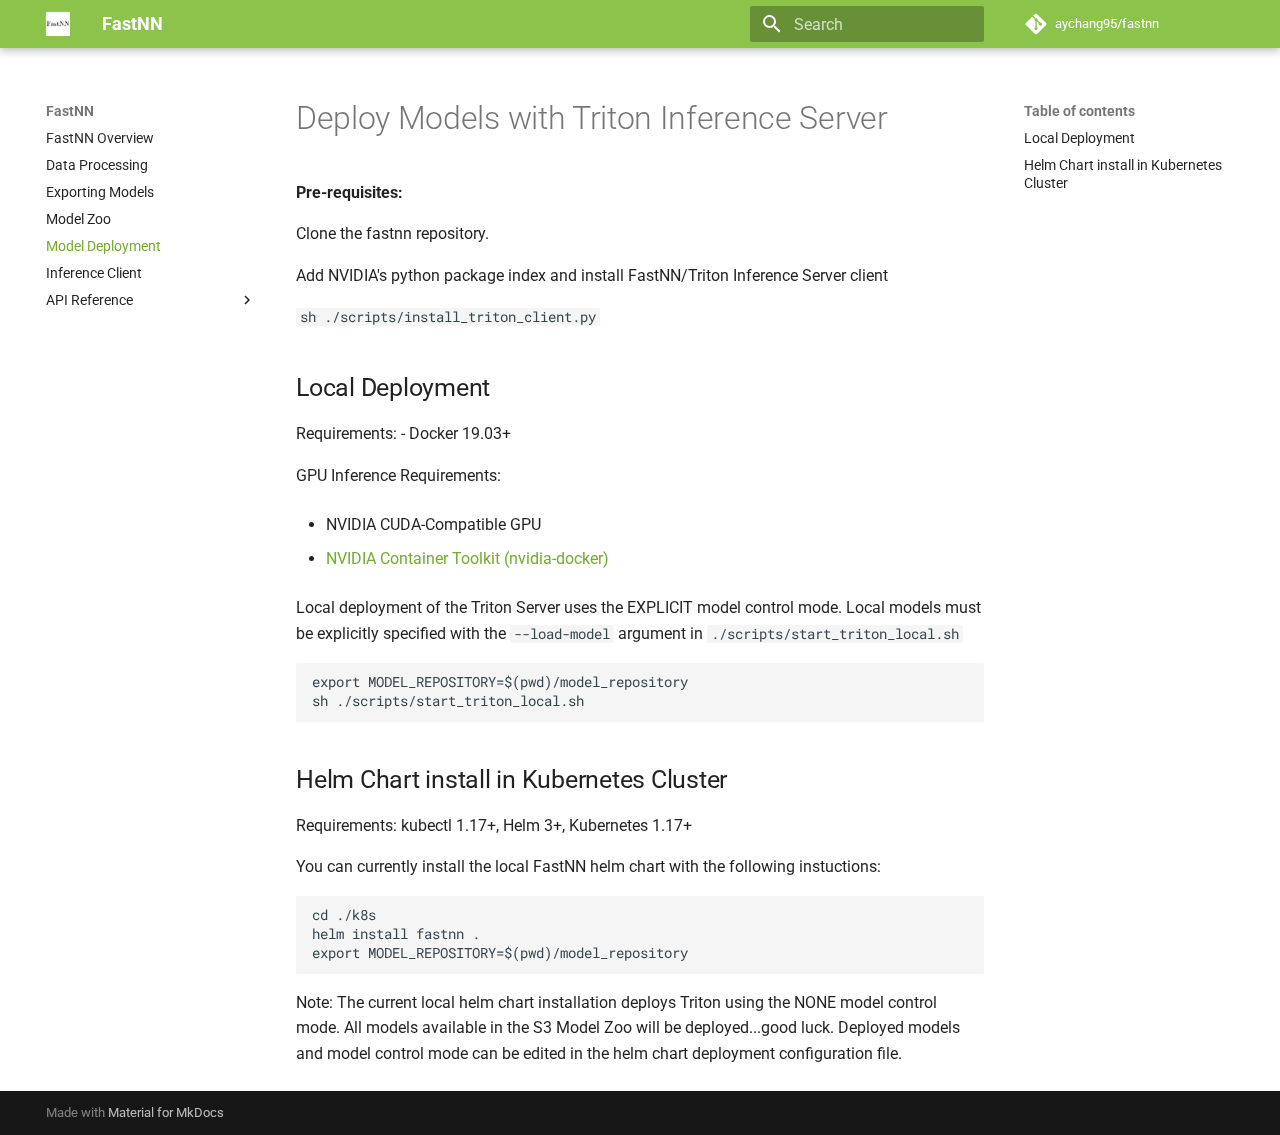
<file: model_deployment.html>
<!doctype html>
<html lang="en" class="no-js">
  <head>
    
      <meta charset="utf-8">
      <meta name="viewport" content="width=device-width,initial-scale=1">
      
        <meta name="description" content="Fast Neural Networks - A framework for deploying serializable and optimizable neural net models at scale in production via. the NVIDIA Triton Inference Server.">
      
      
      
        <link rel="canonical" href="https://github.com/aychang95/fastnn/model_deployment.html">
      
      
        <link rel="prev" href="model_zoo.html">
      
      
        <link rel="next" href="inference_client.html">
      
      
      <link rel="icon" href="images/logo.png">
      <meta name="generator" content="mkdocs-1.5.3, mkdocs-material-9.4.7">
    
    
      
        <title>Model Deployment - FastNN</title>
      
    
    
      <link rel="stylesheet" href="assets/stylesheets/main.4b4a2bd9.min.css">
      
        
        <link rel="stylesheet" href="assets/stylesheets/palette.356b1318.min.css">
      
      


    
    
      
    
    
      
        
        
        <link rel="preconnect" href="https://fonts.gstatic.com" crossorigin>
        <link rel="stylesheet" href="https://fonts.googleapis.com/css?family=Roboto:300,300i,400,400i,700,700i%7CRoboto+Mono:400,400i,700,700i&display=fallback">
        <style>:root{--md-text-font:"Roboto";--md-code-font:"Roboto Mono"}</style>
      
    
    
      <link rel="stylesheet" href="assets/_mkdocstrings.css">
    
    <script>__md_scope=new URL(".",location),__md_hash=e=>[...e].reduce((e,_)=>(e<<5)-e+_.charCodeAt(0),0),__md_get=(e,_=localStorage,t=__md_scope)=>JSON.parse(_.getItem(t.pathname+"."+e)),__md_set=(e,_,t=localStorage,a=__md_scope)=>{try{t.setItem(a.pathname+"."+e,JSON.stringify(_))}catch(e){}}</script>
    
      

    
    
    
  </head>
  
  
    
    
    
    
    
    <body dir="ltr" data-md-color-scheme="default" data-md-color-primary="light-green" data-md-color-accent="indigo">
  
    
    
    <input class="md-toggle" data-md-toggle="drawer" type="checkbox" id="__drawer" autocomplete="off">
    <input class="md-toggle" data-md-toggle="search" type="checkbox" id="__search" autocomplete="off">
    <label class="md-overlay" for="__drawer"></label>
    <div data-md-component="skip">
      
        
        <a href="#deploy-models-with-triton-inference-server" class="md-skip">
          Skip to content
        </a>
      
    </div>
    <div data-md-component="announce">
      
    </div>
    
    
      

  

<header class="md-header md-header--shadow" data-md-component="header">
  <nav class="md-header__inner md-grid" aria-label="Header">
    <a href="index.html" title="FastNN" class="md-header__button md-logo" aria-label="FastNN" data-md-component="logo">
      
  <img src="images/logo.png" alt="logo">

    </a>
    <label class="md-header__button md-icon" for="__drawer">
      
      <svg xmlns="http://www.w3.org/2000/svg" viewBox="0 0 24 24"><path d="M3 6h18v2H3V6m0 5h18v2H3v-2m0 5h18v2H3v-2Z"/></svg>
    </label>
    <div class="md-header__title" data-md-component="header-title">
      <div class="md-header__ellipsis">
        <div class="md-header__topic">
          <span class="md-ellipsis">
            FastNN
          </span>
        </div>
        <div class="md-header__topic" data-md-component="header-topic">
          <span class="md-ellipsis">
            
              Model Deployment
            
          </span>
        </div>
      </div>
    </div>
    
      
    
    
    
      <label class="md-header__button md-icon" for="__search">
        
        <svg xmlns="http://www.w3.org/2000/svg" viewBox="0 0 24 24"><path d="M9.5 3A6.5 6.5 0 0 1 16 9.5c0 1.61-.59 3.09-1.56 4.23l.27.27h.79l5 5-1.5 1.5-5-5v-.79l-.27-.27A6.516 6.516 0 0 1 9.5 16 6.5 6.5 0 0 1 3 9.5 6.5 6.5 0 0 1 9.5 3m0 2C7 5 5 7 5 9.5S7 14 9.5 14 14 12 14 9.5 12 5 9.5 5Z"/></svg>
      </label>
      <div class="md-search" data-md-component="search" role="dialog">
  <label class="md-search__overlay" for="__search"></label>
  <div class="md-search__inner" role="search">
    <form class="md-search__form" name="search">
      <input type="text" class="md-search__input" name="query" aria-label="Search" placeholder="Search" autocapitalize="off" autocorrect="off" autocomplete="off" spellcheck="false" data-md-component="search-query" required>
      <label class="md-search__icon md-icon" for="__search">
        
        <svg xmlns="http://www.w3.org/2000/svg" viewBox="0 0 24 24"><path d="M9.5 3A6.5 6.5 0 0 1 16 9.5c0 1.61-.59 3.09-1.56 4.23l.27.27h.79l5 5-1.5 1.5-5-5v-.79l-.27-.27A6.516 6.516 0 0 1 9.5 16 6.5 6.5 0 0 1 3 9.5 6.5 6.5 0 0 1 9.5 3m0 2C7 5 5 7 5 9.5S7 14 9.5 14 14 12 14 9.5 12 5 9.5 5Z"/></svg>
        
        <svg xmlns="http://www.w3.org/2000/svg" viewBox="0 0 24 24"><path d="M20 11v2H8l5.5 5.5-1.42 1.42L4.16 12l7.92-7.92L13.5 5.5 8 11h12Z"/></svg>
      </label>
      <nav class="md-search__options" aria-label="Search">
        
        <button type="reset" class="md-search__icon md-icon" title="Clear" aria-label="Clear" tabindex="-1">
          
          <svg xmlns="http://www.w3.org/2000/svg" viewBox="0 0 24 24"><path d="M19 6.41 17.59 5 12 10.59 6.41 5 5 6.41 10.59 12 5 17.59 6.41 19 12 13.41 17.59 19 19 17.59 13.41 12 19 6.41Z"/></svg>
        </button>
      </nav>
      
    </form>
    <div class="md-search__output">
      <div class="md-search__scrollwrap" data-md-scrollfix>
        <div class="md-search-result" data-md-component="search-result">
          <div class="md-search-result__meta">
            Initializing search
          </div>
          <ol class="md-search-result__list" role="presentation"></ol>
        </div>
      </div>
    </div>
  </div>
</div>
    
    
      <div class="md-header__source">
        <a href="https://github.com/aychang95/fastnn" title="Go to repository" class="md-source" data-md-component="source">
  <div class="md-source__icon md-icon">
    
    <svg xmlns="http://www.w3.org/2000/svg" viewBox="0 0 448 512"><!--! Font Awesome Free 6.4.2 by @fontawesome - https://fontawesome.com License - https://fontawesome.com/license/free (Icons: CC BY 4.0, Fonts: SIL OFL 1.1, Code: MIT License) Copyright 2023 Fonticons, Inc.--><path d="M439.55 236.05 244 40.45a28.87 28.87 0 0 0-40.81 0l-40.66 40.63 51.52 51.52c27.06-9.14 52.68 16.77 43.39 43.68l49.66 49.66c34.23-11.8 61.18 31 35.47 56.69-26.49 26.49-70.21-2.87-56-37.34L240.22 199v121.85c25.3 12.54 22.26 41.85 9.08 55a34.34 34.34 0 0 1-48.55 0c-17.57-17.6-11.07-46.91 11.25-56v-123c-20.8-8.51-24.6-30.74-18.64-45L142.57 101 8.45 235.14a28.86 28.86 0 0 0 0 40.81l195.61 195.6a28.86 28.86 0 0 0 40.8 0l194.69-194.69a28.86 28.86 0 0 0 0-40.81z"/></svg>
  </div>
  <div class="md-source__repository">
    aychang95/fastnn
  </div>
</a>
      </div>
    
  </nav>
  
</header>
    
    <div class="md-container" data-md-component="container">
      
      
        
          
        
      
      <main class="md-main" data-md-component="main">
        <div class="md-main__inner md-grid">
          
            
              
              <div class="md-sidebar md-sidebar--primary" data-md-component="sidebar" data-md-type="navigation" >
                <div class="md-sidebar__scrollwrap">
                  <div class="md-sidebar__inner">
                    



<nav class="md-nav md-nav--primary" aria-label="Navigation" data-md-level="0">
  <label class="md-nav__title" for="__drawer">
    <a href="index.html" title="FastNN" class="md-nav__button md-logo" aria-label="FastNN" data-md-component="logo">
      
  <img src="images/logo.png" alt="logo">

    </a>
    FastNN
  </label>
  
    <div class="md-nav__source">
      <a href="https://github.com/aychang95/fastnn" title="Go to repository" class="md-source" data-md-component="source">
  <div class="md-source__icon md-icon">
    
    <svg xmlns="http://www.w3.org/2000/svg" viewBox="0 0 448 512"><!--! Font Awesome Free 6.4.2 by @fontawesome - https://fontawesome.com License - https://fontawesome.com/license/free (Icons: CC BY 4.0, Fonts: SIL OFL 1.1, Code: MIT License) Copyright 2023 Fonticons, Inc.--><path d="M439.55 236.05 244 40.45a28.87 28.87 0 0 0-40.81 0l-40.66 40.63 51.52 51.52c27.06-9.14 52.68 16.77 43.39 43.68l49.66 49.66c34.23-11.8 61.18 31 35.47 56.69-26.49 26.49-70.21-2.87-56-37.34L240.22 199v121.85c25.3 12.54 22.26 41.85 9.08 55a34.34 34.34 0 0 1-48.55 0c-17.57-17.6-11.07-46.91 11.25-56v-123c-20.8-8.51-24.6-30.74-18.64-45L142.57 101 8.45 235.14a28.86 28.86 0 0 0 0 40.81l195.61 195.6a28.86 28.86 0 0 0 40.8 0l194.69-194.69a28.86 28.86 0 0 0 0-40.81z"/></svg>
  </div>
  <div class="md-source__repository">
    aychang95/fastnn
  </div>
</a>
    </div>
  
  <ul class="md-nav__list" data-md-scrollfix>
    
      
      
  
  
  
    <li class="md-nav__item">
      <a href="index.html" class="md-nav__link">
        
  
  <span class="md-ellipsis">
    FastNN Overview
  </span>
  

      </a>
    </li>
  

    
      
      
  
  
  
    <li class="md-nav__item">
      <a href="data_processing.html" class="md-nav__link">
        
  
  <span class="md-ellipsis">
    Data Processing
  </span>
  

      </a>
    </li>
  

    
      
      
  
  
  
    <li class="md-nav__item">
      <a href="model_exporting.html" class="md-nav__link">
        
  
  <span class="md-ellipsis">
    Exporting Models
  </span>
  

      </a>
    </li>
  

    
      
      
  
  
  
    <li class="md-nav__item">
      <a href="model_zoo.html" class="md-nav__link">
        
  
  <span class="md-ellipsis">
    Model Zoo
  </span>
  

      </a>
    </li>
  

    
      
      
  
  
    
  
  
    <li class="md-nav__item md-nav__item--active">
      
      <input class="md-nav__toggle md-toggle" type="checkbox" id="__toc">
      
      
        
      
      
        <label class="md-nav__link md-nav__link--active" for="__toc">
          
  
  <span class="md-ellipsis">
    Model Deployment
  </span>
  

          <span class="md-nav__icon md-icon"></span>
        </label>
      
      <a href="model_deployment.html" class="md-nav__link md-nav__link--active">
        
  
  <span class="md-ellipsis">
    Model Deployment
  </span>
  

      </a>
      
        

<nav class="md-nav md-nav--secondary" aria-label="Table of contents">
  
  
  
    
  
  
    <label class="md-nav__title" for="__toc">
      <span class="md-nav__icon md-icon"></span>
      Table of contents
    </label>
    <ul class="md-nav__list" data-md-component="toc" data-md-scrollfix>
      
        <li class="md-nav__item">
  <a href="#local-deployment" class="md-nav__link">
    Local Deployment
  </a>
  
</li>
      
        <li class="md-nav__item">
  <a href="#helm-chart-install-in-kubernetes-cluster" class="md-nav__link">
    Helm Chart install in Kubernetes Cluster
  </a>
  
</li>
      
    </ul>
  
</nav>
      
    </li>
  

    
      
      
  
  
  
    <li class="md-nav__item">
      <a href="inference_client.html" class="md-nav__link">
        
  
  <span class="md-ellipsis">
    Inference Client
  </span>
  

      </a>
    </li>
  

    
      
      
  
  
  
    
    
    
    
    
    <li class="md-nav__item md-nav__item--nested">
      
        
        
        
        <input class="md-nav__toggle md-toggle " type="checkbox" id="__nav_7" >
        
          
          <label class="md-nav__link" for="__nav_7" id="__nav_7_label" tabindex="0">
            
  
  <span class="md-ellipsis">
    API Reference
  </span>
  

            <span class="md-nav__icon md-icon"></span>
          </label>
        
        <nav class="md-nav" data-md-level="1" aria-labelledby="__nav_7_label" aria-expanded="false">
          <label class="md-nav__title" for="__nav_7">
            <span class="md-nav__icon md-icon"></span>
            API Reference
          </label>
          <ul class="md-nav__list" data-md-scrollfix>
            
              
                
  
  
  
    <li class="md-nav__item">
      <a href="api-reference/processor.html" class="md-nav__link">
        
  
  <span class="md-ellipsis">
    Processor
  </span>
  

      </a>
    </li>
  

              
            
              
                
  
  
  
    <li class="md-nav__item">
      <a href="api-reference/fastnn_modules.html" class="md-nav__link">
        
  
  <span class="md-ellipsis">
    FastNN Modules
  </span>
  

      </a>
    </li>
  

              
            
              
                
  
  
  
    <li class="md-nav__item">
      <a href="api-reference/exporter.html" class="md-nav__link">
        
  
  <span class="md-ellipsis">
    Exporter
  </span>
  

      </a>
    </li>
  

              
            
              
                
  
  
  
    <li class="md-nav__item">
      <a href="api-reference/fastnn_client.html" class="md-nav__link">
        
  
  <span class="md-ellipsis">
    FastNN Client
  </span>
  

      </a>
    </li>
  

              
            
          </ul>
        </nav>
      
    </li>
  

    
  </ul>
</nav>
                  </div>
                </div>
              </div>
            
            
              
              <div class="md-sidebar md-sidebar--secondary" data-md-component="sidebar" data-md-type="toc" >
                <div class="md-sidebar__scrollwrap">
                  <div class="md-sidebar__inner">
                    

<nav class="md-nav md-nav--secondary" aria-label="Table of contents">
  
  
  
    
  
  
    <label class="md-nav__title" for="__toc">
      <span class="md-nav__icon md-icon"></span>
      Table of contents
    </label>
    <ul class="md-nav__list" data-md-component="toc" data-md-scrollfix>
      
        <li class="md-nav__item">
  <a href="#local-deployment" class="md-nav__link">
    Local Deployment
  </a>
  
</li>
      
        <li class="md-nav__item">
  <a href="#helm-chart-install-in-kubernetes-cluster" class="md-nav__link">
    Helm Chart install in Kubernetes Cluster
  </a>
  
</li>
      
    </ul>
  
</nav>
                  </div>
                </div>
              </div>
            
          
          
            <div class="md-content" data-md-component="content">
              <article class="md-content__inner md-typeset">
                
                  


<h1 id="deploy-models-with-triton-inference-server">Deploy Models with Triton Inference Server<a class="headerlink" href="#deploy-models-with-triton-inference-server" title="Permanent link">&para;</a></h1>
<p><strong>Pre-requisites:</strong></p>
<p>Clone the fastnn repository.</p>
<p>Add NVIDIA's python package index and install FastNN/Triton Inference Server client</p>
<p><code>sh ./scripts/install_triton_client.py</code></p>
<h2 id="local-deployment"><strong>Local Deployment</strong><a class="headerlink" href="#local-deployment" title="Permanent link">&para;</a></h2>
<p>Requirements:
  - Docker 19.03+</p>
<p>GPU Inference Requirements:</p>
<ul>
<li>
<p>NVIDIA CUDA-Compatible GPU</p>
</li>
<li>
<p><a href="https://docs.nvidia.com/datacenter/cloud-native/container-toolkit/install-guide.html">NVIDIA Container Toolkit (nvidia-docker)</a></p>
</li>
</ul>
<p>Local deployment of the Triton Server uses the EXPLICIT model control mode. Local models must be explicitly specified with the <code>--load-model</code> 
argument in <code>./scripts/start_triton_local.sh</code></p>
<div class="codehilite"><pre><span></span><code><span class="nb">export</span><span class="w"> </span><span class="nv">MODEL_REPOSITORY</span><span class="o">=</span><span class="k">$(</span><span class="nb">pwd</span><span class="k">)</span>/model_repository
sh<span class="w"> </span>./scripts/start_triton_local.sh
</code></pre></div>

<h2 id="helm-chart-install-in-kubernetes-cluster"><strong>Helm Chart install in Kubernetes Cluster</strong><a class="headerlink" href="#helm-chart-install-in-kubernetes-cluster" title="Permanent link">&para;</a></h2>
<p>Requirements: kubectl 1.17+, Helm 3+, Kubernetes 1.17+</p>
<p>You can currently install the local FastNN helm chart with the following instuctions:</p>
<div class="codehilite"><pre><span></span><code><span class="nb">cd</span><span class="w"> </span>./k8s
helm<span class="w"> </span>install<span class="w"> </span>fastnn<span class="w"> </span>.
<span class="nb">export</span><span class="w"> </span><span class="nv">MODEL_REPOSITORY</span><span class="o">=</span><span class="k">$(</span><span class="nb">pwd</span><span class="k">)</span>/model_repository
</code></pre></div>

<p>Note: The current local helm chart installation deploys Triton using the NONE model control mode. All models available in the S3 Model Zoo will be deployed...good luck. 
Deployed models and model control mode can be edited in the helm chart deployment configuration file.</p>





                
              </article>
            </div>
          
          
        </div>
        
      </main>
      
        <footer class="md-footer">
  
  <div class="md-footer-meta md-typeset">
    <div class="md-footer-meta__inner md-grid">
      <div class="md-copyright">
  
  
    Made with
    <a href="https://squidfunk.github.io/mkdocs-material/" target="_blank" rel="noopener">
      Material for MkDocs
    </a>
  
</div>
      
    </div>
  </div>
</footer>
      
    </div>
    <div class="md-dialog" data-md-component="dialog">
      <div class="md-dialog__inner md-typeset"></div>
    </div>
    
    
    <script id="__config" type="application/json">{"base": ".", "features": [], "search": "assets/javascripts/workers/search.f886a092.min.js", "translations": {"clipboard.copied": "Copied to clipboard", "clipboard.copy": "Copy to clipboard", "search.result.more.one": "1 more on this page", "search.result.more.other": "# more on this page", "search.result.none": "No matching documents", "search.result.one": "1 matching document", "search.result.other": "# matching documents", "search.result.placeholder": "Type to start searching", "search.result.term.missing": "Missing", "select.version": "Select version"}}</script>
    
    
      <script src="assets/javascripts/bundle.aecac24b.min.js"></script>
      
    
  </body>
</html>
</file>
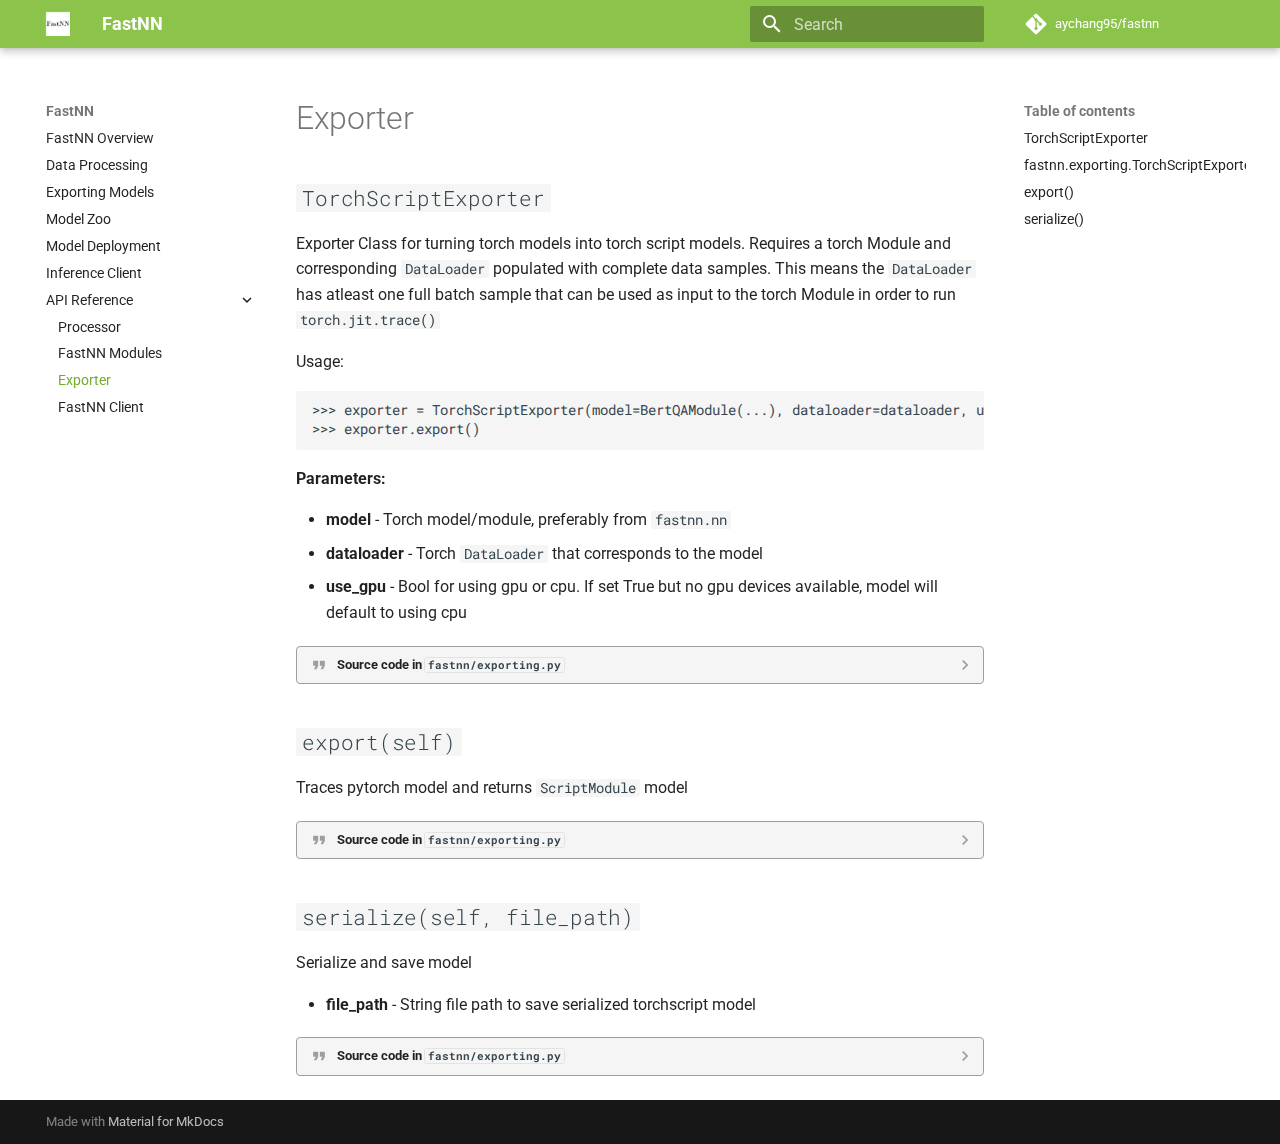
<file: api-reference/exporter.html>
<!doctype html>
<html lang="en" class="no-js">
  <head>
    
      <meta charset="utf-8">
      <meta name="viewport" content="width=device-width,initial-scale=1">
      
        <meta name="description" content="Fast Neural Networks - A framework for deploying serializable and optimizable neural net models at scale in production via. the NVIDIA Triton Inference Server.">
      
      
      
        <link rel="canonical" href="https://github.com/aychang95/fastnn/api-reference/exporter.html">
      
      
        <link rel="prev" href="fastnn_modules.html">
      
      
        <link rel="next" href="fastnn_client.html">
      
      
      <link rel="icon" href="../images/logo.png">
      <meta name="generator" content="mkdocs-1.5.3, mkdocs-material-9.4.7">
    
    
      
        <title>Exporter - FastNN</title>
      
    
    
      <link rel="stylesheet" href="../assets/stylesheets/main.4b4a2bd9.min.css">
      
        
        <link rel="stylesheet" href="../assets/stylesheets/palette.356b1318.min.css">
      
      


    
    
      
    
    
      
        
        
        <link rel="preconnect" href="https://fonts.gstatic.com" crossorigin>
        <link rel="stylesheet" href="https://fonts.googleapis.com/css?family=Roboto:300,300i,400,400i,700,700i%7CRoboto+Mono:400,400i,700,700i&display=fallback">
        <style>:root{--md-text-font:"Roboto";--md-code-font:"Roboto Mono"}</style>
      
    
    
      <link rel="stylesheet" href="../assets/_mkdocstrings.css">
    
    <script>__md_scope=new URL("..",location),__md_hash=e=>[...e].reduce((e,_)=>(e<<5)-e+_.charCodeAt(0),0),__md_get=(e,_=localStorage,t=__md_scope)=>JSON.parse(_.getItem(t.pathname+"."+e)),__md_set=(e,_,t=localStorage,a=__md_scope)=>{try{t.setItem(a.pathname+"."+e,JSON.stringify(_))}catch(e){}}</script>
    
      

    
    
    
  </head>
  
  
    
    
    
    
    
    <body dir="ltr" data-md-color-scheme="default" data-md-color-primary="light-green" data-md-color-accent="indigo">
  
    
    
    <input class="md-toggle" data-md-toggle="drawer" type="checkbox" id="__drawer" autocomplete="off">
    <input class="md-toggle" data-md-toggle="search" type="checkbox" id="__search" autocomplete="off">
    <label class="md-overlay" for="__drawer"></label>
    <div data-md-component="skip">
      
        
        <a href="#torchscriptexporter" class="md-skip">
          Skip to content
        </a>
      
    </div>
    <div data-md-component="announce">
      
    </div>
    
    
      

  

<header class="md-header md-header--shadow" data-md-component="header">
  <nav class="md-header__inner md-grid" aria-label="Header">
    <a href="../index.html" title="FastNN" class="md-header__button md-logo" aria-label="FastNN" data-md-component="logo">
      
  <img src="../images/logo.png" alt="logo">

    </a>
    <label class="md-header__button md-icon" for="__drawer">
      
      <svg xmlns="http://www.w3.org/2000/svg" viewBox="0 0 24 24"><path d="M3 6h18v2H3V6m0 5h18v2H3v-2m0 5h18v2H3v-2Z"/></svg>
    </label>
    <div class="md-header__title" data-md-component="header-title">
      <div class="md-header__ellipsis">
        <div class="md-header__topic">
          <span class="md-ellipsis">
            FastNN
          </span>
        </div>
        <div class="md-header__topic" data-md-component="header-topic">
          <span class="md-ellipsis">
            
              Exporter
            
          </span>
        </div>
      </div>
    </div>
    
      
    
    
    
      <label class="md-header__button md-icon" for="__search">
        
        <svg xmlns="http://www.w3.org/2000/svg" viewBox="0 0 24 24"><path d="M9.5 3A6.5 6.5 0 0 1 16 9.5c0 1.61-.59 3.09-1.56 4.23l.27.27h.79l5 5-1.5 1.5-5-5v-.79l-.27-.27A6.516 6.516 0 0 1 9.5 16 6.5 6.5 0 0 1 3 9.5 6.5 6.5 0 0 1 9.5 3m0 2C7 5 5 7 5 9.5S7 14 9.5 14 14 12 14 9.5 12 5 9.5 5Z"/></svg>
      </label>
      <div class="md-search" data-md-component="search" role="dialog">
  <label class="md-search__overlay" for="__search"></label>
  <div class="md-search__inner" role="search">
    <form class="md-search__form" name="search">
      <input type="text" class="md-search__input" name="query" aria-label="Search" placeholder="Search" autocapitalize="off" autocorrect="off" autocomplete="off" spellcheck="false" data-md-component="search-query" required>
      <label class="md-search__icon md-icon" for="__search">
        
        <svg xmlns="http://www.w3.org/2000/svg" viewBox="0 0 24 24"><path d="M9.5 3A6.5 6.5 0 0 1 16 9.5c0 1.61-.59 3.09-1.56 4.23l.27.27h.79l5 5-1.5 1.5-5-5v-.79l-.27-.27A6.516 6.516 0 0 1 9.5 16 6.5 6.5 0 0 1 3 9.5 6.5 6.5 0 0 1 9.5 3m0 2C7 5 5 7 5 9.5S7 14 9.5 14 14 12 14 9.5 12 5 9.5 5Z"/></svg>
        
        <svg xmlns="http://www.w3.org/2000/svg" viewBox="0 0 24 24"><path d="M20 11v2H8l5.5 5.5-1.42 1.42L4.16 12l7.92-7.92L13.5 5.5 8 11h12Z"/></svg>
      </label>
      <nav class="md-search__options" aria-label="Search">
        
        <button type="reset" class="md-search__icon md-icon" title="Clear" aria-label="Clear" tabindex="-1">
          
          <svg xmlns="http://www.w3.org/2000/svg" viewBox="0 0 24 24"><path d="M19 6.41 17.59 5 12 10.59 6.41 5 5 6.41 10.59 12 5 17.59 6.41 19 12 13.41 17.59 19 19 17.59 13.41 12 19 6.41Z"/></svg>
        </button>
      </nav>
      
    </form>
    <div class="md-search__output">
      <div class="md-search__scrollwrap" data-md-scrollfix>
        <div class="md-search-result" data-md-component="search-result">
          <div class="md-search-result__meta">
            Initializing search
          </div>
          <ol class="md-search-result__list" role="presentation"></ol>
        </div>
      </div>
    </div>
  </div>
</div>
    
    
      <div class="md-header__source">
        <a href="https://github.com/aychang95/fastnn" title="Go to repository" class="md-source" data-md-component="source">
  <div class="md-source__icon md-icon">
    
    <svg xmlns="http://www.w3.org/2000/svg" viewBox="0 0 448 512"><!--! Font Awesome Free 6.4.2 by @fontawesome - https://fontawesome.com License - https://fontawesome.com/license/free (Icons: CC BY 4.0, Fonts: SIL OFL 1.1, Code: MIT License) Copyright 2023 Fonticons, Inc.--><path d="M439.55 236.05 244 40.45a28.87 28.87 0 0 0-40.81 0l-40.66 40.63 51.52 51.52c27.06-9.14 52.68 16.77 43.39 43.68l49.66 49.66c34.23-11.8 61.18 31 35.47 56.69-26.49 26.49-70.21-2.87-56-37.34L240.22 199v121.85c25.3 12.54 22.26 41.85 9.08 55a34.34 34.34 0 0 1-48.55 0c-17.57-17.6-11.07-46.91 11.25-56v-123c-20.8-8.51-24.6-30.74-18.64-45L142.57 101 8.45 235.14a28.86 28.86 0 0 0 0 40.81l195.61 195.6a28.86 28.86 0 0 0 40.8 0l194.69-194.69a28.86 28.86 0 0 0 0-40.81z"/></svg>
  </div>
  <div class="md-source__repository">
    aychang95/fastnn
  </div>
</a>
      </div>
    
  </nav>
  
</header>
    
    <div class="md-container" data-md-component="container">
      
      
        
          
        
      
      <main class="md-main" data-md-component="main">
        <div class="md-main__inner md-grid">
          
            
              
              <div class="md-sidebar md-sidebar--primary" data-md-component="sidebar" data-md-type="navigation" >
                <div class="md-sidebar__scrollwrap">
                  <div class="md-sidebar__inner">
                    



<nav class="md-nav md-nav--primary" aria-label="Navigation" data-md-level="0">
  <label class="md-nav__title" for="__drawer">
    <a href="../index.html" title="FastNN" class="md-nav__button md-logo" aria-label="FastNN" data-md-component="logo">
      
  <img src="../images/logo.png" alt="logo">

    </a>
    FastNN
  </label>
  
    <div class="md-nav__source">
      <a href="https://github.com/aychang95/fastnn" title="Go to repository" class="md-source" data-md-component="source">
  <div class="md-source__icon md-icon">
    
    <svg xmlns="http://www.w3.org/2000/svg" viewBox="0 0 448 512"><!--! Font Awesome Free 6.4.2 by @fontawesome - https://fontawesome.com License - https://fontawesome.com/license/free (Icons: CC BY 4.0, Fonts: SIL OFL 1.1, Code: MIT License) Copyright 2023 Fonticons, Inc.--><path d="M439.55 236.05 244 40.45a28.87 28.87 0 0 0-40.81 0l-40.66 40.63 51.52 51.52c27.06-9.14 52.68 16.77 43.39 43.68l49.66 49.66c34.23-11.8 61.18 31 35.47 56.69-26.49 26.49-70.21-2.87-56-37.34L240.22 199v121.85c25.3 12.54 22.26 41.85 9.08 55a34.34 34.34 0 0 1-48.55 0c-17.57-17.6-11.07-46.91 11.25-56v-123c-20.8-8.51-24.6-30.74-18.64-45L142.57 101 8.45 235.14a28.86 28.86 0 0 0 0 40.81l195.61 195.6a28.86 28.86 0 0 0 40.8 0l194.69-194.69a28.86 28.86 0 0 0 0-40.81z"/></svg>
  </div>
  <div class="md-source__repository">
    aychang95/fastnn
  </div>
</a>
    </div>
  
  <ul class="md-nav__list" data-md-scrollfix>
    
      
      
  
  
  
    <li class="md-nav__item">
      <a href="../index.html" class="md-nav__link">
        
  
  <span class="md-ellipsis">
    FastNN Overview
  </span>
  

      </a>
    </li>
  

    
      
      
  
  
  
    <li class="md-nav__item">
      <a href="../data_processing.html" class="md-nav__link">
        
  
  <span class="md-ellipsis">
    Data Processing
  </span>
  

      </a>
    </li>
  

    
      
      
  
  
  
    <li class="md-nav__item">
      <a href="../model_exporting.html" class="md-nav__link">
        
  
  <span class="md-ellipsis">
    Exporting Models
  </span>
  

      </a>
    </li>
  

    
      
      
  
  
  
    <li class="md-nav__item">
      <a href="../model_zoo.html" class="md-nav__link">
        
  
  <span class="md-ellipsis">
    Model Zoo
  </span>
  

      </a>
    </li>
  

    
      
      
  
  
  
    <li class="md-nav__item">
      <a href="../model_deployment.html" class="md-nav__link">
        
  
  <span class="md-ellipsis">
    Model Deployment
  </span>
  

      </a>
    </li>
  

    
      
      
  
  
  
    <li class="md-nav__item">
      <a href="../inference_client.html" class="md-nav__link">
        
  
  <span class="md-ellipsis">
    Inference Client
  </span>
  

      </a>
    </li>
  

    
      
      
  
  
    
  
  
    
    
    
    
    
    <li class="md-nav__item md-nav__item--active md-nav__item--nested">
      
        
        
        
        <input class="md-nav__toggle md-toggle " type="checkbox" id="__nav_7" checked>
        
          
          <label class="md-nav__link" for="__nav_7" id="__nav_7_label" tabindex="0">
            
  
  <span class="md-ellipsis">
    API Reference
  </span>
  

            <span class="md-nav__icon md-icon"></span>
          </label>
        
        <nav class="md-nav" data-md-level="1" aria-labelledby="__nav_7_label" aria-expanded="true">
          <label class="md-nav__title" for="__nav_7">
            <span class="md-nav__icon md-icon"></span>
            API Reference
          </label>
          <ul class="md-nav__list" data-md-scrollfix>
            
              
                
  
  
  
    <li class="md-nav__item">
      <a href="processor.html" class="md-nav__link">
        
  
  <span class="md-ellipsis">
    Processor
  </span>
  

      </a>
    </li>
  

              
            
              
                
  
  
  
    <li class="md-nav__item">
      <a href="fastnn_modules.html" class="md-nav__link">
        
  
  <span class="md-ellipsis">
    FastNN Modules
  </span>
  

      </a>
    </li>
  

              
            
              
                
  
  
    
  
  
    <li class="md-nav__item md-nav__item--active">
      
      <input class="md-nav__toggle md-toggle" type="checkbox" id="__toc">
      
      
      
        <label class="md-nav__link md-nav__link--active" for="__toc">
          
  
  <span class="md-ellipsis">
    Exporter
  </span>
  

          <span class="md-nav__icon md-icon"></span>
        </label>
      
      <a href="exporter.html" class="md-nav__link md-nav__link--active">
        
  
  <span class="md-ellipsis">
    Exporter
  </span>
  

      </a>
      
        

<nav class="md-nav md-nav--secondary" aria-label="Table of contents">
  
  
  
  
    <label class="md-nav__title" for="__toc">
      <span class="md-nav__icon md-icon"></span>
      Table of contents
    </label>
    <ul class="md-nav__list" data-md-component="toc" data-md-scrollfix>
      
        <li class="md-nav__item">
  <a href="#torchscriptexporter" class="md-nav__link">
    TorchScriptExporter
  </a>
  
</li>
      
        <li class="md-nav__item">
  <a href="#fastnn.exporting.TorchScriptExporter" class="md-nav__link">
    fastnn.exporting.TorchScriptExporter
  </a>
  
</li>
      
        <li class="md-nav__item">
  <a href="#fastnn.exporting.TorchScriptExporter.export" class="md-nav__link">
    export()
  </a>
  
</li>
      
        <li class="md-nav__item">
  <a href="#fastnn.exporting.TorchScriptExporter.serialize" class="md-nav__link">
    serialize()
  </a>
  
</li>
      
    </ul>
  
</nav>
      
    </li>
  

              
            
              
                
  
  
  
    <li class="md-nav__item">
      <a href="fastnn_client.html" class="md-nav__link">
        
  
  <span class="md-ellipsis">
    FastNN Client
  </span>
  

      </a>
    </li>
  

              
            
          </ul>
        </nav>
      
    </li>
  

    
  </ul>
</nav>
                  </div>
                </div>
              </div>
            
            
              
              <div class="md-sidebar md-sidebar--secondary" data-md-component="sidebar" data-md-type="toc" >
                <div class="md-sidebar__scrollwrap">
                  <div class="md-sidebar__inner">
                    

<nav class="md-nav md-nav--secondary" aria-label="Table of contents">
  
  
  
  
    <label class="md-nav__title" for="__toc">
      <span class="md-nav__icon md-icon"></span>
      Table of contents
    </label>
    <ul class="md-nav__list" data-md-component="toc" data-md-scrollfix>
      
        <li class="md-nav__item">
  <a href="#torchscriptexporter" class="md-nav__link">
    TorchScriptExporter
  </a>
  
</li>
      
        <li class="md-nav__item">
  <a href="#fastnn.exporting.TorchScriptExporter" class="md-nav__link">
    fastnn.exporting.TorchScriptExporter
  </a>
  
</li>
      
        <li class="md-nav__item">
  <a href="#fastnn.exporting.TorchScriptExporter.export" class="md-nav__link">
    export()
  </a>
  
</li>
      
        <li class="md-nav__item">
  <a href="#fastnn.exporting.TorchScriptExporter.serialize" class="md-nav__link">
    serialize()
  </a>
  
</li>
      
    </ul>
  
</nav>
                  </div>
                </div>
              </div>
            
          
          
            <div class="md-content" data-md-component="content">
              <article class="md-content__inner md-typeset">
                
                  


  <h1>Exporter</h1>

<h2 id="torchscriptexporter"><code>TorchScriptExporter</code><a class="headerlink" href="#torchscriptexporter" title="Permanent link">&para;</a></h2>


  <div class="doc doc-object doc-class">

<a id="fastnn.exporting.TorchScriptExporter"></a>
    <div class="doc doc-contents first">

      <p>Exporter Class for turning torch models into torch script models. Requires a torch Module and corresponding <code>DataLoader</code> populated with complete data samples.
This means the <code>DataLoader</code> has atleast one full batch sample that can be used as input to the torch Module in order to run <code>torch.jit.trace()</code></p>
<p>Usage:</p>
<div class="codehilite"><pre><span></span><code><span class="o">&gt;&gt;&gt;</span> <span class="n">exporter</span> <span class="o">=</span> <span class="n">TorchScriptExporter</span><span class="p">(</span><span class="n">model</span><span class="o">=</span><span class="n">BertQAModule</span><span class="p">(</span><span class="o">...</span><span class="p">),</span> <span class="n">dataloader</span><span class="o">=</span><span class="n">dataloader</span><span class="p">,</span> <span class="n">use_gpu</span><span class="o">=</span><span class="kc">True</span><span class="p">)</span>
<span class="o">&gt;&gt;&gt;</span> <span class="n">exporter</span><span class="o">.</span><span class="n">export</span><span class="p">()</span>
</code></pre></div>

<p><strong>Parameters:</strong></p>
<ul>
<li><strong>model</strong> - Torch model/module, preferably from <code>fastnn.nn</code></li>
<li><strong>dataloader</strong> - Torch <code>DataLoader</code> that corresponds to the model</li>
<li><strong>use_gpu</strong> - Bool for using gpu or cpu. If set True but no gpu devices available, model will default to using cpu</li>
</ul>

        <details class="quote">
          <summary>Source code in <code>fastnn/exporting.py</code></summary>
          <div class="codehilite"><pre><span></span><code><span class="k">class</span> <span class="nc">TorchScriptExporter</span><span class="p">:</span>
<span class="w">    </span><span class="sd">&quot;&quot;&quot;Exporter Class for turning torch models into torch script models. Requires a torch Module and corresponding `DataLoader` populated with complete data samples.</span>
<span class="sd">    This means the `DataLoader` has atleast one full batch sample that can be used as input to the torch Module in order to run `torch.jit.trace()`</span>

<span class="sd">    Usage:</span>
<span class="sd">    ```python</span>
<span class="sd">    &gt;&gt;&gt; exporter = TorchScriptExporter(model=BertQAModule(...), dataloader=dataloader, use_gpu=True)</span>
<span class="sd">    &gt;&gt;&gt; exporter.export()</span>
<span class="sd">    ```</span>

<span class="sd">    **Parameters:**</span>

<span class="sd">    * **model** - Torch model/module, preferably from `fastnn.nn`</span>
<span class="sd">    * **dataloader** - Torch `DataLoader` that corresponds to the model</span>
<span class="sd">    * **use_gpu** - Bool for using gpu or cpu. If set True but no gpu devices available, model will default to using cpu</span>

<span class="sd">    &quot;&quot;&quot;</span>

    <span class="k">def</span> <span class="fm">__init__</span><span class="p">(</span>
        <span class="bp">self</span><span class="p">,</span> <span class="n">model</span><span class="p">:</span> <span class="n">torch</span><span class="o">.</span><span class="n">nn</span><span class="o">.</span><span class="n">Module</span><span class="p">,</span> <span class="n">dataloader</span><span class="p">:</span> <span class="n">DataLoader</span><span class="p">,</span> <span class="n">use_gpu</span><span class="p">:</span> <span class="nb">bool</span> <span class="o">=</span> <span class="kc">False</span>
    <span class="p">):</span>
        <span class="k">if</span> <span class="n">use_gpu</span><span class="p">:</span>
            <span class="k">if</span> <span class="n">torch</span><span class="o">.</span><span class="n">cuda</span><span class="o">.</span><span class="n">is_available</span><span class="p">():</span>
                <span class="n">device</span> <span class="o">=</span> <span class="n">torch</span><span class="o">.</span><span class="n">device</span><span class="p">(</span><span class="s2">&quot;cuda&quot;</span><span class="p">)</span>
                <span class="n">logger</span><span class="o">.</span><span class="n">info</span><span class="p">(</span><span class="sa">f</span><span class="s2">&quot;Torch model set to device </span><span class="si">{</span><span class="n">device</span><span class="si">}</span><span class="s2">&quot;</span><span class="p">)</span>
            <span class="k">else</span><span class="p">:</span>
                <span class="n">device</span> <span class="o">=</span> <span class="n">torch</span><span class="o">.</span><span class="n">device</span><span class="p">(</span><span class="s2">&quot;cpu&quot;</span><span class="p">)</span>
                <span class="n">logger</span><span class="o">.</span><span class="n">info</span><span class="p">(</span><span class="sa">f</span><span class="s2">&quot;GPU not available...device set to </span><span class="si">{</span><span class="n">device</span><span class="si">}</span><span class="s2">&quot;</span><span class="p">)</span>
        <span class="k">else</span><span class="p">:</span>
            <span class="n">device</span> <span class="o">=</span> <span class="n">torch</span><span class="o">.</span><span class="n">device</span><span class="p">(</span><span class="s2">&quot;cpu&quot;</span><span class="p">)</span>
            <span class="n">logger</span><span class="o">.</span><span class="n">info</span><span class="p">(</span><span class="sa">f</span><span class="s2">&quot;Torch model set to device </span><span class="si">{</span><span class="n">device</span><span class="si">}</span><span class="s2">&quot;</span><span class="p">)</span>

        <span class="bp">self</span><span class="o">.</span><span class="n">model</span> <span class="o">=</span> <span class="n">model</span>
        <span class="bp">self</span><span class="o">.</span><span class="n">model</span><span class="o">.</span><span class="n">eval</span><span class="p">()</span>
        <span class="bp">self</span><span class="o">.</span><span class="n">model</span><span class="o">.</span><span class="n">to</span><span class="p">(</span><span class="n">device</span><span class="p">)</span>
        <span class="bp">self</span><span class="o">.</span><span class="n">dataloader</span> <span class="o">=</span> <span class="n">dataloader</span>
        <span class="bp">self</span><span class="o">.</span><span class="n">torchscript_model</span> <span class="o">=</span> <span class="kc">None</span>

    <span class="k">def</span> <span class="nf">export</span><span class="p">(</span><span class="bp">self</span><span class="p">)</span> <span class="o">-&gt;</span> <span class="n">torch</span><span class="o">.</span><span class="n">jit</span><span class="o">.</span><span class="n">ScriptModule</span><span class="p">:</span>
<span class="w">        </span><span class="sd">&quot;&quot;&quot;Traces pytorch model and returns `ScriptModule` model&quot;&quot;&quot;</span>
        <span class="n">batch_input</span> <span class="o">=</span> <span class="nb">next</span><span class="p">(</span><span class="nb">iter</span><span class="p">(</span><span class="bp">self</span><span class="o">.</span><span class="n">dataloader</span><span class="p">))</span>
        <span class="bp">self</span><span class="o">.</span><span class="n">torchscript_model</span> <span class="o">=</span> <span class="n">torch</span><span class="o">.</span><span class="n">jit</span><span class="o">.</span><span class="n">trace</span><span class="p">(</span><span class="bp">self</span><span class="o">.</span><span class="n">model</span><span class="p">,</span> <span class="nb">tuple</span><span class="p">(</span><span class="n">batch_input</span><span class="p">))</span>
        <span class="k">return</span> <span class="bp">self</span><span class="o">.</span><span class="n">torchscript_model</span>

    <span class="k">def</span> <span class="nf">serialize</span><span class="p">(</span><span class="bp">self</span><span class="p">,</span> <span class="n">file_path</span><span class="p">:</span> <span class="n">Union</span><span class="p">[</span><span class="n">Path</span><span class="p">,</span> <span class="nb">str</span><span class="p">]):</span>
<span class="w">        </span><span class="sd">&quot;&quot;&quot;Serialize and save model</span>

<span class="sd">        * **file_path** - String file path to save serialized torchscript model</span>
<span class="sd">        &quot;&quot;&quot;</span>
        <span class="k">if</span> <span class="nb">isinstance</span><span class="p">(</span><span class="n">file_path</span><span class="p">,</span> <span class="nb">str</span><span class="p">):</span>
            <span class="n">file_path</span> <span class="o">=</span> <span class="n">Path</span><span class="p">(</span><span class="n">file_path</span><span class="p">)</span>

        <span class="k">if</span> <span class="bp">self</span><span class="o">.</span><span class="n">torchscript_model</span><span class="p">:</span>
            <span class="n">file_path</span><span class="o">.</span><span class="n">parent</span><span class="o">.</span><span class="n">mkdir</span><span class="p">(</span><span class="n">parents</span><span class="o">=</span><span class="kc">True</span><span class="p">,</span> <span class="n">exist_ok</span><span class="o">=</span><span class="kc">True</span><span class="p">)</span>
            <span class="bp">self</span><span class="o">.</span><span class="n">torchscript_model</span><span class="o">.</span><span class="n">save</span><span class="p">(</span><span class="nb">str</span><span class="p">(</span><span class="n">file_path</span><span class="p">))</span>
</code></pre></div>
        </details>



  <div class="doc doc-children">










  <div class="doc doc-object doc-method">



<h2 id="fastnn.exporting.TorchScriptExporter.export" class="doc doc-heading">
<code class="codehilite language-python"><span class="n">export</span><span class="p">(</span><span class="bp">self</span><span class="p">)</span></code>


<a href="#fastnn.exporting.TorchScriptExporter.export" class="headerlink" title="Permanent link">&para;</a></h2>

    <div class="doc doc-contents ">

      <p>Traces pytorch model and returns <code>ScriptModule</code> model</p>

        <details class="quote">
          <summary>Source code in <code>fastnn/exporting.py</code></summary>
          <div class="codehilite"><pre><span></span><code><span class="k">def</span> <span class="nf">export</span><span class="p">(</span><span class="bp">self</span><span class="p">)</span> <span class="o">-&gt;</span> <span class="n">torch</span><span class="o">.</span><span class="n">jit</span><span class="o">.</span><span class="n">ScriptModule</span><span class="p">:</span>
<span class="w">    </span><span class="sd">&quot;&quot;&quot;Traces pytorch model and returns `ScriptModule` model&quot;&quot;&quot;</span>
    <span class="n">batch_input</span> <span class="o">=</span> <span class="nb">next</span><span class="p">(</span><span class="nb">iter</span><span class="p">(</span><span class="bp">self</span><span class="o">.</span><span class="n">dataloader</span><span class="p">))</span>
    <span class="bp">self</span><span class="o">.</span><span class="n">torchscript_model</span> <span class="o">=</span> <span class="n">torch</span><span class="o">.</span><span class="n">jit</span><span class="o">.</span><span class="n">trace</span><span class="p">(</span><span class="bp">self</span><span class="o">.</span><span class="n">model</span><span class="p">,</span> <span class="nb">tuple</span><span class="p">(</span><span class="n">batch_input</span><span class="p">))</span>
    <span class="k">return</span> <span class="bp">self</span><span class="o">.</span><span class="n">torchscript_model</span>
</code></pre></div>
        </details>
    </div>

  </div>



  <div class="doc doc-object doc-method">



<h2 id="fastnn.exporting.TorchScriptExporter.serialize" class="doc doc-heading">
<code class="codehilite language-python"><span class="n">serialize</span><span class="p">(</span><span class="bp">self</span><span class="p">,</span> <span class="n">file_path</span><span class="p">)</span></code>


<a href="#fastnn.exporting.TorchScriptExporter.serialize" class="headerlink" title="Permanent link">&para;</a></h2>

    <div class="doc doc-contents ">

      <p>Serialize and save model</p>
<ul>
<li><strong>file_path</strong> - String file path to save serialized torchscript model</li>
</ul>

        <details class="quote">
          <summary>Source code in <code>fastnn/exporting.py</code></summary>
          <div class="codehilite"><pre><span></span><code><span class="k">def</span> <span class="nf">serialize</span><span class="p">(</span><span class="bp">self</span><span class="p">,</span> <span class="n">file_path</span><span class="p">:</span> <span class="n">Union</span><span class="p">[</span><span class="n">Path</span><span class="p">,</span> <span class="nb">str</span><span class="p">]):</span>
<span class="w">    </span><span class="sd">&quot;&quot;&quot;Serialize and save model</span>

<span class="sd">    * **file_path** - String file path to save serialized torchscript model</span>
<span class="sd">    &quot;&quot;&quot;</span>
    <span class="k">if</span> <span class="nb">isinstance</span><span class="p">(</span><span class="n">file_path</span><span class="p">,</span> <span class="nb">str</span><span class="p">):</span>
        <span class="n">file_path</span> <span class="o">=</span> <span class="n">Path</span><span class="p">(</span><span class="n">file_path</span><span class="p">)</span>

    <span class="k">if</span> <span class="bp">self</span><span class="o">.</span><span class="n">torchscript_model</span><span class="p">:</span>
        <span class="n">file_path</span><span class="o">.</span><span class="n">parent</span><span class="o">.</span><span class="n">mkdir</span><span class="p">(</span><span class="n">parents</span><span class="o">=</span><span class="kc">True</span><span class="p">,</span> <span class="n">exist_ok</span><span class="o">=</span><span class="kc">True</span><span class="p">)</span>
        <span class="bp">self</span><span class="o">.</span><span class="n">torchscript_model</span><span class="o">.</span><span class="n">save</span><span class="p">(</span><span class="nb">str</span><span class="p">(</span><span class="n">file_path</span><span class="p">))</span>
</code></pre></div>
        </details>
    </div>

  </div>





  </div>

    </div>

  </div>





                
              </article>
            </div>
          
          
        </div>
        
      </main>
      
        <footer class="md-footer">
  
  <div class="md-footer-meta md-typeset">
    <div class="md-footer-meta__inner md-grid">
      <div class="md-copyright">
  
  
    Made with
    <a href="https://squidfunk.github.io/mkdocs-material/" target="_blank" rel="noopener">
      Material for MkDocs
    </a>
  
</div>
      
    </div>
  </div>
</footer>
      
    </div>
    <div class="md-dialog" data-md-component="dialog">
      <div class="md-dialog__inner md-typeset"></div>
    </div>
    
    
    <script id="__config" type="application/json">{"base": "..", "features": [], "search": "../assets/javascripts/workers/search.f886a092.min.js", "translations": {"clipboard.copied": "Copied to clipboard", "clipboard.copy": "Copy to clipboard", "search.result.more.one": "1 more on this page", "search.result.more.other": "# more on this page", "search.result.none": "No matching documents", "search.result.one": "1 matching document", "search.result.other": "# matching documents", "search.result.placeholder": "Type to start searching", "search.result.term.missing": "Missing", "select.version": "Select version"}}</script>
    
    
      <script src="../assets/javascripts/bundle.aecac24b.min.js"></script>
      
    
  </body>
</html>
</file>
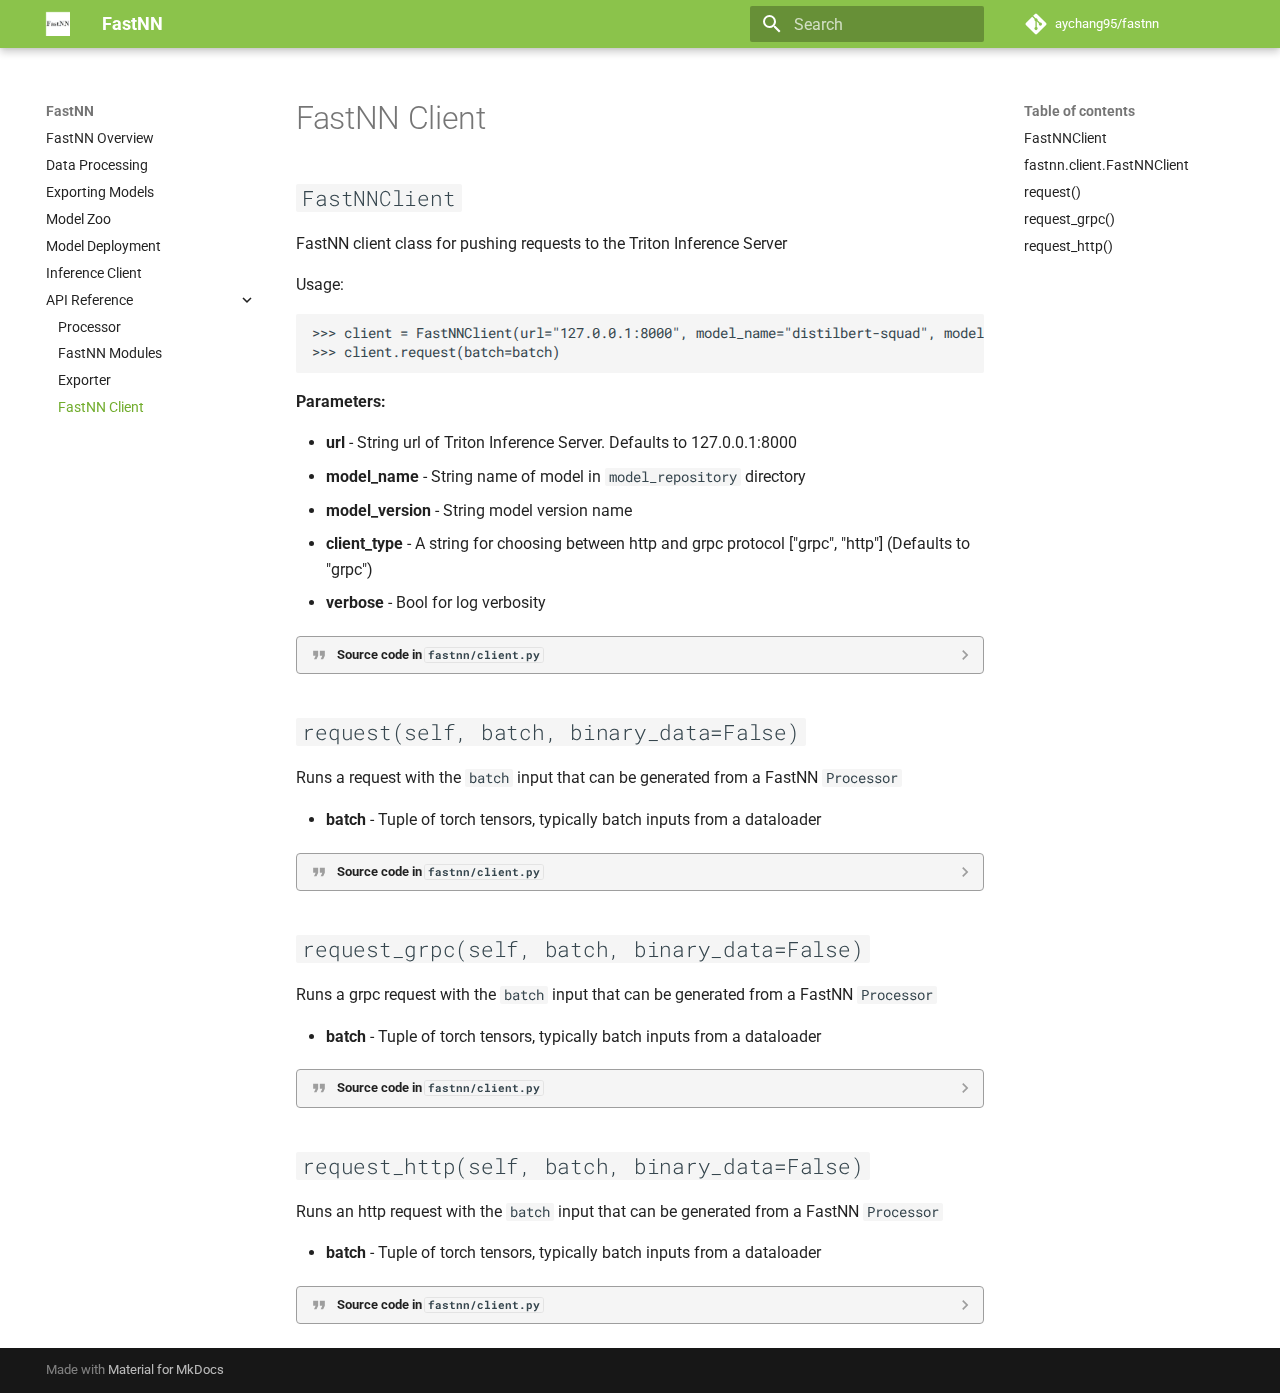
<file: api-reference/fastnn_client.html>
<!doctype html>
<html lang="en" class="no-js">
  <head>
    
      <meta charset="utf-8">
      <meta name="viewport" content="width=device-width,initial-scale=1">
      
        <meta name="description" content="Fast Neural Networks - A framework for deploying serializable and optimizable neural net models at scale in production via. the NVIDIA Triton Inference Server.">
      
      
      
        <link rel="canonical" href="https://github.com/aychang95/fastnn/api-reference/fastnn_client.html">
      
      
        <link rel="prev" href="exporter.html">
      
      
      
      <link rel="icon" href="../images/logo.png">
      <meta name="generator" content="mkdocs-1.5.3, mkdocs-material-9.4.7">
    
    
      
        <title>FastNN Client - FastNN</title>
      
    
    
      <link rel="stylesheet" href="../assets/stylesheets/main.4b4a2bd9.min.css">
      
        
        <link rel="stylesheet" href="../assets/stylesheets/palette.356b1318.min.css">
      
      


    
    
      
    
    
      
        
        
        <link rel="preconnect" href="https://fonts.gstatic.com" crossorigin>
        <link rel="stylesheet" href="https://fonts.googleapis.com/css?family=Roboto:300,300i,400,400i,700,700i%7CRoboto+Mono:400,400i,700,700i&display=fallback">
        <style>:root{--md-text-font:"Roboto";--md-code-font:"Roboto Mono"}</style>
      
    
    
      <link rel="stylesheet" href="../assets/_mkdocstrings.css">
    
    <script>__md_scope=new URL("..",location),__md_hash=e=>[...e].reduce((e,_)=>(e<<5)-e+_.charCodeAt(0),0),__md_get=(e,_=localStorage,t=__md_scope)=>JSON.parse(_.getItem(t.pathname+"."+e)),__md_set=(e,_,t=localStorage,a=__md_scope)=>{try{t.setItem(a.pathname+"."+e,JSON.stringify(_))}catch(e){}}</script>
    
      

    
    
    
  </head>
  
  
    
    
    
    
    
    <body dir="ltr" data-md-color-scheme="default" data-md-color-primary="light-green" data-md-color-accent="indigo">
  
    
    
    <input class="md-toggle" data-md-toggle="drawer" type="checkbox" id="__drawer" autocomplete="off">
    <input class="md-toggle" data-md-toggle="search" type="checkbox" id="__search" autocomplete="off">
    <label class="md-overlay" for="__drawer"></label>
    <div data-md-component="skip">
      
        
        <a href="#fastnnclient" class="md-skip">
          Skip to content
        </a>
      
    </div>
    <div data-md-component="announce">
      
    </div>
    
    
      

  

<header class="md-header md-header--shadow" data-md-component="header">
  <nav class="md-header__inner md-grid" aria-label="Header">
    <a href="../index.html" title="FastNN" class="md-header__button md-logo" aria-label="FastNN" data-md-component="logo">
      
  <img src="../images/logo.png" alt="logo">

    </a>
    <label class="md-header__button md-icon" for="__drawer">
      
      <svg xmlns="http://www.w3.org/2000/svg" viewBox="0 0 24 24"><path d="M3 6h18v2H3V6m0 5h18v2H3v-2m0 5h18v2H3v-2Z"/></svg>
    </label>
    <div class="md-header__title" data-md-component="header-title">
      <div class="md-header__ellipsis">
        <div class="md-header__topic">
          <span class="md-ellipsis">
            FastNN
          </span>
        </div>
        <div class="md-header__topic" data-md-component="header-topic">
          <span class="md-ellipsis">
            
              FastNN Client
            
          </span>
        </div>
      </div>
    </div>
    
      
    
    
    
      <label class="md-header__button md-icon" for="__search">
        
        <svg xmlns="http://www.w3.org/2000/svg" viewBox="0 0 24 24"><path d="M9.5 3A6.5 6.5 0 0 1 16 9.5c0 1.61-.59 3.09-1.56 4.23l.27.27h.79l5 5-1.5 1.5-5-5v-.79l-.27-.27A6.516 6.516 0 0 1 9.5 16 6.5 6.5 0 0 1 3 9.5 6.5 6.5 0 0 1 9.5 3m0 2C7 5 5 7 5 9.5S7 14 9.5 14 14 12 14 9.5 12 5 9.5 5Z"/></svg>
      </label>
      <div class="md-search" data-md-component="search" role="dialog">
  <label class="md-search__overlay" for="__search"></label>
  <div class="md-search__inner" role="search">
    <form class="md-search__form" name="search">
      <input type="text" class="md-search__input" name="query" aria-label="Search" placeholder="Search" autocapitalize="off" autocorrect="off" autocomplete="off" spellcheck="false" data-md-component="search-query" required>
      <label class="md-search__icon md-icon" for="__search">
        
        <svg xmlns="http://www.w3.org/2000/svg" viewBox="0 0 24 24"><path d="M9.5 3A6.5 6.5 0 0 1 16 9.5c0 1.61-.59 3.09-1.56 4.23l.27.27h.79l5 5-1.5 1.5-5-5v-.79l-.27-.27A6.516 6.516 0 0 1 9.5 16 6.5 6.5 0 0 1 3 9.5 6.5 6.5 0 0 1 9.5 3m0 2C7 5 5 7 5 9.5S7 14 9.5 14 14 12 14 9.5 12 5 9.5 5Z"/></svg>
        
        <svg xmlns="http://www.w3.org/2000/svg" viewBox="0 0 24 24"><path d="M20 11v2H8l5.5 5.5-1.42 1.42L4.16 12l7.92-7.92L13.5 5.5 8 11h12Z"/></svg>
      </label>
      <nav class="md-search__options" aria-label="Search">
        
        <button type="reset" class="md-search__icon md-icon" title="Clear" aria-label="Clear" tabindex="-1">
          
          <svg xmlns="http://www.w3.org/2000/svg" viewBox="0 0 24 24"><path d="M19 6.41 17.59 5 12 10.59 6.41 5 5 6.41 10.59 12 5 17.59 6.41 19 12 13.41 17.59 19 19 17.59 13.41 12 19 6.41Z"/></svg>
        </button>
      </nav>
      
    </form>
    <div class="md-search__output">
      <div class="md-search__scrollwrap" data-md-scrollfix>
        <div class="md-search-result" data-md-component="search-result">
          <div class="md-search-result__meta">
            Initializing search
          </div>
          <ol class="md-search-result__list" role="presentation"></ol>
        </div>
      </div>
    </div>
  </div>
</div>
    
    
      <div class="md-header__source">
        <a href="https://github.com/aychang95/fastnn" title="Go to repository" class="md-source" data-md-component="source">
  <div class="md-source__icon md-icon">
    
    <svg xmlns="http://www.w3.org/2000/svg" viewBox="0 0 448 512"><!--! Font Awesome Free 6.4.2 by @fontawesome - https://fontawesome.com License - https://fontawesome.com/license/free (Icons: CC BY 4.0, Fonts: SIL OFL 1.1, Code: MIT License) Copyright 2023 Fonticons, Inc.--><path d="M439.55 236.05 244 40.45a28.87 28.87 0 0 0-40.81 0l-40.66 40.63 51.52 51.52c27.06-9.14 52.68 16.77 43.39 43.68l49.66 49.66c34.23-11.8 61.18 31 35.47 56.69-26.49 26.49-70.21-2.87-56-37.34L240.22 199v121.85c25.3 12.54 22.26 41.85 9.08 55a34.34 34.34 0 0 1-48.55 0c-17.57-17.6-11.07-46.91 11.25-56v-123c-20.8-8.51-24.6-30.74-18.64-45L142.57 101 8.45 235.14a28.86 28.86 0 0 0 0 40.81l195.61 195.6a28.86 28.86 0 0 0 40.8 0l194.69-194.69a28.86 28.86 0 0 0 0-40.81z"/></svg>
  </div>
  <div class="md-source__repository">
    aychang95/fastnn
  </div>
</a>
      </div>
    
  </nav>
  
</header>
    
    <div class="md-container" data-md-component="container">
      
      
        
          
        
      
      <main class="md-main" data-md-component="main">
        <div class="md-main__inner md-grid">
          
            
              
              <div class="md-sidebar md-sidebar--primary" data-md-component="sidebar" data-md-type="navigation" >
                <div class="md-sidebar__scrollwrap">
                  <div class="md-sidebar__inner">
                    



<nav class="md-nav md-nav--primary" aria-label="Navigation" data-md-level="0">
  <label class="md-nav__title" for="__drawer">
    <a href="../index.html" title="FastNN" class="md-nav__button md-logo" aria-label="FastNN" data-md-component="logo">
      
  <img src="../images/logo.png" alt="logo">

    </a>
    FastNN
  </label>
  
    <div class="md-nav__source">
      <a href="https://github.com/aychang95/fastnn" title="Go to repository" class="md-source" data-md-component="source">
  <div class="md-source__icon md-icon">
    
    <svg xmlns="http://www.w3.org/2000/svg" viewBox="0 0 448 512"><!--! Font Awesome Free 6.4.2 by @fontawesome - https://fontawesome.com License - https://fontawesome.com/license/free (Icons: CC BY 4.0, Fonts: SIL OFL 1.1, Code: MIT License) Copyright 2023 Fonticons, Inc.--><path d="M439.55 236.05 244 40.45a28.87 28.87 0 0 0-40.81 0l-40.66 40.63 51.52 51.52c27.06-9.14 52.68 16.77 43.39 43.68l49.66 49.66c34.23-11.8 61.18 31 35.47 56.69-26.49 26.49-70.21-2.87-56-37.34L240.22 199v121.85c25.3 12.54 22.26 41.85 9.08 55a34.34 34.34 0 0 1-48.55 0c-17.57-17.6-11.07-46.91 11.25-56v-123c-20.8-8.51-24.6-30.74-18.64-45L142.57 101 8.45 235.14a28.86 28.86 0 0 0 0 40.81l195.61 195.6a28.86 28.86 0 0 0 40.8 0l194.69-194.69a28.86 28.86 0 0 0 0-40.81z"/></svg>
  </div>
  <div class="md-source__repository">
    aychang95/fastnn
  </div>
</a>
    </div>
  
  <ul class="md-nav__list" data-md-scrollfix>
    
      
      
  
  
  
    <li class="md-nav__item">
      <a href="../index.html" class="md-nav__link">
        
  
  <span class="md-ellipsis">
    FastNN Overview
  </span>
  

      </a>
    </li>
  

    
      
      
  
  
  
    <li class="md-nav__item">
      <a href="../data_processing.html" class="md-nav__link">
        
  
  <span class="md-ellipsis">
    Data Processing
  </span>
  

      </a>
    </li>
  

    
      
      
  
  
  
    <li class="md-nav__item">
      <a href="../model_exporting.html" class="md-nav__link">
        
  
  <span class="md-ellipsis">
    Exporting Models
  </span>
  

      </a>
    </li>
  

    
      
      
  
  
  
    <li class="md-nav__item">
      <a href="../model_zoo.html" class="md-nav__link">
        
  
  <span class="md-ellipsis">
    Model Zoo
  </span>
  

      </a>
    </li>
  

    
      
      
  
  
  
    <li class="md-nav__item">
      <a href="../model_deployment.html" class="md-nav__link">
        
  
  <span class="md-ellipsis">
    Model Deployment
  </span>
  

      </a>
    </li>
  

    
      
      
  
  
  
    <li class="md-nav__item">
      <a href="../inference_client.html" class="md-nav__link">
        
  
  <span class="md-ellipsis">
    Inference Client
  </span>
  

      </a>
    </li>
  

    
      
      
  
  
    
  
  
    
    
    
    
    
    <li class="md-nav__item md-nav__item--active md-nav__item--nested">
      
        
        
        
        <input class="md-nav__toggle md-toggle " type="checkbox" id="__nav_7" checked>
        
          
          <label class="md-nav__link" for="__nav_7" id="__nav_7_label" tabindex="0">
            
  
  <span class="md-ellipsis">
    API Reference
  </span>
  

            <span class="md-nav__icon md-icon"></span>
          </label>
        
        <nav class="md-nav" data-md-level="1" aria-labelledby="__nav_7_label" aria-expanded="true">
          <label class="md-nav__title" for="__nav_7">
            <span class="md-nav__icon md-icon"></span>
            API Reference
          </label>
          <ul class="md-nav__list" data-md-scrollfix>
            
              
                
  
  
  
    <li class="md-nav__item">
      <a href="processor.html" class="md-nav__link">
        
  
  <span class="md-ellipsis">
    Processor
  </span>
  

      </a>
    </li>
  

              
            
              
                
  
  
  
    <li class="md-nav__item">
      <a href="fastnn_modules.html" class="md-nav__link">
        
  
  <span class="md-ellipsis">
    FastNN Modules
  </span>
  

      </a>
    </li>
  

              
            
              
                
  
  
  
    <li class="md-nav__item">
      <a href="exporter.html" class="md-nav__link">
        
  
  <span class="md-ellipsis">
    Exporter
  </span>
  

      </a>
    </li>
  

              
            
              
                
  
  
    
  
  
    <li class="md-nav__item md-nav__item--active">
      
      <input class="md-nav__toggle md-toggle" type="checkbox" id="__toc">
      
      
      
        <label class="md-nav__link md-nav__link--active" for="__toc">
          
  
  <span class="md-ellipsis">
    FastNN Client
  </span>
  

          <span class="md-nav__icon md-icon"></span>
        </label>
      
      <a href="fastnn_client.html" class="md-nav__link md-nav__link--active">
        
  
  <span class="md-ellipsis">
    FastNN Client
  </span>
  

      </a>
      
        

<nav class="md-nav md-nav--secondary" aria-label="Table of contents">
  
  
  
  
    <label class="md-nav__title" for="__toc">
      <span class="md-nav__icon md-icon"></span>
      Table of contents
    </label>
    <ul class="md-nav__list" data-md-component="toc" data-md-scrollfix>
      
        <li class="md-nav__item">
  <a href="#fastnnclient" class="md-nav__link">
    FastNNClient
  </a>
  
</li>
      
        <li class="md-nav__item">
  <a href="#fastnn.client.FastNNClient" class="md-nav__link">
    fastnn.client.FastNNClient
  </a>
  
</li>
      
        <li class="md-nav__item">
  <a href="#fastnn.client.FastNNClient.request" class="md-nav__link">
    request()
  </a>
  
</li>
      
        <li class="md-nav__item">
  <a href="#fastnn.client.FastNNClient.request_grpc" class="md-nav__link">
    request_grpc()
  </a>
  
</li>
      
        <li class="md-nav__item">
  <a href="#fastnn.client.FastNNClient.request_http" class="md-nav__link">
    request_http()
  </a>
  
</li>
      
    </ul>
  
</nav>
      
    </li>
  

              
            
          </ul>
        </nav>
      
    </li>
  

    
  </ul>
</nav>
                  </div>
                </div>
              </div>
            
            
              
              <div class="md-sidebar md-sidebar--secondary" data-md-component="sidebar" data-md-type="toc" >
                <div class="md-sidebar__scrollwrap">
                  <div class="md-sidebar__inner">
                    

<nav class="md-nav md-nav--secondary" aria-label="Table of contents">
  
  
  
  
    <label class="md-nav__title" for="__toc">
      <span class="md-nav__icon md-icon"></span>
      Table of contents
    </label>
    <ul class="md-nav__list" data-md-component="toc" data-md-scrollfix>
      
        <li class="md-nav__item">
  <a href="#fastnnclient" class="md-nav__link">
    FastNNClient
  </a>
  
</li>
      
        <li class="md-nav__item">
  <a href="#fastnn.client.FastNNClient" class="md-nav__link">
    fastnn.client.FastNNClient
  </a>
  
</li>
      
        <li class="md-nav__item">
  <a href="#fastnn.client.FastNNClient.request" class="md-nav__link">
    request()
  </a>
  
</li>
      
        <li class="md-nav__item">
  <a href="#fastnn.client.FastNNClient.request_grpc" class="md-nav__link">
    request_grpc()
  </a>
  
</li>
      
        <li class="md-nav__item">
  <a href="#fastnn.client.FastNNClient.request_http" class="md-nav__link">
    request_http()
  </a>
  
</li>
      
    </ul>
  
</nav>
                  </div>
                </div>
              </div>
            
          
          
            <div class="md-content" data-md-component="content">
              <article class="md-content__inner md-typeset">
                
                  


  <h1>FastNN Client</h1>

<h2 id="fastnnclient"><code>FastNNClient</code><a class="headerlink" href="#fastnnclient" title="Permanent link">&para;</a></h2>


  <div class="doc doc-object doc-class">

<a id="fastnn.client.FastNNClient"></a>
    <div class="doc doc-contents first">

      <p>FastNN client class for pushing requests to the Triton Inference Server</p>
<p>Usage:</p>
<div class="codehilite"><pre><span></span><code><span class="o">&gt;&gt;&gt;</span> <span class="n">client</span> <span class="o">=</span> <span class="n">FastNNClient</span><span class="p">(</span><span class="n">url</span><span class="o">=</span><span class="s2">&quot;127.0.0.1:8000&quot;</span><span class="p">,</span> <span class="n">model_name</span><span class="o">=</span><span class="s2">&quot;distilbert-squad&quot;</span><span class="p">,</span> <span class="n">model_version</span><span class="o">=</span><span class="s2">&quot;1&quot;</span><span class="p">)</span>
<span class="o">&gt;&gt;&gt;</span> <span class="n">client</span><span class="o">.</span><span class="n">request</span><span class="p">(</span><span class="n">batch</span><span class="o">=</span><span class="n">batch</span><span class="p">)</span>
</code></pre></div>

<p><strong>Parameters:</strong></p>
<ul>
<li><strong>url</strong> - String url of Triton Inference Server. Defaults to 127.0.0.1:8000</li>
<li><strong>model_name</strong> - String name of model in <code>model_repository</code> directory</li>
<li><strong>model_version</strong> - String model version name</li>
<li><strong>client_type</strong> - A string for choosing between http and grpc protocol ["grpc", "http"] (Defaults to "grpc")</li>
<li><strong>verbose</strong> - Bool for log verbosity</li>
</ul>

        <details class="quote">
          <summary>Source code in <code>fastnn/client.py</code></summary>
          <div class="codehilite"><pre><span></span><code><span class="k">class</span> <span class="nc">FastNNClient</span><span class="p">:</span>
<span class="w">    </span><span class="sd">&quot;&quot;&quot;FastNN client class for pushing requests to the Triton Inference Server</span>


<span class="sd">    Usage:</span>
<span class="sd">    ```python</span>
<span class="sd">    &gt;&gt;&gt; client = FastNNClient(url=&quot;127.0.0.1:8000&quot;, model_name=&quot;distilbert-squad&quot;, model_version=&quot;1&quot;)</span>
<span class="sd">    &gt;&gt;&gt; client.request(batch=batch)</span>
<span class="sd">    ```</span>

<span class="sd">    **Parameters:**</span>

<span class="sd">    * **url** - String url of Triton Inference Server. Defaults to 127.0.0.1:8000</span>
<span class="sd">    * **model_name** - String name of model in `model_repository` directory</span>
<span class="sd">    * **model_version** - String model version name</span>
<span class="sd">    * **client_type** - A string for choosing between http and grpc protocol [&quot;grpc&quot;, &quot;http&quot;] (Defaults to &quot;grpc&quot;)</span>
<span class="sd">    * **verbose** - Bool for log verbosity</span>
<span class="sd">    &quot;&quot;&quot;</span>

    <span class="k">def</span> <span class="fm">__init__</span><span class="p">(</span>
        <span class="bp">self</span><span class="p">,</span>
        <span class="n">url</span><span class="p">:</span> <span class="nb">str</span> <span class="o">=</span> <span class="s2">&quot;127.0.0.1:8000&quot;</span><span class="p">,</span>
        <span class="n">model_name</span><span class="p">:</span> <span class="nb">str</span> <span class="o">=</span> <span class="s2">&quot;distilbert-squad&quot;</span><span class="p">,</span>
        <span class="n">model_version</span><span class="p">:</span> <span class="nb">str</span> <span class="o">=</span> <span class="s2">&quot;1&quot;</span><span class="p">,</span>
        <span class="n">client_type</span><span class="p">:</span> <span class="nb">str</span> <span class="o">=</span> <span class="s2">&quot;grpc&quot;</span><span class="p">,</span>
        <span class="n">verbose</span><span class="p">:</span> <span class="nb">bool</span> <span class="o">=</span> <span class="kc">False</span><span class="p">,</span>
    <span class="p">):</span>

        <span class="k">if</span> <span class="n">client_type</span> <span class="o">==</span> <span class="s2">&quot;grpc&quot;</span><span class="p">:</span>
            <span class="bp">self</span><span class="o">.</span><span class="n">client_pkg</span> <span class="o">=</span> <span class="n">grpc</span>
        <span class="k">elif</span> <span class="n">client_type</span> <span class="o">==</span> <span class="s2">&quot;http&quot;</span><span class="p">:</span>
            <span class="bp">self</span><span class="o">.</span><span class="n">client_pkg</span> <span class="o">=</span> <span class="n">http</span>
        <span class="k">else</span><span class="p">:</span>
            <span class="ne">ValueError</span><span class="p">(</span><span class="s2">&quot;Paramater &#39;client_type&#39; must be either grpc or http&quot;</span><span class="p">)</span>

        <span class="bp">self</span><span class="o">.</span><span class="n">url</span> <span class="o">=</span> <span class="n">url</span>
        <span class="bp">self</span><span class="o">.</span><span class="n">model_name</span> <span class="o">=</span> <span class="n">model_name</span>
        <span class="bp">self</span><span class="o">.</span><span class="n">model_version</span> <span class="o">=</span> <span class="n">model_version</span>
        <span class="bp">self</span><span class="o">.</span><span class="n">client_type</span> <span class="o">=</span> <span class="n">client_type</span>

        <span class="bp">self</span><span class="o">.</span><span class="n">triton_client</span> <span class="o">=</span> <span class="bp">self</span><span class="o">.</span><span class="n">client_pkg</span><span class="o">.</span><span class="n">InferenceServerClient</span><span class="p">(</span>
            <span class="n">url</span><span class="o">=</span><span class="n">url</span><span class="p">,</span> <span class="n">verbose</span><span class="o">=</span><span class="n">verbose</span>
        <span class="p">)</span>
        <span class="bp">self</span><span class="o">.</span><span class="n">model_metadata</span> <span class="o">=</span> <span class="bp">self</span><span class="o">.</span><span class="n">triton_client</span><span class="o">.</span><span class="n">get_model_metadata</span><span class="p">(</span>
            <span class="n">model_name</span><span class="o">=</span><span class="n">model_name</span><span class="p">,</span> <span class="n">model_version</span><span class="o">=</span><span class="n">model_version</span>
        <span class="p">)</span>
        <span class="bp">self</span><span class="o">.</span><span class="n">model_config</span> <span class="o">=</span> <span class="bp">self</span><span class="o">.</span><span class="n">triton_client</span><span class="o">.</span><span class="n">get_model_config</span><span class="p">(</span>
            <span class="n">model_name</span><span class="o">=</span><span class="n">model_name</span><span class="p">,</span> <span class="n">model_version</span><span class="o">=</span><span class="n">model_version</span>
        <span class="p">)</span>

    <span class="k">def</span> <span class="nf">request</span><span class="p">(</span>
        <span class="bp">self</span><span class="p">,</span> <span class="n">batch</span><span class="p">:</span> <span class="n">Tuple</span><span class="p">[</span><span class="n">torch</span><span class="o">.</span><span class="n">Tensor</span><span class="p">],</span> <span class="n">binary_data</span><span class="p">:</span> <span class="nb">bool</span> <span class="o">=</span> <span class="kc">False</span>
    <span class="p">)</span> <span class="o">-&gt;</span> <span class="n">InferResult</span><span class="p">:</span>
<span class="w">        </span><span class="sd">&quot;&quot;&quot;Runs a request with the `batch` input that can be generated from a FastNN `Processor`</span>

<span class="sd">        * **batch** - Tuple of torch tensors, typically batch inputs from a dataloader</span>
<span class="sd">        &quot;&quot;&quot;</span>
        <span class="k">if</span> <span class="bp">self</span><span class="o">.</span><span class="n">client_type</span> <span class="o">==</span> <span class="s2">&quot;grpc&quot;</span><span class="p">:</span>
            <span class="k">return</span> <span class="bp">self</span><span class="o">.</span><span class="n">request_grpc</span><span class="p">(</span><span class="n">batch</span><span class="o">=</span><span class="n">batch</span><span class="p">)</span>
        <span class="k">elif</span> <span class="bp">self</span><span class="o">.</span><span class="n">client_type</span> <span class="o">==</span> <span class="s2">&quot;http&quot;</span><span class="p">:</span>
            <span class="k">return</span> <span class="bp">self</span><span class="o">.</span><span class="n">request_http</span><span class="p">(</span><span class="n">batch</span><span class="o">=</span><span class="n">batch</span><span class="p">)</span>
        <span class="k">else</span><span class="p">:</span>
            <span class="ne">ValueError</span><span class="p">(</span><span class="s2">&quot;Paramater &#39;client_type&#39; must be either grpc or http&quot;</span><span class="p">)</span>

    <span class="k">def</span> <span class="nf">request_http</span><span class="p">(</span>
        <span class="bp">self</span><span class="p">,</span> <span class="n">batch</span><span class="p">:</span> <span class="n">Tuple</span><span class="p">[</span><span class="n">torch</span><span class="o">.</span><span class="n">Tensor</span><span class="p">],</span> <span class="n">binary_data</span><span class="p">:</span> <span class="nb">bool</span> <span class="o">=</span> <span class="kc">False</span>
    <span class="p">)</span> <span class="o">-&gt;</span> <span class="n">InferResult</span><span class="p">:</span>
<span class="w">        </span><span class="sd">&quot;&quot;&quot;Runs an http request with the `batch` input that can be generated from a FastNN `Processor`</span>

<span class="sd">        * **batch** - Tuple of torch tensors, typically batch inputs from a dataloader</span>
<span class="sd">        &quot;&quot;&quot;</span>
        <span class="n">inputs_metadata</span> <span class="o">=</span> <span class="bp">self</span><span class="o">.</span><span class="n">model_metadata</span><span class="p">[</span><span class="s2">&quot;inputs&quot;</span><span class="p">]</span>
        <span class="n">outputs_metadata</span> <span class="o">=</span> <span class="bp">self</span><span class="o">.</span><span class="n">model_metadata</span><span class="p">[</span><span class="s2">&quot;outputs&quot;</span><span class="p">]</span>

        <span class="c1"># Assert batch input matches triton model metadata</span>
        <span class="k">assert</span> <span class="nb">len</span><span class="p">(</span><span class="n">batch</span><span class="p">)</span> <span class="o">==</span> <span class="nb">len</span><span class="p">(</span><span class="n">inputs_metadata</span><span class="p">)</span>

        <span class="n">inputs</span> <span class="o">=</span> <span class="p">[]</span>
        <span class="k">for</span> <span class="n">i</span><span class="p">,</span> <span class="n">metadata</span> <span class="ow">in</span> <span class="nb">enumerate</span><span class="p">(</span><span class="n">inputs_metadata</span><span class="p">):</span>
            <span class="n">inp</span> <span class="o">=</span> <span class="bp">self</span><span class="o">.</span><span class="n">client_pkg</span><span class="o">.</span><span class="n">InferInput</span><span class="p">(</span>
                <span class="n">metadata</span><span class="p">[</span><span class="s2">&quot;name&quot;</span><span class="p">],</span> <span class="nb">tuple</span><span class="p">(</span><span class="n">batch</span><span class="p">[</span><span class="n">i</span><span class="p">]</span><span class="o">.</span><span class="n">shape</span><span class="p">),</span> <span class="n">metadata</span><span class="p">[</span><span class="s2">&quot;datatype&quot;</span><span class="p">]</span>
            <span class="p">)</span>
            <span class="n">inp</span><span class="o">.</span><span class="n">set_data_from_numpy</span><span class="p">(</span><span class="n">batch</span><span class="p">[</span><span class="n">i</span><span class="p">]</span><span class="o">.</span><span class="n">cpu</span><span class="p">()</span><span class="o">.</span><span class="n">numpy</span><span class="p">(),</span> <span class="n">binary_data</span><span class="o">=</span><span class="n">binary_data</span><span class="p">)</span>
            <span class="n">inputs</span><span class="o">.</span><span class="n">append</span><span class="p">(</span><span class="n">inp</span><span class="p">)</span>

        <span class="n">outputs</span> <span class="o">=</span> <span class="p">[]</span>
        <span class="k">for</span> <span class="n">i</span><span class="p">,</span> <span class="n">metadata</span> <span class="ow">in</span> <span class="nb">enumerate</span><span class="p">(</span><span class="n">outputs_metadata</span><span class="p">):</span>
            <span class="n">out</span> <span class="o">=</span> <span class="bp">self</span><span class="o">.</span><span class="n">client_pkg</span><span class="o">.</span><span class="n">InferRequestedOutput</span><span class="p">(</span>
                <span class="n">metadata</span><span class="p">[</span><span class="s2">&quot;name&quot;</span><span class="p">],</span> <span class="n">binary_data</span><span class="o">=</span><span class="n">binary_data</span>
            <span class="p">)</span>
            <span class="n">outputs</span><span class="o">.</span><span class="n">append</span><span class="p">(</span><span class="n">out</span><span class="p">)</span>

        <span class="n">response</span> <span class="o">=</span> <span class="bp">self</span><span class="o">.</span><span class="n">triton_client</span><span class="o">.</span><span class="n">infer</span><span class="p">(</span>
            <span class="n">model_name</span><span class="o">=</span><span class="bp">self</span><span class="o">.</span><span class="n">model_name</span><span class="p">,</span>
            <span class="n">model_version</span><span class="o">=</span><span class="bp">self</span><span class="o">.</span><span class="n">model_version</span><span class="p">,</span>
            <span class="n">inputs</span><span class="o">=</span><span class="n">inputs</span><span class="p">,</span>
            <span class="n">outputs</span><span class="o">=</span><span class="n">outputs</span><span class="p">,</span>
        <span class="p">)</span>

        <span class="k">return</span> <span class="n">response</span>

    <span class="k">def</span> <span class="nf">request_grpc</span><span class="p">(</span>
        <span class="bp">self</span><span class="p">,</span> <span class="n">batch</span><span class="p">:</span> <span class="n">Tuple</span><span class="p">[</span><span class="n">torch</span><span class="o">.</span><span class="n">Tensor</span><span class="p">],</span> <span class="n">binary_data</span><span class="p">:</span> <span class="nb">bool</span> <span class="o">=</span> <span class="kc">False</span>
    <span class="p">)</span> <span class="o">-&gt;</span> <span class="n">InferResult</span><span class="p">:</span>
<span class="w">        </span><span class="sd">&quot;&quot;&quot;Runs a grpc request with the `batch` input that can be generated from a FastNN `Processor`</span>

<span class="sd">        * **batch** - Tuple of torch tensors, typically batch inputs from a dataloader</span>
<span class="sd">        &quot;&quot;&quot;</span>
        <span class="n">inputs_metadata</span> <span class="o">=</span> <span class="bp">self</span><span class="o">.</span><span class="n">model_metadata</span><span class="o">.</span><span class="n">inputs</span>
        <span class="n">outputs_metadata</span> <span class="o">=</span> <span class="bp">self</span><span class="o">.</span><span class="n">model_metadata</span><span class="o">.</span><span class="n">outputs</span>

        <span class="c1"># Assert batch input matches triton model metadata</span>
        <span class="k">assert</span> <span class="nb">len</span><span class="p">(</span><span class="n">batch</span><span class="p">)</span> <span class="o">==</span> <span class="nb">len</span><span class="p">(</span><span class="n">inputs_metadata</span><span class="p">)</span>

        <span class="n">inputs</span> <span class="o">=</span> <span class="p">[]</span>
        <span class="k">for</span> <span class="n">i</span><span class="p">,</span> <span class="n">metadata</span> <span class="ow">in</span> <span class="nb">enumerate</span><span class="p">(</span><span class="n">inputs_metadata</span><span class="p">):</span>
            <span class="n">inp</span> <span class="o">=</span> <span class="bp">self</span><span class="o">.</span><span class="n">client_pkg</span><span class="o">.</span><span class="n">InferInput</span><span class="p">(</span>
                <span class="n">metadata</span><span class="o">.</span><span class="n">name</span><span class="p">,</span> <span class="nb">tuple</span><span class="p">(</span><span class="n">batch</span><span class="p">[</span><span class="n">i</span><span class="p">]</span><span class="o">.</span><span class="n">shape</span><span class="p">),</span> <span class="n">metadata</span><span class="o">.</span><span class="n">datatype</span>
            <span class="p">)</span>
            <span class="n">inp</span><span class="o">.</span><span class="n">set_data_from_numpy</span><span class="p">(</span><span class="n">batch</span><span class="p">[</span><span class="n">i</span><span class="p">]</span><span class="o">.</span><span class="n">cpu</span><span class="p">()</span><span class="o">.</span><span class="n">numpy</span><span class="p">())</span>
            <span class="n">inputs</span><span class="o">.</span><span class="n">append</span><span class="p">(</span><span class="n">inp</span><span class="p">)</span>

        <span class="n">outputs</span> <span class="o">=</span> <span class="p">[]</span>
        <span class="k">for</span> <span class="n">i</span><span class="p">,</span> <span class="n">metadata</span> <span class="ow">in</span> <span class="nb">enumerate</span><span class="p">(</span><span class="n">outputs_metadata</span><span class="p">):</span>
            <span class="n">out</span> <span class="o">=</span> <span class="bp">self</span><span class="o">.</span><span class="n">client_pkg</span><span class="o">.</span><span class="n">InferRequestedOutput</span><span class="p">(</span><span class="n">metadata</span><span class="o">.</span><span class="n">name</span><span class="p">)</span>
            <span class="n">outputs</span><span class="o">.</span><span class="n">append</span><span class="p">(</span><span class="n">out</span><span class="p">)</span>

        <span class="n">response</span> <span class="o">=</span> <span class="bp">self</span><span class="o">.</span><span class="n">triton_client</span><span class="o">.</span><span class="n">infer</span><span class="p">(</span>
            <span class="n">model_name</span><span class="o">=</span><span class="bp">self</span><span class="o">.</span><span class="n">model_name</span><span class="p">,</span>
            <span class="n">model_version</span><span class="o">=</span><span class="bp">self</span><span class="o">.</span><span class="n">model_version</span><span class="p">,</span>
            <span class="n">inputs</span><span class="o">=</span><span class="n">inputs</span><span class="p">,</span>
            <span class="n">outputs</span><span class="o">=</span><span class="n">outputs</span><span class="p">,</span>
        <span class="p">)</span>

        <span class="k">return</span> <span class="n">response</span>
</code></pre></div>
        </details>



  <div class="doc doc-children">










  <div class="doc doc-object doc-method">



<h2 id="fastnn.client.FastNNClient.request" class="doc doc-heading">
<code class="codehilite language-python"><span class="n">request</span><span class="p">(</span><span class="bp">self</span><span class="p">,</span> <span class="n">batch</span><span class="p">,</span> <span class="n">binary_data</span><span class="o">=</span><span class="kc">False</span><span class="p">)</span></code>


<a href="#fastnn.client.FastNNClient.request" class="headerlink" title="Permanent link">&para;</a></h2>

    <div class="doc doc-contents ">

      <p>Runs a request with the <code>batch</code> input that can be generated from a FastNN <code>Processor</code></p>
<ul>
<li><strong>batch</strong> - Tuple of torch tensors, typically batch inputs from a dataloader</li>
</ul>

        <details class="quote">
          <summary>Source code in <code>fastnn/client.py</code></summary>
          <div class="codehilite"><pre><span></span><code><span class="k">def</span> <span class="nf">request</span><span class="p">(</span>
    <span class="bp">self</span><span class="p">,</span> <span class="n">batch</span><span class="p">:</span> <span class="n">Tuple</span><span class="p">[</span><span class="n">torch</span><span class="o">.</span><span class="n">Tensor</span><span class="p">],</span> <span class="n">binary_data</span><span class="p">:</span> <span class="nb">bool</span> <span class="o">=</span> <span class="kc">False</span>
<span class="p">)</span> <span class="o">-&gt;</span> <span class="n">InferResult</span><span class="p">:</span>
<span class="w">    </span><span class="sd">&quot;&quot;&quot;Runs a request with the `batch` input that can be generated from a FastNN `Processor`</span>

<span class="sd">    * **batch** - Tuple of torch tensors, typically batch inputs from a dataloader</span>
<span class="sd">    &quot;&quot;&quot;</span>
    <span class="k">if</span> <span class="bp">self</span><span class="o">.</span><span class="n">client_type</span> <span class="o">==</span> <span class="s2">&quot;grpc&quot;</span><span class="p">:</span>
        <span class="k">return</span> <span class="bp">self</span><span class="o">.</span><span class="n">request_grpc</span><span class="p">(</span><span class="n">batch</span><span class="o">=</span><span class="n">batch</span><span class="p">)</span>
    <span class="k">elif</span> <span class="bp">self</span><span class="o">.</span><span class="n">client_type</span> <span class="o">==</span> <span class="s2">&quot;http&quot;</span><span class="p">:</span>
        <span class="k">return</span> <span class="bp">self</span><span class="o">.</span><span class="n">request_http</span><span class="p">(</span><span class="n">batch</span><span class="o">=</span><span class="n">batch</span><span class="p">)</span>
    <span class="k">else</span><span class="p">:</span>
        <span class="ne">ValueError</span><span class="p">(</span><span class="s2">&quot;Paramater &#39;client_type&#39; must be either grpc or http&quot;</span><span class="p">)</span>
</code></pre></div>
        </details>
    </div>

  </div>



  <div class="doc doc-object doc-method">



<h2 id="fastnn.client.FastNNClient.request_grpc" class="doc doc-heading">
<code class="codehilite language-python"><span class="n">request_grpc</span><span class="p">(</span><span class="bp">self</span><span class="p">,</span> <span class="n">batch</span><span class="p">,</span> <span class="n">binary_data</span><span class="o">=</span><span class="kc">False</span><span class="p">)</span></code>


<a href="#fastnn.client.FastNNClient.request_grpc" class="headerlink" title="Permanent link">&para;</a></h2>

    <div class="doc doc-contents ">

      <p>Runs a grpc request with the <code>batch</code> input that can be generated from a FastNN <code>Processor</code></p>
<ul>
<li><strong>batch</strong> - Tuple of torch tensors, typically batch inputs from a dataloader</li>
</ul>

        <details class="quote">
          <summary>Source code in <code>fastnn/client.py</code></summary>
          <div class="codehilite"><pre><span></span><code><span class="k">def</span> <span class="nf">request_grpc</span><span class="p">(</span>
    <span class="bp">self</span><span class="p">,</span> <span class="n">batch</span><span class="p">:</span> <span class="n">Tuple</span><span class="p">[</span><span class="n">torch</span><span class="o">.</span><span class="n">Tensor</span><span class="p">],</span> <span class="n">binary_data</span><span class="p">:</span> <span class="nb">bool</span> <span class="o">=</span> <span class="kc">False</span>
<span class="p">)</span> <span class="o">-&gt;</span> <span class="n">InferResult</span><span class="p">:</span>
<span class="w">    </span><span class="sd">&quot;&quot;&quot;Runs a grpc request with the `batch` input that can be generated from a FastNN `Processor`</span>

<span class="sd">    * **batch** - Tuple of torch tensors, typically batch inputs from a dataloader</span>
<span class="sd">    &quot;&quot;&quot;</span>
    <span class="n">inputs_metadata</span> <span class="o">=</span> <span class="bp">self</span><span class="o">.</span><span class="n">model_metadata</span><span class="o">.</span><span class="n">inputs</span>
    <span class="n">outputs_metadata</span> <span class="o">=</span> <span class="bp">self</span><span class="o">.</span><span class="n">model_metadata</span><span class="o">.</span><span class="n">outputs</span>

    <span class="c1"># Assert batch input matches triton model metadata</span>
    <span class="k">assert</span> <span class="nb">len</span><span class="p">(</span><span class="n">batch</span><span class="p">)</span> <span class="o">==</span> <span class="nb">len</span><span class="p">(</span><span class="n">inputs_metadata</span><span class="p">)</span>

    <span class="n">inputs</span> <span class="o">=</span> <span class="p">[]</span>
    <span class="k">for</span> <span class="n">i</span><span class="p">,</span> <span class="n">metadata</span> <span class="ow">in</span> <span class="nb">enumerate</span><span class="p">(</span><span class="n">inputs_metadata</span><span class="p">):</span>
        <span class="n">inp</span> <span class="o">=</span> <span class="bp">self</span><span class="o">.</span><span class="n">client_pkg</span><span class="o">.</span><span class="n">InferInput</span><span class="p">(</span>
            <span class="n">metadata</span><span class="o">.</span><span class="n">name</span><span class="p">,</span> <span class="nb">tuple</span><span class="p">(</span><span class="n">batch</span><span class="p">[</span><span class="n">i</span><span class="p">]</span><span class="o">.</span><span class="n">shape</span><span class="p">),</span> <span class="n">metadata</span><span class="o">.</span><span class="n">datatype</span>
        <span class="p">)</span>
        <span class="n">inp</span><span class="o">.</span><span class="n">set_data_from_numpy</span><span class="p">(</span><span class="n">batch</span><span class="p">[</span><span class="n">i</span><span class="p">]</span><span class="o">.</span><span class="n">cpu</span><span class="p">()</span><span class="o">.</span><span class="n">numpy</span><span class="p">())</span>
        <span class="n">inputs</span><span class="o">.</span><span class="n">append</span><span class="p">(</span><span class="n">inp</span><span class="p">)</span>

    <span class="n">outputs</span> <span class="o">=</span> <span class="p">[]</span>
    <span class="k">for</span> <span class="n">i</span><span class="p">,</span> <span class="n">metadata</span> <span class="ow">in</span> <span class="nb">enumerate</span><span class="p">(</span><span class="n">outputs_metadata</span><span class="p">):</span>
        <span class="n">out</span> <span class="o">=</span> <span class="bp">self</span><span class="o">.</span><span class="n">client_pkg</span><span class="o">.</span><span class="n">InferRequestedOutput</span><span class="p">(</span><span class="n">metadata</span><span class="o">.</span><span class="n">name</span><span class="p">)</span>
        <span class="n">outputs</span><span class="o">.</span><span class="n">append</span><span class="p">(</span><span class="n">out</span><span class="p">)</span>

    <span class="n">response</span> <span class="o">=</span> <span class="bp">self</span><span class="o">.</span><span class="n">triton_client</span><span class="o">.</span><span class="n">infer</span><span class="p">(</span>
        <span class="n">model_name</span><span class="o">=</span><span class="bp">self</span><span class="o">.</span><span class="n">model_name</span><span class="p">,</span>
        <span class="n">model_version</span><span class="o">=</span><span class="bp">self</span><span class="o">.</span><span class="n">model_version</span><span class="p">,</span>
        <span class="n">inputs</span><span class="o">=</span><span class="n">inputs</span><span class="p">,</span>
        <span class="n">outputs</span><span class="o">=</span><span class="n">outputs</span><span class="p">,</span>
    <span class="p">)</span>

    <span class="k">return</span> <span class="n">response</span>
</code></pre></div>
        </details>
    </div>

  </div>



  <div class="doc doc-object doc-method">



<h2 id="fastnn.client.FastNNClient.request_http" class="doc doc-heading">
<code class="codehilite language-python"><span class="n">request_http</span><span class="p">(</span><span class="bp">self</span><span class="p">,</span> <span class="n">batch</span><span class="p">,</span> <span class="n">binary_data</span><span class="o">=</span><span class="kc">False</span><span class="p">)</span></code>


<a href="#fastnn.client.FastNNClient.request_http" class="headerlink" title="Permanent link">&para;</a></h2>

    <div class="doc doc-contents ">

      <p>Runs an http request with the <code>batch</code> input that can be generated from a FastNN <code>Processor</code></p>
<ul>
<li><strong>batch</strong> - Tuple of torch tensors, typically batch inputs from a dataloader</li>
</ul>

        <details class="quote">
          <summary>Source code in <code>fastnn/client.py</code></summary>
          <div class="codehilite"><pre><span></span><code><span class="k">def</span> <span class="nf">request_http</span><span class="p">(</span>
    <span class="bp">self</span><span class="p">,</span> <span class="n">batch</span><span class="p">:</span> <span class="n">Tuple</span><span class="p">[</span><span class="n">torch</span><span class="o">.</span><span class="n">Tensor</span><span class="p">],</span> <span class="n">binary_data</span><span class="p">:</span> <span class="nb">bool</span> <span class="o">=</span> <span class="kc">False</span>
<span class="p">)</span> <span class="o">-&gt;</span> <span class="n">InferResult</span><span class="p">:</span>
<span class="w">    </span><span class="sd">&quot;&quot;&quot;Runs an http request with the `batch` input that can be generated from a FastNN `Processor`</span>

<span class="sd">    * **batch** - Tuple of torch tensors, typically batch inputs from a dataloader</span>
<span class="sd">    &quot;&quot;&quot;</span>
    <span class="n">inputs_metadata</span> <span class="o">=</span> <span class="bp">self</span><span class="o">.</span><span class="n">model_metadata</span><span class="p">[</span><span class="s2">&quot;inputs&quot;</span><span class="p">]</span>
    <span class="n">outputs_metadata</span> <span class="o">=</span> <span class="bp">self</span><span class="o">.</span><span class="n">model_metadata</span><span class="p">[</span><span class="s2">&quot;outputs&quot;</span><span class="p">]</span>

    <span class="c1"># Assert batch input matches triton model metadata</span>
    <span class="k">assert</span> <span class="nb">len</span><span class="p">(</span><span class="n">batch</span><span class="p">)</span> <span class="o">==</span> <span class="nb">len</span><span class="p">(</span><span class="n">inputs_metadata</span><span class="p">)</span>

    <span class="n">inputs</span> <span class="o">=</span> <span class="p">[]</span>
    <span class="k">for</span> <span class="n">i</span><span class="p">,</span> <span class="n">metadata</span> <span class="ow">in</span> <span class="nb">enumerate</span><span class="p">(</span><span class="n">inputs_metadata</span><span class="p">):</span>
        <span class="n">inp</span> <span class="o">=</span> <span class="bp">self</span><span class="o">.</span><span class="n">client_pkg</span><span class="o">.</span><span class="n">InferInput</span><span class="p">(</span>
            <span class="n">metadata</span><span class="p">[</span><span class="s2">&quot;name&quot;</span><span class="p">],</span> <span class="nb">tuple</span><span class="p">(</span><span class="n">batch</span><span class="p">[</span><span class="n">i</span><span class="p">]</span><span class="o">.</span><span class="n">shape</span><span class="p">),</span> <span class="n">metadata</span><span class="p">[</span><span class="s2">&quot;datatype&quot;</span><span class="p">]</span>
        <span class="p">)</span>
        <span class="n">inp</span><span class="o">.</span><span class="n">set_data_from_numpy</span><span class="p">(</span><span class="n">batch</span><span class="p">[</span><span class="n">i</span><span class="p">]</span><span class="o">.</span><span class="n">cpu</span><span class="p">()</span><span class="o">.</span><span class="n">numpy</span><span class="p">(),</span> <span class="n">binary_data</span><span class="o">=</span><span class="n">binary_data</span><span class="p">)</span>
        <span class="n">inputs</span><span class="o">.</span><span class="n">append</span><span class="p">(</span><span class="n">inp</span><span class="p">)</span>

    <span class="n">outputs</span> <span class="o">=</span> <span class="p">[]</span>
    <span class="k">for</span> <span class="n">i</span><span class="p">,</span> <span class="n">metadata</span> <span class="ow">in</span> <span class="nb">enumerate</span><span class="p">(</span><span class="n">outputs_metadata</span><span class="p">):</span>
        <span class="n">out</span> <span class="o">=</span> <span class="bp">self</span><span class="o">.</span><span class="n">client_pkg</span><span class="o">.</span><span class="n">InferRequestedOutput</span><span class="p">(</span>
            <span class="n">metadata</span><span class="p">[</span><span class="s2">&quot;name&quot;</span><span class="p">],</span> <span class="n">binary_data</span><span class="o">=</span><span class="n">binary_data</span>
        <span class="p">)</span>
        <span class="n">outputs</span><span class="o">.</span><span class="n">append</span><span class="p">(</span><span class="n">out</span><span class="p">)</span>

    <span class="n">response</span> <span class="o">=</span> <span class="bp">self</span><span class="o">.</span><span class="n">triton_client</span><span class="o">.</span><span class="n">infer</span><span class="p">(</span>
        <span class="n">model_name</span><span class="o">=</span><span class="bp">self</span><span class="o">.</span><span class="n">model_name</span><span class="p">,</span>
        <span class="n">model_version</span><span class="o">=</span><span class="bp">self</span><span class="o">.</span><span class="n">model_version</span><span class="p">,</span>
        <span class="n">inputs</span><span class="o">=</span><span class="n">inputs</span><span class="p">,</span>
        <span class="n">outputs</span><span class="o">=</span><span class="n">outputs</span><span class="p">,</span>
    <span class="p">)</span>

    <span class="k">return</span> <span class="n">response</span>
</code></pre></div>
        </details>
    </div>

  </div>





  </div>

    </div>

  </div>





                
              </article>
            </div>
          
          
        </div>
        
      </main>
      
        <footer class="md-footer">
  
  <div class="md-footer-meta md-typeset">
    <div class="md-footer-meta__inner md-grid">
      <div class="md-copyright">
  
  
    Made with
    <a href="https://squidfunk.github.io/mkdocs-material/" target="_blank" rel="noopener">
      Material for MkDocs
    </a>
  
</div>
      
    </div>
  </div>
</footer>
      
    </div>
    <div class="md-dialog" data-md-component="dialog">
      <div class="md-dialog__inner md-typeset"></div>
    </div>
    
    
    <script id="__config" type="application/json">{"base": "..", "features": [], "search": "../assets/javascripts/workers/search.f886a092.min.js", "translations": {"clipboard.copied": "Copied to clipboard", "clipboard.copy": "Copy to clipboard", "search.result.more.one": "1 more on this page", "search.result.more.other": "# more on this page", "search.result.none": "No matching documents", "search.result.one": "1 matching document", "search.result.other": "# matching documents", "search.result.placeholder": "Type to start searching", "search.result.term.missing": "Missing", "select.version": "Select version"}}</script>
    
    
      <script src="../assets/javascripts/bundle.aecac24b.min.js"></script>
      
    
  </body>
</html>
</file>
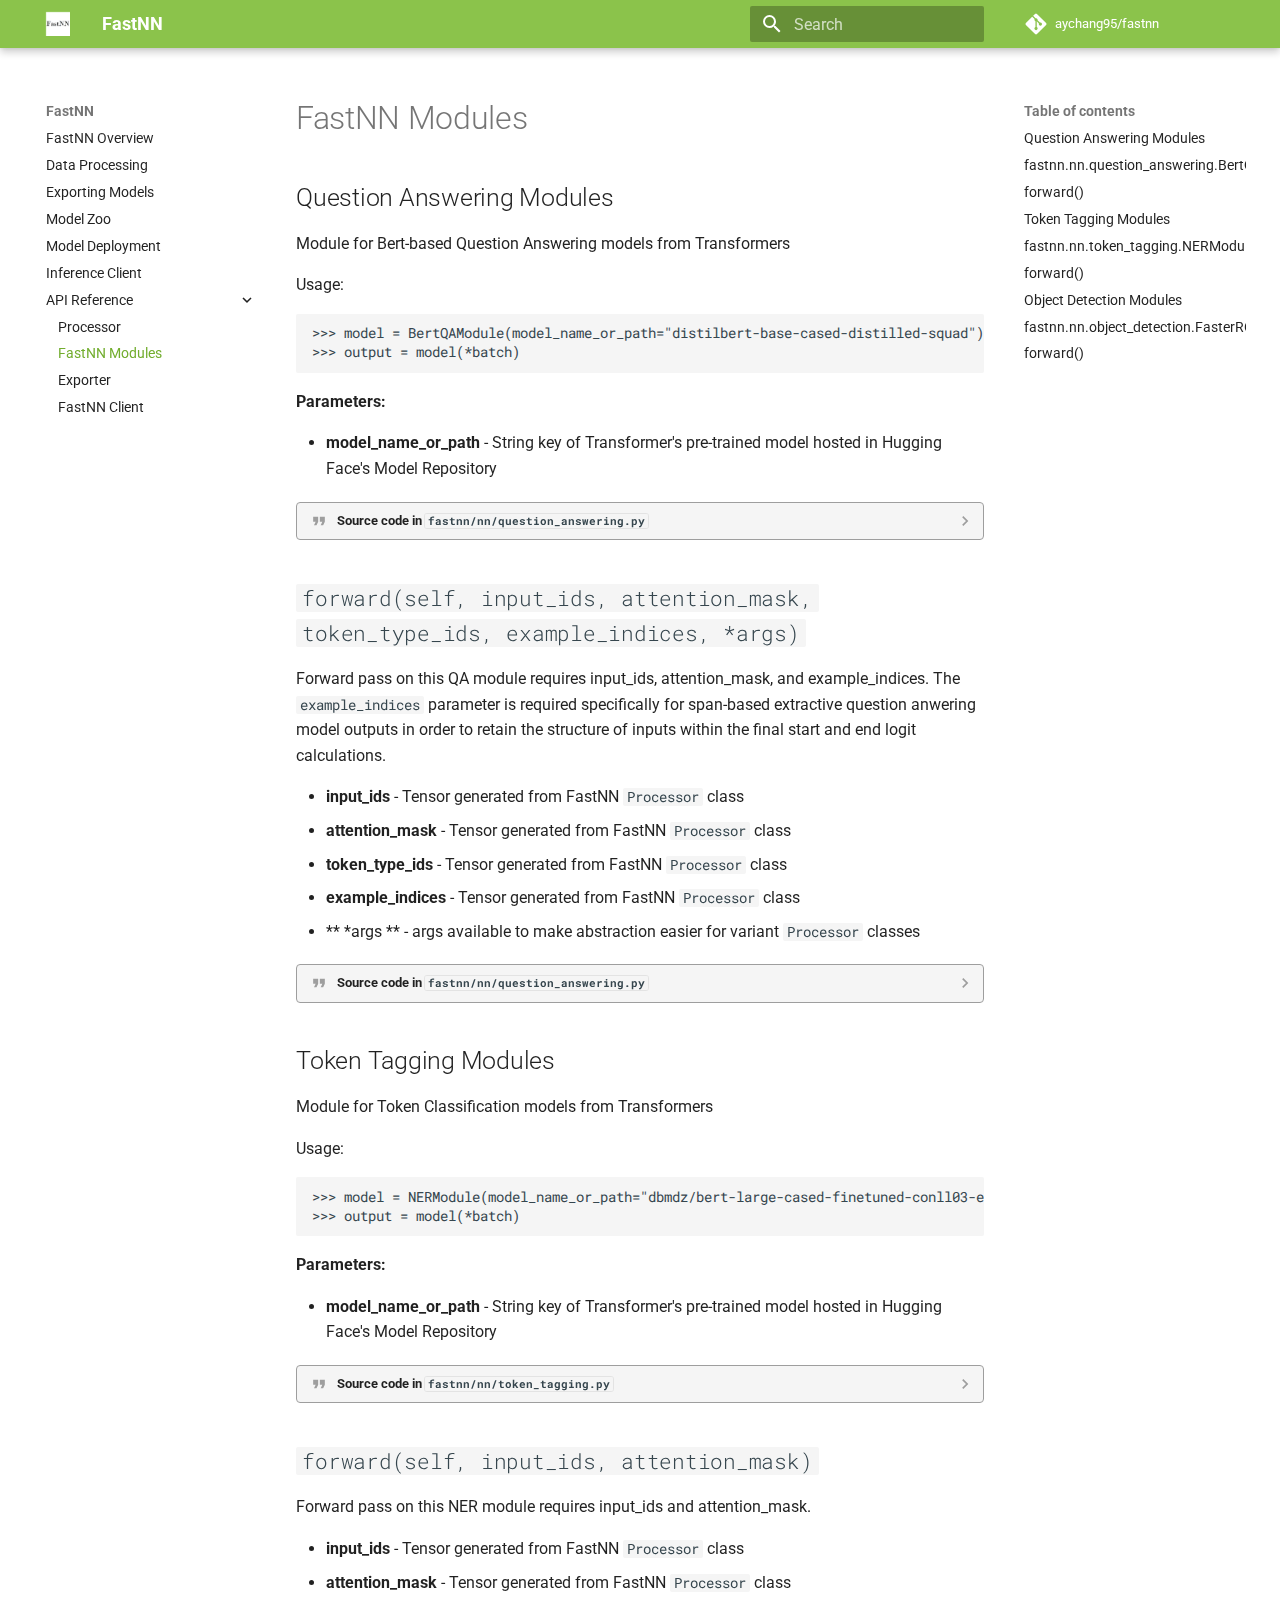
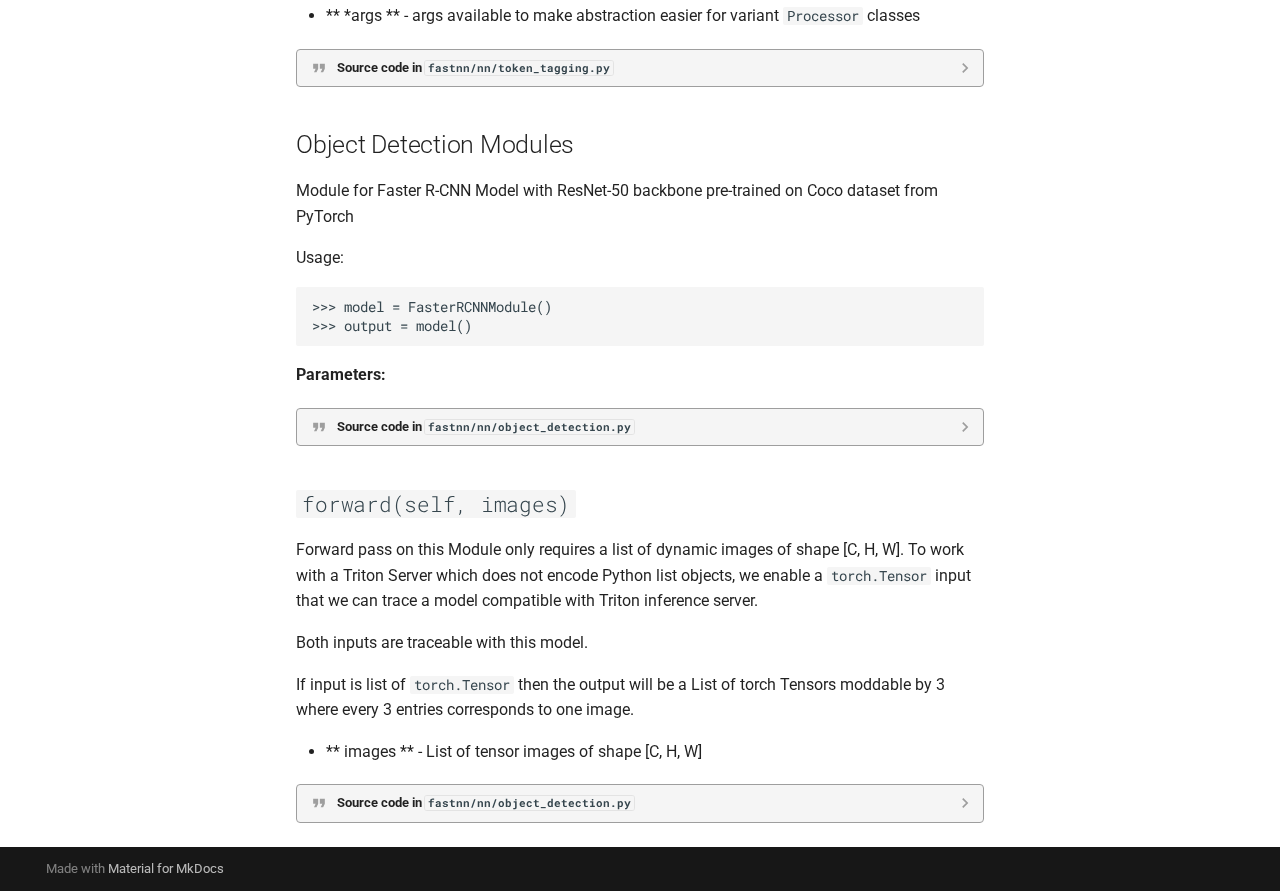
<file: api-reference/fastnn_modules.html>
<!doctype html>
<html lang="en" class="no-js">
  <head>
    
      <meta charset="utf-8">
      <meta name="viewport" content="width=device-width,initial-scale=1">
      
        <meta name="description" content="Fast Neural Networks - A framework for deploying serializable and optimizable neural net models at scale in production via. the NVIDIA Triton Inference Server.">
      
      
      
        <link rel="canonical" href="https://github.com/aychang95/fastnn/api-reference/fastnn_modules.html">
      
      
        <link rel="prev" href="processor.html">
      
      
        <link rel="next" href="exporter.html">
      
      
      <link rel="icon" href="../images/logo.png">
      <meta name="generator" content="mkdocs-1.5.3, mkdocs-material-9.4.7">
    
    
      
        <title>FastNN Modules - FastNN</title>
      
    
    
      <link rel="stylesheet" href="../assets/stylesheets/main.4b4a2bd9.min.css">
      
        
        <link rel="stylesheet" href="../assets/stylesheets/palette.356b1318.min.css">
      
      


    
    
      
    
    
      
        
        
        <link rel="preconnect" href="https://fonts.gstatic.com" crossorigin>
        <link rel="stylesheet" href="https://fonts.googleapis.com/css?family=Roboto:300,300i,400,400i,700,700i%7CRoboto+Mono:400,400i,700,700i&display=fallback">
        <style>:root{--md-text-font:"Roboto";--md-code-font:"Roboto Mono"}</style>
      
    
    
      <link rel="stylesheet" href="../assets/_mkdocstrings.css">
    
    <script>__md_scope=new URL("..",location),__md_hash=e=>[...e].reduce((e,_)=>(e<<5)-e+_.charCodeAt(0),0),__md_get=(e,_=localStorage,t=__md_scope)=>JSON.parse(_.getItem(t.pathname+"."+e)),__md_set=(e,_,t=localStorage,a=__md_scope)=>{try{t.setItem(a.pathname+"."+e,JSON.stringify(_))}catch(e){}}</script>
    
      

    
    
    
  </head>
  
  
    
    
    
    
    
    <body dir="ltr" data-md-color-scheme="default" data-md-color-primary="light-green" data-md-color-accent="indigo">
  
    
    
    <input class="md-toggle" data-md-toggle="drawer" type="checkbox" id="__drawer" autocomplete="off">
    <input class="md-toggle" data-md-toggle="search" type="checkbox" id="__search" autocomplete="off">
    <label class="md-overlay" for="__drawer"></label>
    <div data-md-component="skip">
      
        
        <a href="#question-answering-modules" class="md-skip">
          Skip to content
        </a>
      
    </div>
    <div data-md-component="announce">
      
    </div>
    
    
      

  

<header class="md-header md-header--shadow" data-md-component="header">
  <nav class="md-header__inner md-grid" aria-label="Header">
    <a href="../index.html" title="FastNN" class="md-header__button md-logo" aria-label="FastNN" data-md-component="logo">
      
  <img src="../images/logo.png" alt="logo">

    </a>
    <label class="md-header__button md-icon" for="__drawer">
      
      <svg xmlns="http://www.w3.org/2000/svg" viewBox="0 0 24 24"><path d="M3 6h18v2H3V6m0 5h18v2H3v-2m0 5h18v2H3v-2Z"/></svg>
    </label>
    <div class="md-header__title" data-md-component="header-title">
      <div class="md-header__ellipsis">
        <div class="md-header__topic">
          <span class="md-ellipsis">
            FastNN
          </span>
        </div>
        <div class="md-header__topic" data-md-component="header-topic">
          <span class="md-ellipsis">
            
              FastNN Modules
            
          </span>
        </div>
      </div>
    </div>
    
      
    
    
    
      <label class="md-header__button md-icon" for="__search">
        
        <svg xmlns="http://www.w3.org/2000/svg" viewBox="0 0 24 24"><path d="M9.5 3A6.5 6.5 0 0 1 16 9.5c0 1.61-.59 3.09-1.56 4.23l.27.27h.79l5 5-1.5 1.5-5-5v-.79l-.27-.27A6.516 6.516 0 0 1 9.5 16 6.5 6.5 0 0 1 3 9.5 6.5 6.5 0 0 1 9.5 3m0 2C7 5 5 7 5 9.5S7 14 9.5 14 14 12 14 9.5 12 5 9.5 5Z"/></svg>
      </label>
      <div class="md-search" data-md-component="search" role="dialog">
  <label class="md-search__overlay" for="__search"></label>
  <div class="md-search__inner" role="search">
    <form class="md-search__form" name="search">
      <input type="text" class="md-search__input" name="query" aria-label="Search" placeholder="Search" autocapitalize="off" autocorrect="off" autocomplete="off" spellcheck="false" data-md-component="search-query" required>
      <label class="md-search__icon md-icon" for="__search">
        
        <svg xmlns="http://www.w3.org/2000/svg" viewBox="0 0 24 24"><path d="M9.5 3A6.5 6.5 0 0 1 16 9.5c0 1.61-.59 3.09-1.56 4.23l.27.27h.79l5 5-1.5 1.5-5-5v-.79l-.27-.27A6.516 6.516 0 0 1 9.5 16 6.5 6.5 0 0 1 3 9.5 6.5 6.5 0 0 1 9.5 3m0 2C7 5 5 7 5 9.5S7 14 9.5 14 14 12 14 9.5 12 5 9.5 5Z"/></svg>
        
        <svg xmlns="http://www.w3.org/2000/svg" viewBox="0 0 24 24"><path d="M20 11v2H8l5.5 5.5-1.42 1.42L4.16 12l7.92-7.92L13.5 5.5 8 11h12Z"/></svg>
      </label>
      <nav class="md-search__options" aria-label="Search">
        
        <button type="reset" class="md-search__icon md-icon" title="Clear" aria-label="Clear" tabindex="-1">
          
          <svg xmlns="http://www.w3.org/2000/svg" viewBox="0 0 24 24"><path d="M19 6.41 17.59 5 12 10.59 6.41 5 5 6.41 10.59 12 5 17.59 6.41 19 12 13.41 17.59 19 19 17.59 13.41 12 19 6.41Z"/></svg>
        </button>
      </nav>
      
    </form>
    <div class="md-search__output">
      <div class="md-search__scrollwrap" data-md-scrollfix>
        <div class="md-search-result" data-md-component="search-result">
          <div class="md-search-result__meta">
            Initializing search
          </div>
          <ol class="md-search-result__list" role="presentation"></ol>
        </div>
      </div>
    </div>
  </div>
</div>
    
    
      <div class="md-header__source">
        <a href="https://github.com/aychang95/fastnn" title="Go to repository" class="md-source" data-md-component="source">
  <div class="md-source__icon md-icon">
    
    <svg xmlns="http://www.w3.org/2000/svg" viewBox="0 0 448 512"><!--! Font Awesome Free 6.4.2 by @fontawesome - https://fontawesome.com License - https://fontawesome.com/license/free (Icons: CC BY 4.0, Fonts: SIL OFL 1.1, Code: MIT License) Copyright 2023 Fonticons, Inc.--><path d="M439.55 236.05 244 40.45a28.87 28.87 0 0 0-40.81 0l-40.66 40.63 51.52 51.52c27.06-9.14 52.68 16.77 43.39 43.68l49.66 49.66c34.23-11.8 61.18 31 35.47 56.69-26.49 26.49-70.21-2.87-56-37.34L240.22 199v121.85c25.3 12.54 22.26 41.85 9.08 55a34.34 34.34 0 0 1-48.55 0c-17.57-17.6-11.07-46.91 11.25-56v-123c-20.8-8.51-24.6-30.74-18.64-45L142.57 101 8.45 235.14a28.86 28.86 0 0 0 0 40.81l195.61 195.6a28.86 28.86 0 0 0 40.8 0l194.69-194.69a28.86 28.86 0 0 0 0-40.81z"/></svg>
  </div>
  <div class="md-source__repository">
    aychang95/fastnn
  </div>
</a>
      </div>
    
  </nav>
  
</header>
    
    <div class="md-container" data-md-component="container">
      
      
        
          
        
      
      <main class="md-main" data-md-component="main">
        <div class="md-main__inner md-grid">
          
            
              
              <div class="md-sidebar md-sidebar--primary" data-md-component="sidebar" data-md-type="navigation" >
                <div class="md-sidebar__scrollwrap">
                  <div class="md-sidebar__inner">
                    



<nav class="md-nav md-nav--primary" aria-label="Navigation" data-md-level="0">
  <label class="md-nav__title" for="__drawer">
    <a href="../index.html" title="FastNN" class="md-nav__button md-logo" aria-label="FastNN" data-md-component="logo">
      
  <img src="../images/logo.png" alt="logo">

    </a>
    FastNN
  </label>
  
    <div class="md-nav__source">
      <a href="https://github.com/aychang95/fastnn" title="Go to repository" class="md-source" data-md-component="source">
  <div class="md-source__icon md-icon">
    
    <svg xmlns="http://www.w3.org/2000/svg" viewBox="0 0 448 512"><!--! Font Awesome Free 6.4.2 by @fontawesome - https://fontawesome.com License - https://fontawesome.com/license/free (Icons: CC BY 4.0, Fonts: SIL OFL 1.1, Code: MIT License) Copyright 2023 Fonticons, Inc.--><path d="M439.55 236.05 244 40.45a28.87 28.87 0 0 0-40.81 0l-40.66 40.63 51.52 51.52c27.06-9.14 52.68 16.77 43.39 43.68l49.66 49.66c34.23-11.8 61.18 31 35.47 56.69-26.49 26.49-70.21-2.87-56-37.34L240.22 199v121.85c25.3 12.54 22.26 41.85 9.08 55a34.34 34.34 0 0 1-48.55 0c-17.57-17.6-11.07-46.91 11.25-56v-123c-20.8-8.51-24.6-30.74-18.64-45L142.57 101 8.45 235.14a28.86 28.86 0 0 0 0 40.81l195.61 195.6a28.86 28.86 0 0 0 40.8 0l194.69-194.69a28.86 28.86 0 0 0 0-40.81z"/></svg>
  </div>
  <div class="md-source__repository">
    aychang95/fastnn
  </div>
</a>
    </div>
  
  <ul class="md-nav__list" data-md-scrollfix>
    
      
      
  
  
  
    <li class="md-nav__item">
      <a href="../index.html" class="md-nav__link">
        
  
  <span class="md-ellipsis">
    FastNN Overview
  </span>
  

      </a>
    </li>
  

    
      
      
  
  
  
    <li class="md-nav__item">
      <a href="../data_processing.html" class="md-nav__link">
        
  
  <span class="md-ellipsis">
    Data Processing
  </span>
  

      </a>
    </li>
  

    
      
      
  
  
  
    <li class="md-nav__item">
      <a href="../model_exporting.html" class="md-nav__link">
        
  
  <span class="md-ellipsis">
    Exporting Models
  </span>
  

      </a>
    </li>
  

    
      
      
  
  
  
    <li class="md-nav__item">
      <a href="../model_zoo.html" class="md-nav__link">
        
  
  <span class="md-ellipsis">
    Model Zoo
  </span>
  

      </a>
    </li>
  

    
      
      
  
  
  
    <li class="md-nav__item">
      <a href="../model_deployment.html" class="md-nav__link">
        
  
  <span class="md-ellipsis">
    Model Deployment
  </span>
  

      </a>
    </li>
  

    
      
      
  
  
  
    <li class="md-nav__item">
      <a href="../inference_client.html" class="md-nav__link">
        
  
  <span class="md-ellipsis">
    Inference Client
  </span>
  

      </a>
    </li>
  

    
      
      
  
  
    
  
  
    
    
    
    
    
    <li class="md-nav__item md-nav__item--active md-nav__item--nested">
      
        
        
        
        <input class="md-nav__toggle md-toggle " type="checkbox" id="__nav_7" checked>
        
          
          <label class="md-nav__link" for="__nav_7" id="__nav_7_label" tabindex="0">
            
  
  <span class="md-ellipsis">
    API Reference
  </span>
  

            <span class="md-nav__icon md-icon"></span>
          </label>
        
        <nav class="md-nav" data-md-level="1" aria-labelledby="__nav_7_label" aria-expanded="true">
          <label class="md-nav__title" for="__nav_7">
            <span class="md-nav__icon md-icon"></span>
            API Reference
          </label>
          <ul class="md-nav__list" data-md-scrollfix>
            
              
                
  
  
  
    <li class="md-nav__item">
      <a href="processor.html" class="md-nav__link">
        
  
  <span class="md-ellipsis">
    Processor
  </span>
  

      </a>
    </li>
  

              
            
              
                
  
  
    
  
  
    <li class="md-nav__item md-nav__item--active">
      
      <input class="md-nav__toggle md-toggle" type="checkbox" id="__toc">
      
      
      
        <label class="md-nav__link md-nav__link--active" for="__toc">
          
  
  <span class="md-ellipsis">
    FastNN Modules
  </span>
  

          <span class="md-nav__icon md-icon"></span>
        </label>
      
      <a href="fastnn_modules.html" class="md-nav__link md-nav__link--active">
        
  
  <span class="md-ellipsis">
    FastNN Modules
  </span>
  

      </a>
      
        

<nav class="md-nav md-nav--secondary" aria-label="Table of contents">
  
  
  
  
    <label class="md-nav__title" for="__toc">
      <span class="md-nav__icon md-icon"></span>
      Table of contents
    </label>
    <ul class="md-nav__list" data-md-component="toc" data-md-scrollfix>
      
        <li class="md-nav__item">
  <a href="#question-answering-modules" class="md-nav__link">
    Question Answering Modules
  </a>
  
</li>
      
        <li class="md-nav__item">
  <a href="#fastnn.nn.question_answering.BertQAModule" class="md-nav__link">
    fastnn.nn.question_answering.BertQAModule
  </a>
  
</li>
      
        <li class="md-nav__item">
  <a href="#fastnn.nn.question_answering.BertQAModule.forward" class="md-nav__link">
    forward()
  </a>
  
</li>
      
        <li class="md-nav__item">
  <a href="#token-tagging-modules" class="md-nav__link">
    Token Tagging Modules
  </a>
  
</li>
      
        <li class="md-nav__item">
  <a href="#fastnn.nn.token_tagging.NERModule" class="md-nav__link">
    fastnn.nn.token_tagging.NERModule
  </a>
  
</li>
      
        <li class="md-nav__item">
  <a href="#fastnn.nn.token_tagging.NERModule.forward" class="md-nav__link">
    forward()
  </a>
  
</li>
      
        <li class="md-nav__item">
  <a href="#object-detection-modules" class="md-nav__link">
    Object Detection Modules
  </a>
  
</li>
      
        <li class="md-nav__item">
  <a href="#fastnn.nn.object_detection.FasterRCNNModule" class="md-nav__link">
    fastnn.nn.object_detection.FasterRCNNModule
  </a>
  
</li>
      
        <li class="md-nav__item">
  <a href="#fastnn.nn.object_detection.FasterRCNNModule.forward" class="md-nav__link">
    forward()
  </a>
  
</li>
      
    </ul>
  
</nav>
      
    </li>
  

              
            
              
                
  
  
  
    <li class="md-nav__item">
      <a href="exporter.html" class="md-nav__link">
        
  
  <span class="md-ellipsis">
    Exporter
  </span>
  

      </a>
    </li>
  

              
            
              
                
  
  
  
    <li class="md-nav__item">
      <a href="fastnn_client.html" class="md-nav__link">
        
  
  <span class="md-ellipsis">
    FastNN Client
  </span>
  

      </a>
    </li>
  

              
            
          </ul>
        </nav>
      
    </li>
  

    
  </ul>
</nav>
                  </div>
                </div>
              </div>
            
            
              
              <div class="md-sidebar md-sidebar--secondary" data-md-component="sidebar" data-md-type="toc" >
                <div class="md-sidebar__scrollwrap">
                  <div class="md-sidebar__inner">
                    

<nav class="md-nav md-nav--secondary" aria-label="Table of contents">
  
  
  
  
    <label class="md-nav__title" for="__toc">
      <span class="md-nav__icon md-icon"></span>
      Table of contents
    </label>
    <ul class="md-nav__list" data-md-component="toc" data-md-scrollfix>
      
        <li class="md-nav__item">
  <a href="#question-answering-modules" class="md-nav__link">
    Question Answering Modules
  </a>
  
</li>
      
        <li class="md-nav__item">
  <a href="#fastnn.nn.question_answering.BertQAModule" class="md-nav__link">
    fastnn.nn.question_answering.BertQAModule
  </a>
  
</li>
      
        <li class="md-nav__item">
  <a href="#fastnn.nn.question_answering.BertQAModule.forward" class="md-nav__link">
    forward()
  </a>
  
</li>
      
        <li class="md-nav__item">
  <a href="#token-tagging-modules" class="md-nav__link">
    Token Tagging Modules
  </a>
  
</li>
      
        <li class="md-nav__item">
  <a href="#fastnn.nn.token_tagging.NERModule" class="md-nav__link">
    fastnn.nn.token_tagging.NERModule
  </a>
  
</li>
      
        <li class="md-nav__item">
  <a href="#fastnn.nn.token_tagging.NERModule.forward" class="md-nav__link">
    forward()
  </a>
  
</li>
      
        <li class="md-nav__item">
  <a href="#object-detection-modules" class="md-nav__link">
    Object Detection Modules
  </a>
  
</li>
      
        <li class="md-nav__item">
  <a href="#fastnn.nn.object_detection.FasterRCNNModule" class="md-nav__link">
    fastnn.nn.object_detection.FasterRCNNModule
  </a>
  
</li>
      
        <li class="md-nav__item">
  <a href="#fastnn.nn.object_detection.FasterRCNNModule.forward" class="md-nav__link">
    forward()
  </a>
  
</li>
      
    </ul>
  
</nav>
                  </div>
                </div>
              </div>
            
          
          
            <div class="md-content" data-md-component="content">
              <article class="md-content__inner md-typeset">
                
                  


  <h1>FastNN Modules</h1>

<h2 id="question-answering-modules">Question Answering Modules<a class="headerlink" href="#question-answering-modules" title="Permanent link">&para;</a></h2>


  <div class="doc doc-object doc-class">

<a id="fastnn.nn.question_answering.BertQAModule"></a>
    <div class="doc doc-contents first">

      <p>Module for Bert-based Question Answering models from Transformers</p>
<p>Usage:</p>
<div class="codehilite"><pre><span></span><code><span class="o">&gt;&gt;&gt;</span> <span class="n">model</span> <span class="o">=</span> <span class="n">BertQAModule</span><span class="p">(</span><span class="n">model_name_or_path</span><span class="o">=</span><span class="s2">&quot;distilbert-base-cased-distilled-squad&quot;</span><span class="p">)</span>
<span class="o">&gt;&gt;&gt;</span> <span class="n">output</span> <span class="o">=</span> <span class="n">model</span><span class="p">(</span><span class="o">*</span><span class="n">batch</span><span class="p">)</span>
</code></pre></div>

<p><strong>Parameters:</strong></p>
<ul>
<li><strong>model_name_or_path</strong> - String key of Transformer's pre-trained model hosted in Hugging Face's Model Repository</li>
</ul>

        <details class="quote">
          <summary>Source code in <code>fastnn/nn/question_answering.py</code></summary>
          <div class="codehilite"><pre><span></span><code><span class="k">class</span> <span class="nc">BertQAModule</span><span class="p">(</span><span class="n">torch</span><span class="o">.</span><span class="n">nn</span><span class="o">.</span><span class="n">Module</span><span class="p">):</span>
<span class="w">    </span><span class="sd">&quot;&quot;&quot;Module for Bert-based Question Answering models from Transformers</span>

<span class="sd">    Usage:</span>
<span class="sd">    ```python</span>
<span class="sd">    &gt;&gt;&gt; model = BertQAModule(model_name_or_path=&quot;distilbert-base-cased-distilled-squad&quot;)</span>
<span class="sd">    &gt;&gt;&gt; output = model(*batch)</span>
<span class="sd">    ```</span>

<span class="sd">    **Parameters:**</span>

<span class="sd">    * **model_name_or_path** - String key of Transformer&#39;s pre-trained model hosted in Hugging Face&#39;s Model Repository</span>
<span class="sd">    &quot;&quot;&quot;</span>

    <span class="k">def</span> <span class="fm">__init__</span><span class="p">(</span>
        <span class="bp">self</span><span class="p">,</span> <span class="n">model_name_or_path</span><span class="p">:</span> <span class="nb">str</span> <span class="o">=</span> <span class="s2">&quot;distilbert-base-cased-distilled-squad&quot;</span>
    <span class="p">):</span>
        <span class="nb">super</span><span class="p">(</span><span class="n">BertQAModule</span><span class="p">,</span> <span class="bp">self</span><span class="p">)</span><span class="o">.</span><span class="fm">__init__</span><span class="p">()</span>
        <span class="bp">self</span><span class="o">.</span><span class="n">model</span> <span class="o">=</span> <span class="n">AutoModelForQuestionAnswering</span><span class="o">.</span><span class="n">from_pretrained</span><span class="p">(</span>
            <span class="n">model_name_or_path</span><span class="p">,</span> <span class="n">torchscript</span><span class="o">=</span><span class="kc">True</span>
        <span class="p">)</span>

    <span class="k">def</span> <span class="nf">forward</span><span class="p">(</span>
        <span class="bp">self</span><span class="p">,</span> <span class="n">input_ids</span><span class="p">,</span> <span class="n">attention_mask</span><span class="p">,</span> <span class="n">token_type_ids</span><span class="p">,</span> <span class="n">example_indices</span><span class="p">,</span> <span class="o">*</span><span class="n">args</span>
    <span class="p">)</span> <span class="o">-&gt;</span> <span class="n">Tuple</span><span class="p">[</span><span class="n">torch</span><span class="o">.</span><span class="n">Tensor</span><span class="p">,</span> <span class="n">torch</span><span class="o">.</span><span class="n">Tensor</span><span class="p">,</span> <span class="n">torch</span><span class="o">.</span><span class="n">Tensor</span><span class="p">]:</span>
<span class="w">        </span><span class="sd">&quot;&quot;&quot;Forward pass on this QA module requires input_ids, attention_mask, and example_indices.</span>
<span class="sd">        The `example_indices` parameter is required specifically for span-based extractive question anwering model outputs</span>
<span class="sd">        in order to retain the structure of inputs within the final start and end logit calculations.</span>

<span class="sd">        * **input_ids** - Tensor generated from FastNN `Processor` class</span>
<span class="sd">        * **attention_mask** - Tensor generated from FastNN `Processor` class</span>
<span class="sd">        * **token_type_ids** - Tensor generated from FastNN `Processor` class</span>
<span class="sd">        * **example_indices** - Tensor generated from FastNN `Processor` class</span>
<span class="sd">        * ** &amp;ast;args ** - args available to make abstraction easier for variant `Processor` classes</span>
<span class="sd">        &quot;&quot;&quot;</span>
        <span class="n">start_logits</span><span class="p">,</span> <span class="n">end_logits</span> <span class="o">=</span> <span class="bp">self</span><span class="o">.</span><span class="n">model</span><span class="p">(</span>
            <span class="n">input_ids</span><span class="o">=</span><span class="n">input_ids</span><span class="p">,</span> <span class="n">attention_mask</span><span class="o">=</span><span class="n">attention_mask</span>
        <span class="p">)</span>
        <span class="k">return</span> <span class="n">start_logits</span><span class="p">,</span> <span class="n">end_logits</span><span class="p">,</span> <span class="n">example_indices</span>
</code></pre></div>
        </details>



  <div class="doc doc-children">










  <div class="doc doc-object doc-method">



<h2 id="fastnn.nn.question_answering.BertQAModule.forward" class="doc doc-heading">
<code class="codehilite language-python"><span class="n">forward</span><span class="p">(</span><span class="bp">self</span><span class="p">,</span> <span class="n">input_ids</span><span class="p">,</span> <span class="n">attention_mask</span><span class="p">,</span> <span class="n">token_type_ids</span><span class="p">,</span> <span class="n">example_indices</span><span class="p">,</span> <span class="o">*</span><span class="n">args</span><span class="p">)</span></code>


<a href="#fastnn.nn.question_answering.BertQAModule.forward" class="headerlink" title="Permanent link">&para;</a></h2>

    <div class="doc doc-contents ">

      <p>Forward pass on this QA module requires input_ids, attention_mask, and example_indices.
The <code>example_indices</code> parameter is required specifically for span-based extractive question anwering model outputs
in order to retain the structure of inputs within the final start and end logit calculations.</p>
<ul>
<li><strong>input_ids</strong> - Tensor generated from FastNN <code>Processor</code> class</li>
<li><strong>attention_mask</strong> - Tensor generated from FastNN <code>Processor</code> class</li>
<li><strong>token_type_ids</strong> - Tensor generated from FastNN <code>Processor</code> class</li>
<li><strong>example_indices</strong> - Tensor generated from FastNN <code>Processor</code> class</li>
<li>** &ast;args ** - args available to make abstraction easier for variant <code>Processor</code> classes</li>
</ul>

        <details class="quote">
          <summary>Source code in <code>fastnn/nn/question_answering.py</code></summary>
          <div class="codehilite"><pre><span></span><code><span class="k">def</span> <span class="nf">forward</span><span class="p">(</span>
    <span class="bp">self</span><span class="p">,</span> <span class="n">input_ids</span><span class="p">,</span> <span class="n">attention_mask</span><span class="p">,</span> <span class="n">token_type_ids</span><span class="p">,</span> <span class="n">example_indices</span><span class="p">,</span> <span class="o">*</span><span class="n">args</span>
<span class="p">)</span> <span class="o">-&gt;</span> <span class="n">Tuple</span><span class="p">[</span><span class="n">torch</span><span class="o">.</span><span class="n">Tensor</span><span class="p">,</span> <span class="n">torch</span><span class="o">.</span><span class="n">Tensor</span><span class="p">,</span> <span class="n">torch</span><span class="o">.</span><span class="n">Tensor</span><span class="p">]:</span>
<span class="w">    </span><span class="sd">&quot;&quot;&quot;Forward pass on this QA module requires input_ids, attention_mask, and example_indices.</span>
<span class="sd">    The `example_indices` parameter is required specifically for span-based extractive question anwering model outputs</span>
<span class="sd">    in order to retain the structure of inputs within the final start and end logit calculations.</span>

<span class="sd">    * **input_ids** - Tensor generated from FastNN `Processor` class</span>
<span class="sd">    * **attention_mask** - Tensor generated from FastNN `Processor` class</span>
<span class="sd">    * **token_type_ids** - Tensor generated from FastNN `Processor` class</span>
<span class="sd">    * **example_indices** - Tensor generated from FastNN `Processor` class</span>
<span class="sd">    * ** &amp;ast;args ** - args available to make abstraction easier for variant `Processor` classes</span>
<span class="sd">    &quot;&quot;&quot;</span>
    <span class="n">start_logits</span><span class="p">,</span> <span class="n">end_logits</span> <span class="o">=</span> <span class="bp">self</span><span class="o">.</span><span class="n">model</span><span class="p">(</span>
        <span class="n">input_ids</span><span class="o">=</span><span class="n">input_ids</span><span class="p">,</span> <span class="n">attention_mask</span><span class="o">=</span><span class="n">attention_mask</span>
    <span class="p">)</span>
    <span class="k">return</span> <span class="n">start_logits</span><span class="p">,</span> <span class="n">end_logits</span><span class="p">,</span> <span class="n">example_indices</span>
</code></pre></div>
        </details>
    </div>

  </div>





  </div>

    </div>

  </div>

<h2 id="token-tagging-modules">Token Tagging Modules<a class="headerlink" href="#token-tagging-modules" title="Permanent link">&para;</a></h2>


  <div class="doc doc-object doc-class">

<a id="fastnn.nn.token_tagging.NERModule"></a>
    <div class="doc doc-contents first">

      <p>Module for Token Classification models from Transformers</p>
<p>Usage:</p>
<div class="codehilite"><pre><span></span><code><span class="o">&gt;&gt;&gt;</span> <span class="n">model</span> <span class="o">=</span> <span class="n">NERModule</span><span class="p">(</span><span class="n">model_name_or_path</span><span class="o">=</span><span class="s2">&quot;dbmdz/bert-large-cased-finetuned-conll03-english&quot;</span><span class="p">)</span>
<span class="o">&gt;&gt;&gt;</span> <span class="n">output</span> <span class="o">=</span> <span class="n">model</span><span class="p">(</span><span class="o">*</span><span class="n">batch</span><span class="p">)</span>
</code></pre></div>

<p><strong>Parameters:</strong></p>
<ul>
<li><strong>model_name_or_path</strong> - String key of Transformer's pre-trained model hosted in Hugging Face's Model Repository</li>
</ul>

        <details class="quote">
          <summary>Source code in <code>fastnn/nn/token_tagging.py</code></summary>
          <div class="codehilite"><pre><span></span><code><span class="k">class</span> <span class="nc">NERModule</span><span class="p">(</span><span class="n">torch</span><span class="o">.</span><span class="n">nn</span><span class="o">.</span><span class="n">Module</span><span class="p">):</span>
<span class="w">    </span><span class="sd">&quot;&quot;&quot;Module for Token Classification models from Transformers</span>

<span class="sd">    Usage:</span>
<span class="sd">    ```python</span>
<span class="sd">    &gt;&gt;&gt; model = NERModule(model_name_or_path=&quot;dbmdz/bert-large-cased-finetuned-conll03-english&quot;)</span>
<span class="sd">    &gt;&gt;&gt; output = model(*batch)</span>
<span class="sd">    ```</span>

<span class="sd">    **Parameters:**</span>

<span class="sd">    * **model_name_or_path** - String key of Transformer&#39;s pre-trained model hosted in Hugging Face&#39;s Model Repository</span>
<span class="sd">    &quot;&quot;&quot;</span>

    <span class="k">def</span> <span class="fm">__init__</span><span class="p">(</span>
        <span class="bp">self</span><span class="p">,</span>
        <span class="n">model_name_or_path</span><span class="p">:</span> <span class="nb">str</span> <span class="o">=</span> <span class="s2">&quot;dbmdz/bert-large-cased-finetuned-conll03-english&quot;</span><span class="p">,</span>
    <span class="p">):</span>
        <span class="nb">super</span><span class="p">(</span><span class="n">NERModule</span><span class="p">,</span> <span class="bp">self</span><span class="p">)</span><span class="o">.</span><span class="fm">__init__</span><span class="p">()</span>
        <span class="bp">self</span><span class="o">.</span><span class="n">model</span> <span class="o">=</span> <span class="n">AutoModelForTokenClassification</span><span class="o">.</span><span class="n">from_pretrained</span><span class="p">(</span>
            <span class="n">model_name_or_path</span><span class="p">,</span> <span class="n">torchscript</span><span class="o">=</span><span class="kc">True</span>
        <span class="p">)</span>

    <span class="k">def</span> <span class="nf">forward</span><span class="p">(</span>
        <span class="bp">self</span><span class="p">,</span> <span class="n">input_ids</span><span class="p">,</span> <span class="n">attention_mask</span>
    <span class="p">)</span> <span class="o">-&gt;</span> <span class="n">Tuple</span><span class="p">[</span><span class="n">torch</span><span class="o">.</span><span class="n">Tensor</span><span class="p">,</span> <span class="n">torch</span><span class="o">.</span><span class="n">Tensor</span><span class="p">,</span> <span class="n">torch</span><span class="o">.</span><span class="n">Tensor</span><span class="p">]:</span>
<span class="w">        </span><span class="sd">&quot;&quot;&quot;Forward pass on this NER module requires input_ids and attention_mask.</span>

<span class="sd">        * **input_ids** - Tensor generated from FastNN `Processor` class</span>
<span class="sd">        * **attention_mask** - Tensor generated from FastNN `Processor` class</span>
<span class="sd">        * ** &amp;ast;args ** - args available to make abstraction easier for variant `Processor` classes</span>
<span class="sd">        &quot;&quot;&quot;</span>
        <span class="n">logits</span> <span class="o">=</span> <span class="bp">self</span><span class="o">.</span><span class="n">model</span><span class="p">(</span><span class="n">input_ids</span><span class="o">=</span><span class="n">input_ids</span><span class="p">,</span> <span class="n">attention_mask</span><span class="o">=</span><span class="n">attention_mask</span><span class="p">)</span>
        <span class="k">return</span> <span class="n">logits</span><span class="p">[</span><span class="mi">0</span><span class="p">],</span> <span class="n">input_ids</span>
</code></pre></div>
        </details>



  <div class="doc doc-children">










  <div class="doc doc-object doc-method">



<h2 id="fastnn.nn.token_tagging.NERModule.forward" class="doc doc-heading">
<code class="codehilite language-python"><span class="n">forward</span><span class="p">(</span><span class="bp">self</span><span class="p">,</span> <span class="n">input_ids</span><span class="p">,</span> <span class="n">attention_mask</span><span class="p">)</span></code>


<a href="#fastnn.nn.token_tagging.NERModule.forward" class="headerlink" title="Permanent link">&para;</a></h2>

    <div class="doc doc-contents ">

      <p>Forward pass on this NER module requires input_ids and attention_mask.</p>
<ul>
<li><strong>input_ids</strong> - Tensor generated from FastNN <code>Processor</code> class</li>
<li><strong>attention_mask</strong> - Tensor generated from FastNN <code>Processor</code> class</li>
<li>** &ast;args ** - args available to make abstraction easier for variant <code>Processor</code> classes</li>
</ul>

        <details class="quote">
          <summary>Source code in <code>fastnn/nn/token_tagging.py</code></summary>
          <div class="codehilite"><pre><span></span><code><span class="k">def</span> <span class="nf">forward</span><span class="p">(</span>
    <span class="bp">self</span><span class="p">,</span> <span class="n">input_ids</span><span class="p">,</span> <span class="n">attention_mask</span>
<span class="p">)</span> <span class="o">-&gt;</span> <span class="n">Tuple</span><span class="p">[</span><span class="n">torch</span><span class="o">.</span><span class="n">Tensor</span><span class="p">,</span> <span class="n">torch</span><span class="o">.</span><span class="n">Tensor</span><span class="p">,</span> <span class="n">torch</span><span class="o">.</span><span class="n">Tensor</span><span class="p">]:</span>
<span class="w">    </span><span class="sd">&quot;&quot;&quot;Forward pass on this NER module requires input_ids and attention_mask.</span>

<span class="sd">    * **input_ids** - Tensor generated from FastNN `Processor` class</span>
<span class="sd">    * **attention_mask** - Tensor generated from FastNN `Processor` class</span>
<span class="sd">    * ** &amp;ast;args ** - args available to make abstraction easier for variant `Processor` classes</span>
<span class="sd">    &quot;&quot;&quot;</span>
    <span class="n">logits</span> <span class="o">=</span> <span class="bp">self</span><span class="o">.</span><span class="n">model</span><span class="p">(</span><span class="n">input_ids</span><span class="o">=</span><span class="n">input_ids</span><span class="p">,</span> <span class="n">attention_mask</span><span class="o">=</span><span class="n">attention_mask</span><span class="p">)</span>
    <span class="k">return</span> <span class="n">logits</span><span class="p">[</span><span class="mi">0</span><span class="p">],</span> <span class="n">input_ids</span>
</code></pre></div>
        </details>
    </div>

  </div>





  </div>

    </div>

  </div>

<h2 id="object-detection-modules">Object Detection Modules<a class="headerlink" href="#object-detection-modules" title="Permanent link">&para;</a></h2>


  <div class="doc doc-object doc-class">

<a id="fastnn.nn.object_detection.FasterRCNNModule"></a>
    <div class="doc doc-contents first">

      <p>Module for Faster R-CNN Model with ResNet-50 backbone pre-trained on Coco dataset from PyTorch</p>
<p>Usage:</p>
<div class="codehilite"><pre><span></span><code><span class="o">&gt;&gt;&gt;</span> <span class="n">model</span> <span class="o">=</span> <span class="n">FasterRCNNModule</span><span class="p">()</span>
<span class="o">&gt;&gt;&gt;</span> <span class="n">output</span> <span class="o">=</span> <span class="n">model</span><span class="p">()</span>
</code></pre></div>

<p><strong>Parameters:</strong></p>

        <details class="quote">
          <summary>Source code in <code>fastnn/nn/object_detection.py</code></summary>
          <div class="codehilite"><pre><span></span><code><span class="k">class</span> <span class="nc">FasterRCNNModule</span><span class="p">(</span><span class="n">torch</span><span class="o">.</span><span class="n">nn</span><span class="o">.</span><span class="n">Module</span><span class="p">):</span>
<span class="w">    </span><span class="sd">&quot;&quot;&quot;Module for Faster R-CNN Model with ResNet-50 backbone pre-trained on Coco dataset from PyTorch</span>

<span class="sd">    Usage:</span>
<span class="sd">    ```python</span>
<span class="sd">    &gt;&gt;&gt; model = FasterRCNNModule()</span>
<span class="sd">    &gt;&gt;&gt; output = model()</span>
<span class="sd">    ```</span>

<span class="sd">    **Parameters:**</span>

<span class="sd">    &quot;&quot;&quot;</span>

    <span class="k">def</span> <span class="fm">__init__</span><span class="p">(</span><span class="bp">self</span><span class="p">):</span>
        <span class="nb">super</span><span class="p">(</span><span class="n">FasterRCNNModule</span><span class="p">,</span> <span class="bp">self</span><span class="p">)</span><span class="o">.</span><span class="fm">__init__</span><span class="p">()</span>
        <span class="bp">self</span><span class="o">.</span><span class="n">model</span> <span class="o">=</span> <span class="n">fasterrcnn_resnet50_fpn</span><span class="p">(</span><span class="n">pretrained</span><span class="o">=</span><span class="kc">True</span><span class="p">)</span>

    <span class="k">def</span> <span class="nf">forward</span><span class="p">(</span>
        <span class="bp">self</span><span class="p">,</span> <span class="n">images</span><span class="p">:</span> <span class="n">Union</span><span class="p">[</span><span class="n">torch</span><span class="o">.</span><span class="n">Tensor</span><span class="p">,</span> <span class="n">List</span><span class="p">[</span><span class="n">torch</span><span class="o">.</span><span class="n">Tensor</span><span class="p">]]</span>
    <span class="p">)</span> <span class="o">-&gt;</span> <span class="n">Union</span><span class="p">[</span><span class="n">Tuple</span><span class="p">[</span><span class="n">torch</span><span class="o">.</span><span class="n">Tensor</span><span class="p">,</span> <span class="n">torch</span><span class="o">.</span><span class="n">Tensor</span><span class="p">,</span> <span class="n">torch</span><span class="o">.</span><span class="n">Tensor</span><span class="p">],</span> <span class="n">List</span><span class="p">[</span><span class="n">torch</span><span class="o">.</span><span class="n">Tensor</span><span class="p">]]:</span>
<span class="w">        </span><span class="sd">&quot;&quot;&quot;Forward pass on this Module only requires a list of dynamic images of shape [C, H, W].</span>
<span class="sd">        To work with a Triton Server which does not encode Python list objects, we enable a</span>
<span class="sd">        `torch.Tensor` input that we can trace a model compatible with Triton inference server.</span>

<span class="sd">        Both inputs are traceable with this model.</span>

<span class="sd">        If input is list of `torch.Tensor` then the output will be a List of torch Tensors moddable by</span>
<span class="sd">        3 where every 3 entries corresponds to one image.</span>


<span class="sd">        * ** images ** - List of tensor images of shape [C, H, W]</span>
<span class="sd">        &quot;&quot;&quot;</span>
        <span class="k">if</span> <span class="nb">isinstance</span><span class="p">(</span><span class="n">images</span><span class="p">,</span> <span class="n">torch</span><span class="o">.</span><span class="n">Tensor</span><span class="p">):</span>
            <span class="n">predictions</span> <span class="o">=</span> <span class="bp">self</span><span class="o">.</span><span class="n">model</span><span class="p">([</span><span class="n">images</span><span class="p">])</span>
            <span class="k">return</span> <span class="p">(</span>
                <span class="n">predictions</span><span class="p">[</span><span class="mi">0</span><span class="p">][</span><span class="s2">&quot;boxes&quot;</span><span class="p">],</span>
                <span class="n">predictions</span><span class="p">[</span><span class="mi">0</span><span class="p">][</span><span class="s2">&quot;labels&quot;</span><span class="p">],</span>
                <span class="n">predictions</span><span class="p">[</span><span class="mi">0</span><span class="p">][</span><span class="s2">&quot;scores&quot;</span><span class="p">],</span>
            <span class="p">)</span>
        <span class="k">else</span><span class="p">:</span>
            <span class="n">predictions</span> <span class="o">=</span> <span class="bp">self</span><span class="o">.</span><span class="n">model</span><span class="p">(</span><span class="n">images</span><span class="p">)</span>
            <span class="k">return</span> <span class="bp">self</span><span class="o">.</span><span class="n">_dict2tensor</span><span class="p">(</span><span class="n">predictions</span><span class="p">)</span>

    <span class="k">def</span> <span class="nf">_dict2tensor</span><span class="p">(</span><span class="bp">self</span><span class="p">,</span> <span class="n">predictions</span><span class="p">):</span>
        <span class="n">prediction_outputs</span> <span class="o">=</span> <span class="p">[]</span>
        <span class="k">for</span> <span class="n">p</span> <span class="ow">in</span> <span class="n">predictions</span><span class="p">:</span>
            <span class="k">if</span> <span class="s2">&quot;masks&quot;</span> <span class="ow">in</span> <span class="n">p</span><span class="o">.</span><span class="n">keys</span><span class="p">():</span>
                <span class="n">prediction_outputs</span> <span class="o">+=</span> <span class="p">[</span><span class="n">p</span><span class="p">[</span><span class="s2">&quot;boxes&quot;</span><span class="p">],</span> <span class="n">p</span><span class="p">[</span><span class="s2">&quot;labels&quot;</span><span class="p">],</span> <span class="n">p</span><span class="p">[</span><span class="s2">&quot;scores&quot;</span><span class="p">],</span> <span class="n">p</span><span class="p">[</span><span class="s2">&quot;masks&quot;</span><span class="p">]]</span>
            <span class="n">prediction_outputs</span> <span class="o">+=</span> <span class="p">[</span><span class="n">p</span><span class="p">[</span><span class="s2">&quot;boxes&quot;</span><span class="p">],</span> <span class="n">p</span><span class="p">[</span><span class="s2">&quot;labels&quot;</span><span class="p">],</span> <span class="n">p</span><span class="p">[</span><span class="s2">&quot;scores&quot;</span><span class="p">]]</span>
        <span class="k">return</span> <span class="n">prediction_outputs</span>
</code></pre></div>
        </details>



  <div class="doc doc-children">










  <div class="doc doc-object doc-method">



<h2 id="fastnn.nn.object_detection.FasterRCNNModule.forward" class="doc doc-heading">
<code class="codehilite language-python"><span class="n">forward</span><span class="p">(</span><span class="bp">self</span><span class="p">,</span> <span class="n">images</span><span class="p">)</span></code>


<a href="#fastnn.nn.object_detection.FasterRCNNModule.forward" class="headerlink" title="Permanent link">&para;</a></h2>

    <div class="doc doc-contents ">

      <p>Forward pass on this Module only requires a list of dynamic images of shape [C, H, W].
To work with a Triton Server which does not encode Python list objects, we enable a
<code>torch.Tensor</code> input that we can trace a model compatible with Triton inference server.</p>
<p>Both inputs are traceable with this model.</p>
<p>If input is list of <code>torch.Tensor</code> then the output will be a List of torch Tensors moddable by
3 where every 3 entries corresponds to one image.</p>
<ul>
<li>** images ** - List of tensor images of shape [C, H, W]</li>
</ul>

        <details class="quote">
          <summary>Source code in <code>fastnn/nn/object_detection.py</code></summary>
          <div class="codehilite"><pre><span></span><code><span class="k">def</span> <span class="nf">forward</span><span class="p">(</span>
    <span class="bp">self</span><span class="p">,</span> <span class="n">images</span><span class="p">:</span> <span class="n">Union</span><span class="p">[</span><span class="n">torch</span><span class="o">.</span><span class="n">Tensor</span><span class="p">,</span> <span class="n">List</span><span class="p">[</span><span class="n">torch</span><span class="o">.</span><span class="n">Tensor</span><span class="p">]]</span>
<span class="p">)</span> <span class="o">-&gt;</span> <span class="n">Union</span><span class="p">[</span><span class="n">Tuple</span><span class="p">[</span><span class="n">torch</span><span class="o">.</span><span class="n">Tensor</span><span class="p">,</span> <span class="n">torch</span><span class="o">.</span><span class="n">Tensor</span><span class="p">,</span> <span class="n">torch</span><span class="o">.</span><span class="n">Tensor</span><span class="p">],</span> <span class="n">List</span><span class="p">[</span><span class="n">torch</span><span class="o">.</span><span class="n">Tensor</span><span class="p">]]:</span>
<span class="w">    </span><span class="sd">&quot;&quot;&quot;Forward pass on this Module only requires a list of dynamic images of shape [C, H, W].</span>
<span class="sd">    To work with a Triton Server which does not encode Python list objects, we enable a</span>
<span class="sd">    `torch.Tensor` input that we can trace a model compatible with Triton inference server.</span>

<span class="sd">    Both inputs are traceable with this model.</span>

<span class="sd">    If input is list of `torch.Tensor` then the output will be a List of torch Tensors moddable by</span>
<span class="sd">    3 where every 3 entries corresponds to one image.</span>


<span class="sd">    * ** images ** - List of tensor images of shape [C, H, W]</span>
<span class="sd">    &quot;&quot;&quot;</span>
    <span class="k">if</span> <span class="nb">isinstance</span><span class="p">(</span><span class="n">images</span><span class="p">,</span> <span class="n">torch</span><span class="o">.</span><span class="n">Tensor</span><span class="p">):</span>
        <span class="n">predictions</span> <span class="o">=</span> <span class="bp">self</span><span class="o">.</span><span class="n">model</span><span class="p">([</span><span class="n">images</span><span class="p">])</span>
        <span class="k">return</span> <span class="p">(</span>
            <span class="n">predictions</span><span class="p">[</span><span class="mi">0</span><span class="p">][</span><span class="s2">&quot;boxes&quot;</span><span class="p">],</span>
            <span class="n">predictions</span><span class="p">[</span><span class="mi">0</span><span class="p">][</span><span class="s2">&quot;labels&quot;</span><span class="p">],</span>
            <span class="n">predictions</span><span class="p">[</span><span class="mi">0</span><span class="p">][</span><span class="s2">&quot;scores&quot;</span><span class="p">],</span>
        <span class="p">)</span>
    <span class="k">else</span><span class="p">:</span>
        <span class="n">predictions</span> <span class="o">=</span> <span class="bp">self</span><span class="o">.</span><span class="n">model</span><span class="p">(</span><span class="n">images</span><span class="p">)</span>
        <span class="k">return</span> <span class="bp">self</span><span class="o">.</span><span class="n">_dict2tensor</span><span class="p">(</span><span class="n">predictions</span><span class="p">)</span>
</code></pre></div>
        </details>
    </div>

  </div>





  </div>

    </div>

  </div>





                
              </article>
            </div>
          
          
        </div>
        
      </main>
      
        <footer class="md-footer">
  
  <div class="md-footer-meta md-typeset">
    <div class="md-footer-meta__inner md-grid">
      <div class="md-copyright">
  
  
    Made with
    <a href="https://squidfunk.github.io/mkdocs-material/" target="_blank" rel="noopener">
      Material for MkDocs
    </a>
  
</div>
      
    </div>
  </div>
</footer>
      
    </div>
    <div class="md-dialog" data-md-component="dialog">
      <div class="md-dialog__inner md-typeset"></div>
    </div>
    
    
    <script id="__config" type="application/json">{"base": "..", "features": [], "search": "../assets/javascripts/workers/search.f886a092.min.js", "translations": {"clipboard.copied": "Copied to clipboard", "clipboard.copy": "Copy to clipboard", "search.result.more.one": "1 more on this page", "search.result.more.other": "# more on this page", "search.result.none": "No matching documents", "search.result.one": "1 matching document", "search.result.other": "# matching documents", "search.result.placeholder": "Type to start searching", "search.result.term.missing": "Missing", "select.version": "Select version"}}</script>
    
    
      <script src="../assets/javascripts/bundle.aecac24b.min.js"></script>
      
    
  </body>
</html>
</file>
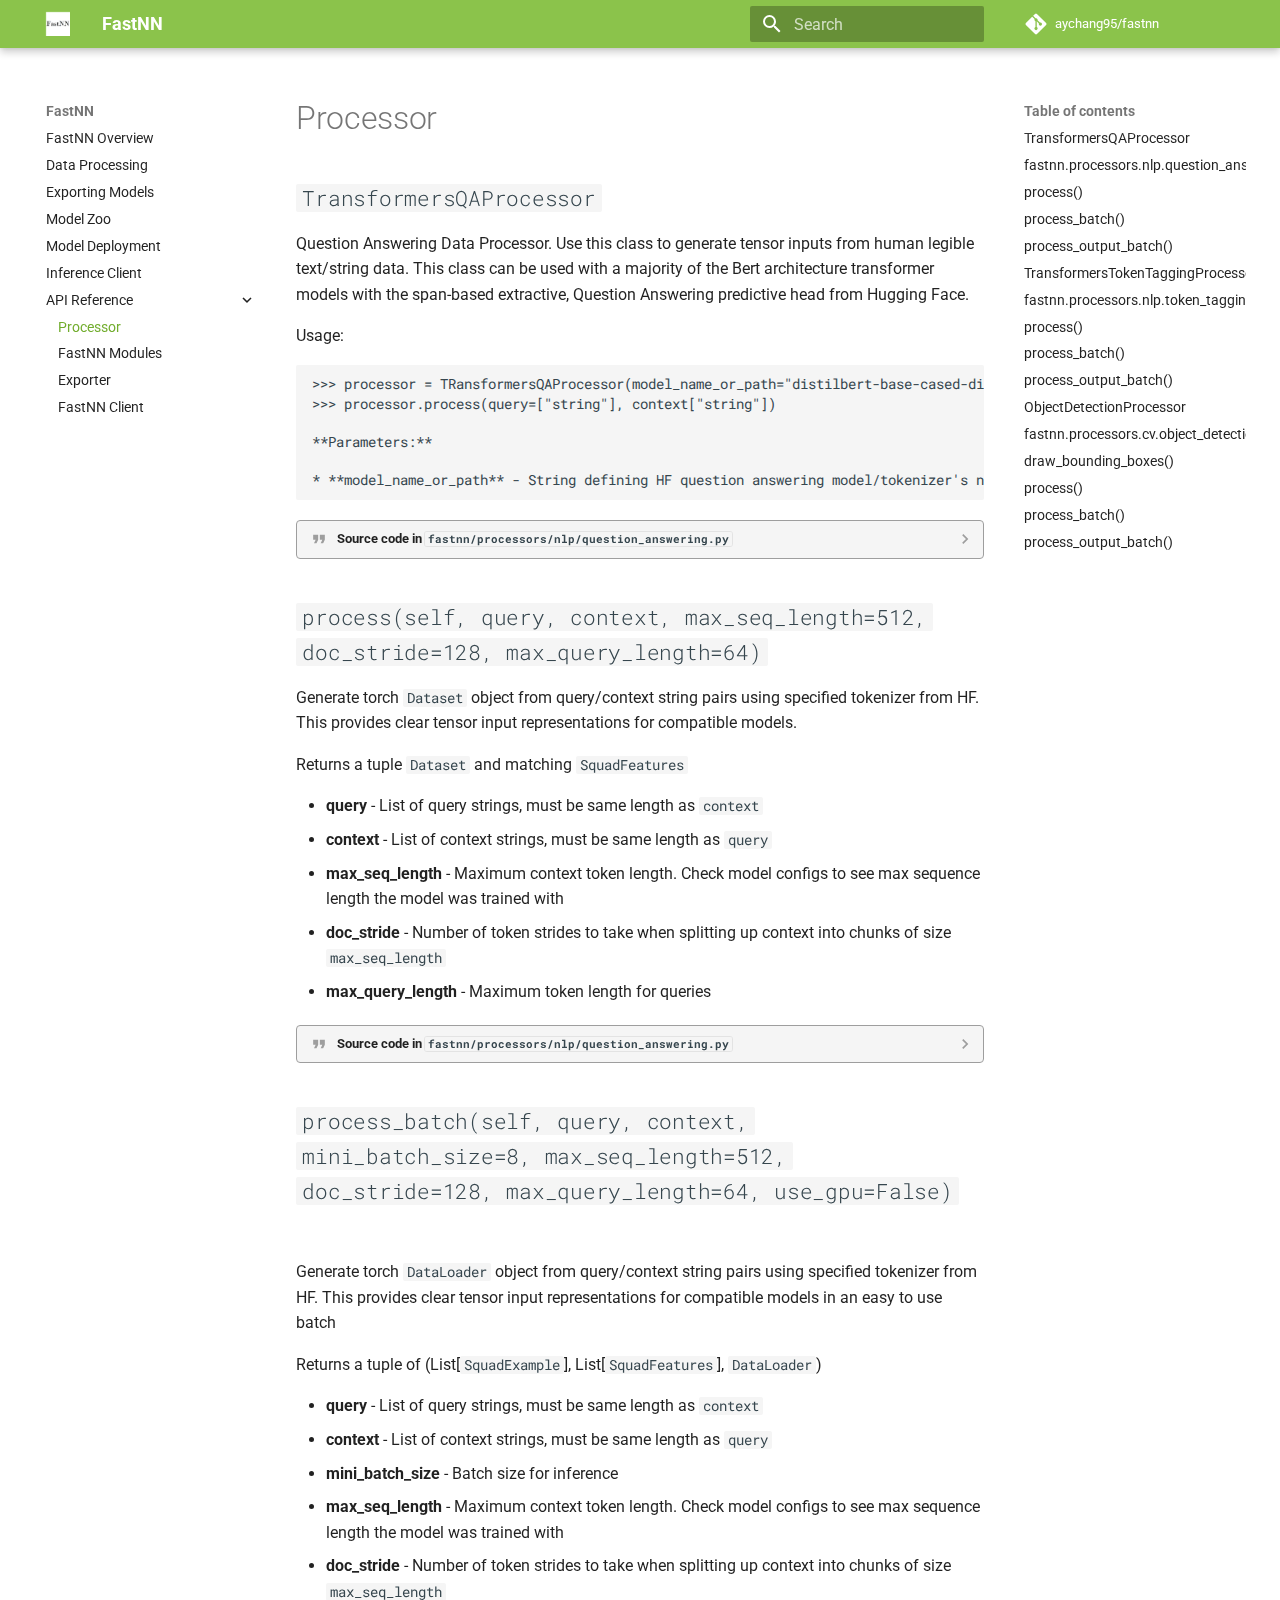
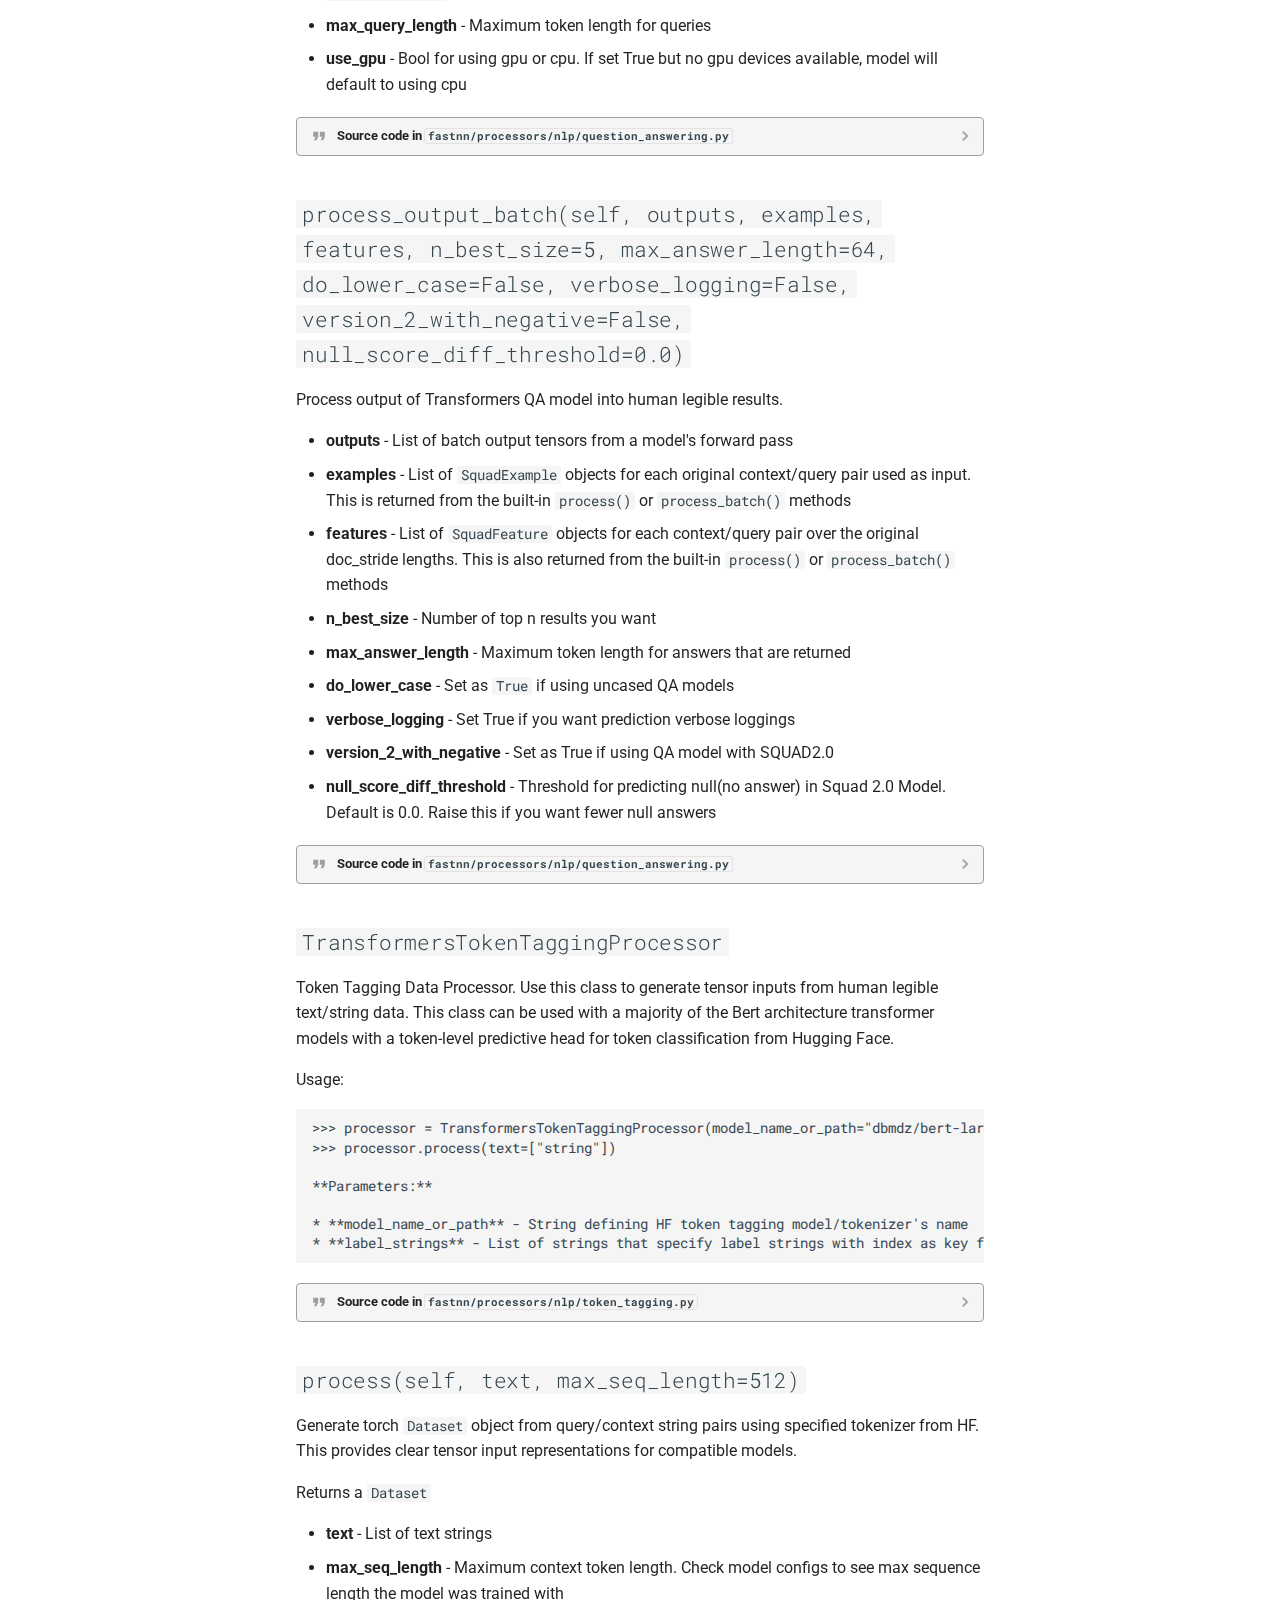
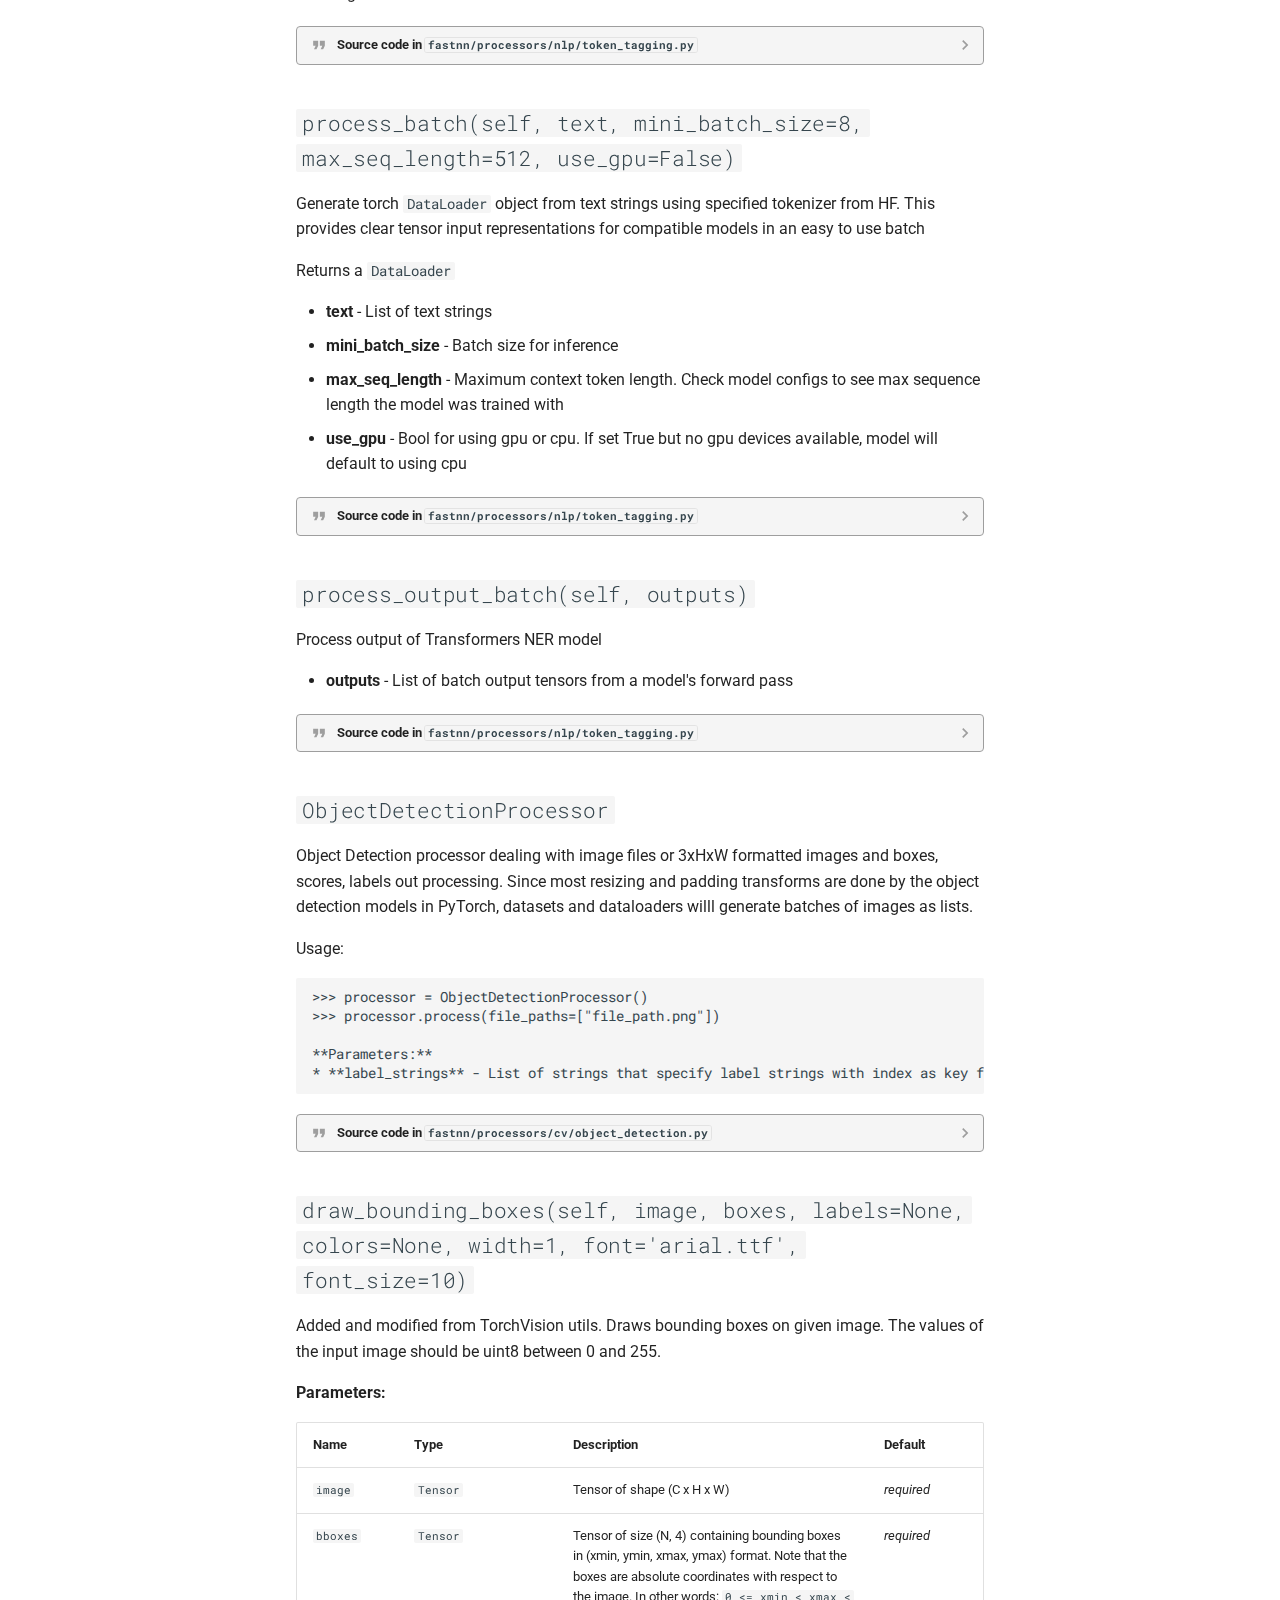
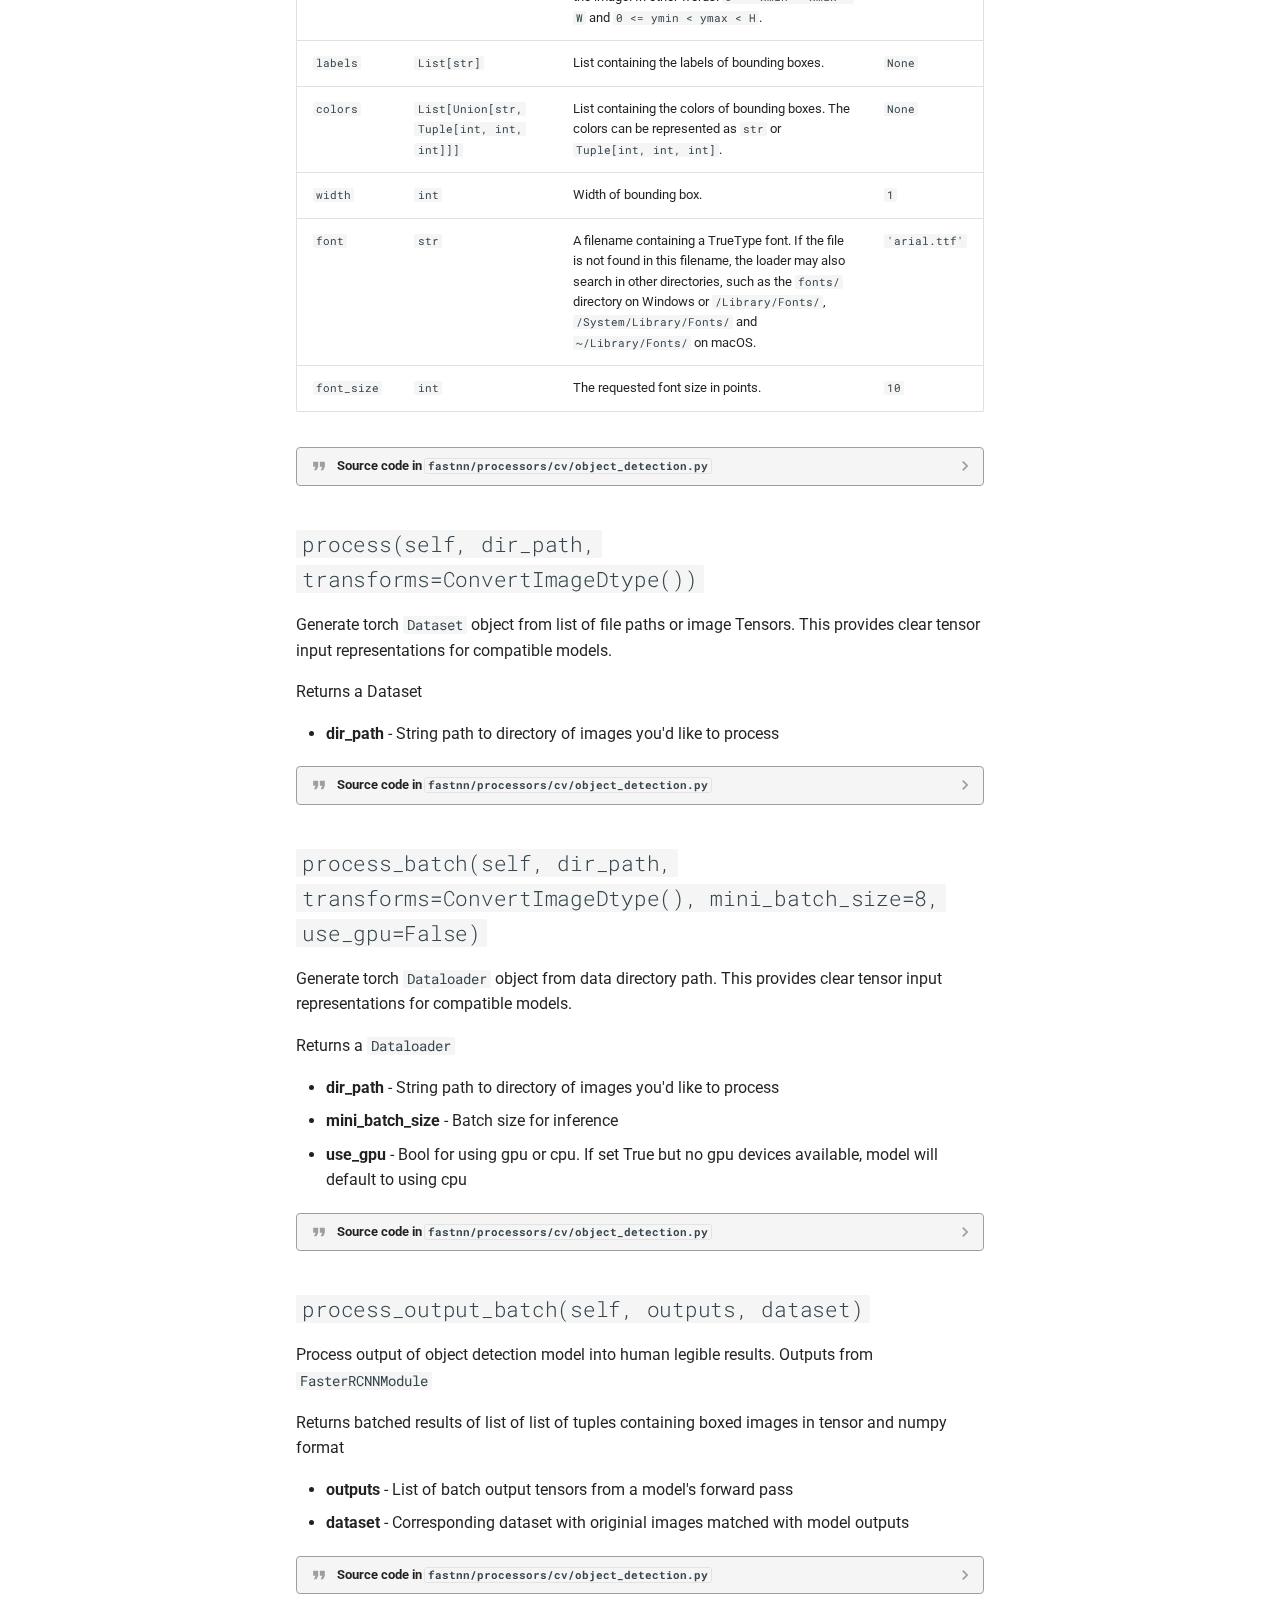
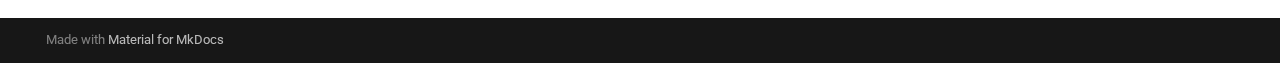
<file: api-reference/processor.html>
<!doctype html>
<html lang="en" class="no-js">
  <head>
    
      <meta charset="utf-8">
      <meta name="viewport" content="width=device-width,initial-scale=1">
      
        <meta name="description" content="Fast Neural Networks - A framework for deploying serializable and optimizable neural net models at scale in production via. the NVIDIA Triton Inference Server.">
      
      
      
        <link rel="canonical" href="https://github.com/aychang95/fastnn/api-reference/processor.html">
      
      
        <link rel="prev" href="../inference_client.html">
      
      
        <link rel="next" href="fastnn_modules.html">
      
      
      <link rel="icon" href="../images/logo.png">
      <meta name="generator" content="mkdocs-1.5.3, mkdocs-material-9.4.7">
    
    
      
        <title>Processor - FastNN</title>
      
    
    
      <link rel="stylesheet" href="../assets/stylesheets/main.4b4a2bd9.min.css">
      
        
        <link rel="stylesheet" href="../assets/stylesheets/palette.356b1318.min.css">
      
      


    
    
      
    
    
      
        
        
        <link rel="preconnect" href="https://fonts.gstatic.com" crossorigin>
        <link rel="stylesheet" href="https://fonts.googleapis.com/css?family=Roboto:300,300i,400,400i,700,700i%7CRoboto+Mono:400,400i,700,700i&display=fallback">
        <style>:root{--md-text-font:"Roboto";--md-code-font:"Roboto Mono"}</style>
      
    
    
      <link rel="stylesheet" href="../assets/_mkdocstrings.css">
    
    <script>__md_scope=new URL("..",location),__md_hash=e=>[...e].reduce((e,_)=>(e<<5)-e+_.charCodeAt(0),0),__md_get=(e,_=localStorage,t=__md_scope)=>JSON.parse(_.getItem(t.pathname+"."+e)),__md_set=(e,_,t=localStorage,a=__md_scope)=>{try{t.setItem(a.pathname+"."+e,JSON.stringify(_))}catch(e){}}</script>
    
      

    
    
    
  </head>
  
  
    
    
    
    
    
    <body dir="ltr" data-md-color-scheme="default" data-md-color-primary="light-green" data-md-color-accent="indigo">
  
    
    
    <input class="md-toggle" data-md-toggle="drawer" type="checkbox" id="__drawer" autocomplete="off">
    <input class="md-toggle" data-md-toggle="search" type="checkbox" id="__search" autocomplete="off">
    <label class="md-overlay" for="__drawer"></label>
    <div data-md-component="skip">
      
        
        <a href="#transformersqaprocessor" class="md-skip">
          Skip to content
        </a>
      
    </div>
    <div data-md-component="announce">
      
    </div>
    
    
      

  

<header class="md-header md-header--shadow" data-md-component="header">
  <nav class="md-header__inner md-grid" aria-label="Header">
    <a href="../index.html" title="FastNN" class="md-header__button md-logo" aria-label="FastNN" data-md-component="logo">
      
  <img src="../images/logo.png" alt="logo">

    </a>
    <label class="md-header__button md-icon" for="__drawer">
      
      <svg xmlns="http://www.w3.org/2000/svg" viewBox="0 0 24 24"><path d="M3 6h18v2H3V6m0 5h18v2H3v-2m0 5h18v2H3v-2Z"/></svg>
    </label>
    <div class="md-header__title" data-md-component="header-title">
      <div class="md-header__ellipsis">
        <div class="md-header__topic">
          <span class="md-ellipsis">
            FastNN
          </span>
        </div>
        <div class="md-header__topic" data-md-component="header-topic">
          <span class="md-ellipsis">
            
              Processor
            
          </span>
        </div>
      </div>
    </div>
    
      
    
    
    
      <label class="md-header__button md-icon" for="__search">
        
        <svg xmlns="http://www.w3.org/2000/svg" viewBox="0 0 24 24"><path d="M9.5 3A6.5 6.5 0 0 1 16 9.5c0 1.61-.59 3.09-1.56 4.23l.27.27h.79l5 5-1.5 1.5-5-5v-.79l-.27-.27A6.516 6.516 0 0 1 9.5 16 6.5 6.5 0 0 1 3 9.5 6.5 6.5 0 0 1 9.5 3m0 2C7 5 5 7 5 9.5S7 14 9.5 14 14 12 14 9.5 12 5 9.5 5Z"/></svg>
      </label>
      <div class="md-search" data-md-component="search" role="dialog">
  <label class="md-search__overlay" for="__search"></label>
  <div class="md-search__inner" role="search">
    <form class="md-search__form" name="search">
      <input type="text" class="md-search__input" name="query" aria-label="Search" placeholder="Search" autocapitalize="off" autocorrect="off" autocomplete="off" spellcheck="false" data-md-component="search-query" required>
      <label class="md-search__icon md-icon" for="__search">
        
        <svg xmlns="http://www.w3.org/2000/svg" viewBox="0 0 24 24"><path d="M9.5 3A6.5 6.5 0 0 1 16 9.5c0 1.61-.59 3.09-1.56 4.23l.27.27h.79l5 5-1.5 1.5-5-5v-.79l-.27-.27A6.516 6.516 0 0 1 9.5 16 6.5 6.5 0 0 1 3 9.5 6.5 6.5 0 0 1 9.5 3m0 2C7 5 5 7 5 9.5S7 14 9.5 14 14 12 14 9.5 12 5 9.5 5Z"/></svg>
        
        <svg xmlns="http://www.w3.org/2000/svg" viewBox="0 0 24 24"><path d="M20 11v2H8l5.5 5.5-1.42 1.42L4.16 12l7.92-7.92L13.5 5.5 8 11h12Z"/></svg>
      </label>
      <nav class="md-search__options" aria-label="Search">
        
        <button type="reset" class="md-search__icon md-icon" title="Clear" aria-label="Clear" tabindex="-1">
          
          <svg xmlns="http://www.w3.org/2000/svg" viewBox="0 0 24 24"><path d="M19 6.41 17.59 5 12 10.59 6.41 5 5 6.41 10.59 12 5 17.59 6.41 19 12 13.41 17.59 19 19 17.59 13.41 12 19 6.41Z"/></svg>
        </button>
      </nav>
      
    </form>
    <div class="md-search__output">
      <div class="md-search__scrollwrap" data-md-scrollfix>
        <div class="md-search-result" data-md-component="search-result">
          <div class="md-search-result__meta">
            Initializing search
          </div>
          <ol class="md-search-result__list" role="presentation"></ol>
        </div>
      </div>
    </div>
  </div>
</div>
    
    
      <div class="md-header__source">
        <a href="https://github.com/aychang95/fastnn" title="Go to repository" class="md-source" data-md-component="source">
  <div class="md-source__icon md-icon">
    
    <svg xmlns="http://www.w3.org/2000/svg" viewBox="0 0 448 512"><!--! Font Awesome Free 6.4.2 by @fontawesome - https://fontawesome.com License - https://fontawesome.com/license/free (Icons: CC BY 4.0, Fonts: SIL OFL 1.1, Code: MIT License) Copyright 2023 Fonticons, Inc.--><path d="M439.55 236.05 244 40.45a28.87 28.87 0 0 0-40.81 0l-40.66 40.63 51.52 51.52c27.06-9.14 52.68 16.77 43.39 43.68l49.66 49.66c34.23-11.8 61.18 31 35.47 56.69-26.49 26.49-70.21-2.87-56-37.34L240.22 199v121.85c25.3 12.54 22.26 41.85 9.08 55a34.34 34.34 0 0 1-48.55 0c-17.57-17.6-11.07-46.91 11.25-56v-123c-20.8-8.51-24.6-30.74-18.64-45L142.57 101 8.45 235.14a28.86 28.86 0 0 0 0 40.81l195.61 195.6a28.86 28.86 0 0 0 40.8 0l194.69-194.69a28.86 28.86 0 0 0 0-40.81z"/></svg>
  </div>
  <div class="md-source__repository">
    aychang95/fastnn
  </div>
</a>
      </div>
    
  </nav>
  
</header>
    
    <div class="md-container" data-md-component="container">
      
      
        
          
        
      
      <main class="md-main" data-md-component="main">
        <div class="md-main__inner md-grid">
          
            
              
              <div class="md-sidebar md-sidebar--primary" data-md-component="sidebar" data-md-type="navigation" >
                <div class="md-sidebar__scrollwrap">
                  <div class="md-sidebar__inner">
                    



<nav class="md-nav md-nav--primary" aria-label="Navigation" data-md-level="0">
  <label class="md-nav__title" for="__drawer">
    <a href="../index.html" title="FastNN" class="md-nav__button md-logo" aria-label="FastNN" data-md-component="logo">
      
  <img src="../images/logo.png" alt="logo">

    </a>
    FastNN
  </label>
  
    <div class="md-nav__source">
      <a href="https://github.com/aychang95/fastnn" title="Go to repository" class="md-source" data-md-component="source">
  <div class="md-source__icon md-icon">
    
    <svg xmlns="http://www.w3.org/2000/svg" viewBox="0 0 448 512"><!--! Font Awesome Free 6.4.2 by @fontawesome - https://fontawesome.com License - https://fontawesome.com/license/free (Icons: CC BY 4.0, Fonts: SIL OFL 1.1, Code: MIT License) Copyright 2023 Fonticons, Inc.--><path d="M439.55 236.05 244 40.45a28.87 28.87 0 0 0-40.81 0l-40.66 40.63 51.52 51.52c27.06-9.14 52.68 16.77 43.39 43.68l49.66 49.66c34.23-11.8 61.18 31 35.47 56.69-26.49 26.49-70.21-2.87-56-37.34L240.22 199v121.85c25.3 12.54 22.26 41.85 9.08 55a34.34 34.34 0 0 1-48.55 0c-17.57-17.6-11.07-46.91 11.25-56v-123c-20.8-8.51-24.6-30.74-18.64-45L142.57 101 8.45 235.14a28.86 28.86 0 0 0 0 40.81l195.61 195.6a28.86 28.86 0 0 0 40.8 0l194.69-194.69a28.86 28.86 0 0 0 0-40.81z"/></svg>
  </div>
  <div class="md-source__repository">
    aychang95/fastnn
  </div>
</a>
    </div>
  
  <ul class="md-nav__list" data-md-scrollfix>
    
      
      
  
  
  
    <li class="md-nav__item">
      <a href="../index.html" class="md-nav__link">
        
  
  <span class="md-ellipsis">
    FastNN Overview
  </span>
  

      </a>
    </li>
  

    
      
      
  
  
  
    <li class="md-nav__item">
      <a href="../data_processing.html" class="md-nav__link">
        
  
  <span class="md-ellipsis">
    Data Processing
  </span>
  

      </a>
    </li>
  

    
      
      
  
  
  
    <li class="md-nav__item">
      <a href="../model_exporting.html" class="md-nav__link">
        
  
  <span class="md-ellipsis">
    Exporting Models
  </span>
  

      </a>
    </li>
  

    
      
      
  
  
  
    <li class="md-nav__item">
      <a href="../model_zoo.html" class="md-nav__link">
        
  
  <span class="md-ellipsis">
    Model Zoo
  </span>
  

      </a>
    </li>
  

    
      
      
  
  
  
    <li class="md-nav__item">
      <a href="../model_deployment.html" class="md-nav__link">
        
  
  <span class="md-ellipsis">
    Model Deployment
  </span>
  

      </a>
    </li>
  

    
      
      
  
  
  
    <li class="md-nav__item">
      <a href="../inference_client.html" class="md-nav__link">
        
  
  <span class="md-ellipsis">
    Inference Client
  </span>
  

      </a>
    </li>
  

    
      
      
  
  
    
  
  
    
    
    
    
    
    <li class="md-nav__item md-nav__item--active md-nav__item--nested">
      
        
        
        
        <input class="md-nav__toggle md-toggle " type="checkbox" id="__nav_7" checked>
        
          
          <label class="md-nav__link" for="__nav_7" id="__nav_7_label" tabindex="0">
            
  
  <span class="md-ellipsis">
    API Reference
  </span>
  

            <span class="md-nav__icon md-icon"></span>
          </label>
        
        <nav class="md-nav" data-md-level="1" aria-labelledby="__nav_7_label" aria-expanded="true">
          <label class="md-nav__title" for="__nav_7">
            <span class="md-nav__icon md-icon"></span>
            API Reference
          </label>
          <ul class="md-nav__list" data-md-scrollfix>
            
              
                
  
  
    
  
  
    <li class="md-nav__item md-nav__item--active">
      
      <input class="md-nav__toggle md-toggle" type="checkbox" id="__toc">
      
      
      
        <label class="md-nav__link md-nav__link--active" for="__toc">
          
  
  <span class="md-ellipsis">
    Processor
  </span>
  

          <span class="md-nav__icon md-icon"></span>
        </label>
      
      <a href="processor.html" class="md-nav__link md-nav__link--active">
        
  
  <span class="md-ellipsis">
    Processor
  </span>
  

      </a>
      
        

<nav class="md-nav md-nav--secondary" aria-label="Table of contents">
  
  
  
  
    <label class="md-nav__title" for="__toc">
      <span class="md-nav__icon md-icon"></span>
      Table of contents
    </label>
    <ul class="md-nav__list" data-md-component="toc" data-md-scrollfix>
      
        <li class="md-nav__item">
  <a href="#transformersqaprocessor" class="md-nav__link">
    TransformersQAProcessor
  </a>
  
</li>
      
        <li class="md-nav__item">
  <a href="#fastnn.processors.nlp.question_answering.TransformersQAProcessor" class="md-nav__link">
    fastnn.processors.nlp.question_answering.TransformersQAProcessor
  </a>
  
</li>
      
        <li class="md-nav__item">
  <a href="#fastnn.processors.nlp.question_answering.TransformersQAProcessor.process" class="md-nav__link">
    process()
  </a>
  
</li>
      
        <li class="md-nav__item">
  <a href="#fastnn.processors.nlp.question_answering.TransformersQAProcessor.process_batch" class="md-nav__link">
    process_batch()
  </a>
  
</li>
      
        <li class="md-nav__item">
  <a href="#fastnn.processors.nlp.question_answering.TransformersQAProcessor.process_output_batch" class="md-nav__link">
    process_output_batch()
  </a>
  
</li>
      
        <li class="md-nav__item">
  <a href="#transformerstokentaggingprocessor" class="md-nav__link">
    TransformersTokenTaggingProcessor
  </a>
  
</li>
      
        <li class="md-nav__item">
  <a href="#fastnn.processors.nlp.token_tagging.TransformersTokenTaggingProcessor" class="md-nav__link">
    fastnn.processors.nlp.token_tagging.TransformersTokenTaggingProcessor
  </a>
  
</li>
      
        <li class="md-nav__item">
  <a href="#fastnn.processors.nlp.token_tagging.TransformersTokenTaggingProcessor.process" class="md-nav__link">
    process()
  </a>
  
</li>
      
        <li class="md-nav__item">
  <a href="#fastnn.processors.nlp.token_tagging.TransformersTokenTaggingProcessor.process_batch" class="md-nav__link">
    process_batch()
  </a>
  
</li>
      
        <li class="md-nav__item">
  <a href="#fastnn.processors.nlp.token_tagging.TransformersTokenTaggingProcessor.process_output_batch" class="md-nav__link">
    process_output_batch()
  </a>
  
</li>
      
        <li class="md-nav__item">
  <a href="#objectdetectionprocessor" class="md-nav__link">
    ObjectDetectionProcessor
  </a>
  
</li>
      
        <li class="md-nav__item">
  <a href="#fastnn.processors.cv.object_detection.ObjectDetectionProcessor" class="md-nav__link">
    fastnn.processors.cv.object_detection.ObjectDetectionProcessor
  </a>
  
</li>
      
        <li class="md-nav__item">
  <a href="#fastnn.processors.cv.object_detection.ObjectDetectionProcessor.draw_bounding_boxes" class="md-nav__link">
    draw_bounding_boxes()
  </a>
  
</li>
      
        <li class="md-nav__item">
  <a href="#fastnn.processors.cv.object_detection.ObjectDetectionProcessor.process" class="md-nav__link">
    process()
  </a>
  
</li>
      
        <li class="md-nav__item">
  <a href="#fastnn.processors.cv.object_detection.ObjectDetectionProcessor.process_batch" class="md-nav__link">
    process_batch()
  </a>
  
</li>
      
        <li class="md-nav__item">
  <a href="#fastnn.processors.cv.object_detection.ObjectDetectionProcessor.process_output_batch" class="md-nav__link">
    process_output_batch()
  </a>
  
</li>
      
    </ul>
  
</nav>
      
    </li>
  

              
            
              
                
  
  
  
    <li class="md-nav__item">
      <a href="fastnn_modules.html" class="md-nav__link">
        
  
  <span class="md-ellipsis">
    FastNN Modules
  </span>
  

      </a>
    </li>
  

              
            
              
                
  
  
  
    <li class="md-nav__item">
      <a href="exporter.html" class="md-nav__link">
        
  
  <span class="md-ellipsis">
    Exporter
  </span>
  

      </a>
    </li>
  

              
            
              
                
  
  
  
    <li class="md-nav__item">
      <a href="fastnn_client.html" class="md-nav__link">
        
  
  <span class="md-ellipsis">
    FastNN Client
  </span>
  

      </a>
    </li>
  

              
            
          </ul>
        </nav>
      
    </li>
  

    
  </ul>
</nav>
                  </div>
                </div>
              </div>
            
            
              
              <div class="md-sidebar md-sidebar--secondary" data-md-component="sidebar" data-md-type="toc" >
                <div class="md-sidebar__scrollwrap">
                  <div class="md-sidebar__inner">
                    

<nav class="md-nav md-nav--secondary" aria-label="Table of contents">
  
  
  
  
    <label class="md-nav__title" for="__toc">
      <span class="md-nav__icon md-icon"></span>
      Table of contents
    </label>
    <ul class="md-nav__list" data-md-component="toc" data-md-scrollfix>
      
        <li class="md-nav__item">
  <a href="#transformersqaprocessor" class="md-nav__link">
    TransformersQAProcessor
  </a>
  
</li>
      
        <li class="md-nav__item">
  <a href="#fastnn.processors.nlp.question_answering.TransformersQAProcessor" class="md-nav__link">
    fastnn.processors.nlp.question_answering.TransformersQAProcessor
  </a>
  
</li>
      
        <li class="md-nav__item">
  <a href="#fastnn.processors.nlp.question_answering.TransformersQAProcessor.process" class="md-nav__link">
    process()
  </a>
  
</li>
      
        <li class="md-nav__item">
  <a href="#fastnn.processors.nlp.question_answering.TransformersQAProcessor.process_batch" class="md-nav__link">
    process_batch()
  </a>
  
</li>
      
        <li class="md-nav__item">
  <a href="#fastnn.processors.nlp.question_answering.TransformersQAProcessor.process_output_batch" class="md-nav__link">
    process_output_batch()
  </a>
  
</li>
      
        <li class="md-nav__item">
  <a href="#transformerstokentaggingprocessor" class="md-nav__link">
    TransformersTokenTaggingProcessor
  </a>
  
</li>
      
        <li class="md-nav__item">
  <a href="#fastnn.processors.nlp.token_tagging.TransformersTokenTaggingProcessor" class="md-nav__link">
    fastnn.processors.nlp.token_tagging.TransformersTokenTaggingProcessor
  </a>
  
</li>
      
        <li class="md-nav__item">
  <a href="#fastnn.processors.nlp.token_tagging.TransformersTokenTaggingProcessor.process" class="md-nav__link">
    process()
  </a>
  
</li>
      
        <li class="md-nav__item">
  <a href="#fastnn.processors.nlp.token_tagging.TransformersTokenTaggingProcessor.process_batch" class="md-nav__link">
    process_batch()
  </a>
  
</li>
      
        <li class="md-nav__item">
  <a href="#fastnn.processors.nlp.token_tagging.TransformersTokenTaggingProcessor.process_output_batch" class="md-nav__link">
    process_output_batch()
  </a>
  
</li>
      
        <li class="md-nav__item">
  <a href="#objectdetectionprocessor" class="md-nav__link">
    ObjectDetectionProcessor
  </a>
  
</li>
      
        <li class="md-nav__item">
  <a href="#fastnn.processors.cv.object_detection.ObjectDetectionProcessor" class="md-nav__link">
    fastnn.processors.cv.object_detection.ObjectDetectionProcessor
  </a>
  
</li>
      
        <li class="md-nav__item">
  <a href="#fastnn.processors.cv.object_detection.ObjectDetectionProcessor.draw_bounding_boxes" class="md-nav__link">
    draw_bounding_boxes()
  </a>
  
</li>
      
        <li class="md-nav__item">
  <a href="#fastnn.processors.cv.object_detection.ObjectDetectionProcessor.process" class="md-nav__link">
    process()
  </a>
  
</li>
      
        <li class="md-nav__item">
  <a href="#fastnn.processors.cv.object_detection.ObjectDetectionProcessor.process_batch" class="md-nav__link">
    process_batch()
  </a>
  
</li>
      
        <li class="md-nav__item">
  <a href="#fastnn.processors.cv.object_detection.ObjectDetectionProcessor.process_output_batch" class="md-nav__link">
    process_output_batch()
  </a>
  
</li>
      
    </ul>
  
</nav>
                  </div>
                </div>
              </div>
            
          
          
            <div class="md-content" data-md-component="content">
              <article class="md-content__inner md-typeset">
                
                  


  <h1>Processor</h1>

<h2 id="transformersqaprocessor"><code>TransformersQAProcessor</code><a class="headerlink" href="#transformersqaprocessor" title="Permanent link">&para;</a></h2>


  <div class="doc doc-object doc-class">

<a id="fastnn.processors.nlp.question_answering.TransformersQAProcessor"></a>
    <div class="doc doc-contents first">

      <p>Question Answering Data Processor. Use this class to generate tensor inputs from human legible text/string data.
This class can be used with a majority of the Bert architecture transformer models with the span-based extractive,
Question Answering predictive head from Hugging Face.</p>
<p>Usage:</p>
<div class="codehilite"><pre><span></span><code><span class="o">&gt;&gt;&gt;</span> <span class="n">processor</span> <span class="o">=</span> <span class="n">TRansformersQAProcessor</span><span class="p">(</span><span class="n">model_name_or_path</span><span class="o">=</span><span class="s2">&quot;distilbert-base-cased-distilled-squad&quot;</span><span class="p">)</span>
<span class="o">&gt;&gt;&gt;</span> <span class="n">processor</span><span class="o">.</span><span class="n">process</span><span class="p">(</span><span class="n">query</span><span class="o">=</span><span class="p">[</span><span class="s2">&quot;string&quot;</span><span class="p">],</span> <span class="n">context</span><span class="p">[</span><span class="s2">&quot;string&quot;</span><span class="p">])</span>

<span class="o">**</span><span class="n">Parameters</span><span class="p">:</span><span class="o">**</span>

<span class="o">*</span> <span class="o">**</span><span class="n">model_name_or_path</span><span class="o">**</span> <span class="o">-</span> <span class="n">String</span> <span class="n">defining</span> <span class="n">HF</span> <span class="n">question</span> <span class="n">answering</span> <span class="n">model</span><span class="o">/</span><span class="n">tokenizer</span><span class="s1">&#39;s name</span>
</code></pre></div>

        <details class="quote">
          <summary>Source code in <code>fastnn/processors/nlp/question_answering.py</code></summary>
          <div class="codehilite"><pre><span></span><code><span class="k">class</span> <span class="nc">TransformersQAProcessor</span><span class="p">(</span><span class="n">Processor</span><span class="p">):</span>
<span class="w">    </span><span class="sd">&quot;&quot;&quot;Question Answering Data Processor. Use this class to generate tensor inputs from human legible text/string data.</span>
<span class="sd">    This class can be used with a majority of the Bert architecture transformer models with the span-based extractive,</span>
<span class="sd">    Question Answering predictive head from Hugging Face.</span>

<span class="sd">    Usage:</span>
<span class="sd">    ```python</span>
<span class="sd">    &gt;&gt;&gt; processor = TRansformersQAProcessor(model_name_or_path=&quot;distilbert-base-cased-distilled-squad&quot;)</span>
<span class="sd">    &gt;&gt;&gt; processor.process(query=[&quot;string&quot;], context[&quot;string&quot;])</span>

<span class="sd">    **Parameters:**</span>

<span class="sd">    * **model_name_or_path** - String defining HF question answering model/tokenizer&#39;s name</span>
<span class="sd">    ```</span>
<span class="sd">    &quot;&quot;&quot;</span>

    <span class="k">def</span> <span class="fm">__init__</span><span class="p">(</span>
        <span class="bp">self</span><span class="p">,</span> <span class="n">model_name_or_path</span><span class="p">:</span> <span class="nb">str</span> <span class="o">=</span> <span class="s2">&quot;distilbert-base-cased-distilled-squad&quot;</span>
    <span class="p">):</span>
        <span class="bp">self</span><span class="o">.</span><span class="n">tokenizer</span> <span class="o">=</span> <span class="n">AutoTokenizer</span><span class="o">.</span><span class="n">from_pretrained</span><span class="p">(</span>
            <span class="n">model_name_or_path</span><span class="p">,</span> <span class="n">use_fast</span><span class="o">=</span><span class="kc">False</span>
        <span class="p">)</span>  <span class="c1"># Can&#39;t use fast tokenizer yet for QA `use_fast=True`</span>

    <span class="k">def</span> <span class="nf">process</span><span class="p">(</span>
        <span class="bp">self</span><span class="p">,</span>
        <span class="n">query</span><span class="p">:</span> <span class="n">List</span><span class="p">[</span><span class="nb">str</span><span class="p">],</span>
        <span class="n">context</span><span class="p">:</span> <span class="n">List</span><span class="p">[</span><span class="nb">str</span><span class="p">],</span>
        <span class="n">max_seq_length</span><span class="p">:</span> <span class="nb">int</span> <span class="o">=</span> <span class="mi">512</span><span class="p">,</span>
        <span class="n">doc_stride</span><span class="p">:</span> <span class="nb">int</span> <span class="o">=</span> <span class="mi">128</span><span class="p">,</span>
        <span class="n">max_query_length</span><span class="p">:</span> <span class="nb">int</span> <span class="o">=</span> <span class="mi">64</span><span class="p">,</span>
    <span class="p">)</span> <span class="o">-&gt;</span> <span class="n">Tuple</span><span class="p">[</span><span class="n">List</span><span class="p">[</span><span class="n">SquadExample</span><span class="p">],</span> <span class="n">List</span><span class="p">[</span><span class="n">SquadFeatures</span><span class="p">],</span> <span class="n">Dataset</span><span class="p">]:</span>
<span class="w">        </span><span class="sd">&quot;&quot;&quot;Generate torch `Dataset` object from query/context string pairs using specified tokenizer from HF.</span>
<span class="sd">        This provides clear tensor input representations for compatible models.</span>

<span class="sd">        Returns a tuple `Dataset` and matching `SquadFeatures`</span>

<span class="sd">        * **query** - List of query strings, must be same length as `context`</span>
<span class="sd">        * **context** - List of context strings, must be same length as `query`</span>
<span class="sd">        * **max_seq_length** - Maximum context token length. Check model configs to see max sequence length the model was trained with</span>
<span class="sd">        * **doc_stride** - Number of token strides to take when splitting up context into chunks of size `max_seq_length`</span>
<span class="sd">        * **max_query_length** - Maximum token length for queries</span>
<span class="sd">        &quot;&quot;&quot;</span>
        <span class="n">examples</span> <span class="o">=</span> <span class="bp">self</span><span class="o">.</span><span class="n">_generate_squad_examples</span><span class="p">(</span><span class="n">query</span><span class="o">=</span><span class="n">query</span><span class="p">,</span> <span class="n">context</span><span class="o">=</span><span class="n">context</span><span class="p">)</span>
        <span class="n">features</span><span class="p">,</span> <span class="n">dataset</span> <span class="o">=</span> <span class="n">squad_convert_examples_to_features</span><span class="p">(</span>
            <span class="n">examples</span><span class="p">,</span>
            <span class="bp">self</span><span class="o">.</span><span class="n">tokenizer</span><span class="p">,</span>
            <span class="n">max_seq_length</span><span class="o">=</span><span class="n">max_seq_length</span><span class="p">,</span>
            <span class="n">doc_stride</span><span class="o">=</span><span class="n">doc_stride</span><span class="p">,</span>
            <span class="n">max_query_length</span><span class="o">=</span><span class="n">max_query_length</span><span class="p">,</span>
            <span class="n">is_training</span><span class="o">=</span><span class="kc">False</span><span class="p">,</span>
            <span class="n">return_dataset</span><span class="o">=</span><span class="s2">&quot;pt&quot;</span><span class="p">,</span>
            <span class="n">threads</span><span class="o">=</span><span class="mi">1</span><span class="p">,</span>
        <span class="p">)</span>

        <span class="k">return</span> <span class="n">examples</span><span class="p">,</span> <span class="n">features</span><span class="p">,</span> <span class="n">dataset</span>

    <span class="k">def</span> <span class="nf">process_batch</span><span class="p">(</span>
        <span class="bp">self</span><span class="p">,</span>
        <span class="n">query</span><span class="p">:</span> <span class="n">List</span><span class="p">,</span>
        <span class="n">context</span><span class="p">:</span> <span class="n">List</span><span class="p">,</span>
        <span class="n">mini_batch_size</span><span class="p">:</span> <span class="nb">int</span> <span class="o">=</span> <span class="mi">8</span><span class="p">,</span>
        <span class="n">max_seq_length</span><span class="p">:</span> <span class="nb">int</span> <span class="o">=</span> <span class="mi">512</span><span class="p">,</span>
        <span class="n">doc_stride</span><span class="p">:</span> <span class="nb">int</span> <span class="o">=</span> <span class="mi">128</span><span class="p">,</span>
        <span class="n">max_query_length</span><span class="p">:</span> <span class="nb">int</span> <span class="o">=</span> <span class="mi">64</span><span class="p">,</span>
        <span class="n">use_gpu</span><span class="p">:</span> <span class="nb">bool</span> <span class="o">=</span> <span class="kc">False</span><span class="p">,</span>
    <span class="p">)</span> <span class="o">-&gt;</span> <span class="n">Tuple</span><span class="p">[</span><span class="n">List</span><span class="p">[</span><span class="n">SquadExample</span><span class="p">],</span> <span class="n">List</span><span class="p">[</span><span class="n">SquadFeatures</span><span class="p">],</span> <span class="n">DataLoader</span><span class="p">]:</span>
<span class="w">        </span><span class="sd">&quot;&quot;&quot;Generate torch `DataLoader` object from query/context string pairs using specified tokenizer from HF.</span>
<span class="sd">        This provides clear tensor input representations for compatible models in an easy to use batch</span>

<span class="sd">        Returns a tuple of (List[`SquadExample`], List[`SquadFeatures`], `DataLoader`)</span>

<span class="sd">        * **query** - List of query strings, must be same length as `context`</span>
<span class="sd">        * **context** - List of context strings, must be same length as `query`</span>
<span class="sd">        * **mini_batch_size** - Batch size for inference</span>
<span class="sd">        * **max_seq_length** - Maximum context token length. Check model configs to see max sequence length the model was trained with</span>
<span class="sd">        * **doc_stride** - Number of token strides to take when splitting up context into chunks of size `max_seq_length`</span>
<span class="sd">        * **max_query_length** - Maximum token length for queries</span>
<span class="sd">        * **use_gpu** - Bool for using gpu or cpu. If set True but no gpu devices available, model will default to using cpu</span>
<span class="sd">        &quot;&quot;&quot;</span>

        <span class="k">if</span> <span class="n">use_gpu</span><span class="p">:</span>
            <span class="k">if</span> <span class="n">torch</span><span class="o">.</span><span class="n">cuda</span><span class="o">.</span><span class="n">is_available</span><span class="p">():</span>
                <span class="n">device</span> <span class="o">=</span> <span class="n">torch</span><span class="o">.</span><span class="n">device</span><span class="p">(</span><span class="s2">&quot;cuda&quot;</span><span class="p">)</span>
            <span class="k">else</span><span class="p">:</span>
                <span class="n">logger</span><span class="o">.</span><span class="n">info</span><span class="p">(</span><span class="s2">&quot;GPU not available&quot;</span><span class="p">)</span>
                <span class="n">device</span> <span class="o">=</span> <span class="n">torch</span><span class="o">.</span><span class="n">device</span><span class="p">(</span><span class="s2">&quot;cpu&quot;</span><span class="p">)</span>
        <span class="k">else</span><span class="p">:</span>
            <span class="n">device</span> <span class="o">=</span> <span class="n">torch</span><span class="o">.</span><span class="n">device</span><span class="p">(</span><span class="s2">&quot;cpu&quot;</span><span class="p">)</span>

        <span class="n">examples</span><span class="p">,</span> <span class="n">features</span><span class="p">,</span> <span class="n">dataset</span> <span class="o">=</span> <span class="bp">self</span><span class="o">.</span><span class="n">process</span><span class="p">(</span>
            <span class="n">query</span><span class="o">=</span><span class="n">query</span><span class="p">,</span>
            <span class="n">context</span><span class="o">=</span><span class="n">context</span><span class="p">,</span>
            <span class="n">max_seq_length</span><span class="o">=</span><span class="n">max_seq_length</span><span class="p">,</span>
            <span class="n">doc_stride</span><span class="o">=</span><span class="n">doc_stride</span><span class="p">,</span>
            <span class="n">max_query_length</span><span class="o">=</span><span class="n">max_query_length</span><span class="p">,</span>
        <span class="p">)</span>

        <span class="n">dataloader</span> <span class="o">=</span> <span class="n">DataLoader</span><span class="p">(</span>
            <span class="n">dataset</span><span class="p">,</span>
            <span class="n">batch_size</span><span class="o">=</span><span class="n">mini_batch_size</span><span class="p">,</span>
            <span class="n">collate_fn</span><span class="o">=</span><span class="k">lambda</span> <span class="n">x</span><span class="p">:</span> <span class="p">[</span><span class="n">t</span><span class="o">.</span><span class="n">to</span><span class="p">(</span><span class="n">device</span><span class="p">)</span> <span class="k">for</span> <span class="n">t</span> <span class="ow">in</span> <span class="bp">self</span><span class="o">.</span><span class="n">_qa_collate_fn</span><span class="p">(</span><span class="n">x</span><span class="p">)],</span>
        <span class="p">)</span>

        <span class="k">return</span> <span class="n">examples</span><span class="p">,</span> <span class="n">features</span><span class="p">,</span> <span class="n">dataloader</span>

    <span class="k">def</span> <span class="nf">process_output</span><span class="p">(</span>
        <span class="bp">self</span><span class="p">,</span>
        <span class="n">outputs</span><span class="p">:</span> <span class="n">List</span><span class="p">[</span><span class="n">Tuple</span><span class="p">[</span><span class="n">torch</span><span class="o">.</span><span class="n">Tensor</span><span class="p">,</span> <span class="n">torch</span><span class="o">.</span><span class="n">Tensor</span><span class="p">,</span> <span class="n">torch</span><span class="o">.</span><span class="n">Tensor</span><span class="p">]],</span>
        <span class="n">examples</span><span class="p">:</span> <span class="n">List</span><span class="p">[</span><span class="n">SquadExample</span><span class="p">],</span>
        <span class="n">features</span><span class="p">:</span> <span class="n">List</span><span class="p">[</span><span class="n">SquadFeatures</span><span class="p">],</span>
        <span class="n">n_best_size</span><span class="p">:</span> <span class="nb">int</span> <span class="o">=</span> <span class="mi">5</span><span class="p">,</span>
        <span class="n">max_answer_length</span><span class="p">:</span> <span class="nb">int</span> <span class="o">=</span> <span class="mi">10</span><span class="p">,</span>
        <span class="n">do_lower_case</span><span class="p">:</span> <span class="nb">bool</span> <span class="o">=</span> <span class="kc">False</span><span class="p">,</span>
        <span class="n">verbose_logging</span><span class="p">:</span> <span class="nb">bool</span> <span class="o">=</span> <span class="kc">False</span><span class="p">,</span>
        <span class="n">version_2_with_negative</span><span class="p">:</span> <span class="nb">bool</span> <span class="o">=</span> <span class="kc">False</span><span class="p">,</span>
        <span class="n">null_score_diff_threshold</span><span class="p">:</span> <span class="nb">float</span> <span class="o">=</span> <span class="mf">0.0</span><span class="p">,</span>
    <span class="p">):</span>
        <span class="k">pass</span>

    <span class="k">def</span> <span class="nf">process_output_batch</span><span class="p">(</span>
        <span class="bp">self</span><span class="p">,</span>
        <span class="n">outputs</span><span class="p">:</span> <span class="n">List</span><span class="p">[</span><span class="n">Tuple</span><span class="p">[</span><span class="n">torch</span><span class="o">.</span><span class="n">Tensor</span><span class="p">,</span> <span class="n">torch</span><span class="o">.</span><span class="n">Tensor</span><span class="p">,</span> <span class="n">torch</span><span class="o">.</span><span class="n">Tensor</span><span class="p">]],</span>
        <span class="n">examples</span><span class="p">:</span> <span class="n">List</span><span class="p">[</span><span class="n">SquadExample</span><span class="p">],</span>
        <span class="n">features</span><span class="p">:</span> <span class="n">List</span><span class="p">[</span><span class="n">SquadFeatures</span><span class="p">],</span>
        <span class="n">n_best_size</span><span class="p">:</span> <span class="nb">int</span> <span class="o">=</span> <span class="mi">5</span><span class="p">,</span>
        <span class="n">max_answer_length</span><span class="p">:</span> <span class="nb">int</span> <span class="o">=</span> <span class="mi">64</span><span class="p">,</span>
        <span class="n">do_lower_case</span><span class="p">:</span> <span class="nb">bool</span> <span class="o">=</span> <span class="kc">False</span><span class="p">,</span>
        <span class="n">verbose_logging</span><span class="p">:</span> <span class="nb">bool</span> <span class="o">=</span> <span class="kc">False</span><span class="p">,</span>
        <span class="n">version_2_with_negative</span><span class="p">:</span> <span class="nb">bool</span> <span class="o">=</span> <span class="kc">False</span><span class="p">,</span>
        <span class="n">null_score_diff_threshold</span><span class="p">:</span> <span class="nb">float</span> <span class="o">=</span> <span class="mf">0.0</span><span class="p">,</span>
    <span class="p">)</span> <span class="o">-&gt;</span> <span class="n">Tuple</span><span class="p">[</span><span class="n">OrderedDict</span><span class="p">,</span> <span class="n">OrderedDict</span><span class="p">]:</span>
<span class="w">        </span><span class="sd">&quot;&quot;&quot;Process output of Transformers QA model into human legible results.</span>

<span class="sd">        * **outputs** - List of batch output tensors from a model&#39;s forward pass</span>
<span class="sd">        * **examples** - List of `SquadExample` objects for each original context/query pair used as input. This is returned from the built-in `process()` or `process_batch()` methods</span>
<span class="sd">        * **features** - List of `SquadFeature` objects for each context/query pair over the original doc_stride lengths. This is also returned from the built-in `process()` or `process_batch()` methods</span>
<span class="sd">        * **n_best_size** - Number of top n results you want</span>
<span class="sd">        * **max_answer_length** - Maximum token length for answers that are returned</span>
<span class="sd">        * **do_lower_case** - Set as `True` if using uncased QA models</span>
<span class="sd">        * **verbose_logging** - Set True if you want prediction verbose loggings</span>
<span class="sd">        * **version_2_with_negative** - Set as True if using QA model with SQUAD2.0</span>
<span class="sd">        * **null_score_diff_threshold** - Threshold for predicting null(no answer) in Squad 2.0 Model.  Default is 0.0.  Raise this if you want fewer null answers</span>
<span class="sd">        &quot;&quot;&quot;</span>

        <span class="c1"># Generate results per example query</span>
        <span class="n">all_results</span><span class="p">:</span> <span class="n">List</span><span class="p">[</span><span class="n">SquadResult</span><span class="p">]</span> <span class="o">=</span> <span class="p">[]</span>
        <span class="k">for</span> <span class="n">output</span> <span class="ow">in</span> <span class="n">outputs</span><span class="p">:</span>
            <span class="n">example_indices</span> <span class="o">=</span> <span class="n">output</span><span class="p">[</span><span class="mi">2</span><span class="p">]</span>
            <span class="k">for</span> <span class="n">i</span><span class="p">,</span> <span class="n">example_index</span> <span class="ow">in</span> <span class="nb">enumerate</span><span class="p">(</span><span class="n">example_indices</span><span class="p">):</span>
                <span class="n">start_logits</span> <span class="o">=</span> <span class="bp">self</span><span class="o">.</span><span class="n">_to_list</span><span class="p">(</span><span class="n">output</span><span class="p">[</span><span class="mi">0</span><span class="p">][</span><span class="n">i</span><span class="p">])</span>
                <span class="n">end_logits</span> <span class="o">=</span> <span class="bp">self</span><span class="o">.</span><span class="n">_to_list</span><span class="p">(</span><span class="n">output</span><span class="p">[</span><span class="mi">1</span><span class="p">][</span><span class="n">i</span><span class="p">])</span>
                <span class="n">eval_feature</span> <span class="o">=</span> <span class="n">features</span><span class="p">[</span><span class="n">example_index</span><span class="p">[</span><span class="mi">0</span><span class="p">]</span><span class="o">.</span><span class="n">item</span><span class="p">()]</span>
                <span class="n">unique_id</span> <span class="o">=</span> <span class="nb">int</span><span class="p">(</span><span class="n">eval_feature</span><span class="o">.</span><span class="n">unique_id</span><span class="p">)</span>
                <span class="n">result</span> <span class="o">=</span> <span class="n">SquadResult</span><span class="p">(</span><span class="n">unique_id</span><span class="p">,</span> <span class="n">start_logits</span><span class="p">,</span> <span class="n">end_logits</span><span class="p">)</span>
                <span class="n">all_results</span><span class="o">.</span><span class="n">append</span><span class="p">(</span><span class="n">result</span><span class="p">)</span>

        <span class="c1"># Compute predictions based off logits on a per example basis</span>
        <span class="n">answers</span><span class="p">,</span> <span class="n">n_best</span> <span class="o">=</span> <span class="n">compute_predictions_logits</span><span class="p">(</span>
            <span class="n">all_examples</span><span class="o">=</span><span class="n">examples</span><span class="p">,</span>
            <span class="n">all_features</span><span class="o">=</span><span class="n">features</span><span class="p">,</span>
            <span class="n">all_results</span><span class="o">=</span><span class="n">all_results</span><span class="p">,</span>
            <span class="n">n_best_size</span><span class="o">=</span><span class="n">n_best_size</span><span class="p">,</span>
            <span class="n">max_answer_length</span><span class="o">=</span><span class="n">max_answer_length</span><span class="p">,</span>
            <span class="n">do_lower_case</span><span class="o">=</span><span class="n">do_lower_case</span><span class="p">,</span>
            <span class="n">verbose_logging</span><span class="o">=</span><span class="n">verbose_logging</span><span class="p">,</span>
            <span class="n">version_2_with_negative</span><span class="o">=</span><span class="n">version_2_with_negative</span><span class="p">,</span>
            <span class="n">null_score_diff_threshold</span><span class="o">=</span><span class="n">null_score_diff_threshold</span><span class="p">,</span>
            <span class="n">tokenizer</span><span class="o">=</span><span class="bp">self</span><span class="o">.</span><span class="n">tokenizer</span><span class="p">,</span>
        <span class="p">)</span>

        <span class="k">return</span> <span class="n">answers</span><span class="p">,</span> <span class="n">n_best</span>

    <span class="k">def</span> <span class="nf">_qa_collate_fn</span><span class="p">(</span><span class="bp">self</span><span class="p">,</span> <span class="n">data</span><span class="p">):</span>
        <span class="n">batch</span> <span class="o">=</span> <span class="n">default_collate</span><span class="p">(</span><span class="n">data</span><span class="p">)</span>
        <span class="c1"># Generate same batch dims for scalars to address future batch inferencing</span>
        <span class="n">batch</span><span class="p">[</span><span class="mi">3</span><span class="p">]</span><span class="o">.</span><span class="n">unsqueeze_</span><span class="p">(</span><span class="mi">1</span><span class="p">)</span>
        <span class="n">batch</span><span class="p">[</span><span class="mi">4</span><span class="p">]</span><span class="o">.</span><span class="n">unsqueeze_</span><span class="p">(</span><span class="mi">1</span><span class="p">)</span>
        <span class="k">return</span> <span class="n">batch</span>

    <span class="k">def</span> <span class="nf">_to_list</span><span class="p">(</span><span class="bp">self</span><span class="p">,</span> <span class="n">tensor</span><span class="p">:</span> <span class="n">torch</span><span class="o">.</span><span class="n">Tensor</span><span class="p">):</span>
        <span class="k">return</span> <span class="n">tensor</span><span class="o">.</span><span class="n">detach</span><span class="p">()</span><span class="o">.</span><span class="n">cpu</span><span class="p">()</span><span class="o">.</span><span class="n">tolist</span><span class="p">()</span>

    <span class="k">def</span> <span class="nf">_generate_squad_examples</span><span class="p">(</span>
        <span class="bp">self</span><span class="p">,</span> <span class="n">query</span><span class="p">:</span> <span class="n">List</span><span class="p">[</span><span class="nb">str</span><span class="p">],</span> <span class="n">context</span><span class="p">:</span> <span class="n">List</span><span class="p">[</span><span class="nb">str</span><span class="p">]</span>
    <span class="p">)</span> <span class="o">-&gt;</span> <span class="n">List</span><span class="p">[</span><span class="n">SquadExample</span><span class="p">]:</span>
<span class="w">        </span><span class="sd">&quot;&quot;&quot;Generate HF Squad Example objects with query/context pairs&quot;&quot;&quot;</span>
        <span class="k">assert</span> <span class="nb">len</span><span class="p">(</span><span class="n">query</span><span class="p">)</span> <span class="o">==</span> <span class="nb">len</span><span class="p">(</span><span class="n">context</span><span class="p">)</span>
        <span class="n">examples</span> <span class="o">=</span> <span class="p">[]</span>
        <span class="n">title</span> <span class="o">=</span> <span class="s2">&quot;qa&quot;</span>
        <span class="n">is_impossible</span> <span class="o">=</span> <span class="kc">False</span>
        <span class="n">answer_text</span> <span class="o">=</span> <span class="kc">None</span>
        <span class="n">start_position_character</span> <span class="o">=</span> <span class="kc">None</span>
        <span class="n">answers</span> <span class="o">=</span> <span class="p">[</span><span class="s2">&quot;answer&quot;</span><span class="p">]</span>
        <span class="k">for</span> <span class="n">idx</span><span class="p">,</span> <span class="p">(</span><span class="n">q</span><span class="p">,</span> <span class="n">c</span><span class="p">)</span> <span class="ow">in</span> <span class="nb">enumerate</span><span class="p">(</span><span class="nb">zip</span><span class="p">(</span><span class="n">query</span><span class="p">,</span> <span class="n">context</span><span class="p">)):</span>
            <span class="n">example</span> <span class="o">=</span> <span class="n">SquadExample</span><span class="p">(</span>
                <span class="n">qas_id</span><span class="o">=</span><span class="nb">str</span><span class="p">(</span><span class="n">idx</span><span class="p">),</span>
                <span class="n">question_text</span><span class="o">=</span><span class="n">q</span><span class="p">,</span>
                <span class="n">context_text</span><span class="o">=</span><span class="n">c</span><span class="p">,</span>
                <span class="n">answer_text</span><span class="o">=</span><span class="n">answer_text</span><span class="p">,</span>
                <span class="n">start_position_character</span><span class="o">=</span><span class="n">start_position_character</span><span class="p">,</span>
                <span class="n">title</span><span class="o">=</span><span class="n">title</span><span class="p">,</span>
                <span class="n">is_impossible</span><span class="o">=</span><span class="n">is_impossible</span><span class="p">,</span>
                <span class="n">answers</span><span class="o">=</span><span class="n">answers</span><span class="p">,</span>
            <span class="p">)</span>
            <span class="n">examples</span><span class="o">.</span><span class="n">append</span><span class="p">(</span><span class="n">example</span><span class="p">)</span>
        <span class="k">return</span> <span class="n">examples</span>
</code></pre></div>
        </details>



  <div class="doc doc-children">










  <div class="doc doc-object doc-method">



<h2 id="fastnn.processors.nlp.question_answering.TransformersQAProcessor.process" class="doc doc-heading">
<code class="codehilite language-python"><span class="n">process</span><span class="p">(</span><span class="bp">self</span><span class="p">,</span> <span class="n">query</span><span class="p">,</span> <span class="n">context</span><span class="p">,</span> <span class="n">max_seq_length</span><span class="o">=</span><span class="mi">512</span><span class="p">,</span> <span class="n">doc_stride</span><span class="o">=</span><span class="mi">128</span><span class="p">,</span> <span class="n">max_query_length</span><span class="o">=</span><span class="mi">64</span><span class="p">)</span></code>


<a href="#fastnn.processors.nlp.question_answering.TransformersQAProcessor.process" class="headerlink" title="Permanent link">&para;</a></h2>

    <div class="doc doc-contents ">

      <p>Generate torch <code>Dataset</code> object from query/context string pairs using specified tokenizer from HF.
This provides clear tensor input representations for compatible models.</p>
<p>Returns a tuple <code>Dataset</code> and matching <code>SquadFeatures</code></p>
<ul>
<li><strong>query</strong> - List of query strings, must be same length as <code>context</code></li>
<li><strong>context</strong> - List of context strings, must be same length as <code>query</code></li>
<li><strong>max_seq_length</strong> - Maximum context token length. Check model configs to see max sequence length the model was trained with</li>
<li><strong>doc_stride</strong> - Number of token strides to take when splitting up context into chunks of size <code>max_seq_length</code></li>
<li><strong>max_query_length</strong> - Maximum token length for queries</li>
</ul>

        <details class="quote">
          <summary>Source code in <code>fastnn/processors/nlp/question_answering.py</code></summary>
          <div class="codehilite"><pre><span></span><code><span class="k">def</span> <span class="nf">process</span><span class="p">(</span>
    <span class="bp">self</span><span class="p">,</span>
    <span class="n">query</span><span class="p">:</span> <span class="n">List</span><span class="p">[</span><span class="nb">str</span><span class="p">],</span>
    <span class="n">context</span><span class="p">:</span> <span class="n">List</span><span class="p">[</span><span class="nb">str</span><span class="p">],</span>
    <span class="n">max_seq_length</span><span class="p">:</span> <span class="nb">int</span> <span class="o">=</span> <span class="mi">512</span><span class="p">,</span>
    <span class="n">doc_stride</span><span class="p">:</span> <span class="nb">int</span> <span class="o">=</span> <span class="mi">128</span><span class="p">,</span>
    <span class="n">max_query_length</span><span class="p">:</span> <span class="nb">int</span> <span class="o">=</span> <span class="mi">64</span><span class="p">,</span>
<span class="p">)</span> <span class="o">-&gt;</span> <span class="n">Tuple</span><span class="p">[</span><span class="n">List</span><span class="p">[</span><span class="n">SquadExample</span><span class="p">],</span> <span class="n">List</span><span class="p">[</span><span class="n">SquadFeatures</span><span class="p">],</span> <span class="n">Dataset</span><span class="p">]:</span>
<span class="w">    </span><span class="sd">&quot;&quot;&quot;Generate torch `Dataset` object from query/context string pairs using specified tokenizer from HF.</span>
<span class="sd">    This provides clear tensor input representations for compatible models.</span>

<span class="sd">    Returns a tuple `Dataset` and matching `SquadFeatures`</span>

<span class="sd">    * **query** - List of query strings, must be same length as `context`</span>
<span class="sd">    * **context** - List of context strings, must be same length as `query`</span>
<span class="sd">    * **max_seq_length** - Maximum context token length. Check model configs to see max sequence length the model was trained with</span>
<span class="sd">    * **doc_stride** - Number of token strides to take when splitting up context into chunks of size `max_seq_length`</span>
<span class="sd">    * **max_query_length** - Maximum token length for queries</span>
<span class="sd">    &quot;&quot;&quot;</span>
    <span class="n">examples</span> <span class="o">=</span> <span class="bp">self</span><span class="o">.</span><span class="n">_generate_squad_examples</span><span class="p">(</span><span class="n">query</span><span class="o">=</span><span class="n">query</span><span class="p">,</span> <span class="n">context</span><span class="o">=</span><span class="n">context</span><span class="p">)</span>
    <span class="n">features</span><span class="p">,</span> <span class="n">dataset</span> <span class="o">=</span> <span class="n">squad_convert_examples_to_features</span><span class="p">(</span>
        <span class="n">examples</span><span class="p">,</span>
        <span class="bp">self</span><span class="o">.</span><span class="n">tokenizer</span><span class="p">,</span>
        <span class="n">max_seq_length</span><span class="o">=</span><span class="n">max_seq_length</span><span class="p">,</span>
        <span class="n">doc_stride</span><span class="o">=</span><span class="n">doc_stride</span><span class="p">,</span>
        <span class="n">max_query_length</span><span class="o">=</span><span class="n">max_query_length</span><span class="p">,</span>
        <span class="n">is_training</span><span class="o">=</span><span class="kc">False</span><span class="p">,</span>
        <span class="n">return_dataset</span><span class="o">=</span><span class="s2">&quot;pt&quot;</span><span class="p">,</span>
        <span class="n">threads</span><span class="o">=</span><span class="mi">1</span><span class="p">,</span>
    <span class="p">)</span>

    <span class="k">return</span> <span class="n">examples</span><span class="p">,</span> <span class="n">features</span><span class="p">,</span> <span class="n">dataset</span>
</code></pre></div>
        </details>
    </div>

  </div>



  <div class="doc doc-object doc-method">



<h2 id="fastnn.processors.nlp.question_answering.TransformersQAProcessor.process_batch" class="doc doc-heading">
<code class="codehilite language-python"><span class="n">process_batch</span><span class="p">(</span><span class="bp">self</span><span class="p">,</span> <span class="n">query</span><span class="p">,</span> <span class="n">context</span><span class="p">,</span> <span class="n">mini_batch_size</span><span class="o">=</span><span class="mi">8</span><span class="p">,</span> <span class="n">max_seq_length</span><span class="o">=</span><span class="mi">512</span><span class="p">,</span> <span class="n">doc_stride</span><span class="o">=</span><span class="mi">128</span><span class="p">,</span> <span class="n">max_query_length</span><span class="o">=</span><span class="mi">64</span><span class="p">,</span> <span class="n">use_gpu</span><span class="o">=</span><span class="kc">False</span><span class="p">)</span></code>


<a href="#fastnn.processors.nlp.question_answering.TransformersQAProcessor.process_batch" class="headerlink" title="Permanent link">&para;</a></h2>

    <div class="doc doc-contents ">

      <p>Generate torch <code>DataLoader</code> object from query/context string pairs using specified tokenizer from HF.
This provides clear tensor input representations for compatible models in an easy to use batch</p>
<p>Returns a tuple of (List[<code>SquadExample</code>], List[<code>SquadFeatures</code>], <code>DataLoader</code>)</p>
<ul>
<li><strong>query</strong> - List of query strings, must be same length as <code>context</code></li>
<li><strong>context</strong> - List of context strings, must be same length as <code>query</code></li>
<li><strong>mini_batch_size</strong> - Batch size for inference</li>
<li><strong>max_seq_length</strong> - Maximum context token length. Check model configs to see max sequence length the model was trained with</li>
<li><strong>doc_stride</strong> - Number of token strides to take when splitting up context into chunks of size <code>max_seq_length</code></li>
<li><strong>max_query_length</strong> - Maximum token length for queries</li>
<li><strong>use_gpu</strong> - Bool for using gpu or cpu. If set True but no gpu devices available, model will default to using cpu</li>
</ul>

        <details class="quote">
          <summary>Source code in <code>fastnn/processors/nlp/question_answering.py</code></summary>
          <div class="codehilite"><pre><span></span><code><span class="k">def</span> <span class="nf">process_batch</span><span class="p">(</span>
    <span class="bp">self</span><span class="p">,</span>
    <span class="n">query</span><span class="p">:</span> <span class="n">List</span><span class="p">,</span>
    <span class="n">context</span><span class="p">:</span> <span class="n">List</span><span class="p">,</span>
    <span class="n">mini_batch_size</span><span class="p">:</span> <span class="nb">int</span> <span class="o">=</span> <span class="mi">8</span><span class="p">,</span>
    <span class="n">max_seq_length</span><span class="p">:</span> <span class="nb">int</span> <span class="o">=</span> <span class="mi">512</span><span class="p">,</span>
    <span class="n">doc_stride</span><span class="p">:</span> <span class="nb">int</span> <span class="o">=</span> <span class="mi">128</span><span class="p">,</span>
    <span class="n">max_query_length</span><span class="p">:</span> <span class="nb">int</span> <span class="o">=</span> <span class="mi">64</span><span class="p">,</span>
    <span class="n">use_gpu</span><span class="p">:</span> <span class="nb">bool</span> <span class="o">=</span> <span class="kc">False</span><span class="p">,</span>
<span class="p">)</span> <span class="o">-&gt;</span> <span class="n">Tuple</span><span class="p">[</span><span class="n">List</span><span class="p">[</span><span class="n">SquadExample</span><span class="p">],</span> <span class="n">List</span><span class="p">[</span><span class="n">SquadFeatures</span><span class="p">],</span> <span class="n">DataLoader</span><span class="p">]:</span>
<span class="w">    </span><span class="sd">&quot;&quot;&quot;Generate torch `DataLoader` object from query/context string pairs using specified tokenizer from HF.</span>
<span class="sd">    This provides clear tensor input representations for compatible models in an easy to use batch</span>

<span class="sd">    Returns a tuple of (List[`SquadExample`], List[`SquadFeatures`], `DataLoader`)</span>

<span class="sd">    * **query** - List of query strings, must be same length as `context`</span>
<span class="sd">    * **context** - List of context strings, must be same length as `query`</span>
<span class="sd">    * **mini_batch_size** - Batch size for inference</span>
<span class="sd">    * **max_seq_length** - Maximum context token length. Check model configs to see max sequence length the model was trained with</span>
<span class="sd">    * **doc_stride** - Number of token strides to take when splitting up context into chunks of size `max_seq_length`</span>
<span class="sd">    * **max_query_length** - Maximum token length for queries</span>
<span class="sd">    * **use_gpu** - Bool for using gpu or cpu. If set True but no gpu devices available, model will default to using cpu</span>
<span class="sd">    &quot;&quot;&quot;</span>

    <span class="k">if</span> <span class="n">use_gpu</span><span class="p">:</span>
        <span class="k">if</span> <span class="n">torch</span><span class="o">.</span><span class="n">cuda</span><span class="o">.</span><span class="n">is_available</span><span class="p">():</span>
            <span class="n">device</span> <span class="o">=</span> <span class="n">torch</span><span class="o">.</span><span class="n">device</span><span class="p">(</span><span class="s2">&quot;cuda&quot;</span><span class="p">)</span>
        <span class="k">else</span><span class="p">:</span>
            <span class="n">logger</span><span class="o">.</span><span class="n">info</span><span class="p">(</span><span class="s2">&quot;GPU not available&quot;</span><span class="p">)</span>
            <span class="n">device</span> <span class="o">=</span> <span class="n">torch</span><span class="o">.</span><span class="n">device</span><span class="p">(</span><span class="s2">&quot;cpu&quot;</span><span class="p">)</span>
    <span class="k">else</span><span class="p">:</span>
        <span class="n">device</span> <span class="o">=</span> <span class="n">torch</span><span class="o">.</span><span class="n">device</span><span class="p">(</span><span class="s2">&quot;cpu&quot;</span><span class="p">)</span>

    <span class="n">examples</span><span class="p">,</span> <span class="n">features</span><span class="p">,</span> <span class="n">dataset</span> <span class="o">=</span> <span class="bp">self</span><span class="o">.</span><span class="n">process</span><span class="p">(</span>
        <span class="n">query</span><span class="o">=</span><span class="n">query</span><span class="p">,</span>
        <span class="n">context</span><span class="o">=</span><span class="n">context</span><span class="p">,</span>
        <span class="n">max_seq_length</span><span class="o">=</span><span class="n">max_seq_length</span><span class="p">,</span>
        <span class="n">doc_stride</span><span class="o">=</span><span class="n">doc_stride</span><span class="p">,</span>
        <span class="n">max_query_length</span><span class="o">=</span><span class="n">max_query_length</span><span class="p">,</span>
    <span class="p">)</span>

    <span class="n">dataloader</span> <span class="o">=</span> <span class="n">DataLoader</span><span class="p">(</span>
        <span class="n">dataset</span><span class="p">,</span>
        <span class="n">batch_size</span><span class="o">=</span><span class="n">mini_batch_size</span><span class="p">,</span>
        <span class="n">collate_fn</span><span class="o">=</span><span class="k">lambda</span> <span class="n">x</span><span class="p">:</span> <span class="p">[</span><span class="n">t</span><span class="o">.</span><span class="n">to</span><span class="p">(</span><span class="n">device</span><span class="p">)</span> <span class="k">for</span> <span class="n">t</span> <span class="ow">in</span> <span class="bp">self</span><span class="o">.</span><span class="n">_qa_collate_fn</span><span class="p">(</span><span class="n">x</span><span class="p">)],</span>
    <span class="p">)</span>

    <span class="k">return</span> <span class="n">examples</span><span class="p">,</span> <span class="n">features</span><span class="p">,</span> <span class="n">dataloader</span>
</code></pre></div>
        </details>
    </div>

  </div>




  <div class="doc doc-object doc-method">



<h2 id="fastnn.processors.nlp.question_answering.TransformersQAProcessor.process_output_batch" class="doc doc-heading">
<code class="codehilite language-python"><span class="n">process_output_batch</span><span class="p">(</span><span class="bp">self</span><span class="p">,</span> <span class="n">outputs</span><span class="p">,</span> <span class="n">examples</span><span class="p">,</span> <span class="n">features</span><span class="p">,</span> <span class="n">n_best_size</span><span class="o">=</span><span class="mi">5</span><span class="p">,</span> <span class="n">max_answer_length</span><span class="o">=</span><span class="mi">64</span><span class="p">,</span> <span class="n">do_lower_case</span><span class="o">=</span><span class="kc">False</span><span class="p">,</span> <span class="n">verbose_logging</span><span class="o">=</span><span class="kc">False</span><span class="p">,</span> <span class="n">version_2_with_negative</span><span class="o">=</span><span class="kc">False</span><span class="p">,</span> <span class="n">null_score_diff_threshold</span><span class="o">=</span><span class="mf">0.0</span><span class="p">)</span></code>


<a href="#fastnn.processors.nlp.question_answering.TransformersQAProcessor.process_output_batch" class="headerlink" title="Permanent link">&para;</a></h2>

    <div class="doc doc-contents ">

      <p>Process output of Transformers QA model into human legible results.</p>
<ul>
<li><strong>outputs</strong> - List of batch output tensors from a model's forward pass</li>
<li><strong>examples</strong> - List of <code>SquadExample</code> objects for each original context/query pair used as input. This is returned from the built-in <code>process()</code> or <code>process_batch()</code> methods</li>
<li><strong>features</strong> - List of <code>SquadFeature</code> objects for each context/query pair over the original doc_stride lengths. This is also returned from the built-in <code>process()</code> or <code>process_batch()</code> methods</li>
<li><strong>n_best_size</strong> - Number of top n results you want</li>
<li><strong>max_answer_length</strong> - Maximum token length for answers that are returned</li>
<li><strong>do_lower_case</strong> - Set as <code>True</code> if using uncased QA models</li>
<li><strong>verbose_logging</strong> - Set True if you want prediction verbose loggings</li>
<li><strong>version_2_with_negative</strong> - Set as True if using QA model with SQUAD2.0</li>
<li><strong>null_score_diff_threshold</strong> - Threshold for predicting null(no answer) in Squad 2.0 Model.  Default is 0.0.  Raise this if you want fewer null answers</li>
</ul>

        <details class="quote">
          <summary>Source code in <code>fastnn/processors/nlp/question_answering.py</code></summary>
          <div class="codehilite"><pre><span></span><code><span class="k">def</span> <span class="nf">process_output_batch</span><span class="p">(</span>
    <span class="bp">self</span><span class="p">,</span>
    <span class="n">outputs</span><span class="p">:</span> <span class="n">List</span><span class="p">[</span><span class="n">Tuple</span><span class="p">[</span><span class="n">torch</span><span class="o">.</span><span class="n">Tensor</span><span class="p">,</span> <span class="n">torch</span><span class="o">.</span><span class="n">Tensor</span><span class="p">,</span> <span class="n">torch</span><span class="o">.</span><span class="n">Tensor</span><span class="p">]],</span>
    <span class="n">examples</span><span class="p">:</span> <span class="n">List</span><span class="p">[</span><span class="n">SquadExample</span><span class="p">],</span>
    <span class="n">features</span><span class="p">:</span> <span class="n">List</span><span class="p">[</span><span class="n">SquadFeatures</span><span class="p">],</span>
    <span class="n">n_best_size</span><span class="p">:</span> <span class="nb">int</span> <span class="o">=</span> <span class="mi">5</span><span class="p">,</span>
    <span class="n">max_answer_length</span><span class="p">:</span> <span class="nb">int</span> <span class="o">=</span> <span class="mi">64</span><span class="p">,</span>
    <span class="n">do_lower_case</span><span class="p">:</span> <span class="nb">bool</span> <span class="o">=</span> <span class="kc">False</span><span class="p">,</span>
    <span class="n">verbose_logging</span><span class="p">:</span> <span class="nb">bool</span> <span class="o">=</span> <span class="kc">False</span><span class="p">,</span>
    <span class="n">version_2_with_negative</span><span class="p">:</span> <span class="nb">bool</span> <span class="o">=</span> <span class="kc">False</span><span class="p">,</span>
    <span class="n">null_score_diff_threshold</span><span class="p">:</span> <span class="nb">float</span> <span class="o">=</span> <span class="mf">0.0</span><span class="p">,</span>
<span class="p">)</span> <span class="o">-&gt;</span> <span class="n">Tuple</span><span class="p">[</span><span class="n">OrderedDict</span><span class="p">,</span> <span class="n">OrderedDict</span><span class="p">]:</span>
<span class="w">    </span><span class="sd">&quot;&quot;&quot;Process output of Transformers QA model into human legible results.</span>

<span class="sd">    * **outputs** - List of batch output tensors from a model&#39;s forward pass</span>
<span class="sd">    * **examples** - List of `SquadExample` objects for each original context/query pair used as input. This is returned from the built-in `process()` or `process_batch()` methods</span>
<span class="sd">    * **features** - List of `SquadFeature` objects for each context/query pair over the original doc_stride lengths. This is also returned from the built-in `process()` or `process_batch()` methods</span>
<span class="sd">    * **n_best_size** - Number of top n results you want</span>
<span class="sd">    * **max_answer_length** - Maximum token length for answers that are returned</span>
<span class="sd">    * **do_lower_case** - Set as `True` if using uncased QA models</span>
<span class="sd">    * **verbose_logging** - Set True if you want prediction verbose loggings</span>
<span class="sd">    * **version_2_with_negative** - Set as True if using QA model with SQUAD2.0</span>
<span class="sd">    * **null_score_diff_threshold** - Threshold for predicting null(no answer) in Squad 2.0 Model.  Default is 0.0.  Raise this if you want fewer null answers</span>
<span class="sd">    &quot;&quot;&quot;</span>

    <span class="c1"># Generate results per example query</span>
    <span class="n">all_results</span><span class="p">:</span> <span class="n">List</span><span class="p">[</span><span class="n">SquadResult</span><span class="p">]</span> <span class="o">=</span> <span class="p">[]</span>
    <span class="k">for</span> <span class="n">output</span> <span class="ow">in</span> <span class="n">outputs</span><span class="p">:</span>
        <span class="n">example_indices</span> <span class="o">=</span> <span class="n">output</span><span class="p">[</span><span class="mi">2</span><span class="p">]</span>
        <span class="k">for</span> <span class="n">i</span><span class="p">,</span> <span class="n">example_index</span> <span class="ow">in</span> <span class="nb">enumerate</span><span class="p">(</span><span class="n">example_indices</span><span class="p">):</span>
            <span class="n">start_logits</span> <span class="o">=</span> <span class="bp">self</span><span class="o">.</span><span class="n">_to_list</span><span class="p">(</span><span class="n">output</span><span class="p">[</span><span class="mi">0</span><span class="p">][</span><span class="n">i</span><span class="p">])</span>
            <span class="n">end_logits</span> <span class="o">=</span> <span class="bp">self</span><span class="o">.</span><span class="n">_to_list</span><span class="p">(</span><span class="n">output</span><span class="p">[</span><span class="mi">1</span><span class="p">][</span><span class="n">i</span><span class="p">])</span>
            <span class="n">eval_feature</span> <span class="o">=</span> <span class="n">features</span><span class="p">[</span><span class="n">example_index</span><span class="p">[</span><span class="mi">0</span><span class="p">]</span><span class="o">.</span><span class="n">item</span><span class="p">()]</span>
            <span class="n">unique_id</span> <span class="o">=</span> <span class="nb">int</span><span class="p">(</span><span class="n">eval_feature</span><span class="o">.</span><span class="n">unique_id</span><span class="p">)</span>
            <span class="n">result</span> <span class="o">=</span> <span class="n">SquadResult</span><span class="p">(</span><span class="n">unique_id</span><span class="p">,</span> <span class="n">start_logits</span><span class="p">,</span> <span class="n">end_logits</span><span class="p">)</span>
            <span class="n">all_results</span><span class="o">.</span><span class="n">append</span><span class="p">(</span><span class="n">result</span><span class="p">)</span>

    <span class="c1"># Compute predictions based off logits on a per example basis</span>
    <span class="n">answers</span><span class="p">,</span> <span class="n">n_best</span> <span class="o">=</span> <span class="n">compute_predictions_logits</span><span class="p">(</span>
        <span class="n">all_examples</span><span class="o">=</span><span class="n">examples</span><span class="p">,</span>
        <span class="n">all_features</span><span class="o">=</span><span class="n">features</span><span class="p">,</span>
        <span class="n">all_results</span><span class="o">=</span><span class="n">all_results</span><span class="p">,</span>
        <span class="n">n_best_size</span><span class="o">=</span><span class="n">n_best_size</span><span class="p">,</span>
        <span class="n">max_answer_length</span><span class="o">=</span><span class="n">max_answer_length</span><span class="p">,</span>
        <span class="n">do_lower_case</span><span class="o">=</span><span class="n">do_lower_case</span><span class="p">,</span>
        <span class="n">verbose_logging</span><span class="o">=</span><span class="n">verbose_logging</span><span class="p">,</span>
        <span class="n">version_2_with_negative</span><span class="o">=</span><span class="n">version_2_with_negative</span><span class="p">,</span>
        <span class="n">null_score_diff_threshold</span><span class="o">=</span><span class="n">null_score_diff_threshold</span><span class="p">,</span>
        <span class="n">tokenizer</span><span class="o">=</span><span class="bp">self</span><span class="o">.</span><span class="n">tokenizer</span><span class="p">,</span>
    <span class="p">)</span>

    <span class="k">return</span> <span class="n">answers</span><span class="p">,</span> <span class="n">n_best</span>
</code></pre></div>
        </details>
    </div>

  </div>





  </div>

    </div>

  </div>

<h2 id="transformerstokentaggingprocessor"><code>TransformersTokenTaggingProcessor</code><a class="headerlink" href="#transformerstokentaggingprocessor" title="Permanent link">&para;</a></h2>


  <div class="doc doc-object doc-class">

<a id="fastnn.processors.nlp.token_tagging.TransformersTokenTaggingProcessor"></a>
    <div class="doc doc-contents first">

      <p>Token Tagging Data Processor. Use this class to generate tensor inputs from human legible text/string data.
This class can be used with a majority of the Bert architecture transformer models with a token-level predictive head
for token classification from Hugging Face.</p>
<p>Usage:</p>
<div class="codehilite"><pre><span></span><code><span class="o">&gt;&gt;&gt;</span> <span class="n">processor</span> <span class="o">=</span> <span class="n">TransformersTokenTaggingProcessor</span><span class="p">(</span><span class="n">model_name_or_path</span><span class="o">=</span><span class="s2">&quot;dbmdz/bert-large-cased-finetuned-conll03-english&quot;</span><span class="p">)</span>
<span class="o">&gt;&gt;&gt;</span> <span class="n">processor</span><span class="o">.</span><span class="n">process</span><span class="p">(</span><span class="n">text</span><span class="o">=</span><span class="p">[</span><span class="s2">&quot;string&quot;</span><span class="p">])</span>

<span class="o">**</span><span class="n">Parameters</span><span class="p">:</span><span class="o">**</span>

<span class="o">*</span> <span class="o">**</span><span class="n">model_name_or_path</span><span class="o">**</span> <span class="o">-</span> <span class="n">String</span> <span class="n">defining</span> <span class="n">HF</span> <span class="n">token</span> <span class="n">tagging</span> <span class="n">model</span><span class="o">/</span><span class="n">tokenizer</span><span class="s1">&#39;s name</span>
<span class="o">*</span> <span class="o">**</span><span class="n">label_strings</span><span class="o">**</span> <span class="o">-</span> <span class="n">List</span> <span class="n">of</span> <span class="n">strings</span> <span class="n">that</span> <span class="n">specify</span> <span class="n">label</span> <span class="n">strings</span> <span class="k">with</span> <span class="n">index</span> <span class="k">as</span> <span class="n">key</span> <span class="k">for</span> <span class="n">this</span> <span class="n">specific</span> <span class="n">processor</span>
</code></pre></div>

        <details class="quote">
          <summary>Source code in <code>fastnn/processors/nlp/token_tagging.py</code></summary>
          <div class="codehilite"><pre><span></span><code><span class="k">class</span> <span class="nc">TransformersTokenTaggingProcessor</span><span class="p">(</span><span class="n">Processor</span><span class="p">):</span>
<span class="w">    </span><span class="sd">&quot;&quot;&quot;Token Tagging Data Processor. Use this class to generate tensor inputs from human legible text/string data.</span>
<span class="sd">    This class can be used with a majority of the Bert architecture transformer models with a token-level predictive head</span>
<span class="sd">    for token classification from Hugging Face.</span>

<span class="sd">    Usage:</span>
<span class="sd">    ```python</span>
<span class="sd">    &gt;&gt;&gt; processor = TransformersTokenTaggingProcessor(model_name_or_path=&quot;dbmdz/bert-large-cased-finetuned-conll03-english&quot;)</span>
<span class="sd">    &gt;&gt;&gt; processor.process(text=[&quot;string&quot;])</span>

<span class="sd">    **Parameters:**</span>

<span class="sd">    * **model_name_or_path** - String defining HF token tagging model/tokenizer&#39;s name</span>
<span class="sd">    * **label_strings** - List of strings that specify label strings with index as key for this specific processor</span>
<span class="sd">    ```</span>
<span class="sd">    &quot;&quot;&quot;</span>

    <span class="k">def</span> <span class="fm">__init__</span><span class="p">(</span>
        <span class="bp">self</span><span class="p">,</span>
        <span class="n">model_name_or_path</span><span class="p">:</span> <span class="nb">str</span> <span class="o">=</span> <span class="s2">&quot;dbmdz/bert-large-cased-finetuned-conll03-english&quot;</span><span class="p">,</span>
        <span class="n">label_strings</span><span class="p">:</span> <span class="n">List</span><span class="p">[</span><span class="nb">str</span><span class="p">]</span> <span class="o">=</span> <span class="p">[</span>
            <span class="s2">&quot;O&quot;</span><span class="p">,</span>  <span class="c1"># Outside of a named entity</span>
            <span class="s2">&quot;B-MISC&quot;</span><span class="p">,</span>  <span class="c1"># Beginning of a miscellaneous entity right after another miscellaneous entity</span>
            <span class="s2">&quot;I-MISC&quot;</span><span class="p">,</span>  <span class="c1"># Miscellaneous entity</span>
            <span class="s2">&quot;B-PER&quot;</span><span class="p">,</span>  <span class="c1"># Beginning of a person&#39;s name right after another person&#39;s name</span>
            <span class="s2">&quot;I-PER&quot;</span><span class="p">,</span>  <span class="c1"># Person&#39;s name</span>
            <span class="s2">&quot;B-ORG&quot;</span><span class="p">,</span>  <span class="c1"># Beginning of an organisation right after another organisation</span>
            <span class="s2">&quot;I-ORG&quot;</span><span class="p">,</span>  <span class="c1"># Organisation</span>
            <span class="s2">&quot;B-LOC&quot;</span><span class="p">,</span>  <span class="c1"># Beginning of a location right after another location</span>
            <span class="s2">&quot;I-LOC&quot;</span><span class="p">,</span>  <span class="c1"># Location</span>
        <span class="p">],</span>
    <span class="p">):</span>
        <span class="bp">self</span><span class="o">.</span><span class="n">tokenizer</span> <span class="o">=</span> <span class="n">AutoTokenizer</span><span class="o">.</span><span class="n">from_pretrained</span><span class="p">(</span>
            <span class="n">model_name_or_path</span><span class="p">,</span> <span class="n">use_fast</span><span class="o">=</span><span class="kc">True</span>
        <span class="p">)</span>
        <span class="bp">self</span><span class="o">.</span><span class="n">label_strings</span> <span class="o">=</span> <span class="n">label_strings</span>

    <span class="k">def</span> <span class="nf">process</span><span class="p">(</span>
        <span class="bp">self</span><span class="p">,</span>
        <span class="n">text</span><span class="p">:</span> <span class="n">List</span><span class="p">[</span><span class="nb">str</span><span class="p">],</span>
        <span class="n">max_seq_length</span><span class="p">:</span> <span class="nb">int</span> <span class="o">=</span> <span class="mi">512</span><span class="p">,</span>
    <span class="p">)</span> <span class="o">-&gt;</span> <span class="n">Tuple</span><span class="p">:</span>
<span class="w">        </span><span class="sd">&quot;&quot;&quot;Generate torch `Dataset` object from query/context string pairs using specified tokenizer from HF.</span>
<span class="sd">        This provides clear tensor input representations for compatible models.</span>

<span class="sd">        Returns a `Dataset`</span>

<span class="sd">        * **text** - List of text strings</span>
<span class="sd">        * **max_seq_length** - Maximum context token length. Check model configs to see max sequence length the model was trained with</span>
<span class="sd">        &quot;&quot;&quot;</span>

        <span class="n">tokens</span> <span class="o">=</span> <span class="bp">self</span><span class="o">.</span><span class="n">tokenizer</span><span class="p">(</span>
            <span class="n">text</span><span class="o">=</span><span class="n">text</span><span class="p">,</span> <span class="n">return_tensors</span><span class="o">=</span><span class="s2">&quot;pt&quot;</span><span class="p">,</span> <span class="n">padding</span><span class="o">=</span><span class="s2">&quot;max_length&quot;</span><span class="p">,</span> <span class="n">truncation</span><span class="o">=</span><span class="kc">True</span>
        <span class="p">)</span>
        <span class="n">dataset</span> <span class="o">=</span> <span class="n">TensorDataset</span><span class="p">(</span>
            <span class="n">tokens</span><span class="p">[</span><span class="s2">&quot;input_ids&quot;</span><span class="p">],</span>
            <span class="n">tokens</span><span class="p">[</span><span class="s2">&quot;attention_mask&quot;</span><span class="p">],</span>
        <span class="p">)</span>

        <span class="k">return</span> <span class="n">dataset</span>

    <span class="k">def</span> <span class="nf">process_batch</span><span class="p">(</span>
        <span class="bp">self</span><span class="p">,</span>
        <span class="n">text</span><span class="p">:</span> <span class="n">List</span><span class="p">,</span>
        <span class="n">mini_batch_size</span><span class="p">:</span> <span class="nb">int</span> <span class="o">=</span> <span class="mi">8</span><span class="p">,</span>
        <span class="n">max_seq_length</span><span class="p">:</span> <span class="nb">int</span> <span class="o">=</span> <span class="mi">512</span><span class="p">,</span>
        <span class="n">use_gpu</span><span class="p">:</span> <span class="nb">bool</span> <span class="o">=</span> <span class="kc">False</span><span class="p">,</span>
    <span class="p">)</span> <span class="o">-&gt;</span> <span class="n">DataLoader</span><span class="p">:</span>
<span class="w">        </span><span class="sd">&quot;&quot;&quot;Generate torch `DataLoader` object from text strings using specified tokenizer from HF.</span>
<span class="sd">        This provides clear tensor input representations for compatible models in an easy to use batch</span>

<span class="sd">        Returns a `DataLoader`</span>

<span class="sd">        * **text** - List of text strings</span>
<span class="sd">        * **mini_batch_size** - Batch size for inference</span>
<span class="sd">        * **max_seq_length** - Maximum context token length. Check model configs to see max sequence length the model was trained with</span>
<span class="sd">        * **use_gpu** - Bool for using gpu or cpu. If set True but no gpu devices available, model will default to using cpu</span>
<span class="sd">        &quot;&quot;&quot;</span>

        <span class="k">if</span> <span class="n">use_gpu</span><span class="p">:</span>
            <span class="k">if</span> <span class="n">torch</span><span class="o">.</span><span class="n">cuda</span><span class="o">.</span><span class="n">is_available</span><span class="p">():</span>
                <span class="n">device</span> <span class="o">=</span> <span class="n">torch</span><span class="o">.</span><span class="n">device</span><span class="p">(</span><span class="s2">&quot;cuda&quot;</span><span class="p">)</span>
            <span class="k">else</span><span class="p">:</span>
                <span class="n">logger</span><span class="o">.</span><span class="n">info</span><span class="p">(</span><span class="s2">&quot;GPU not available&quot;</span><span class="p">)</span>
                <span class="n">device</span> <span class="o">=</span> <span class="n">torch</span><span class="o">.</span><span class="n">device</span><span class="p">(</span><span class="s2">&quot;cpu&quot;</span><span class="p">)</span>
        <span class="k">else</span><span class="p">:</span>
            <span class="n">device</span> <span class="o">=</span> <span class="n">torch</span><span class="o">.</span><span class="n">device</span><span class="p">(</span><span class="s2">&quot;cpu&quot;</span><span class="p">)</span>

        <span class="n">dataset</span> <span class="o">=</span> <span class="bp">self</span><span class="o">.</span><span class="n">process</span><span class="p">(</span><span class="n">text</span><span class="o">=</span><span class="n">text</span><span class="p">)</span>

        <span class="n">dataloader</span> <span class="o">=</span> <span class="n">DataLoader</span><span class="p">(</span>
            <span class="n">dataset</span><span class="p">,</span>
            <span class="n">batch_size</span><span class="o">=</span><span class="n">mini_batch_size</span><span class="p">,</span>
            <span class="n">collate_fn</span><span class="o">=</span><span class="k">lambda</span> <span class="n">x</span><span class="p">:</span> <span class="p">[</span><span class="n">t</span><span class="o">.</span><span class="n">to</span><span class="p">(</span><span class="n">device</span><span class="p">)</span> <span class="k">for</span> <span class="n">t</span> <span class="ow">in</span> <span class="bp">self</span><span class="o">.</span><span class="n">_collate_fn</span><span class="p">(</span><span class="n">x</span><span class="p">)],</span>
        <span class="p">)</span>

        <span class="k">return</span> <span class="n">dataloader</span>

    <span class="k">def</span> <span class="nf">process_output</span><span class="p">(</span>
        <span class="bp">self</span><span class="p">,</span>
        <span class="n">outputs</span><span class="p">:</span> <span class="n">List</span><span class="p">[</span><span class="n">Tuple</span><span class="p">[</span><span class="n">torch</span><span class="o">.</span><span class="n">Tensor</span><span class="p">,</span> <span class="n">torch</span><span class="o">.</span><span class="n">Tensor</span><span class="p">,</span> <span class="n">torch</span><span class="o">.</span><span class="n">Tensor</span><span class="p">]],</span>
    <span class="p">):</span>
        <span class="k">pass</span>

    <span class="k">def</span> <span class="nf">process_output_batch</span><span class="p">(</span><span class="bp">self</span><span class="p">,</span> <span class="n">outputs</span><span class="p">:</span> <span class="n">List</span><span class="p">)</span> <span class="o">-&gt;</span> <span class="n">List</span><span class="p">[</span><span class="n">List</span><span class="p">[</span><span class="n">Tuple</span><span class="p">[</span><span class="nb">str</span><span class="p">,</span> <span class="nb">str</span><span class="p">]]]:</span>
<span class="w">        </span><span class="sd">&quot;&quot;&quot;Process output of Transformers NER model</span>

<span class="sd">        * **outputs** - List of batch output tensors from a model&#39;s forward pass</span>
<span class="sd">        &quot;&quot;&quot;</span>
        <span class="n">results</span> <span class="o">=</span> <span class="p">[]</span>
        <span class="k">for</span> <span class="n">logits</span><span class="p">,</span> <span class="n">input_ids</span> <span class="ow">in</span> <span class="n">outputs</span><span class="p">:</span>
            <span class="n">tokens_batch</span> <span class="o">=</span> <span class="p">[</span><span class="bp">self</span><span class="o">.</span><span class="n">tokenizer</span><span class="o">.</span><span class="n">convert_ids_to_tokens</span><span class="p">(</span><span class="n">i</span><span class="p">)</span> <span class="k">for</span> <span class="n">i</span> <span class="ow">in</span> <span class="n">input_ids</span><span class="p">]</span>
            <span class="n">argmax_batch</span> <span class="o">=</span> <span class="p">[</span><span class="n">torch</span><span class="o">.</span><span class="n">argmax</span><span class="p">(</span><span class="n">o</span><span class="p">,</span> <span class="n">dim</span><span class="o">=</span><span class="mi">1</span><span class="p">)</span> <span class="k">for</span> <span class="n">o</span> <span class="ow">in</span> <span class="n">logits</span><span class="p">]</span>
            <span class="k">for</span> <span class="n">i</span> <span class="ow">in</span> <span class="nb">range</span><span class="p">(</span><span class="nb">len</span><span class="p">(</span><span class="n">tokens_batch</span><span class="p">)):</span>
                <span class="c1"># Filter out padding</span>
                <span class="n">results</span><span class="o">.</span><span class="n">append</span><span class="p">(</span>
                    <span class="p">[</span>
                        <span class="p">(</span><span class="n">token</span><span class="p">,</span> <span class="bp">self</span><span class="o">.</span><span class="n">label_strings</span><span class="p">[</span><span class="n">prediction</span><span class="p">])</span>
                        <span class="k">for</span> <span class="n">token</span><span class="p">,</span> <span class="n">prediction</span> <span class="ow">in</span> <span class="nb">zip</span><span class="p">(</span>
                            <span class="n">tokens_batch</span><span class="p">[</span><span class="n">i</span><span class="p">],</span> <span class="n">argmax_batch</span><span class="p">[</span><span class="n">i</span><span class="p">]</span><span class="o">.</span><span class="n">cpu</span><span class="p">()</span><span class="o">.</span><span class="n">numpy</span><span class="p">()</span>
                        <span class="p">)</span>
                        <span class="k">if</span> <span class="n">token</span> <span class="o">!=</span> <span class="s2">&quot;[PAD]&quot;</span>
                    <span class="p">]</span>
                <span class="p">)</span>
        <span class="k">return</span> <span class="n">results</span>

    <span class="k">def</span> <span class="nf">_collate_fn</span><span class="p">(</span><span class="bp">self</span><span class="p">,</span> <span class="n">data</span><span class="p">):</span>
        <span class="n">batch</span> <span class="o">=</span> <span class="n">default_collate</span><span class="p">(</span><span class="n">data</span><span class="p">)</span>
        <span class="k">return</span> <span class="n">batch</span>
</code></pre></div>
        </details>



  <div class="doc doc-children">










  <div class="doc doc-object doc-method">



<h2 id="fastnn.processors.nlp.token_tagging.TransformersTokenTaggingProcessor.process" class="doc doc-heading">
<code class="codehilite language-python"><span class="n">process</span><span class="p">(</span><span class="bp">self</span><span class="p">,</span> <span class="n">text</span><span class="p">,</span> <span class="n">max_seq_length</span><span class="o">=</span><span class="mi">512</span><span class="p">)</span></code>


<a href="#fastnn.processors.nlp.token_tagging.TransformersTokenTaggingProcessor.process" class="headerlink" title="Permanent link">&para;</a></h2>

    <div class="doc doc-contents ">

      <p>Generate torch <code>Dataset</code> object from query/context string pairs using specified tokenizer from HF.
This provides clear tensor input representations for compatible models.</p>
<p>Returns a <code>Dataset</code></p>
<ul>
<li><strong>text</strong> - List of text strings</li>
<li><strong>max_seq_length</strong> - Maximum context token length. Check model configs to see max sequence length the model was trained with</li>
</ul>

        <details class="quote">
          <summary>Source code in <code>fastnn/processors/nlp/token_tagging.py</code></summary>
          <div class="codehilite"><pre><span></span><code><span class="k">def</span> <span class="nf">process</span><span class="p">(</span>
    <span class="bp">self</span><span class="p">,</span>
    <span class="n">text</span><span class="p">:</span> <span class="n">List</span><span class="p">[</span><span class="nb">str</span><span class="p">],</span>
    <span class="n">max_seq_length</span><span class="p">:</span> <span class="nb">int</span> <span class="o">=</span> <span class="mi">512</span><span class="p">,</span>
<span class="p">)</span> <span class="o">-&gt;</span> <span class="n">Tuple</span><span class="p">:</span>
<span class="w">    </span><span class="sd">&quot;&quot;&quot;Generate torch `Dataset` object from query/context string pairs using specified tokenizer from HF.</span>
<span class="sd">    This provides clear tensor input representations for compatible models.</span>

<span class="sd">    Returns a `Dataset`</span>

<span class="sd">    * **text** - List of text strings</span>
<span class="sd">    * **max_seq_length** - Maximum context token length. Check model configs to see max sequence length the model was trained with</span>
<span class="sd">    &quot;&quot;&quot;</span>

    <span class="n">tokens</span> <span class="o">=</span> <span class="bp">self</span><span class="o">.</span><span class="n">tokenizer</span><span class="p">(</span>
        <span class="n">text</span><span class="o">=</span><span class="n">text</span><span class="p">,</span> <span class="n">return_tensors</span><span class="o">=</span><span class="s2">&quot;pt&quot;</span><span class="p">,</span> <span class="n">padding</span><span class="o">=</span><span class="s2">&quot;max_length&quot;</span><span class="p">,</span> <span class="n">truncation</span><span class="o">=</span><span class="kc">True</span>
    <span class="p">)</span>
    <span class="n">dataset</span> <span class="o">=</span> <span class="n">TensorDataset</span><span class="p">(</span>
        <span class="n">tokens</span><span class="p">[</span><span class="s2">&quot;input_ids&quot;</span><span class="p">],</span>
        <span class="n">tokens</span><span class="p">[</span><span class="s2">&quot;attention_mask&quot;</span><span class="p">],</span>
    <span class="p">)</span>

    <span class="k">return</span> <span class="n">dataset</span>
</code></pre></div>
        </details>
    </div>

  </div>



  <div class="doc doc-object doc-method">



<h2 id="fastnn.processors.nlp.token_tagging.TransformersTokenTaggingProcessor.process_batch" class="doc doc-heading">
<code class="codehilite language-python"><span class="n">process_batch</span><span class="p">(</span><span class="bp">self</span><span class="p">,</span> <span class="n">text</span><span class="p">,</span> <span class="n">mini_batch_size</span><span class="o">=</span><span class="mi">8</span><span class="p">,</span> <span class="n">max_seq_length</span><span class="o">=</span><span class="mi">512</span><span class="p">,</span> <span class="n">use_gpu</span><span class="o">=</span><span class="kc">False</span><span class="p">)</span></code>


<a href="#fastnn.processors.nlp.token_tagging.TransformersTokenTaggingProcessor.process_batch" class="headerlink" title="Permanent link">&para;</a></h2>

    <div class="doc doc-contents ">

      <p>Generate torch <code>DataLoader</code> object from text strings using specified tokenizer from HF.
This provides clear tensor input representations for compatible models in an easy to use batch</p>
<p>Returns a <code>DataLoader</code></p>
<ul>
<li><strong>text</strong> - List of text strings</li>
<li><strong>mini_batch_size</strong> - Batch size for inference</li>
<li><strong>max_seq_length</strong> - Maximum context token length. Check model configs to see max sequence length the model was trained with</li>
<li><strong>use_gpu</strong> - Bool for using gpu or cpu. If set True but no gpu devices available, model will default to using cpu</li>
</ul>

        <details class="quote">
          <summary>Source code in <code>fastnn/processors/nlp/token_tagging.py</code></summary>
          <div class="codehilite"><pre><span></span><code><span class="k">def</span> <span class="nf">process_batch</span><span class="p">(</span>
    <span class="bp">self</span><span class="p">,</span>
    <span class="n">text</span><span class="p">:</span> <span class="n">List</span><span class="p">,</span>
    <span class="n">mini_batch_size</span><span class="p">:</span> <span class="nb">int</span> <span class="o">=</span> <span class="mi">8</span><span class="p">,</span>
    <span class="n">max_seq_length</span><span class="p">:</span> <span class="nb">int</span> <span class="o">=</span> <span class="mi">512</span><span class="p">,</span>
    <span class="n">use_gpu</span><span class="p">:</span> <span class="nb">bool</span> <span class="o">=</span> <span class="kc">False</span><span class="p">,</span>
<span class="p">)</span> <span class="o">-&gt;</span> <span class="n">DataLoader</span><span class="p">:</span>
<span class="w">    </span><span class="sd">&quot;&quot;&quot;Generate torch `DataLoader` object from text strings using specified tokenizer from HF.</span>
<span class="sd">    This provides clear tensor input representations for compatible models in an easy to use batch</span>

<span class="sd">    Returns a `DataLoader`</span>

<span class="sd">    * **text** - List of text strings</span>
<span class="sd">    * **mini_batch_size** - Batch size for inference</span>
<span class="sd">    * **max_seq_length** - Maximum context token length. Check model configs to see max sequence length the model was trained with</span>
<span class="sd">    * **use_gpu** - Bool for using gpu or cpu. If set True but no gpu devices available, model will default to using cpu</span>
<span class="sd">    &quot;&quot;&quot;</span>

    <span class="k">if</span> <span class="n">use_gpu</span><span class="p">:</span>
        <span class="k">if</span> <span class="n">torch</span><span class="o">.</span><span class="n">cuda</span><span class="o">.</span><span class="n">is_available</span><span class="p">():</span>
            <span class="n">device</span> <span class="o">=</span> <span class="n">torch</span><span class="o">.</span><span class="n">device</span><span class="p">(</span><span class="s2">&quot;cuda&quot;</span><span class="p">)</span>
        <span class="k">else</span><span class="p">:</span>
            <span class="n">logger</span><span class="o">.</span><span class="n">info</span><span class="p">(</span><span class="s2">&quot;GPU not available&quot;</span><span class="p">)</span>
            <span class="n">device</span> <span class="o">=</span> <span class="n">torch</span><span class="o">.</span><span class="n">device</span><span class="p">(</span><span class="s2">&quot;cpu&quot;</span><span class="p">)</span>
    <span class="k">else</span><span class="p">:</span>
        <span class="n">device</span> <span class="o">=</span> <span class="n">torch</span><span class="o">.</span><span class="n">device</span><span class="p">(</span><span class="s2">&quot;cpu&quot;</span><span class="p">)</span>

    <span class="n">dataset</span> <span class="o">=</span> <span class="bp">self</span><span class="o">.</span><span class="n">process</span><span class="p">(</span><span class="n">text</span><span class="o">=</span><span class="n">text</span><span class="p">)</span>

    <span class="n">dataloader</span> <span class="o">=</span> <span class="n">DataLoader</span><span class="p">(</span>
        <span class="n">dataset</span><span class="p">,</span>
        <span class="n">batch_size</span><span class="o">=</span><span class="n">mini_batch_size</span><span class="p">,</span>
        <span class="n">collate_fn</span><span class="o">=</span><span class="k">lambda</span> <span class="n">x</span><span class="p">:</span> <span class="p">[</span><span class="n">t</span><span class="o">.</span><span class="n">to</span><span class="p">(</span><span class="n">device</span><span class="p">)</span> <span class="k">for</span> <span class="n">t</span> <span class="ow">in</span> <span class="bp">self</span><span class="o">.</span><span class="n">_collate_fn</span><span class="p">(</span><span class="n">x</span><span class="p">)],</span>
    <span class="p">)</span>

    <span class="k">return</span> <span class="n">dataloader</span>
</code></pre></div>
        </details>
    </div>

  </div>




  <div class="doc doc-object doc-method">



<h2 id="fastnn.processors.nlp.token_tagging.TransformersTokenTaggingProcessor.process_output_batch" class="doc doc-heading">
<code class="codehilite language-python"><span class="n">process_output_batch</span><span class="p">(</span><span class="bp">self</span><span class="p">,</span> <span class="n">outputs</span><span class="p">)</span></code>


<a href="#fastnn.processors.nlp.token_tagging.TransformersTokenTaggingProcessor.process_output_batch" class="headerlink" title="Permanent link">&para;</a></h2>

    <div class="doc doc-contents ">

      <p>Process output of Transformers NER model</p>
<ul>
<li><strong>outputs</strong> - List of batch output tensors from a model's forward pass</li>
</ul>

        <details class="quote">
          <summary>Source code in <code>fastnn/processors/nlp/token_tagging.py</code></summary>
          <div class="codehilite"><pre><span></span><code><span class="k">def</span> <span class="nf">process_output_batch</span><span class="p">(</span><span class="bp">self</span><span class="p">,</span> <span class="n">outputs</span><span class="p">:</span> <span class="n">List</span><span class="p">)</span> <span class="o">-&gt;</span> <span class="n">List</span><span class="p">[</span><span class="n">List</span><span class="p">[</span><span class="n">Tuple</span><span class="p">[</span><span class="nb">str</span><span class="p">,</span> <span class="nb">str</span><span class="p">]]]:</span>
<span class="w">    </span><span class="sd">&quot;&quot;&quot;Process output of Transformers NER model</span>

<span class="sd">    * **outputs** - List of batch output tensors from a model&#39;s forward pass</span>
<span class="sd">    &quot;&quot;&quot;</span>
    <span class="n">results</span> <span class="o">=</span> <span class="p">[]</span>
    <span class="k">for</span> <span class="n">logits</span><span class="p">,</span> <span class="n">input_ids</span> <span class="ow">in</span> <span class="n">outputs</span><span class="p">:</span>
        <span class="n">tokens_batch</span> <span class="o">=</span> <span class="p">[</span><span class="bp">self</span><span class="o">.</span><span class="n">tokenizer</span><span class="o">.</span><span class="n">convert_ids_to_tokens</span><span class="p">(</span><span class="n">i</span><span class="p">)</span> <span class="k">for</span> <span class="n">i</span> <span class="ow">in</span> <span class="n">input_ids</span><span class="p">]</span>
        <span class="n">argmax_batch</span> <span class="o">=</span> <span class="p">[</span><span class="n">torch</span><span class="o">.</span><span class="n">argmax</span><span class="p">(</span><span class="n">o</span><span class="p">,</span> <span class="n">dim</span><span class="o">=</span><span class="mi">1</span><span class="p">)</span> <span class="k">for</span> <span class="n">o</span> <span class="ow">in</span> <span class="n">logits</span><span class="p">]</span>
        <span class="k">for</span> <span class="n">i</span> <span class="ow">in</span> <span class="nb">range</span><span class="p">(</span><span class="nb">len</span><span class="p">(</span><span class="n">tokens_batch</span><span class="p">)):</span>
            <span class="c1"># Filter out padding</span>
            <span class="n">results</span><span class="o">.</span><span class="n">append</span><span class="p">(</span>
                <span class="p">[</span>
                    <span class="p">(</span><span class="n">token</span><span class="p">,</span> <span class="bp">self</span><span class="o">.</span><span class="n">label_strings</span><span class="p">[</span><span class="n">prediction</span><span class="p">])</span>
                    <span class="k">for</span> <span class="n">token</span><span class="p">,</span> <span class="n">prediction</span> <span class="ow">in</span> <span class="nb">zip</span><span class="p">(</span>
                        <span class="n">tokens_batch</span><span class="p">[</span><span class="n">i</span><span class="p">],</span> <span class="n">argmax_batch</span><span class="p">[</span><span class="n">i</span><span class="p">]</span><span class="o">.</span><span class="n">cpu</span><span class="p">()</span><span class="o">.</span><span class="n">numpy</span><span class="p">()</span>
                    <span class="p">)</span>
                    <span class="k">if</span> <span class="n">token</span> <span class="o">!=</span> <span class="s2">&quot;[PAD]&quot;</span>
                <span class="p">]</span>
            <span class="p">)</span>
    <span class="k">return</span> <span class="n">results</span>
</code></pre></div>
        </details>
    </div>

  </div>





  </div>

    </div>

  </div>

<h2 id="objectdetectionprocessor"><code>ObjectDetectionProcessor</code><a class="headerlink" href="#objectdetectionprocessor" title="Permanent link">&para;</a></h2>


  <div class="doc doc-object doc-class">

<a id="fastnn.processors.cv.object_detection.ObjectDetectionProcessor"></a>
    <div class="doc doc-contents first">

      <p>Object Detection processor dealing with image files or 3xHxW formatted images and boxes, scores, labels out processing.
Since most resizing and padding transforms are done by the object detection models in PyTorch, datasets and dataloaders willl
generate batches of images as lists.</p>
<p>Usage:</p>
<div class="codehilite"><pre><span></span><code><span class="o">&gt;&gt;&gt;</span> <span class="n">processor</span> <span class="o">=</span> <span class="n">ObjectDetectionProcessor</span><span class="p">()</span>
<span class="o">&gt;&gt;&gt;</span> <span class="n">processor</span><span class="o">.</span><span class="n">process</span><span class="p">(</span><span class="n">file_paths</span><span class="o">=</span><span class="p">[</span><span class="s2">&quot;file_path.png&quot;</span><span class="p">])</span>

<span class="o">**</span><span class="n">Parameters</span><span class="p">:</span><span class="o">**</span>
<span class="o">*</span> <span class="o">**</span><span class="n">label_strings</span><span class="o">**</span> <span class="o">-</span> <span class="n">List</span> <span class="n">of</span> <span class="n">strings</span> <span class="n">that</span> <span class="n">specify</span> <span class="n">label</span> <span class="n">strings</span> <span class="k">with</span> <span class="n">index</span> <span class="k">as</span> <span class="n">key</span> <span class="k">for</span> <span class="n">this</span> <span class="n">specific</span> <span class="n">processor</span>
</code></pre></div>

        <details class="quote">
          <summary>Source code in <code>fastnn/processors/cv/object_detection.py</code></summary>
          <div class="codehilite"><pre><span></span><code><span class="k">class</span> <span class="nc">ObjectDetectionProcessor</span><span class="p">(</span><span class="n">Processor</span><span class="p">):</span>
<span class="w">    </span><span class="sd">&quot;&quot;&quot;Object Detection processor dealing with image files or 3xHxW formatted images and boxes, scores, labels out processing.</span>
<span class="sd">    Since most resizing and padding transforms are done by the object detection models in PyTorch, datasets and dataloaders willl</span>
<span class="sd">    generate batches of images as lists.</span>

<span class="sd">    Usage:</span>
<span class="sd">    ```python</span>
<span class="sd">    &gt;&gt;&gt; processor = ObjectDetectionProcessor()</span>
<span class="sd">    &gt;&gt;&gt; processor.process(file_paths=[&quot;file_path.png&quot;])</span>

<span class="sd">    **Parameters:**</span>
<span class="sd">    * **label_strings** - List of strings that specify label strings with index as key for this specific processor</span>

<span class="sd">    ```</span>
<span class="sd">    &quot;&quot;&quot;</span>

    <span class="k">def</span> <span class="fm">__init__</span><span class="p">(</span><span class="bp">self</span><span class="p">,</span> <span class="n">label_strings</span><span class="p">:</span> <span class="n">List</span><span class="p">[</span><span class="nb">str</span><span class="p">]):</span>
        <span class="bp">self</span><span class="o">.</span><span class="n">label_strings</span> <span class="o">=</span> <span class="n">label_strings</span>

    <span class="k">def</span> <span class="nf">process</span><span class="p">(</span>
        <span class="bp">self</span><span class="p">,</span>
        <span class="n">dir_path</span><span class="p">:</span> <span class="nb">str</span><span class="p">,</span>
        <span class="n">transforms</span><span class="p">:</span> <span class="n">Optional</span><span class="p">[</span><span class="n">Callable</span><span class="p">]</span> <span class="o">=</span> <span class="n">ConvertImageDtype</span><span class="p">(</span><span class="n">torch</span><span class="o">.</span><span class="n">float</span><span class="p">),</span>
    <span class="p">)</span> <span class="o">-&gt;</span> <span class="n">Dataset</span><span class="p">:</span>
<span class="w">        </span><span class="sd">&quot;&quot;&quot;Generate torch `Dataset` object from list of file paths or image Tensors.</span>
<span class="sd">        This provides clear tensor input representations for compatible models.</span>

<span class="sd">        Returns a Dataset</span>

<span class="sd">        * **dir_path** - String path to directory of images you&#39;d like to process</span>
<span class="sd">        &quot;&quot;&quot;</span>

        <span class="n">dataset</span> <span class="o">=</span> <span class="n">ImageDataset</span><span class="p">(</span><span class="n">root</span><span class="o">=</span><span class="n">dir_path</span><span class="p">,</span> <span class="n">transforms</span><span class="o">=</span><span class="n">transforms</span><span class="p">)</span>

        <span class="k">return</span> <span class="n">dataset</span>

    <span class="k">def</span> <span class="nf">process_batch</span><span class="p">(</span>
        <span class="bp">self</span><span class="p">,</span>
        <span class="n">dir_path</span><span class="p">:</span> <span class="nb">str</span><span class="p">,</span>
        <span class="n">transforms</span><span class="p">:</span> <span class="n">Optional</span><span class="p">[</span><span class="n">Callable</span><span class="p">]</span> <span class="o">=</span> <span class="n">ConvertImageDtype</span><span class="p">(</span><span class="n">torch</span><span class="o">.</span><span class="n">float</span><span class="p">),</span>
        <span class="n">mini_batch_size</span><span class="p">:</span> <span class="nb">int</span> <span class="o">=</span> <span class="mi">8</span><span class="p">,</span>
        <span class="n">use_gpu</span><span class="p">:</span> <span class="nb">bool</span> <span class="o">=</span> <span class="kc">False</span><span class="p">,</span>
    <span class="p">)</span> <span class="o">-&gt;</span> <span class="n">DataLoader</span><span class="p">:</span>
<span class="w">        </span><span class="sd">&quot;&quot;&quot;Generate torch `Dataloader` object from data directory path.</span>
<span class="sd">        This provides clear tensor input representations for compatible models.</span>

<span class="sd">        Returns a `Dataloader`</span>

<span class="sd">        * **dir_path** - String path to directory of images you&#39;d like to process</span>
<span class="sd">        * **mini_batch_size** - Batch size for inference</span>
<span class="sd">        * **use_gpu** - Bool for using gpu or cpu. If set True but no gpu devices available, model will default to using cpu</span>
<span class="sd">        &quot;&quot;&quot;</span>

        <span class="k">if</span> <span class="n">use_gpu</span><span class="p">:</span>
            <span class="k">if</span> <span class="n">torch</span><span class="o">.</span><span class="n">cuda</span><span class="o">.</span><span class="n">is_available</span><span class="p">():</span>
                <span class="n">device</span> <span class="o">=</span> <span class="n">torch</span><span class="o">.</span><span class="n">device</span><span class="p">(</span><span class="s2">&quot;cuda&quot;</span><span class="p">)</span>
            <span class="k">else</span><span class="p">:</span>
                <span class="n">logger</span><span class="o">.</span><span class="n">info</span><span class="p">(</span><span class="s2">&quot;GPU not available&quot;</span><span class="p">)</span>
                <span class="n">device</span> <span class="o">=</span> <span class="n">torch</span><span class="o">.</span><span class="n">device</span><span class="p">(</span><span class="s2">&quot;cpu&quot;</span><span class="p">)</span>
        <span class="k">else</span><span class="p">:</span>
            <span class="n">device</span> <span class="o">=</span> <span class="n">torch</span><span class="o">.</span><span class="n">device</span><span class="p">(</span><span class="s2">&quot;cpu&quot;</span><span class="p">)</span>

        <span class="n">dataset</span> <span class="o">=</span> <span class="bp">self</span><span class="o">.</span><span class="n">process</span><span class="p">(</span><span class="n">dir_path</span><span class="o">=</span><span class="n">dir_path</span><span class="p">,</span> <span class="n">transforms</span><span class="o">=</span><span class="n">transforms</span><span class="p">)</span>

        <span class="c1"># Instead of a tensor batch, the lambda collate_fn will provide a list batch</span>
        <span class="n">dataloader</span> <span class="o">=</span> <span class="n">DataLoader</span><span class="p">(</span>
            <span class="n">dataset</span><span class="p">,</span>
            <span class="n">batch_size</span><span class="o">=</span><span class="n">mini_batch_size</span><span class="p">,</span>
            <span class="n">collate_fn</span><span class="o">=</span><span class="k">lambda</span> <span class="n">x</span><span class="p">:</span> <span class="p">[[</span><span class="n">t</span><span class="o">.</span><span class="n">to</span><span class="p">(</span><span class="n">device</span><span class="p">)</span> <span class="k">for</span> <span class="n">t</span> <span class="ow">in</span> <span class="bp">self</span><span class="o">.</span><span class="n">_od_collate_fn</span><span class="p">(</span><span class="n">x</span><span class="p">)]],</span>
        <span class="p">)</span>

        <span class="k">return</span> <span class="n">dataloader</span>

    <span class="k">def</span> <span class="nf">process_output</span><span class="p">(</span>
        <span class="bp">self</span><span class="p">,</span>
    <span class="p">):</span>
        <span class="k">pass</span>

    <span class="k">def</span> <span class="nf">process_output_batch</span><span class="p">(</span>
        <span class="bp">self</span><span class="p">,</span> <span class="n">outputs</span><span class="p">:</span> <span class="n">List</span><span class="p">[</span><span class="n">List</span><span class="p">[</span><span class="n">torch</span><span class="o">.</span><span class="n">Tensor</span><span class="p">]],</span> <span class="n">dataset</span><span class="p">:</span> <span class="n">Dataset</span>
    <span class="p">)</span> <span class="o">-&gt;</span> <span class="n">List</span><span class="p">[</span><span class="n">List</span><span class="p">[</span><span class="n">Tuple</span><span class="p">[</span><span class="n">torch</span><span class="o">.</span><span class="n">Tensor</span><span class="p">,</span> <span class="n">np</span><span class="o">.</span><span class="n">array</span><span class="p">]]]:</span>
<span class="w">        </span><span class="sd">&quot;&quot;&quot;Process output of object detection model into human legible results.</span>
<span class="sd">        Outputs from `FasterRCNNModule`</span>


<span class="sd">        Returns batched results of list of list of tuples containing boxed images in tensor and numpy format</span>

<span class="sd">        * **outputs** - List of batch output tensors from a model&#39;s forward pass</span>
<span class="sd">        * **dataset** - Corresponding dataset with originial images matched with model outputs</span>

<span class="sd">        &quot;&quot;&quot;</span>
        <span class="c1"># Labeled Images</span>
        <span class="n">results</span> <span class="o">=</span> <span class="p">[]</span>

        <span class="k">for</span> <span class="n">idx</span><span class="p">,</span> <span class="n">out</span> <span class="ow">in</span> <span class="nb">enumerate</span><span class="p">(</span><span class="n">outputs</span><span class="p">):</span>
            <span class="n">labeled_images</span> <span class="o">=</span> <span class="p">[]</span>
            <span class="k">for</span> <span class="n">label_idx</span> <span class="ow">in</span> <span class="nb">range</span><span class="p">(</span><span class="mi">1</span><span class="p">,</span> <span class="nb">len</span><span class="p">(</span><span class="n">out</span><span class="p">),</span> <span class="mi">3</span><span class="p">):</span>
                <span class="n">labels</span> <span class="o">=</span> <span class="p">[</span><span class="bp">self</span><span class="o">.</span><span class="n">label_strings</span><span class="p">[</span><span class="n">o</span><span class="p">]</span> <span class="k">for</span> <span class="n">o</span> <span class="ow">in</span> <span class="n">out</span><span class="p">[</span><span class="n">label_idx</span><span class="p">]]</span>

                <span class="n">unique_labels</span> <span class="o">=</span> <span class="nb">set</span><span class="p">(</span><span class="n">labels</span><span class="p">)</span>
                <span class="n">label_colors_map</span> <span class="o">=</span> <span class="p">{}</span>
                <span class="k">for</span> <span class="n">label</span> <span class="ow">in</span> <span class="n">unique_labels</span><span class="p">:</span>
                    <span class="n">label_colors_map</span><span class="p">[</span><span class="n">label</span><span class="p">]</span> <span class="o">=</span> <span class="nb">tuple</span><span class="p">(</span>
                        <span class="n">np</span><span class="o">.</span><span class="n">random</span><span class="o">.</span><span class="n">choice</span><span class="p">(</span><span class="nb">range</span><span class="p">(</span><span class="mi">256</span><span class="p">),</span> <span class="n">size</span><span class="o">=</span><span class="mi">3</span><span class="p">)</span>
                    <span class="p">)</span>

                <span class="n">label_colors</span> <span class="o">=</span> <span class="p">[</span><span class="n">label_colors_map</span><span class="p">[</span><span class="n">label</span><span class="p">]</span> <span class="k">for</span> <span class="n">label</span> <span class="ow">in</span> <span class="n">labels</span><span class="p">]</span>

                <span class="n">output_tensor</span><span class="p">,</span> <span class="n">output_numpy</span> <span class="o">=</span> <span class="bp">self</span><span class="o">.</span><span class="n">draw_bounding_boxes</span><span class="p">(</span>
                    <span class="n">ConvertImageDtype</span><span class="p">(</span><span class="n">torch</span><span class="o">.</span><span class="n">uint8</span><span class="p">)(</span>
                        <span class="n">dataset</span><span class="p">[</span><span class="n">idx</span> <span class="o">*</span> <span class="p">(</span><span class="nb">len</span><span class="p">(</span><span class="n">out</span><span class="p">)</span> <span class="o">//</span> <span class="mi">3</span><span class="p">)</span> <span class="o">+</span> <span class="n">label_idx</span> <span class="o">//</span> <span class="mi">3</span><span class="p">]</span>
                    <span class="p">),</span>
                    <span class="n">out</span><span class="p">[</span><span class="n">label_idx</span> <span class="o">-</span> <span class="mi">1</span><span class="p">],</span>
                    <span class="n">labels</span><span class="o">=</span><span class="n">labels</span><span class="p">,</span>
                    <span class="n">colors</span><span class="o">=</span><span class="n">label_colors</span><span class="p">,</span>
                <span class="p">)</span>
                <span class="n">labeled_images</span><span class="o">.</span><span class="n">append</span><span class="p">((</span><span class="n">output_tensor</span><span class="p">,</span> <span class="n">output_numpy</span><span class="p">))</span>
            <span class="n">results</span><span class="o">.</span><span class="n">append</span><span class="p">(</span><span class="n">labeled_images</span><span class="p">)</span>

        <span class="k">return</span> <span class="n">results</span>

    <span class="k">def</span> <span class="nf">_od_collate_fn</span><span class="p">(</span><span class="bp">self</span><span class="p">,</span> <span class="n">data</span><span class="p">):</span>
<span class="w">        </span><span class="sd">&quot;&quot;&quot;Custom collate fn to output dynamic image batches without same-dim requirements via. `stack`.</span>
<span class="sd">        This is not technically a &quot;correct&quot; collate_fn for most of torch&#39;s vision models. Should be wrapped as a list</span>
<span class="sd">        in the lambda collate fn.</span>
<span class="sd">        &quot;&quot;&quot;</span>
        <span class="n">data</span> <span class="o">=</span> <span class="p">[</span><span class="n">img</span> <span class="k">for</span> <span class="n">img</span> <span class="ow">in</span> <span class="n">data</span><span class="p">]</span>
        <span class="k">return</span> <span class="n">data</span>

    <span class="nd">@torch</span><span class="o">.</span><span class="n">no_grad</span><span class="p">()</span>
    <span class="k">def</span> <span class="nf">draw_bounding_boxes</span><span class="p">(</span>
        <span class="bp">self</span><span class="p">,</span>
        <span class="n">image</span><span class="p">:</span> <span class="n">torch</span><span class="o">.</span><span class="n">Tensor</span><span class="p">,</span>
        <span class="n">boxes</span><span class="p">:</span> <span class="n">torch</span><span class="o">.</span><span class="n">Tensor</span><span class="p">,</span>
        <span class="n">labels</span><span class="p">:</span> <span class="n">Optional</span><span class="p">[</span><span class="n">List</span><span class="p">[</span><span class="nb">str</span><span class="p">]]</span> <span class="o">=</span> <span class="kc">None</span><span class="p">,</span>
        <span class="n">colors</span><span class="p">:</span> <span class="n">Optional</span><span class="p">[</span><span class="n">List</span><span class="p">[</span><span class="n">Union</span><span class="p">[</span><span class="nb">str</span><span class="p">,</span> <span class="n">Tuple</span><span class="p">[</span><span class="nb">int</span><span class="p">,</span> <span class="nb">int</span><span class="p">,</span> <span class="nb">int</span><span class="p">]]]]</span> <span class="o">=</span> <span class="kc">None</span><span class="p">,</span>
        <span class="n">width</span><span class="p">:</span> <span class="nb">int</span> <span class="o">=</span> <span class="mi">1</span><span class="p">,</span>
        <span class="n">font</span><span class="p">:</span> <span class="n">Optional</span><span class="p">[</span><span class="nb">str</span><span class="p">]</span> <span class="o">=</span> <span class="s2">&quot;arial.ttf&quot;</span><span class="p">,</span>
        <span class="n">font_size</span><span class="p">:</span> <span class="nb">int</span> <span class="o">=</span> <span class="mi">10</span><span class="p">,</span>
    <span class="p">)</span> <span class="o">-&gt;</span> <span class="n">Tuple</span><span class="p">[</span><span class="n">torch</span><span class="o">.</span><span class="n">Tensor</span><span class="p">,</span> <span class="n">np</span><span class="o">.</span><span class="n">array</span><span class="p">]:</span>

<span class="w">        </span><span class="sd">&quot;&quot;&quot;</span>
<span class="sd">        Added and modified from TorchVision utils.</span>
<span class="sd">        Draws bounding boxes on given image.</span>
<span class="sd">        The values of the input image should be uint8 between 0 and 255.</span>
<span class="sd">        Args:</span>
<span class="sd">            image (Tensor): Tensor of shape (C x H x W)</span>
<span class="sd">            bboxes (Tensor): Tensor of size (N, 4) containing bounding boxes in (xmin, ymin, xmax, ymax) format. Note that</span>
<span class="sd">                the boxes are absolute coordinates with respect to the image. In other words: `0 &lt;= xmin &lt; xmax &lt; W` and</span>
<span class="sd">                `0 &lt;= ymin &lt; ymax &lt; H`.</span>
<span class="sd">            labels (List[str]): List containing the labels of bounding boxes.</span>
<span class="sd">            colors (List[Union[str, Tuple[int, int, int]]]): List containing the colors of bounding boxes. The colors can</span>
<span class="sd">                be represented as `str` or `Tuple[int, int, int]`.</span>
<span class="sd">            width (int): Width of bounding box.</span>
<span class="sd">            font (str): A filename containing a TrueType font. If the file is not found in this filename, the loader may</span>
<span class="sd">                also search in other directories, such as the `fonts/` directory on Windows or `/Library/Fonts/`,</span>
<span class="sd">                `/System/Library/Fonts/` and `~/Library/Fonts/` on macOS.</span>
<span class="sd">            font_size (int): The requested font size in points.</span>
<span class="sd">        &quot;&quot;&quot;</span>

        <span class="k">if</span> <span class="ow">not</span> <span class="nb">isinstance</span><span class="p">(</span><span class="n">image</span><span class="p">,</span> <span class="n">torch</span><span class="o">.</span><span class="n">Tensor</span><span class="p">):</span>
            <span class="k">raise</span> <span class="ne">TypeError</span><span class="p">(</span><span class="sa">f</span><span class="s2">&quot;Tensor expected, got </span><span class="si">{</span><span class="nb">type</span><span class="p">(</span><span class="n">image</span><span class="p">)</span><span class="si">}</span><span class="s2">&quot;</span><span class="p">)</span>
        <span class="k">elif</span> <span class="n">image</span><span class="o">.</span><span class="n">dtype</span> <span class="o">!=</span> <span class="n">torch</span><span class="o">.</span><span class="n">uint8</span><span class="p">:</span>
            <span class="k">raise</span> <span class="ne">ValueError</span><span class="p">(</span><span class="sa">f</span><span class="s2">&quot;Tensor uint8 expected, got </span><span class="si">{</span><span class="n">image</span><span class="o">.</span><span class="n">dtype</span><span class="si">}</span><span class="s2">&quot;</span><span class="p">)</span>
        <span class="k">elif</span> <span class="n">image</span><span class="o">.</span><span class="n">dim</span><span class="p">()</span> <span class="o">!=</span> <span class="mi">3</span><span class="p">:</span>
            <span class="k">raise</span> <span class="ne">ValueError</span><span class="p">(</span><span class="s2">&quot;Pass individual images, not batches&quot;</span><span class="p">)</span>

        <span class="n">ndarr</span> <span class="o">=</span> <span class="n">image</span><span class="o">.</span><span class="n">permute</span><span class="p">(</span><span class="mi">1</span><span class="p">,</span> <span class="mi">2</span><span class="p">,</span> <span class="mi">0</span><span class="p">)</span><span class="o">.</span><span class="n">numpy</span><span class="p">()</span>
        <span class="n">img_to_draw</span> <span class="o">=</span> <span class="n">Image</span><span class="o">.</span><span class="n">fromarray</span><span class="p">(</span><span class="n">ndarr</span><span class="p">)</span>

        <span class="n">img_boxes</span> <span class="o">=</span> <span class="n">boxes</span><span class="o">.</span><span class="n">to</span><span class="p">(</span><span class="n">torch</span><span class="o">.</span><span class="n">int64</span><span class="p">)</span><span class="o">.</span><span class="n">tolist</span><span class="p">()</span>

        <span class="n">draw</span> <span class="o">=</span> <span class="n">ImageDraw</span><span class="o">.</span><span class="n">Draw</span><span class="p">(</span><span class="n">img_to_draw</span><span class="p">)</span>

        <span class="n">pixel_ratio</span> <span class="o">=</span> <span class="nb">max</span><span class="p">(</span><span class="mi">1</span><span class="p">,</span> <span class="p">(</span><span class="nb">max</span><span class="p">(</span><span class="n">ndarr</span><span class="o">.</span><span class="n">shape</span><span class="p">[</span><span class="mi">0</span><span class="p">],</span> <span class="n">ndarr</span><span class="o">.</span><span class="n">shape</span><span class="p">[</span><span class="mi">1</span><span class="p">])</span> <span class="o">//</span> <span class="mi">1000</span><span class="p">))</span>

        <span class="k">for</span> <span class="n">i</span><span class="p">,</span> <span class="n">bbox</span> <span class="ow">in</span> <span class="nb">enumerate</span><span class="p">(</span><span class="n">img_boxes</span><span class="p">):</span>
            <span class="n">color</span> <span class="o">=</span> <span class="kc">None</span> <span class="k">if</span> <span class="n">colors</span> <span class="ow">is</span> <span class="kc">None</span> <span class="k">else</span> <span class="n">colors</span><span class="p">[</span><span class="n">i</span><span class="p">]</span>
            <span class="n">draw</span><span class="o">.</span><span class="n">rectangle</span><span class="p">(</span><span class="n">bbox</span><span class="p">,</span> <span class="n">width</span><span class="o">=</span><span class="n">width</span> <span class="o">*</span> <span class="n">pixel_ratio</span><span class="p">,</span> <span class="n">outline</span><span class="o">=</span><span class="n">color</span><span class="p">)</span>

            <span class="k">if</span> <span class="n">labels</span> <span class="ow">is</span> <span class="ow">not</span> <span class="kc">None</span><span class="p">:</span>
                <span class="n">txt_font</span> <span class="o">=</span> <span class="p">(</span>
                    <span class="n">ImageFont</span><span class="o">.</span><span class="n">load_default</span><span class="p">()</span>
                    <span class="k">if</span> <span class="n">font</span> <span class="ow">is</span> <span class="kc">None</span>
                    <span class="k">else</span> <span class="n">ImageFont</span><span class="o">.</span><span class="n">truetype</span><span class="p">(</span><span class="n">font</span><span class="o">=</span><span class="n">font</span><span class="p">,</span> <span class="n">size</span><span class="o">=</span><span class="n">font_size</span> <span class="o">*</span> <span class="n">pixel_ratio</span><span class="p">)</span>
                <span class="p">)</span>
                <span class="n">draw</span><span class="o">.</span><span class="n">text</span><span class="p">((</span><span class="n">bbox</span><span class="p">[</span><span class="mi">0</span><span class="p">],</span> <span class="n">bbox</span><span class="p">[</span><span class="mi">1</span><span class="p">]),</span> <span class="n">labels</span><span class="p">[</span><span class="n">i</span><span class="p">],</span> <span class="n">fill</span><span class="o">=</span><span class="n">color</span><span class="p">,</span> <span class="n">font</span><span class="o">=</span><span class="n">txt_font</span><span class="p">)</span>

        <span class="k">return</span> <span class="n">torch</span><span class="o">.</span><span class="n">from_numpy</span><span class="p">(</span><span class="n">np</span><span class="o">.</span><span class="n">array</span><span class="p">(</span><span class="n">img_to_draw</span><span class="p">))</span><span class="o">.</span><span class="n">permute</span><span class="p">(</span><span class="mi">2</span><span class="p">,</span> <span class="mi">0</span><span class="p">,</span> <span class="mi">1</span><span class="p">),</span> <span class="n">np</span><span class="o">.</span><span class="n">array</span><span class="p">(</span>
            <span class="n">img_to_draw</span>
        <span class="p">)</span>
</code></pre></div>
        </details>



  <div class="doc doc-children">










  <div class="doc doc-object doc-method">



<h2 id="fastnn.processors.cv.object_detection.ObjectDetectionProcessor.draw_bounding_boxes" class="doc doc-heading">
<code class="codehilite language-python"><span class="n">draw_bounding_boxes</span><span class="p">(</span><span class="bp">self</span><span class="p">,</span> <span class="n">image</span><span class="p">,</span> <span class="n">boxes</span><span class="p">,</span> <span class="n">labels</span><span class="o">=</span><span class="kc">None</span><span class="p">,</span> <span class="n">colors</span><span class="o">=</span><span class="kc">None</span><span class="p">,</span> <span class="n">width</span><span class="o">=</span><span class="mi">1</span><span class="p">,</span> <span class="n">font</span><span class="o">=</span><span class="s1">&#39;arial.ttf&#39;</span><span class="p">,</span> <span class="n">font_size</span><span class="o">=</span><span class="mi">10</span><span class="p">)</span></code>


<a href="#fastnn.processors.cv.object_detection.ObjectDetectionProcessor.draw_bounding_boxes" class="headerlink" title="Permanent link">&para;</a></h2>

    <div class="doc doc-contents ">

      <p>Added and modified from TorchVision utils.
Draws bounding boxes on given image.
The values of the input image should be uint8 between 0 and 255.</p>

<p><strong>Parameters:</strong></p>
<table>
  <thead>
    <tr>
      <th>Name</th>
      <th>Type</th>
      <th>Description</th>
      <th>Default</th>
    </tr>
  </thead>
  <tbody>
      <tr>
        <td><code>image</code></td>
        <td><code>Tensor</code></td>
        <td><p>Tensor of shape (C x H x W)</p></td>
        <td><em>required</em></td>
      </tr>
      <tr>
        <td><code>bboxes</code></td>
        <td><code>Tensor</code></td>
        <td><p>Tensor of size (N, 4) containing bounding boxes in (xmin, ymin, xmax, ymax) format. Note that
the boxes are absolute coordinates with respect to the image. In other words: <code>0 &lt;= xmin &lt; xmax &lt; W</code> and
<code>0 &lt;= ymin &lt; ymax &lt; H</code>.</p></td>
        <td><em>required</em></td>
      </tr>
      <tr>
        <td><code>labels</code></td>
        <td><code>List[str]</code></td>
        <td><p>List containing the labels of bounding boxes.</p></td>
        <td><code>None</code></td>
      </tr>
      <tr>
        <td><code>colors</code></td>
        <td><code>List[Union[str, Tuple[int, int, int]]]</code></td>
        <td><p>List containing the colors of bounding boxes. The colors can
be represented as <code>str</code> or <code>Tuple[int, int, int]</code>.</p></td>
        <td><code>None</code></td>
      </tr>
      <tr>
        <td><code>width</code></td>
        <td><code>int</code></td>
        <td><p>Width of bounding box.</p></td>
        <td><code>1</code></td>
      </tr>
      <tr>
        <td><code>font</code></td>
        <td><code>str</code></td>
        <td><p>A filename containing a TrueType font. If the file is not found in this filename, the loader may
also search in other directories, such as the <code>fonts/</code> directory on Windows or <code>/Library/Fonts/</code>,
<code>/System/Library/Fonts/</code> and <code>~/Library/Fonts/</code> on macOS.</p></td>
        <td><code>&#39;arial.ttf&#39;</code></td>
      </tr>
      <tr>
        <td><code>font_size</code></td>
        <td><code>int</code></td>
        <td><p>The requested font size in points.</p></td>
        <td><code>10</code></td>
      </tr>
  </tbody>
</table>
        <details class="quote">
          <summary>Source code in <code>fastnn/processors/cv/object_detection.py</code></summary>
          <div class="codehilite"><pre><span></span><code><span class="nd">@torch</span><span class="o">.</span><span class="n">no_grad</span><span class="p">()</span>
<span class="k">def</span> <span class="nf">draw_bounding_boxes</span><span class="p">(</span>
    <span class="bp">self</span><span class="p">,</span>
    <span class="n">image</span><span class="p">:</span> <span class="n">torch</span><span class="o">.</span><span class="n">Tensor</span><span class="p">,</span>
    <span class="n">boxes</span><span class="p">:</span> <span class="n">torch</span><span class="o">.</span><span class="n">Tensor</span><span class="p">,</span>
    <span class="n">labels</span><span class="p">:</span> <span class="n">Optional</span><span class="p">[</span><span class="n">List</span><span class="p">[</span><span class="nb">str</span><span class="p">]]</span> <span class="o">=</span> <span class="kc">None</span><span class="p">,</span>
    <span class="n">colors</span><span class="p">:</span> <span class="n">Optional</span><span class="p">[</span><span class="n">List</span><span class="p">[</span><span class="n">Union</span><span class="p">[</span><span class="nb">str</span><span class="p">,</span> <span class="n">Tuple</span><span class="p">[</span><span class="nb">int</span><span class="p">,</span> <span class="nb">int</span><span class="p">,</span> <span class="nb">int</span><span class="p">]]]]</span> <span class="o">=</span> <span class="kc">None</span><span class="p">,</span>
    <span class="n">width</span><span class="p">:</span> <span class="nb">int</span> <span class="o">=</span> <span class="mi">1</span><span class="p">,</span>
    <span class="n">font</span><span class="p">:</span> <span class="n">Optional</span><span class="p">[</span><span class="nb">str</span><span class="p">]</span> <span class="o">=</span> <span class="s2">&quot;arial.ttf&quot;</span><span class="p">,</span>
    <span class="n">font_size</span><span class="p">:</span> <span class="nb">int</span> <span class="o">=</span> <span class="mi">10</span><span class="p">,</span>
<span class="p">)</span> <span class="o">-&gt;</span> <span class="n">Tuple</span><span class="p">[</span><span class="n">torch</span><span class="o">.</span><span class="n">Tensor</span><span class="p">,</span> <span class="n">np</span><span class="o">.</span><span class="n">array</span><span class="p">]:</span>

<span class="w">    </span><span class="sd">&quot;&quot;&quot;</span>
<span class="sd">    Added and modified from TorchVision utils.</span>
<span class="sd">    Draws bounding boxes on given image.</span>
<span class="sd">    The values of the input image should be uint8 between 0 and 255.</span>
<span class="sd">    Args:</span>
<span class="sd">        image (Tensor): Tensor of shape (C x H x W)</span>
<span class="sd">        bboxes (Tensor): Tensor of size (N, 4) containing bounding boxes in (xmin, ymin, xmax, ymax) format. Note that</span>
<span class="sd">            the boxes are absolute coordinates with respect to the image. In other words: `0 &lt;= xmin &lt; xmax &lt; W` and</span>
<span class="sd">            `0 &lt;= ymin &lt; ymax &lt; H`.</span>
<span class="sd">        labels (List[str]): List containing the labels of bounding boxes.</span>
<span class="sd">        colors (List[Union[str, Tuple[int, int, int]]]): List containing the colors of bounding boxes. The colors can</span>
<span class="sd">            be represented as `str` or `Tuple[int, int, int]`.</span>
<span class="sd">        width (int): Width of bounding box.</span>
<span class="sd">        font (str): A filename containing a TrueType font. If the file is not found in this filename, the loader may</span>
<span class="sd">            also search in other directories, such as the `fonts/` directory on Windows or `/Library/Fonts/`,</span>
<span class="sd">            `/System/Library/Fonts/` and `~/Library/Fonts/` on macOS.</span>
<span class="sd">        font_size (int): The requested font size in points.</span>
<span class="sd">    &quot;&quot;&quot;</span>

    <span class="k">if</span> <span class="ow">not</span> <span class="nb">isinstance</span><span class="p">(</span><span class="n">image</span><span class="p">,</span> <span class="n">torch</span><span class="o">.</span><span class="n">Tensor</span><span class="p">):</span>
        <span class="k">raise</span> <span class="ne">TypeError</span><span class="p">(</span><span class="sa">f</span><span class="s2">&quot;Tensor expected, got </span><span class="si">{</span><span class="nb">type</span><span class="p">(</span><span class="n">image</span><span class="p">)</span><span class="si">}</span><span class="s2">&quot;</span><span class="p">)</span>
    <span class="k">elif</span> <span class="n">image</span><span class="o">.</span><span class="n">dtype</span> <span class="o">!=</span> <span class="n">torch</span><span class="o">.</span><span class="n">uint8</span><span class="p">:</span>
        <span class="k">raise</span> <span class="ne">ValueError</span><span class="p">(</span><span class="sa">f</span><span class="s2">&quot;Tensor uint8 expected, got </span><span class="si">{</span><span class="n">image</span><span class="o">.</span><span class="n">dtype</span><span class="si">}</span><span class="s2">&quot;</span><span class="p">)</span>
    <span class="k">elif</span> <span class="n">image</span><span class="o">.</span><span class="n">dim</span><span class="p">()</span> <span class="o">!=</span> <span class="mi">3</span><span class="p">:</span>
        <span class="k">raise</span> <span class="ne">ValueError</span><span class="p">(</span><span class="s2">&quot;Pass individual images, not batches&quot;</span><span class="p">)</span>

    <span class="n">ndarr</span> <span class="o">=</span> <span class="n">image</span><span class="o">.</span><span class="n">permute</span><span class="p">(</span><span class="mi">1</span><span class="p">,</span> <span class="mi">2</span><span class="p">,</span> <span class="mi">0</span><span class="p">)</span><span class="o">.</span><span class="n">numpy</span><span class="p">()</span>
    <span class="n">img_to_draw</span> <span class="o">=</span> <span class="n">Image</span><span class="o">.</span><span class="n">fromarray</span><span class="p">(</span><span class="n">ndarr</span><span class="p">)</span>

    <span class="n">img_boxes</span> <span class="o">=</span> <span class="n">boxes</span><span class="o">.</span><span class="n">to</span><span class="p">(</span><span class="n">torch</span><span class="o">.</span><span class="n">int64</span><span class="p">)</span><span class="o">.</span><span class="n">tolist</span><span class="p">()</span>

    <span class="n">draw</span> <span class="o">=</span> <span class="n">ImageDraw</span><span class="o">.</span><span class="n">Draw</span><span class="p">(</span><span class="n">img_to_draw</span><span class="p">)</span>

    <span class="n">pixel_ratio</span> <span class="o">=</span> <span class="nb">max</span><span class="p">(</span><span class="mi">1</span><span class="p">,</span> <span class="p">(</span><span class="nb">max</span><span class="p">(</span><span class="n">ndarr</span><span class="o">.</span><span class="n">shape</span><span class="p">[</span><span class="mi">0</span><span class="p">],</span> <span class="n">ndarr</span><span class="o">.</span><span class="n">shape</span><span class="p">[</span><span class="mi">1</span><span class="p">])</span> <span class="o">//</span> <span class="mi">1000</span><span class="p">))</span>

    <span class="k">for</span> <span class="n">i</span><span class="p">,</span> <span class="n">bbox</span> <span class="ow">in</span> <span class="nb">enumerate</span><span class="p">(</span><span class="n">img_boxes</span><span class="p">):</span>
        <span class="n">color</span> <span class="o">=</span> <span class="kc">None</span> <span class="k">if</span> <span class="n">colors</span> <span class="ow">is</span> <span class="kc">None</span> <span class="k">else</span> <span class="n">colors</span><span class="p">[</span><span class="n">i</span><span class="p">]</span>
        <span class="n">draw</span><span class="o">.</span><span class="n">rectangle</span><span class="p">(</span><span class="n">bbox</span><span class="p">,</span> <span class="n">width</span><span class="o">=</span><span class="n">width</span> <span class="o">*</span> <span class="n">pixel_ratio</span><span class="p">,</span> <span class="n">outline</span><span class="o">=</span><span class="n">color</span><span class="p">)</span>

        <span class="k">if</span> <span class="n">labels</span> <span class="ow">is</span> <span class="ow">not</span> <span class="kc">None</span><span class="p">:</span>
            <span class="n">txt_font</span> <span class="o">=</span> <span class="p">(</span>
                <span class="n">ImageFont</span><span class="o">.</span><span class="n">load_default</span><span class="p">()</span>
                <span class="k">if</span> <span class="n">font</span> <span class="ow">is</span> <span class="kc">None</span>
                <span class="k">else</span> <span class="n">ImageFont</span><span class="o">.</span><span class="n">truetype</span><span class="p">(</span><span class="n">font</span><span class="o">=</span><span class="n">font</span><span class="p">,</span> <span class="n">size</span><span class="o">=</span><span class="n">font_size</span> <span class="o">*</span> <span class="n">pixel_ratio</span><span class="p">)</span>
            <span class="p">)</span>
            <span class="n">draw</span><span class="o">.</span><span class="n">text</span><span class="p">((</span><span class="n">bbox</span><span class="p">[</span><span class="mi">0</span><span class="p">],</span> <span class="n">bbox</span><span class="p">[</span><span class="mi">1</span><span class="p">]),</span> <span class="n">labels</span><span class="p">[</span><span class="n">i</span><span class="p">],</span> <span class="n">fill</span><span class="o">=</span><span class="n">color</span><span class="p">,</span> <span class="n">font</span><span class="o">=</span><span class="n">txt_font</span><span class="p">)</span>

    <span class="k">return</span> <span class="n">torch</span><span class="o">.</span><span class="n">from_numpy</span><span class="p">(</span><span class="n">np</span><span class="o">.</span><span class="n">array</span><span class="p">(</span><span class="n">img_to_draw</span><span class="p">))</span><span class="o">.</span><span class="n">permute</span><span class="p">(</span><span class="mi">2</span><span class="p">,</span> <span class="mi">0</span><span class="p">,</span> <span class="mi">1</span><span class="p">),</span> <span class="n">np</span><span class="o">.</span><span class="n">array</span><span class="p">(</span>
        <span class="n">img_to_draw</span>
    <span class="p">)</span>
</code></pre></div>
        </details>
    </div>

  </div>



  <div class="doc doc-object doc-method">



<h2 id="fastnn.processors.cv.object_detection.ObjectDetectionProcessor.process" class="doc doc-heading">
<code class="codehilite language-python"><span class="n">process</span><span class="p">(</span><span class="bp">self</span><span class="p">,</span> <span class="n">dir_path</span><span class="p">,</span> <span class="n">transforms</span><span class="o">=</span><span class="n">ConvertImageDtype</span><span class="p">())</span></code>


<a href="#fastnn.processors.cv.object_detection.ObjectDetectionProcessor.process" class="headerlink" title="Permanent link">&para;</a></h2>

    <div class="doc doc-contents ">

      <p>Generate torch <code>Dataset</code> object from list of file paths or image Tensors.
This provides clear tensor input representations for compatible models.</p>
<p>Returns a Dataset</p>
<ul>
<li><strong>dir_path</strong> - String path to directory of images you'd like to process</li>
</ul>

        <details class="quote">
          <summary>Source code in <code>fastnn/processors/cv/object_detection.py</code></summary>
          <div class="codehilite"><pre><span></span><code><span class="k">def</span> <span class="nf">process</span><span class="p">(</span>
    <span class="bp">self</span><span class="p">,</span>
    <span class="n">dir_path</span><span class="p">:</span> <span class="nb">str</span><span class="p">,</span>
    <span class="n">transforms</span><span class="p">:</span> <span class="n">Optional</span><span class="p">[</span><span class="n">Callable</span><span class="p">]</span> <span class="o">=</span> <span class="n">ConvertImageDtype</span><span class="p">(</span><span class="n">torch</span><span class="o">.</span><span class="n">float</span><span class="p">),</span>
<span class="p">)</span> <span class="o">-&gt;</span> <span class="n">Dataset</span><span class="p">:</span>
<span class="w">    </span><span class="sd">&quot;&quot;&quot;Generate torch `Dataset` object from list of file paths or image Tensors.</span>
<span class="sd">    This provides clear tensor input representations for compatible models.</span>

<span class="sd">    Returns a Dataset</span>

<span class="sd">    * **dir_path** - String path to directory of images you&#39;d like to process</span>
<span class="sd">    &quot;&quot;&quot;</span>

    <span class="n">dataset</span> <span class="o">=</span> <span class="n">ImageDataset</span><span class="p">(</span><span class="n">root</span><span class="o">=</span><span class="n">dir_path</span><span class="p">,</span> <span class="n">transforms</span><span class="o">=</span><span class="n">transforms</span><span class="p">)</span>

    <span class="k">return</span> <span class="n">dataset</span>
</code></pre></div>
        </details>
    </div>

  </div>



  <div class="doc doc-object doc-method">



<h2 id="fastnn.processors.cv.object_detection.ObjectDetectionProcessor.process_batch" class="doc doc-heading">
<code class="codehilite language-python"><span class="n">process_batch</span><span class="p">(</span><span class="bp">self</span><span class="p">,</span> <span class="n">dir_path</span><span class="p">,</span> <span class="n">transforms</span><span class="o">=</span><span class="n">ConvertImageDtype</span><span class="p">(),</span> <span class="n">mini_batch_size</span><span class="o">=</span><span class="mi">8</span><span class="p">,</span> <span class="n">use_gpu</span><span class="o">=</span><span class="kc">False</span><span class="p">)</span></code>


<a href="#fastnn.processors.cv.object_detection.ObjectDetectionProcessor.process_batch" class="headerlink" title="Permanent link">&para;</a></h2>

    <div class="doc doc-contents ">

      <p>Generate torch <code>Dataloader</code> object from data directory path.
This provides clear tensor input representations for compatible models.</p>
<p>Returns a <code>Dataloader</code></p>
<ul>
<li><strong>dir_path</strong> - String path to directory of images you'd like to process</li>
<li><strong>mini_batch_size</strong> - Batch size for inference</li>
<li><strong>use_gpu</strong> - Bool for using gpu or cpu. If set True but no gpu devices available, model will default to using cpu</li>
</ul>

        <details class="quote">
          <summary>Source code in <code>fastnn/processors/cv/object_detection.py</code></summary>
          <div class="codehilite"><pre><span></span><code><span class="k">def</span> <span class="nf">process_batch</span><span class="p">(</span>
    <span class="bp">self</span><span class="p">,</span>
    <span class="n">dir_path</span><span class="p">:</span> <span class="nb">str</span><span class="p">,</span>
    <span class="n">transforms</span><span class="p">:</span> <span class="n">Optional</span><span class="p">[</span><span class="n">Callable</span><span class="p">]</span> <span class="o">=</span> <span class="n">ConvertImageDtype</span><span class="p">(</span><span class="n">torch</span><span class="o">.</span><span class="n">float</span><span class="p">),</span>
    <span class="n">mini_batch_size</span><span class="p">:</span> <span class="nb">int</span> <span class="o">=</span> <span class="mi">8</span><span class="p">,</span>
    <span class="n">use_gpu</span><span class="p">:</span> <span class="nb">bool</span> <span class="o">=</span> <span class="kc">False</span><span class="p">,</span>
<span class="p">)</span> <span class="o">-&gt;</span> <span class="n">DataLoader</span><span class="p">:</span>
<span class="w">    </span><span class="sd">&quot;&quot;&quot;Generate torch `Dataloader` object from data directory path.</span>
<span class="sd">    This provides clear tensor input representations for compatible models.</span>

<span class="sd">    Returns a `Dataloader`</span>

<span class="sd">    * **dir_path** - String path to directory of images you&#39;d like to process</span>
<span class="sd">    * **mini_batch_size** - Batch size for inference</span>
<span class="sd">    * **use_gpu** - Bool for using gpu or cpu. If set True but no gpu devices available, model will default to using cpu</span>
<span class="sd">    &quot;&quot;&quot;</span>

    <span class="k">if</span> <span class="n">use_gpu</span><span class="p">:</span>
        <span class="k">if</span> <span class="n">torch</span><span class="o">.</span><span class="n">cuda</span><span class="o">.</span><span class="n">is_available</span><span class="p">():</span>
            <span class="n">device</span> <span class="o">=</span> <span class="n">torch</span><span class="o">.</span><span class="n">device</span><span class="p">(</span><span class="s2">&quot;cuda&quot;</span><span class="p">)</span>
        <span class="k">else</span><span class="p">:</span>
            <span class="n">logger</span><span class="o">.</span><span class="n">info</span><span class="p">(</span><span class="s2">&quot;GPU not available&quot;</span><span class="p">)</span>
            <span class="n">device</span> <span class="o">=</span> <span class="n">torch</span><span class="o">.</span><span class="n">device</span><span class="p">(</span><span class="s2">&quot;cpu&quot;</span><span class="p">)</span>
    <span class="k">else</span><span class="p">:</span>
        <span class="n">device</span> <span class="o">=</span> <span class="n">torch</span><span class="o">.</span><span class="n">device</span><span class="p">(</span><span class="s2">&quot;cpu&quot;</span><span class="p">)</span>

    <span class="n">dataset</span> <span class="o">=</span> <span class="bp">self</span><span class="o">.</span><span class="n">process</span><span class="p">(</span><span class="n">dir_path</span><span class="o">=</span><span class="n">dir_path</span><span class="p">,</span> <span class="n">transforms</span><span class="o">=</span><span class="n">transforms</span><span class="p">)</span>

    <span class="c1"># Instead of a tensor batch, the lambda collate_fn will provide a list batch</span>
    <span class="n">dataloader</span> <span class="o">=</span> <span class="n">DataLoader</span><span class="p">(</span>
        <span class="n">dataset</span><span class="p">,</span>
        <span class="n">batch_size</span><span class="o">=</span><span class="n">mini_batch_size</span><span class="p">,</span>
        <span class="n">collate_fn</span><span class="o">=</span><span class="k">lambda</span> <span class="n">x</span><span class="p">:</span> <span class="p">[[</span><span class="n">t</span><span class="o">.</span><span class="n">to</span><span class="p">(</span><span class="n">device</span><span class="p">)</span> <span class="k">for</span> <span class="n">t</span> <span class="ow">in</span> <span class="bp">self</span><span class="o">.</span><span class="n">_od_collate_fn</span><span class="p">(</span><span class="n">x</span><span class="p">)]],</span>
    <span class="p">)</span>

    <span class="k">return</span> <span class="n">dataloader</span>
</code></pre></div>
        </details>
    </div>

  </div>




  <div class="doc doc-object doc-method">



<h2 id="fastnn.processors.cv.object_detection.ObjectDetectionProcessor.process_output_batch" class="doc doc-heading">
<code class="codehilite language-python"><span class="n">process_output_batch</span><span class="p">(</span><span class="bp">self</span><span class="p">,</span> <span class="n">outputs</span><span class="p">,</span> <span class="n">dataset</span><span class="p">)</span></code>


<a href="#fastnn.processors.cv.object_detection.ObjectDetectionProcessor.process_output_batch" class="headerlink" title="Permanent link">&para;</a></h2>

    <div class="doc doc-contents ">

      <p>Process output of object detection model into human legible results.
Outputs from <code>FasterRCNNModule</code></p>
<p>Returns batched results of list of list of tuples containing boxed images in tensor and numpy format</p>
<ul>
<li><strong>outputs</strong> - List of batch output tensors from a model's forward pass</li>
<li><strong>dataset</strong> - Corresponding dataset with originial images matched with model outputs</li>
</ul>

        <details class="quote">
          <summary>Source code in <code>fastnn/processors/cv/object_detection.py</code></summary>
          <div class="codehilite"><pre><span></span><code><span class="k">def</span> <span class="nf">process_output_batch</span><span class="p">(</span>
    <span class="bp">self</span><span class="p">,</span> <span class="n">outputs</span><span class="p">:</span> <span class="n">List</span><span class="p">[</span><span class="n">List</span><span class="p">[</span><span class="n">torch</span><span class="o">.</span><span class="n">Tensor</span><span class="p">]],</span> <span class="n">dataset</span><span class="p">:</span> <span class="n">Dataset</span>
<span class="p">)</span> <span class="o">-&gt;</span> <span class="n">List</span><span class="p">[</span><span class="n">List</span><span class="p">[</span><span class="n">Tuple</span><span class="p">[</span><span class="n">torch</span><span class="o">.</span><span class="n">Tensor</span><span class="p">,</span> <span class="n">np</span><span class="o">.</span><span class="n">array</span><span class="p">]]]:</span>
<span class="w">    </span><span class="sd">&quot;&quot;&quot;Process output of object detection model into human legible results.</span>
<span class="sd">    Outputs from `FasterRCNNModule`</span>


<span class="sd">    Returns batched results of list of list of tuples containing boxed images in tensor and numpy format</span>

<span class="sd">    * **outputs** - List of batch output tensors from a model&#39;s forward pass</span>
<span class="sd">    * **dataset** - Corresponding dataset with originial images matched with model outputs</span>

<span class="sd">    &quot;&quot;&quot;</span>
    <span class="c1"># Labeled Images</span>
    <span class="n">results</span> <span class="o">=</span> <span class="p">[]</span>

    <span class="k">for</span> <span class="n">idx</span><span class="p">,</span> <span class="n">out</span> <span class="ow">in</span> <span class="nb">enumerate</span><span class="p">(</span><span class="n">outputs</span><span class="p">):</span>
        <span class="n">labeled_images</span> <span class="o">=</span> <span class="p">[]</span>
        <span class="k">for</span> <span class="n">label_idx</span> <span class="ow">in</span> <span class="nb">range</span><span class="p">(</span><span class="mi">1</span><span class="p">,</span> <span class="nb">len</span><span class="p">(</span><span class="n">out</span><span class="p">),</span> <span class="mi">3</span><span class="p">):</span>
            <span class="n">labels</span> <span class="o">=</span> <span class="p">[</span><span class="bp">self</span><span class="o">.</span><span class="n">label_strings</span><span class="p">[</span><span class="n">o</span><span class="p">]</span> <span class="k">for</span> <span class="n">o</span> <span class="ow">in</span> <span class="n">out</span><span class="p">[</span><span class="n">label_idx</span><span class="p">]]</span>

            <span class="n">unique_labels</span> <span class="o">=</span> <span class="nb">set</span><span class="p">(</span><span class="n">labels</span><span class="p">)</span>
            <span class="n">label_colors_map</span> <span class="o">=</span> <span class="p">{}</span>
            <span class="k">for</span> <span class="n">label</span> <span class="ow">in</span> <span class="n">unique_labels</span><span class="p">:</span>
                <span class="n">label_colors_map</span><span class="p">[</span><span class="n">label</span><span class="p">]</span> <span class="o">=</span> <span class="nb">tuple</span><span class="p">(</span>
                    <span class="n">np</span><span class="o">.</span><span class="n">random</span><span class="o">.</span><span class="n">choice</span><span class="p">(</span><span class="nb">range</span><span class="p">(</span><span class="mi">256</span><span class="p">),</span> <span class="n">size</span><span class="o">=</span><span class="mi">3</span><span class="p">)</span>
                <span class="p">)</span>

            <span class="n">label_colors</span> <span class="o">=</span> <span class="p">[</span><span class="n">label_colors_map</span><span class="p">[</span><span class="n">label</span><span class="p">]</span> <span class="k">for</span> <span class="n">label</span> <span class="ow">in</span> <span class="n">labels</span><span class="p">]</span>

            <span class="n">output_tensor</span><span class="p">,</span> <span class="n">output_numpy</span> <span class="o">=</span> <span class="bp">self</span><span class="o">.</span><span class="n">draw_bounding_boxes</span><span class="p">(</span>
                <span class="n">ConvertImageDtype</span><span class="p">(</span><span class="n">torch</span><span class="o">.</span><span class="n">uint8</span><span class="p">)(</span>
                    <span class="n">dataset</span><span class="p">[</span><span class="n">idx</span> <span class="o">*</span> <span class="p">(</span><span class="nb">len</span><span class="p">(</span><span class="n">out</span><span class="p">)</span> <span class="o">//</span> <span class="mi">3</span><span class="p">)</span> <span class="o">+</span> <span class="n">label_idx</span> <span class="o">//</span> <span class="mi">3</span><span class="p">]</span>
                <span class="p">),</span>
                <span class="n">out</span><span class="p">[</span><span class="n">label_idx</span> <span class="o">-</span> <span class="mi">1</span><span class="p">],</span>
                <span class="n">labels</span><span class="o">=</span><span class="n">labels</span><span class="p">,</span>
                <span class="n">colors</span><span class="o">=</span><span class="n">label_colors</span><span class="p">,</span>
            <span class="p">)</span>
            <span class="n">labeled_images</span><span class="o">.</span><span class="n">append</span><span class="p">((</span><span class="n">output_tensor</span><span class="p">,</span> <span class="n">output_numpy</span><span class="p">))</span>
        <span class="n">results</span><span class="o">.</span><span class="n">append</span><span class="p">(</span><span class="n">labeled_images</span><span class="p">)</span>

    <span class="k">return</span> <span class="n">results</span>
</code></pre></div>
        </details>
    </div>

  </div>





  </div>

    </div>

  </div>





                
              </article>
            </div>
          
          
        </div>
        
      </main>
      
        <footer class="md-footer">
  
  <div class="md-footer-meta md-typeset">
    <div class="md-footer-meta__inner md-grid">
      <div class="md-copyright">
  
  
    Made with
    <a href="https://squidfunk.github.io/mkdocs-material/" target="_blank" rel="noopener">
      Material for MkDocs
    </a>
  
</div>
      
    </div>
  </div>
</footer>
      
    </div>
    <div class="md-dialog" data-md-component="dialog">
      <div class="md-dialog__inner md-typeset"></div>
    </div>
    
    
    <script id="__config" type="application/json">{"base": "..", "features": [], "search": "../assets/javascripts/workers/search.f886a092.min.js", "translations": {"clipboard.copied": "Copied to clipboard", "clipboard.copy": "Copy to clipboard", "search.result.more.one": "1 more on this page", "search.result.more.other": "# more on this page", "search.result.none": "No matching documents", "search.result.one": "1 matching document", "search.result.other": "# matching documents", "search.result.placeholder": "Type to start searching", "search.result.term.missing": "Missing", "select.version": "Select version"}}</script>
    
    
      <script src="../assets/javascripts/bundle.aecac24b.min.js"></script>
      
    
  </body>
</html>
</file>
<file: assets/_mkdocstrings.css>
/* Don't capitalize names. */
h5.doc-heading {
  text-transform: none !important;
}

/* Avoid breaking parameters name, etc. in table cells. */
.doc-contents td code {
  word-break: normal !important;
}

/* For pieces of Markdown rendered in table cells. */
.doc-contents td p {
  margin-top: 0 !important;
  margin-bottom: 0 !important;
}
</file>
<file: assets/stylesheets/main.4b4a2bd9.min.css>
@charset "UTF-8";html{-webkit-text-size-adjust:none;-moz-text-size-adjust:none;text-size-adjust:none;box-sizing:border-box}*,:after,:before{box-sizing:inherit}@media (prefers-reduced-motion){*,:after,:before{transition:none!important}}body{margin:0}a,button,input,label{-webkit-tap-highlight-color:transparent}a{color:inherit;text-decoration:none}hr{border:0;box-sizing:initial;display:block;height:.05rem;overflow:visible;padding:0}small{font-size:80%}sub,sup{line-height:1em}img{border-style:none}table{border-collapse:initial;border-spacing:0}td,th{font-weight:400;vertical-align:top}button{background:#0000;border:0;font-family:inherit;font-size:inherit;margin:0;padding:0}input{border:0;outline:none}:root{--md-primary-fg-color:#4051b5;--md-primary-fg-color--light:#5d6cc0;--md-primary-fg-color--dark:#303fa1;--md-primary-bg-color:#fff;--md-primary-bg-color--light:#ffffffb3;--md-accent-fg-color:#526cfe;--md-accent-fg-color--transparent:#526cfe1a;--md-accent-bg-color:#fff;--md-accent-bg-color--light:#ffffffb3}[data-md-color-scheme=default]{color-scheme:light}[data-md-color-scheme=default] img[src$="#gh-dark-mode-only"],[data-md-color-scheme=default] img[src$="#only-dark"]{display:none}:root,[data-md-color-scheme=default]{--md-hue:225deg;--md-default-fg-color:#000000de;--md-default-fg-color--light:#0000008a;--md-default-fg-color--lighter:#00000052;--md-default-fg-color--lightest:#00000012;--md-default-bg-color:#fff;--md-default-bg-color--light:#ffffffb3;--md-default-bg-color--lighter:#ffffff4d;--md-default-bg-color--lightest:#ffffff1f;--md-code-fg-color:#36464e;--md-code-bg-color:#f5f5f5;--md-code-hl-color:#4287ff;--md-code-hl-color--light:#4287ff1a;--md-code-hl-number-color:#d52a2a;--md-code-hl-special-color:#db1457;--md-code-hl-function-color:#a846b9;--md-code-hl-constant-color:#6e59d9;--md-code-hl-keyword-color:#3f6ec6;--md-code-hl-string-color:#1c7d4d;--md-code-hl-name-color:var(--md-code-fg-color);--md-code-hl-operator-color:var(--md-default-fg-color--light);--md-code-hl-punctuation-color:var(--md-default-fg-color--light);--md-code-hl-comment-color:var(--md-default-fg-color--light);--md-code-hl-generic-color:var(--md-default-fg-color--light);--md-code-hl-variable-color:var(--md-default-fg-color--light);--md-typeset-color:var(--md-default-fg-color);--md-typeset-a-color:var(--md-primary-fg-color);--md-typeset-del-color:#f5503d26;--md-typeset-ins-color:#0bd57026;--md-typeset-kbd-color:#fafafa;--md-typeset-kbd-accent-color:#fff;--md-typeset-kbd-border-color:#b8b8b8;--md-typeset-mark-color:#ffff0080;--md-typeset-table-color:#0000001f;--md-typeset-table-color--light:rgba(0,0,0,.035);--md-admonition-fg-color:var(--md-default-fg-color);--md-admonition-bg-color:var(--md-default-bg-color);--md-warning-fg-color:#000000de;--md-warning-bg-color:#ff9;--md-footer-fg-color:#fff;--md-footer-fg-color--light:#ffffffb3;--md-footer-fg-color--lighter:#ffffff73;--md-footer-bg-color:#000000de;--md-footer-bg-color--dark:#00000052;--md-shadow-z1:0 0.2rem 0.5rem #0000000d,0 0 0.05rem #0000001a;--md-shadow-z2:0 0.2rem 0.5rem #0000001a,0 0 0.05rem #00000040;--md-shadow-z3:0 0.2rem 0.5rem #0003,0 0 0.05rem #00000059}.md-icon svg{fill:currentcolor;display:block;height:1.2rem;width:1.2rem}body{-webkit-font-smoothing:antialiased;-moz-osx-font-smoothing:grayscale;--md-text-font-family:var(--md-text-font,_),-apple-system,BlinkMacSystemFont,Helvetica,Arial,sans-serif;--md-code-font-family:var(--md-code-font,_),SFMono-Regular,Consolas,Menlo,monospace}aside,body,input{font-feature-settings:"kern","liga";color:var(--md-typeset-color);font-family:var(--md-text-font-family)}code,kbd,pre{font-feature-settings:"kern";font-family:var(--md-code-font-family)}:root{--md-typeset-table-sort-icon:url('data:image/svg+xml;charset=utf-8,<svg xmlns="http://www.w3.org/2000/svg" viewBox="0 0 24 24"><path d="m18 21-4-4h3V7h-3l4-4 4 4h-3v10h3M2 19v-2h10v2M2 13v-2h7v2M2 7V5h4v2H2Z"/></svg>');--md-typeset-table-sort-icon--asc:url('data:image/svg+xml;charset=utf-8,<svg xmlns="http://www.w3.org/2000/svg" viewBox="0 0 24 24"><path d="M19 17h3l-4 4-4-4h3V3h2M2 17h10v2H2M6 5v2H2V5m0 6h7v2H2v-2Z"/></svg>');--md-typeset-table-sort-icon--desc:url('data:image/svg+xml;charset=utf-8,<svg xmlns="http://www.w3.org/2000/svg" viewBox="0 0 24 24"><path d="M19 7h3l-4-4-4 4h3v14h2M2 17h10v2H2M6 5v2H2V5m0 6h7v2H2v-2Z"/></svg>')}.md-typeset{-webkit-print-color-adjust:exact;color-adjust:exact;font-size:.8rem;line-height:1.6}@media print{.md-typeset{font-size:.68rem}}.md-typeset blockquote,.md-typeset dl,.md-typeset figure,.md-typeset ol,.md-typeset pre,.md-typeset ul{margin-bottom:1em;margin-top:1em}.md-typeset h1{color:var(--md-default-fg-color--light);font-size:2em;line-height:1.3;margin:0 0 1.25em}.md-typeset h1,.md-typeset h2{font-weight:300;letter-spacing:-.01em}.md-typeset h2{font-size:1.5625em;line-height:1.4;margin:1.6em 0 .64em}.md-typeset h3{font-size:1.25em;font-weight:400;letter-spacing:-.01em;line-height:1.5;margin:1.6em 0 .8em}.md-typeset h2+h3{margin-top:.8em}.md-typeset h4{font-weight:700;letter-spacing:-.01em;margin:1em 0}.md-typeset h5,.md-typeset h6{color:var(--md-default-fg-color--light);font-size:.8em;font-weight:700;letter-spacing:-.01em;margin:1.25em 0}.md-typeset h5{text-transform:uppercase}.md-typeset hr{border-bottom:.05rem solid var(--md-default-fg-color--lightest);display:flow-root;margin:1.5em 0}.md-typeset a{color:var(--md-typeset-a-color);word-break:break-word}.md-typeset a,.md-typeset a:before{transition:color 125ms}.md-typeset a:focus,.md-typeset a:hover{color:var(--md-accent-fg-color)}.md-typeset a:focus code,.md-typeset a:hover code{background-color:var(--md-accent-fg-color--transparent)}.md-typeset a code{color:currentcolor;transition:background-color 125ms}.md-typeset a.focus-visible{outline-color:var(--md-accent-fg-color);outline-offset:.2rem}.md-typeset code,.md-typeset kbd,.md-typeset pre{color:var(--md-code-fg-color);direction:ltr;font-variant-ligatures:none}@media print{.md-typeset code,.md-typeset kbd,.md-typeset pre{white-space:pre-wrap}}.md-typeset code{background-color:var(--md-code-bg-color);border-radius:.1rem;-webkit-box-decoration-break:clone;box-decoration-break:clone;font-size:.85em;padding:0 .2941176471em;word-break:break-word}.md-typeset code:not(.focus-visible){-webkit-tap-highlight-color:transparent;outline:none}.md-typeset pre{display:flow-root;line-height:1.4;position:relative}.md-typeset pre>code{-webkit-box-decoration-break:slice;box-decoration-break:slice;box-shadow:none;display:block;margin:0;outline-color:var(--md-accent-fg-color);overflow:auto;padding:.7720588235em 1.1764705882em;scrollbar-color:var(--md-default-fg-color--lighter) #0000;scrollbar-width:thin;touch-action:auto;word-break:normal}.md-typeset pre>code:hover{scrollbar-color:var(--md-accent-fg-color) #0000}.md-typeset pre>code::-webkit-scrollbar{height:.2rem;width:.2rem}.md-typeset pre>code::-webkit-scrollbar-thumb{background-color:var(--md-default-fg-color--lighter)}.md-typeset pre>code::-webkit-scrollbar-thumb:hover{background-color:var(--md-accent-fg-color)}.md-typeset kbd{background-color:var(--md-typeset-kbd-color);border-radius:.1rem;box-shadow:0 .1rem 0 .05rem var(--md-typeset-kbd-border-color),0 .1rem 0 var(--md-typeset-kbd-border-color),0 -.1rem .2rem var(--md-typeset-kbd-accent-color) inset;color:var(--md-default-fg-color);display:inline-block;font-size:.75em;padding:0 .6666666667em;vertical-align:text-top;word-break:break-word}.md-typeset mark{background-color:var(--md-typeset-mark-color);-webkit-box-decoration-break:clone;box-decoration-break:clone;color:inherit;word-break:break-word}.md-typeset abbr{border-bottom:.05rem dotted var(--md-default-fg-color--light);cursor:help;text-decoration:none}@media (hover:none){.md-typeset abbr[title]:focus:after,.md-typeset abbr[title]:hover:after{background-color:var(--md-default-fg-color);border-radius:.1rem;box-shadow:var(--md-shadow-z3);color:var(--md-default-bg-color);content:attr(title);font-size:.7rem;left:.8rem;margin-top:2em;padding:.2rem .3rem;position:absolute;right:.8rem}}.md-typeset small{opacity:.75}[dir=ltr] .md-typeset sub,[dir=ltr] .md-typeset sup{margin-left:.078125em}[dir=rtl] .md-typeset sub,[dir=rtl] .md-typeset sup{margin-right:.078125em}[dir=ltr] .md-typeset blockquote{padding-left:.6rem}[dir=rtl] .md-typeset blockquote{padding-right:.6rem}[dir=ltr] .md-typeset blockquote{border-left:.2rem solid var(--md-default-fg-color--lighter)}[dir=rtl] .md-typeset blockquote{border-right:.2rem solid var(--md-default-fg-color--lighter)}.md-typeset blockquote{color:var(--md-default-fg-color--light);margin-left:0;margin-right:0}.md-typeset ul{list-style-type:disc}[dir=ltr] .md-typeset ol,[dir=ltr] .md-typeset ul{margin-left:.625em}[dir=rtl] .md-typeset ol,[dir=rtl] .md-typeset ul{margin-right:.625em}.md-typeset ol,.md-typeset ul{padding:0}.md-typeset ol:not([hidden]),.md-typeset ul:not([hidden]){display:flow-root}.md-typeset ol ol,.md-typeset ul ol{list-style-type:lower-alpha}.md-typeset ol ol ol,.md-typeset ul ol ol{list-style-type:lower-roman}[dir=ltr] .md-typeset ol li,[dir=ltr] .md-typeset ul li{margin-left:1.25em}[dir=rtl] .md-typeset ol li,[dir=rtl] .md-typeset ul li{margin-right:1.25em}.md-typeset ol li,.md-typeset ul li{margin-bottom:.5em}.md-typeset ol li blockquote,.md-typeset ol li p,.md-typeset ul li blockquote,.md-typeset ul li p{margin:.5em 0}.md-typeset ol li:last-child,.md-typeset ul li:last-child{margin-bottom:0}[dir=ltr] .md-typeset ol li ol,[dir=ltr] .md-typeset ol li ul,[dir=ltr] .md-typeset ul li ol,[dir=ltr] .md-typeset ul li ul{margin-left:.625em}[dir=rtl] .md-typeset ol li ol,[dir=rtl] .md-typeset ol li ul,[dir=rtl] .md-typeset ul li ol,[dir=rtl] .md-typeset ul li ul{margin-right:.625em}.md-typeset ol li ol,.md-typeset ol li ul,.md-typeset ul li ol,.md-typeset ul li ul{margin-bottom:.5em;margin-top:.5em}[dir=ltr] .md-typeset dd{margin-left:1.875em}[dir=rtl] .md-typeset dd{margin-right:1.875em}.md-typeset dd{margin-bottom:1.5em;margin-top:1em}.md-typeset img,.md-typeset svg,.md-typeset video{height:auto;max-width:100%}.md-typeset img[align=left]{margin:1em 1em 1em 0}.md-typeset img[align=right]{margin:1em 0 1em 1em}.md-typeset img[align]:only-child{margin-top:0}.md-typeset figure{display:flow-root;margin:1em auto;max-width:100%;text-align:center;width:-webkit-fit-content;width:-moz-fit-content;width:fit-content}.md-typeset figure img{display:block}.md-typeset figcaption{font-style:italic;margin:1em auto;max-width:24rem}.md-typeset iframe{max-width:100%}.md-typeset table:not([class]){background-color:var(--md-default-bg-color);border:.05rem solid var(--md-typeset-table-color);border-radius:.1rem;display:inline-block;font-size:.64rem;max-width:100%;overflow:auto;touch-action:auto}@media print{.md-typeset table:not([class]){display:table}}.md-typeset table:not([class])+*{margin-top:1.5em}.md-typeset table:not([class]) td>:first-child,.md-typeset table:not([class]) th>:first-child{margin-top:0}.md-typeset table:not([class]) td>:last-child,.md-typeset table:not([class]) th>:last-child{margin-bottom:0}.md-typeset table:not([class]) td:not([align]),.md-typeset table:not([class]) th:not([align]){text-align:left}[dir=rtl] .md-typeset table:not([class]) td:not([align]),[dir=rtl] .md-typeset table:not([class]) th:not([align]){text-align:right}.md-typeset table:not([class]) th{font-weight:700;min-width:5rem;padding:.9375em 1.25em;vertical-align:top}.md-typeset table:not([class]) td{border-top:.05rem solid var(--md-typeset-table-color);padding:.9375em 1.25em;vertical-align:top}.md-typeset table:not([class]) tbody tr{transition:background-color 125ms}.md-typeset table:not([class]) tbody tr:hover{background-color:var(--md-typeset-table-color--light);box-shadow:0 .05rem 0 var(--md-default-bg-color) inset}.md-typeset table:not([class]) a{word-break:normal}.md-typeset table th[role=columnheader]{cursor:pointer}[dir=ltr] .md-typeset table th[role=columnheader]:after{margin-left:.5em}[dir=rtl] .md-typeset table th[role=columnheader]:after{margin-right:.5em}.md-typeset table th[role=columnheader]:after{content:"";display:inline-block;height:1.2em;-webkit-mask-image:var(--md-typeset-table-sort-icon);mask-image:var(--md-typeset-table-sort-icon);-webkit-mask-repeat:no-repeat;mask-repeat:no-repeat;-webkit-mask-size:contain;mask-size:contain;transition:background-color 125ms;vertical-align:text-bottom;width:1.2em}.md-typeset table th[role=columnheader]:hover:after{background-color:var(--md-default-fg-color--lighter)}.md-typeset table th[role=columnheader][aria-sort=ascending]:after{background-color:var(--md-default-fg-color--light);-webkit-mask-image:var(--md-typeset-table-sort-icon--asc);mask-image:var(--md-typeset-table-sort-icon--asc)}.md-typeset table th[role=columnheader][aria-sort=descending]:after{background-color:var(--md-default-fg-color--light);-webkit-mask-image:var(--md-typeset-table-sort-icon--desc);mask-image:var(--md-typeset-table-sort-icon--desc)}.md-typeset__scrollwrap{margin:1em -.8rem;overflow-x:auto;touch-action:auto}.md-typeset__table{display:inline-block;margin-bottom:.5em;padding:0 .8rem}@media print{.md-typeset__table{display:block}}html .md-typeset__table table{display:table;margin:0;overflow:hidden;width:100%}@media screen and (max-width:44.984375em){.md-content__inner>pre{margin:1em -.8rem}.md-content__inner>pre code{border-radius:0}}.md-typeset .md-author{display:block;flex-shrink:0;height:1.6rem;overflow:hidden;position:relative;transition:color 125ms,transform 125ms;width:1.6rem}.md-typeset .md-author img{border-radius:100%;display:block}.md-typeset .md-author--more{background:var(--md-default-fg-color--lightest);color:var(--md-default-fg-color--lighter);font-size:.6rem;font-weight:700;line-height:1.6rem;text-align:center}.md-typeset .md-author--long{height:2.4rem;width:2.4rem}.md-typeset a.md-author{transform:scale(1)}.md-typeset a.md-author img{filter:grayscale(100%) opacity(75%);transition:filter 125ms}.md-typeset a.md-author:focus,.md-typeset a.md-author:hover{transform:scale(1.1);z-index:1}.md-typeset a.md-author:focus img,.md-typeset a.md-author:hover img{filter:grayscale(0)}.md-banner{background-color:var(--md-footer-bg-color);color:var(--md-footer-fg-color);overflow:auto}@media print{.md-banner{display:none}}.md-banner--warning{background-color:var(--md-warning-bg-color);color:var(--md-warning-fg-color)}.md-banner__inner{font-size:.7rem;margin:.6rem auto;padding:0 .8rem}[dir=ltr] .md-banner__button{float:right}[dir=rtl] .md-banner__button{float:left}.md-banner__button{color:inherit;cursor:pointer;transition:opacity .25s}.no-js .md-banner__button{display:none}.md-banner__button:hover{opacity:.7}html{font-size:125%;height:100%;overflow-x:hidden}@media screen and (min-width:100em){html{font-size:137.5%}}@media screen and (min-width:125em){html{font-size:150%}}body{background-color:var(--md-default-bg-color);display:flex;flex-direction:column;font-size:.5rem;min-height:100%;position:relative;width:100%}@media print{body{display:block}}@media screen and (max-width:59.984375em){body[data-md-scrolllock]{position:fixed}}.md-grid{margin-left:auto;margin-right:auto;max-width:61rem}.md-container{display:flex;flex-direction:column;flex-grow:1}@media print{.md-container{display:block}}.md-main{flex-grow:1}.md-main__inner{display:flex;height:100%;margin-top:1.5rem}.md-ellipsis{overflow:hidden;text-overflow:ellipsis}.md-toggle{display:none}.md-option{height:0;opacity:0;position:absolute;width:0}.md-option:checked+label:not([hidden]){display:block}.md-option.focus-visible+label{outline-color:var(--md-accent-fg-color);outline-style:auto}.md-skip{background-color:var(--md-default-fg-color);border-radius:.1rem;color:var(--md-default-bg-color);font-size:.64rem;margin:.5rem;opacity:0;outline-color:var(--md-accent-fg-color);padding:.3rem .5rem;position:fixed;transform:translateY(.4rem);z-index:-1}.md-skip:focus{opacity:1;transform:translateY(0);transition:transform .25s cubic-bezier(.4,0,.2,1),opacity 175ms 75ms;z-index:10}@page{margin:25mm}:root{--md-clipboard-icon:url('data:image/svg+xml;charset=utf-8,<svg xmlns="http://www.w3.org/2000/svg" viewBox="0 0 24 24"><path d="M19 21H8V7h11m0-2H8a2 2 0 0 0-2 2v14a2 2 0 0 0 2 2h11a2 2 0 0 0 2-2V7a2 2 0 0 0-2-2m-3-4H4a2 2 0 0 0-2 2v14h2V3h12V1Z"/></svg>')}.md-clipboard{border-radius:.1rem;color:var(--md-default-fg-color--lightest);cursor:pointer;height:1.5em;outline-color:var(--md-accent-fg-color);outline-offset:.1rem;position:absolute;right:.5em;top:.5em;transition:color .25s;width:1.5em;z-index:1}@media print{.md-clipboard{display:none}}.md-clipboard:not(.focus-visible){-webkit-tap-highlight-color:transparent;outline:none}:hover>.md-clipboard{color:var(--md-default-fg-color--light)}.md-clipboard:focus,.md-clipboard:hover{color:var(--md-accent-fg-color)}.md-clipboard:after{background-color:currentcolor;content:"";display:block;height:1.125em;margin:0 auto;-webkit-mask-image:var(--md-clipboard-icon);mask-image:var(--md-clipboard-icon);-webkit-mask-position:center;mask-position:center;-webkit-mask-repeat:no-repeat;mask-repeat:no-repeat;-webkit-mask-size:contain;mask-size:contain;width:1.125em}.md-clipboard--inline{cursor:pointer}.md-clipboard--inline code{transition:color .25s,background-color .25s}.md-clipboard--inline:focus code,.md-clipboard--inline:hover code{background-color:var(--md-accent-fg-color--transparent);color:var(--md-accent-fg-color)}@keyframes consent{0%{opacity:0;transform:translateY(100%)}to{opacity:1;transform:translateY(0)}}@keyframes overlay{0%{opacity:0}to{opacity:1}}.md-consent__overlay{animation:overlay .25s both;-webkit-backdrop-filter:blur(.1rem);backdrop-filter:blur(.1rem);background-color:#0000008a;height:100%;opacity:1;position:fixed;top:0;width:100%;z-index:5}.md-consent__inner{animation:consent .5s cubic-bezier(.1,.7,.1,1) both;background-color:var(--md-default-bg-color);border:0;border-radius:.1rem;bottom:0;box-shadow:0 0 .2rem #0000001a,0 .2rem .4rem #0003;max-height:100%;overflow:auto;padding:0;position:fixed;width:100%;z-index:5}.md-consent__form{padding:.8rem}.md-consent__settings{display:none;margin:1em 0}input:checked+.md-consent__settings{display:block}.md-consent__controls{margin-bottom:.8rem}.md-typeset .md-consent__controls .md-button{display:inline}@media screen and (max-width:44.984375em){.md-typeset .md-consent__controls .md-button{display:block;margin-top:.4rem;text-align:center;width:100%}}.md-consent label{cursor:pointer}.md-content{flex-grow:1;min-width:0}.md-content__inner{margin:0 .8rem 1.2rem;padding-top:.6rem}@media screen and (min-width:76.25em){[dir=ltr] .md-sidebar--primary:not([hidden])~.md-content>.md-content__inner{margin-left:1.2rem}[dir=ltr] .md-sidebar--secondary:not([hidden])~.md-content>.md-content__inner,[dir=rtl] .md-sidebar--primary:not([hidden])~.md-content>.md-content__inner{margin-right:1.2rem}[dir=rtl] .md-sidebar--secondary:not([hidden])~.md-content>.md-content__inner{margin-left:1.2rem}}.md-content__inner:before{content:"";display:block;height:.4rem}.md-content__inner>:last-child{margin-bottom:0}[dir=ltr] .md-content__button{float:right}[dir=rtl] .md-content__button{float:left}[dir=ltr] .md-content__button{margin-left:.4rem}[dir=rtl] .md-content__button{margin-right:.4rem}.md-content__button{margin:.4rem 0;padding:0}@media print{.md-content__button{display:none}}.md-typeset .md-content__button{color:var(--md-default-fg-color--lighter)}.md-content__button svg{display:inline;vertical-align:top}[dir=rtl] .md-content__button svg{transform:scaleX(-1)}[dir=ltr] .md-dialog{right:.8rem}[dir=rtl] .md-dialog{left:.8rem}.md-dialog{background-color:var(--md-default-fg-color);border-radius:.1rem;bottom:.8rem;box-shadow:var(--md-shadow-z3);min-width:11.1rem;opacity:0;padding:.4rem .6rem;pointer-events:none;position:fixed;transform:translateY(100%);transition:transform 0ms .4s,opacity .4s;z-index:4}@media print{.md-dialog{display:none}}.md-dialog--active{opacity:1;pointer-events:auto;transform:translateY(0);transition:transform .4s cubic-bezier(.075,.85,.175,1),opacity .4s}.md-dialog__inner{color:var(--md-default-bg-color);font-size:.7rem}.md-feedback{margin:2em 0 1em;text-align:center}.md-feedback fieldset{border:none;margin:0;padding:0}.md-feedback__title{font-weight:700;margin:1em auto}.md-feedback__inner{position:relative}.md-feedback__list{display:flex;flex-wrap:wrap;place-content:baseline center;position:relative}.md-feedback__list:hover .md-icon:not(:disabled){color:var(--md-default-fg-color--lighter)}:disabled .md-feedback__list{min-height:1.8rem}.md-feedback__icon{color:var(--md-default-fg-color--light);cursor:pointer;flex-shrink:0;margin:0 .1rem;transition:color 125ms}.md-feedback__icon:not(:disabled).md-icon:hover{color:var(--md-accent-fg-color)}.md-feedback__icon:disabled{color:var(--md-default-fg-color--lightest);pointer-events:none}.md-feedback__note{opacity:0;position:relative;transform:translateY(.4rem);transition:transform .4s cubic-bezier(.1,.7,.1,1),opacity .15s}.md-feedback__note>*{margin:0 auto;max-width:16rem}:disabled .md-feedback__note{opacity:1;transform:translateY(0)}.md-footer{background-color:var(--md-footer-bg-color);color:var(--md-footer-fg-color)}@media print{.md-footer{display:none}}.md-footer__inner{justify-content:space-between;overflow:auto;padding:.2rem}.md-footer__inner:not([hidden]){display:flex}.md-footer__link{align-items:end;display:flex;flex-grow:0.01;margin-bottom:.4rem;margin-top:1rem;max-width:100%;outline-color:var(--md-accent-fg-color);overflow:hidden;transition:opacity .25s}.md-footer__link:focus,.md-footer__link:hover{opacity:.7}[dir=rtl] .md-footer__link svg{transform:scaleX(-1)}@media screen and (max-width:44.984375em){.md-footer__link--prev{flex-shrink:0}.md-footer__link--prev .md-footer__title{display:none}}[dir=ltr] .md-footer__link--next{margin-left:auto}[dir=rtl] .md-footer__link--next{margin-right:auto}.md-footer__link--next{text-align:right}[dir=rtl] .md-footer__link--next{text-align:left}.md-footer__title{flex-grow:1;font-size:.9rem;margin-bottom:.7rem;max-width:calc(100% - 2.4rem);padding:0 1rem;white-space:nowrap}.md-footer__button{margin:.2rem;padding:.4rem}.md-footer__direction{font-size:.64rem;opacity:.7}.md-footer-meta{background-color:var(--md-footer-bg-color--dark)}.md-footer-meta__inner{display:flex;flex-wrap:wrap;justify-content:space-between;padding:.2rem}html .md-footer-meta.md-typeset a{color:var(--md-footer-fg-color--light)}html .md-footer-meta.md-typeset a:focus,html .md-footer-meta.md-typeset a:hover{color:var(--md-footer-fg-color)}.md-copyright{color:var(--md-footer-fg-color--lighter);font-size:.64rem;margin:auto .6rem;padding:.4rem 0;width:100%}@media screen and (min-width:45em){.md-copyright{width:auto}}.md-copyright__highlight{color:var(--md-footer-fg-color--light)}.md-social{display:inline-flex;gap:.2rem;margin:0 .4rem;padding:.2rem 0 .6rem}@media screen and (min-width:45em){.md-social{padding:.6rem 0}}.md-social__link{display:inline-block;height:1.6rem;text-align:center;width:1.6rem}.md-social__link:before{line-height:1.9}.md-social__link svg{fill:currentcolor;max-height:.8rem;vertical-align:-25%}.md-typeset .md-button{border:.1rem solid;border-radius:.1rem;color:var(--md-primary-fg-color);cursor:pointer;display:inline-block;font-weight:700;padding:.625em 2em;transition:color 125ms,background-color 125ms,border-color 125ms}.md-typeset .md-button--primary{background-color:var(--md-primary-fg-color);border-color:var(--md-primary-fg-color);color:var(--md-primary-bg-color)}.md-typeset .md-button:focus,.md-typeset .md-button:hover{background-color:var(--md-accent-fg-color);border-color:var(--md-accent-fg-color);color:var(--md-accent-bg-color)}[dir=ltr] .md-typeset .md-input{border-top-left-radius:.1rem}[dir=ltr] .md-typeset .md-input,[dir=rtl] .md-typeset .md-input{border-top-right-radius:.1rem}[dir=rtl] .md-typeset .md-input{border-top-left-radius:.1rem}.md-typeset .md-input{border-bottom:.1rem solid var(--md-default-fg-color--lighter);box-shadow:var(--md-shadow-z1);font-size:.8rem;height:1.8rem;padding:0 .6rem;transition:border .25s,box-shadow .25s}.md-typeset .md-input:focus,.md-typeset .md-input:hover{border-bottom-color:var(--md-accent-fg-color);box-shadow:var(--md-shadow-z2)}.md-typeset .md-input--stretch{width:100%}.md-header{background-color:var(--md-primary-fg-color);box-shadow:0 0 .2rem #0000,0 .2rem .4rem #0000;color:var(--md-primary-bg-color);display:block;left:0;position:sticky;right:0;top:0;z-index:4}@media print{.md-header{display:none}}.md-header[hidden]{transform:translateY(-100%);transition:transform .25s cubic-bezier(.8,0,.6,1),box-shadow .25s}.md-header--shadow{box-shadow:0 0 .2rem #0000001a,0 .2rem .4rem #0003;transition:transform .25s cubic-bezier(.1,.7,.1,1),box-shadow .25s}.md-header__inner{align-items:center;display:flex;padding:0 .2rem}.md-header__button{color:currentcolor;cursor:pointer;margin:.2rem;outline-color:var(--md-accent-fg-color);padding:.4rem;position:relative;transition:opacity .25s;vertical-align:middle;z-index:1}.md-header__button:hover{opacity:.7}.md-header__button:not([hidden]){display:inline-block}.md-header__button:not(.focus-visible){-webkit-tap-highlight-color:transparent;outline:none}.md-header__button.md-logo{margin:.2rem;padding:.4rem}@media screen and (max-width:76.234375em){.md-header__button.md-logo{display:none}}.md-header__button.md-logo img,.md-header__button.md-logo svg{fill:currentcolor;display:block;height:1.2rem;width:auto}@media screen and (min-width:60em){.md-header__button[for=__search]{display:none}}.no-js .md-header__button[for=__search]{display:none}[dir=rtl] .md-header__button[for=__search] svg{transform:scaleX(-1)}@media screen and (min-width:76.25em){.md-header__button[for=__drawer]{display:none}}.md-header__topic{display:flex;max-width:100%;position:absolute;transition:transform .4s cubic-bezier(.1,.7,.1,1),opacity .15s;white-space:nowrap}.md-header__topic+.md-header__topic{opacity:0;pointer-events:none;transform:translateX(1.25rem);transition:transform .4s cubic-bezier(1,.7,.1,.1),opacity .15s;z-index:-1}[dir=rtl] .md-header__topic+.md-header__topic{transform:translateX(-1.25rem)}.md-header__topic:first-child{font-weight:700}[dir=ltr] .md-header__title{margin-left:1rem;margin-right:.4rem}[dir=rtl] .md-header__title{margin-left:.4rem;margin-right:1rem}.md-header__title{flex-grow:1;font-size:.9rem;height:2.4rem;line-height:2.4rem}.md-header__title--active .md-header__topic{opacity:0;pointer-events:none;transform:translateX(-1.25rem);transition:transform .4s cubic-bezier(1,.7,.1,.1),opacity .15s;z-index:-1}[dir=rtl] .md-header__title--active .md-header__topic{transform:translateX(1.25rem)}.md-header__title--active .md-header__topic+.md-header__topic{opacity:1;pointer-events:auto;transform:translateX(0);transition:transform .4s cubic-bezier(.1,.7,.1,1),opacity .15s;z-index:0}.md-header__title>.md-header__ellipsis{height:100%;position:relative;width:100%}.md-header__option{display:flex;flex-shrink:0;max-width:100%;transition:max-width 0ms .25s,opacity .25s .25s;white-space:nowrap}[data-md-toggle=search]:checked~.md-header .md-header__option{max-width:0;opacity:0;transition:max-width 0ms,opacity 0ms}.md-header__option>input{bottom:0}.md-header__source{display:none}@media screen and (min-width:60em){[dir=ltr] .md-header__source{margin-left:1rem}[dir=rtl] .md-header__source{margin-right:1rem}.md-header__source{display:block;max-width:11.7rem;width:11.7rem}}@media screen and (min-width:76.25em){[dir=ltr] .md-header__source{margin-left:1.4rem}[dir=rtl] .md-header__source{margin-right:1.4rem}}.md-meta{color:var(--md-default-fg-color--light);font-size:.7rem;line-height:1.3}.md-meta__list{display:inline-flex;flex-wrap:wrap;list-style:none;margin:0;padding:0}.md-meta__item:not(:last-child):after{content:"·";margin-left:.2rem;margin-right:.2rem}.md-meta__link{color:var(--md-typeset-a-color)}.md-meta__link:focus,.md-meta__link:hover{color:var(--md-accent-fg-color)}.md-draft{background-color:#ff1744;border-radius:.125em;color:#fff;display:inline-block;font-weight:700;padding-left:.5714285714em;padding-right:.5714285714em}:root{--md-nav-icon--prev:url('data:image/svg+xml;charset=utf-8,<svg xmlns="http://www.w3.org/2000/svg" viewBox="0 0 24 24"><path d="M20 11v2H8l5.5 5.5-1.42 1.42L4.16 12l7.92-7.92L13.5 5.5 8 11h12Z"/></svg>');--md-nav-icon--next:url('data:image/svg+xml;charset=utf-8,<svg xmlns="http://www.w3.org/2000/svg" viewBox="0 0 24 24"><path d="M8.59 16.58 13.17 12 8.59 7.41 10 6l6 6-6 6-1.41-1.42Z"/></svg>');--md-toc-icon:url('data:image/svg+xml;charset=utf-8,<svg xmlns="http://www.w3.org/2000/svg" viewBox="0 0 24 24"><path d="M3 9h14V7H3v2m0 4h14v-2H3v2m0 4h14v-2H3v2m16 0h2v-2h-2v2m0-10v2h2V7h-2m0 6h2v-2h-2v2Z"/></svg>')}.md-nav{font-size:.7rem;line-height:1.3}.md-nav__title{color:var(--md-default-fg-color--light);display:block;font-weight:700;overflow:hidden;padding:0 .6rem;text-overflow:ellipsis}.md-nav__title .md-nav__button{display:none}.md-nav__title .md-nav__button img{height:100%;width:auto}.md-nav__title .md-nav__button.md-logo img,.md-nav__title .md-nav__button.md-logo svg{fill:currentcolor;display:block;height:2.4rem;max-width:100%;object-fit:contain;width:auto}.md-nav__list{list-style:none;margin:0;padding:0}.md-nav__link{align-items:flex-start;display:flex;gap:.4rem;margin-top:.625em;scroll-snap-align:start;transition:color 125ms}.md-nav__link--passed{color:var(--md-default-fg-color--light)}.md-nav__item .md-nav__link--active,.md-nav__item .md-nav__link--active code{color:var(--md-typeset-a-color)}.md-nav__link .md-ellipsis{position:relative}[dir=ltr] .md-nav__link .md-icon:last-child{margin-left:auto}[dir=rtl] .md-nav__link .md-icon:last-child{margin-right:auto}.md-nav__link svg{fill:currentcolor;flex-shrink:0;height:1.3em}.md-nav__link[for]:focus,.md-nav__link[for]:hover,.md-nav__link[href]:focus,.md-nav__link[href]:hover{color:var(--md-accent-fg-color);cursor:pointer}.md-nav__link.focus-visible{outline-color:var(--md-accent-fg-color);outline-offset:.2rem}.md-nav--primary .md-nav__link[for=__toc]{display:none}.md-nav--primary .md-nav__link[for=__toc] .md-icon:after{background-color:currentcolor;display:block;height:100%;-webkit-mask-image:var(--md-toc-icon);mask-image:var(--md-toc-icon);width:100%}.md-nav--primary .md-nav__link[for=__toc]~.md-nav{display:none}.md-nav__container>.md-nav__link{margin-top:0}.md-nav__container>.md-nav__link:first-child{flex-grow:1;min-width:0}.md-nav__icon{flex-shrink:0}.md-nav__source{display:none}@media screen and (max-width:76.234375em){.md-nav--primary,.md-nav--primary .md-nav{background-color:var(--md-default-bg-color);display:flex;flex-direction:column;height:100%;left:0;position:absolute;right:0;top:0;z-index:1}.md-nav--primary .md-nav__item,.md-nav--primary .md-nav__title{font-size:.8rem;line-height:1.5}.md-nav--primary .md-nav__title{background-color:var(--md-default-fg-color--lightest);color:var(--md-default-fg-color--light);cursor:pointer;height:5.6rem;line-height:2.4rem;padding:3rem .8rem .2rem;position:relative;white-space:nowrap}[dir=ltr] .md-nav--primary .md-nav__title .md-nav__icon{left:.4rem}[dir=rtl] .md-nav--primary .md-nav__title .md-nav__icon{right:.4rem}.md-nav--primary .md-nav__title .md-nav__icon{display:block;height:1.2rem;margin:.2rem;position:absolute;top:.4rem;width:1.2rem}.md-nav--primary .md-nav__title .md-nav__icon:after{background-color:currentcolor;content:"";display:block;height:100%;-webkit-mask-image:var(--md-nav-icon--prev);mask-image:var(--md-nav-icon--prev);-webkit-mask-position:center;mask-position:center;-webkit-mask-repeat:no-repeat;mask-repeat:no-repeat;-webkit-mask-size:contain;mask-size:contain;width:100%}.md-nav--primary .md-nav__title~.md-nav__list{background-color:var(--md-default-bg-color);box-shadow:0 .05rem 0 var(--md-default-fg-color--lightest) inset;overflow-y:auto;scroll-snap-type:y mandatory;touch-action:pan-y}.md-nav--primary .md-nav__title~.md-nav__list>:first-child{border-top:0}.md-nav--primary .md-nav__title[for=__drawer]{background-color:var(--md-primary-fg-color);color:var(--md-primary-bg-color);font-weight:700}.md-nav--primary .md-nav__title .md-logo{display:block;left:.2rem;margin:.2rem;padding:.4rem;position:absolute;right:.2rem;top:.2rem}.md-nav--primary .md-nav__list{flex:1}.md-nav--primary .md-nav__item{border-top:.05rem solid var(--md-default-fg-color--lightest)}.md-nav--primary .md-nav__item--active>.md-nav__link{color:var(--md-typeset-a-color)}.md-nav--primary .md-nav__item--active>.md-nav__link:focus,.md-nav--primary .md-nav__item--active>.md-nav__link:hover{color:var(--md-accent-fg-color)}.md-nav--primary .md-nav__link{margin-top:0;padding:.6rem .8rem}.md-nav--primary .md-nav__link svg{margin-top:.1em}.md-nav--primary .md-nav__link>.md-nav__link{padding:0}[dir=ltr] .md-nav--primary .md-nav__link .md-nav__icon{margin-right:-.2rem}[dir=rtl] .md-nav--primary .md-nav__link .md-nav__icon{margin-left:-.2rem}.md-nav--primary .md-nav__link .md-nav__icon{font-size:1.2rem;height:1.2rem;width:1.2rem}.md-nav--primary .md-nav__link .md-nav__icon:after{background-color:currentcolor;content:"";display:block;height:100%;-webkit-mask-image:var(--md-nav-icon--next);mask-image:var(--md-nav-icon--next);-webkit-mask-position:center;mask-position:center;-webkit-mask-repeat:no-repeat;mask-repeat:no-repeat;-webkit-mask-size:contain;mask-size:contain;width:100%}[dir=rtl] .md-nav--primary .md-nav__icon:after{transform:scale(-1)}.md-nav--primary .md-nav--secondary .md-nav{background-color:initial;position:static}[dir=ltr] .md-nav--primary .md-nav--secondary .md-nav .md-nav__link{padding-left:1.4rem}[dir=rtl] .md-nav--primary .md-nav--secondary .md-nav .md-nav__link{padding-right:1.4rem}[dir=ltr] .md-nav--primary .md-nav--secondary .md-nav .md-nav .md-nav__link{padding-left:2rem}[dir=rtl] .md-nav--primary .md-nav--secondary .md-nav .md-nav .md-nav__link{padding-right:2rem}[dir=ltr] .md-nav--primary .md-nav--secondary .md-nav .md-nav .md-nav .md-nav__link{padding-left:2.6rem}[dir=rtl] .md-nav--primary .md-nav--secondary .md-nav .md-nav .md-nav .md-nav__link{padding-right:2.6rem}[dir=ltr] .md-nav--primary .md-nav--secondary .md-nav .md-nav .md-nav .md-nav .md-nav__link{padding-left:3.2rem}[dir=rtl] .md-nav--primary .md-nav--secondary .md-nav .md-nav .md-nav .md-nav .md-nav__link{padding-right:3.2rem}.md-nav--secondary{background-color:initial}.md-nav__toggle~.md-nav{display:flex;opacity:0;transform:translateX(100%);transition:transform .25s cubic-bezier(.8,0,.6,1),opacity 125ms 50ms}[dir=rtl] .md-nav__toggle~.md-nav{transform:translateX(-100%)}.md-nav__toggle:checked~.md-nav{opacity:1;transform:translateX(0);transition:transform .25s cubic-bezier(.4,0,.2,1),opacity 125ms 125ms}.md-nav__toggle:checked~.md-nav>.md-nav__list{-webkit-backface-visibility:hidden;backface-visibility:hidden}}@media screen and (max-width:59.984375em){.md-nav--primary .md-nav__link[for=__toc]{display:flex}.md-nav--primary .md-nav__link[for=__toc] .md-icon:after{content:""}.md-nav--primary .md-nav__link[for=__toc]+.md-nav__link{display:none}.md-nav--primary .md-nav__link[for=__toc]~.md-nav{display:flex}.md-nav__source{background-color:var(--md-primary-fg-color--dark);color:var(--md-primary-bg-color);display:block;padding:0 .2rem}}@media screen and (min-width:60em) and (max-width:76.234375em){.md-nav--integrated .md-nav__link[for=__toc]{display:flex}.md-nav--integrated .md-nav__link[for=__toc] .md-icon:after{content:""}.md-nav--integrated .md-nav__link[for=__toc]+.md-nav__link{display:none}.md-nav--integrated .md-nav__link[for=__toc]~.md-nav{display:flex}}@media screen and (min-width:60em){.md-nav{margin-bottom:-.4rem}.md-nav--secondary .md-nav__title{background:var(--md-default-bg-color);box-shadow:0 0 .4rem .4rem var(--md-default-bg-color);position:sticky;top:0;z-index:1}.md-nav--secondary .md-nav__title[for=__toc]{scroll-snap-align:start}.md-nav--secondary .md-nav__title .md-nav__icon{display:none}[dir=ltr] .md-nav--secondary .md-nav__list{padding-left:.6rem}[dir=rtl] .md-nav--secondary .md-nav__list{padding-right:.6rem}.md-nav--secondary .md-nav__list{padding-bottom:.4rem}[dir=ltr] .md-nav--secondary .md-nav__item>.md-nav__link{margin-right:.4rem}[dir=rtl] .md-nav--secondary .md-nav__item>.md-nav__link{margin-left:.4rem}}@media screen and (min-width:76.25em){.md-nav{margin-bottom:-.4rem;transition:max-height .25s cubic-bezier(.86,0,.07,1)}.md-nav--primary .md-nav__title{background:var(--md-default-bg-color);box-shadow:0 0 .4rem .4rem var(--md-default-bg-color);position:sticky;top:0;z-index:1}.md-nav--primary .md-nav__title[for=__drawer]{scroll-snap-align:start}.md-nav--primary .md-nav__title .md-nav__icon{display:none}[dir=ltr] .md-nav--primary .md-nav__list{padding-left:.6rem}[dir=rtl] .md-nav--primary .md-nav__list{padding-right:.6rem}.md-nav--primary .md-nav__list{padding-bottom:.4rem}[dir=ltr] .md-nav--primary .md-nav__item>.md-nav__link{margin-right:.4rem}[dir=rtl] .md-nav--primary .md-nav__item>.md-nav__link{margin-left:.4rem}.md-nav__toggle~.md-nav{display:grid;grid-template-rows:0fr;opacity:0;transition:grid-template-rows .25s cubic-bezier(.86,0,.07,1),opacity .25s,visibility 0ms .25s;visibility:collapse}.md-nav__toggle~.md-nav>.md-nav__list{overflow:hidden}.md-nav__toggle:checked~.md-nav,.md-nav__toggle:indeterminate~.md-nav{grid-template-rows:1fr;opacity:1;transition:grid-template-rows .25s cubic-bezier(.86,0,.07,1),opacity .15s .1s,visibility 0ms;visibility:visible}.md-nav__item--nested>.md-nav>.md-nav__title{display:none}.md-nav__item--section{display:block;margin:1.25em 0}.md-nav__item--section:last-child{margin-bottom:0}.md-nav__item--section>.md-nav__link{font-weight:700}.md-nav__item--section>.md-nav__link[for]{color:var(--md-default-fg-color--light)}.md-nav__item--section>.md-nav__link:not(.md-nav__container){pointer-events:none}.md-nav__item--section>.md-nav__link .md-icon,.md-nav__item--section>.md-nav__link>[for]{display:none}[dir=ltr] .md-nav__item--section>.md-nav{margin-left:-.6rem}[dir=rtl] .md-nav__item--section>.md-nav{margin-right:-.6rem}.md-nav__item--section>.md-nav{display:block;opacity:1;visibility:visible}.md-nav__item--section>.md-nav>.md-nav__list>.md-nav__item{padding:0}.md-nav__icon{border-radius:100%;height:.9rem;transition:background-color .25s;width:.9rem}.md-nav__icon:hover{background-color:var(--md-accent-fg-color--transparent)}.md-nav__icon:after{background-color:currentcolor;border-radius:100%;content:"";display:inline-block;height:100%;-webkit-mask-image:var(--md-nav-icon--next);mask-image:var(--md-nav-icon--next);-webkit-mask-position:center;mask-position:center;-webkit-mask-repeat:no-repeat;mask-repeat:no-repeat;-webkit-mask-size:contain;mask-size:contain;transition:transform .25s;vertical-align:-.1rem;width:100%}[dir=rtl] .md-nav__icon:after{transform:rotate(180deg)}.md-nav__item--nested .md-nav__toggle:checked~.md-nav__link .md-nav__icon:after,.md-nav__item--nested .md-nav__toggle:indeterminate~.md-nav__link .md-nav__icon:after{transform:rotate(90deg)}.md-nav--lifted>.md-nav__list>.md-nav__item,.md-nav--lifted>.md-nav__title{display:none}.md-nav--lifted>.md-nav__list>.md-nav__item--active{display:block}.md-nav--lifted>.md-nav__list>.md-nav__item--active>.md-nav__link{background:var(--md-default-bg-color);box-shadow:0 0 .4rem .4rem var(--md-default-bg-color);margin-top:0;position:sticky;top:0;z-index:1}.md-nav--lifted>.md-nav__list>.md-nav__item--active>.md-nav__link:not(.md-nav__container){pointer-events:none}.md-nav--lifted>.md-nav__list>.md-nav__item--active.md-nav__item--section{margin:0}[dir=ltr] .md-nav--lifted>.md-nav__list>.md-nav__item>.md-nav{margin-left:-.6rem}[dir=rtl] .md-nav--lifted>.md-nav__list>.md-nav__item>.md-nav{margin-right:-.6rem}.md-nav--lifted>.md-nav__list>.md-nav__item>[for]{color:var(--md-default-fg-color--light)}.md-nav--lifted .md-nav[data-md-level="1"]{grid-template-rows:1fr;opacity:1;visibility:visible}.md-nav--integrated>.md-nav__list>.md-nav__item--active:not(.md-nav__item--nested){padding:0 .6rem}.md-nav--integrated>.md-nav__list>.md-nav__item--active:not(.md-nav__item--nested)>.md-nav__link{padding:0}[dir=ltr] .md-nav--integrated>.md-nav__list>.md-nav__item--active .md-nav--secondary{border-left:.05rem solid var(--md-primary-fg-color)}[dir=rtl] .md-nav--integrated>.md-nav__list>.md-nav__item--active .md-nav--secondary{border-right:.05rem solid var(--md-primary-fg-color)}.md-nav--integrated>.md-nav__list>.md-nav__item--active .md-nav--secondary{display:block;margin-bottom:1.25em;opacity:1;visibility:visible}.md-nav--integrated>.md-nav__list>.md-nav__item--active .md-nav--secondary>.md-nav__list{overflow:visible;padding-bottom:0}.md-nav--integrated>.md-nav__list>.md-nav__item--active .md-nav--secondary>.md-nav__title{display:none}}.md-pagination{font-size:.8rem;font-weight:700;gap:.4rem}.md-pagination,.md-pagination>*{align-items:center;display:flex;justify-content:center}.md-pagination>*{border-radius:.2rem;height:1.8rem;min-width:1.8rem;text-align:center}.md-pagination__current{background-color:var(--md-default-fg-color--lightest);color:var(--md-default-fg-color--light)}.md-pagination__link{transition:color 125ms,background-color 125ms}.md-pagination__link:focus,.md-pagination__link:hover{background-color:var(--md-accent-fg-color--transparent);color:var(--md-accent-fg-color)}.md-pagination__link:focus svg,.md-pagination__link:hover svg{color:var(--md-accent-fg-color)}.md-pagination__link.focus-visible{outline-color:var(--md-accent-fg-color);outline-offset:.2rem}.md-pagination__link svg{fill:currentcolor;color:var(--md-default-fg-color--lighter);display:block;max-height:100%;width:1.2rem}.md-post__back{border-bottom:.05rem solid var(--md-default-fg-color--lightest);margin-bottom:1.2rem;padding-bottom:1.2rem}@media screen and (max-width:76.234375em){.md-post__back{display:none}}[dir=rtl] .md-post__back svg{transform:scaleX(-1)}.md-post__authors{display:flex;flex-direction:column;gap:.6rem;margin:0 .6rem 1.2rem}.md-post .md-post__meta a{transition:color 125ms}.md-post .md-post__meta a:focus,.md-post .md-post__meta a:hover{color:var(--md-accent-fg-color)}.md-post__title{color:var(--md-default-fg-color--light);font-weight:700}.md-post--excerpt{margin-bottom:3.2rem}.md-post--excerpt .md-post__header{align-items:center;display:flex;gap:.6rem;min-height:1.6rem}.md-post--excerpt .md-post__authors{align-items:center;display:inline-flex;flex-direction:row;gap:.2rem;margin:0;min-height:2.4rem}[dir=ltr] .md-post--excerpt .md-post__meta .md-meta__list{margin-right:.4rem}[dir=rtl] .md-post--excerpt .md-post__meta .md-meta__list{margin-left:.4rem}.md-post--excerpt .md-post__content>:first-child{--md-scroll-margin:6rem;margin-top:0}.md-post>.md-nav--secondary{margin:1em 0}.md-profile{align-items:center;display:flex;font-size:.7rem;gap:.6rem;line-height:1.4;width:100%}.md-profile__description{flex-grow:1}.md-content--post{display:flex}@media screen and (max-width:76.234375em){.md-content--post{flex-flow:column-reverse}}.md-content--post>.md-content__inner{min-width:0}@media screen and (min-width:76.25em){[dir=ltr] .md-content--post>.md-content__inner{margin-left:1.2rem}[dir=rtl] .md-content--post>.md-content__inner{margin-right:1.2rem}}@media screen and (max-width:76.234375em){.md-sidebar.md-sidebar--post{padding:0;position:static;width:100%}.md-sidebar.md-sidebar--post .md-sidebar__scrollwrap{overflow:visible}.md-sidebar.md-sidebar--post .md-sidebar__inner{padding:0}.md-sidebar.md-sidebar--post .md-post__meta{margin-left:.6rem;margin-right:.6rem}.md-sidebar.md-sidebar--post .md-nav__item{border:none;display:inline}.md-sidebar.md-sidebar--post .md-nav__list{display:inline-flex;flex-wrap:wrap;gap:.6rem;padding-bottom:.6rem;padding-top:.6rem}.md-sidebar.md-sidebar--post .md-nav__link{padding:0}.md-sidebar.md-sidebar--post .md-nav{height:auto;margin-bottom:0;position:static}}:root{--md-progress-value:0;--md-progress-delay:400ms}.md-progress{background:var(--md-primary-bg-color);height:.075rem;opacity:min(clamp(0,var(--md-progress-value),1),clamp(0,100 - var(--md-progress-value),1));position:fixed;top:0;transform:scaleX(calc(var(--md-progress-value)*1%));transform-origin:left;transition:transform .5s cubic-bezier(.19,1,.22,1),opacity .25s var(--md-progress-delay);width:100%;z-index:4}:root{--md-search-result-icon:url('data:image/svg+xml;charset=utf-8,<svg xmlns="http://www.w3.org/2000/svg" viewBox="0 0 24 24"><path d="M14 2H6a2 2 0 0 0-2 2v16a2 2 0 0 0 2 2h7c-.41-.25-.8-.56-1.14-.9-.33-.33-.61-.7-.86-1.1H6V4h7v5h5v1.18c.71.16 1.39.43 2 .82V8l-6-6m6.31 16.9c1.33-2.11.69-4.9-1.4-6.22-2.11-1.33-4.91-.68-6.22 1.4-1.34 2.11-.69 4.89 1.4 6.22 1.46.93 3.32.93 4.79.02L22 23.39 23.39 22l-3.08-3.1m-3.81.1a2.5 2.5 0 0 1-2.5-2.5 2.5 2.5 0 0 1 2.5-2.5 2.5 2.5 0 0 1 2.5 2.5 2.5 2.5 0 0 1-2.5 2.5Z"/></svg>')}.md-search{position:relative}@media screen and (min-width:60em){.md-search{padding:.2rem 0}}.no-js .md-search{display:none}.md-search__overlay{opacity:0;z-index:1}@media screen and (max-width:59.984375em){[dir=ltr] .md-search__overlay{left:-2.2rem}[dir=rtl] .md-search__overlay{right:-2.2rem}.md-search__overlay{background-color:var(--md-default-bg-color);border-radius:1rem;height:2rem;overflow:hidden;pointer-events:none;position:absolute;top:-1rem;transform-origin:center;transition:transform .3s .1s,opacity .2s .2s;width:2rem}[data-md-toggle=search]:checked~.md-header .md-search__overlay{opacity:1;transition:transform .4s,opacity .1s}}@media screen and (min-width:60em){[dir=ltr] .md-search__overlay{left:0}[dir=rtl] .md-search__overlay{right:0}.md-search__overlay{background-color:#0000008a;cursor:pointer;height:0;position:fixed;top:0;transition:width 0ms .25s,height 0ms .25s,opacity .25s;width:0}[data-md-toggle=search]:checked~.md-header .md-search__overlay{height:200vh;opacity:1;transition:width 0ms,height 0ms,opacity .25s;width:100%}}@media screen and (max-width:29.984375em){[data-md-toggle=search]:checked~.md-header .md-search__overlay{transform:scale(45)}}@media screen and (min-width:30em) and (max-width:44.984375em){[data-md-toggle=search]:checked~.md-header .md-search__overlay{transform:scale(60)}}@media screen and (min-width:45em) and (max-width:59.984375em){[data-md-toggle=search]:checked~.md-header .md-search__overlay{transform:scale(75)}}.md-search__inner{-webkit-backface-visibility:hidden;backface-visibility:hidden}@media screen and (max-width:59.984375em){[dir=ltr] .md-search__inner{left:0}[dir=rtl] .md-search__inner{right:0}.md-search__inner{height:0;opacity:0;overflow:hidden;position:fixed;top:0;transform:translateX(5%);transition:width 0ms .3s,height 0ms .3s,transform .15s cubic-bezier(.4,0,.2,1) .15s,opacity .15s .15s;width:0;z-index:2}[dir=rtl] .md-search__inner{transform:translateX(-5%)}[data-md-toggle=search]:checked~.md-header .md-search__inner{height:100%;opacity:1;transform:translateX(0);transition:width 0ms 0ms,height 0ms 0ms,transform .15s cubic-bezier(.1,.7,.1,1) .15s,opacity .15s .15s;width:100%}}@media screen and (min-width:60em){[dir=ltr] .md-search__inner{float:right}[dir=rtl] .md-search__inner{float:left}.md-search__inner{padding:.1rem 0;position:relative;transition:width .25s cubic-bezier(.1,.7,.1,1);width:11.7rem}}@media screen and (min-width:60em) and (max-width:76.234375em){[data-md-toggle=search]:checked~.md-header .md-search__inner{width:23.4rem}}@media screen and (min-width:76.25em){[data-md-toggle=search]:checked~.md-header .md-search__inner{width:34.4rem}}.md-search__form{background-color:var(--md-default-bg-color);box-shadow:0 0 .6rem #0000;height:2.4rem;position:relative;transition:color .25s,background-color .25s;z-index:2}@media screen and (min-width:60em){.md-search__form{background-color:#00000042;border-radius:.1rem;height:1.8rem}.md-search__form:hover{background-color:#ffffff1f}}[data-md-toggle=search]:checked~.md-header .md-search__form{background-color:var(--md-default-bg-color);border-radius:.1rem .1rem 0 0;box-shadow:0 0 .6rem #00000012;color:var(--md-default-fg-color)}[dir=ltr] .md-search__input{padding-left:3.6rem;padding-right:2.2rem}[dir=rtl] .md-search__input{padding-left:2.2rem;padding-right:3.6rem}.md-search__input{background:#0000;font-size:.9rem;height:100%;position:relative;text-overflow:ellipsis;width:100%;z-index:2}.md-search__input::placeholder{transition:color .25s}.md-search__input::placeholder,.md-search__input~.md-search__icon{color:var(--md-default-fg-color--light)}.md-search__input::-ms-clear{display:none}@media screen and (max-width:59.984375em){.md-search__input{font-size:.9rem;height:2.4rem;width:100%}}@media screen and (min-width:60em){[dir=ltr] .md-search__input{padding-left:2.2rem}[dir=rtl] .md-search__input{padding-right:2.2rem}.md-search__input{color:inherit;font-size:.8rem}.md-search__input::placeholder{color:var(--md-primary-bg-color--light)}.md-search__input+.md-search__icon{color:var(--md-primary-bg-color)}[data-md-toggle=search]:checked~.md-header .md-search__input{text-overflow:clip}[data-md-toggle=search]:checked~.md-header .md-search__input+.md-search__icon{color:var(--md-default-fg-color--light)}[data-md-toggle=search]:checked~.md-header .md-search__input::placeholder{color:#0000}}.md-search__icon{cursor:pointer;display:inline-block;height:1.2rem;transition:color .25s,opacity .25s;width:1.2rem}.md-search__icon:hover{opacity:.7}[dir=ltr] .md-search__icon[for=__search]{left:.5rem}[dir=rtl] .md-search__icon[for=__search]{right:.5rem}.md-search__icon[for=__search]{position:absolute;top:.3rem;z-index:2}[dir=rtl] .md-search__icon[for=__search] svg{transform:scaleX(-1)}@media screen and (max-width:59.984375em){[dir=ltr] .md-search__icon[for=__search]{left:.8rem}[dir=rtl] .md-search__icon[for=__search]{right:.8rem}.md-search__icon[for=__search]{top:.6rem}.md-search__icon[for=__search] svg:first-child{display:none}}@media screen and (min-width:60em){.md-search__icon[for=__search]{pointer-events:none}.md-search__icon[for=__search] svg:last-child{display:none}}[dir=ltr] .md-search__options{right:.5rem}[dir=rtl] .md-search__options{left:.5rem}.md-search__options{pointer-events:none;position:absolute;top:.3rem;z-index:2}@media screen and (max-width:59.984375em){[dir=ltr] .md-search__options{right:.8rem}[dir=rtl] .md-search__options{left:.8rem}.md-search__options{top:.6rem}}[dir=ltr] .md-search__options>.md-icon{margin-left:.2rem}[dir=rtl] .md-search__options>.md-icon{margin-right:.2rem}.md-search__options>.md-icon{color:var(--md-default-fg-color--light);opacity:0;transform:scale(.75);transition:transform .15s cubic-bezier(.1,.7,.1,1),opacity .15s}.md-search__options>.md-icon:not(.focus-visible){-webkit-tap-highlight-color:transparent;outline:none}[data-md-toggle=search]:checked~.md-header .md-search__input:valid~.md-search__options>.md-icon{opacity:1;pointer-events:auto;transform:scale(1)}[data-md-toggle=search]:checked~.md-header .md-search__input:valid~.md-search__options>.md-icon:hover{opacity:.7}[dir=ltr] .md-search__suggest{padding-left:3.6rem;padding-right:2.2rem}[dir=rtl] .md-search__suggest{padding-left:2.2rem;padding-right:3.6rem}.md-search__suggest{align-items:center;color:var(--md-default-fg-color--lighter);display:flex;font-size:.9rem;height:100%;opacity:0;position:absolute;top:0;transition:opacity 50ms;white-space:nowrap;width:100%}@media screen and (min-width:60em){[dir=ltr] .md-search__suggest{padding-left:2.2rem}[dir=rtl] .md-search__suggest{padding-right:2.2rem}.md-search__suggest{font-size:.8rem}}[data-md-toggle=search]:checked~.md-header .md-search__suggest{opacity:1;transition:opacity .3s .1s}[dir=ltr] .md-search__output{border-bottom-left-radius:.1rem}[dir=ltr] .md-search__output,[dir=rtl] .md-search__output{border-bottom-right-radius:.1rem}[dir=rtl] .md-search__output{border-bottom-left-radius:.1rem}.md-search__output{overflow:hidden;position:absolute;width:100%;z-index:1}@media screen and (max-width:59.984375em){.md-search__output{bottom:0;top:2.4rem}}@media screen and (min-width:60em){.md-search__output{opacity:0;top:1.9rem;transition:opacity .4s}[data-md-toggle=search]:checked~.md-header .md-search__output{box-shadow:var(--md-shadow-z3);opacity:1}}.md-search__scrollwrap{-webkit-backface-visibility:hidden;backface-visibility:hidden;background-color:var(--md-default-bg-color);height:100%;overflow-y:auto;touch-action:pan-y}@media (-webkit-max-device-pixel-ratio:1),(max-resolution:1dppx){.md-search__scrollwrap{transform:translateZ(0)}}@media screen and (min-width:60em) and (max-width:76.234375em){.md-search__scrollwrap{width:23.4rem}}@media screen and (min-width:76.25em){.md-search__scrollwrap{width:34.4rem}}@media screen and (min-width:60em){.md-search__scrollwrap{max-height:0;scrollbar-color:var(--md-default-fg-color--lighter) #0000;scrollbar-width:thin}[data-md-toggle=search]:checked~.md-header .md-search__scrollwrap{max-height:75vh}.md-search__scrollwrap:hover{scrollbar-color:var(--md-accent-fg-color) #0000}.md-search__scrollwrap::-webkit-scrollbar{height:.2rem;width:.2rem}.md-search__scrollwrap::-webkit-scrollbar-thumb{background-color:var(--md-default-fg-color--lighter)}.md-search__scrollwrap::-webkit-scrollbar-thumb:hover{background-color:var(--md-accent-fg-color)}}.md-search-result{color:var(--md-default-fg-color);word-break:break-word}.md-search-result__meta{background-color:var(--md-default-fg-color--lightest);color:var(--md-default-fg-color--light);font-size:.64rem;line-height:1.8rem;padding:0 .8rem;scroll-snap-align:start}@media screen and (min-width:60em){[dir=ltr] .md-search-result__meta{padding-left:2.2rem}[dir=rtl] .md-search-result__meta{padding-right:2.2rem}}.md-search-result__list{list-style:none;margin:0;padding:0;-webkit-user-select:none;user-select:none}.md-search-result__item{box-shadow:0 -.05rem var(--md-default-fg-color--lightest)}.md-search-result__item:first-child{box-shadow:none}.md-search-result__link{display:block;outline:none;scroll-snap-align:start;transition:background-color .25s}.md-search-result__link:focus,.md-search-result__link:hover{background-color:var(--md-accent-fg-color--transparent)}.md-search-result__link:last-child p:last-child{margin-bottom:.6rem}.md-search-result__more>summary{cursor:pointer;display:block;outline:none;position:sticky;scroll-snap-align:start;top:0;z-index:1}.md-search-result__more>summary::marker{display:none}.md-search-result__more>summary::-webkit-details-marker{display:none}.md-search-result__more>summary>div{color:var(--md-typeset-a-color);font-size:.64rem;padding:.75em .8rem;transition:color .25s,background-color .25s}@media screen and (min-width:60em){[dir=ltr] .md-search-result__more>summary>div{padding-left:2.2rem}[dir=rtl] .md-search-result__more>summary>div{padding-right:2.2rem}}.md-search-result__more>summary:focus>div,.md-search-result__more>summary:hover>div{background-color:var(--md-accent-fg-color--transparent);color:var(--md-accent-fg-color)}.md-search-result__more[open]>summary{background-color:var(--md-default-bg-color)}.md-search-result__article{overflow:hidden;padding:0 .8rem;position:relative}@media screen and (min-width:60em){[dir=ltr] .md-search-result__article{padding-left:2.2rem}[dir=rtl] .md-search-result__article{padding-right:2.2rem}}[dir=ltr] .md-search-result__icon{left:0}[dir=rtl] .md-search-result__icon{right:0}.md-search-result__icon{color:var(--md-default-fg-color--light);height:1.2rem;margin:.5rem;position:absolute;width:1.2rem}@media screen and (max-width:59.984375em){.md-search-result__icon{display:none}}.md-search-result__icon:after{background-color:currentcolor;content:"";display:inline-block;height:100%;-webkit-mask-image:var(--md-search-result-icon);mask-image:var(--md-search-result-icon);-webkit-mask-position:center;mask-position:center;-webkit-mask-repeat:no-repeat;mask-repeat:no-repeat;-webkit-mask-size:contain;mask-size:contain;width:100%}[dir=rtl] .md-search-result__icon:after{transform:scaleX(-1)}.md-search-result .md-typeset{color:var(--md-default-fg-color--light);font-size:.64rem;line-height:1.6}.md-search-result .md-typeset h1{color:var(--md-default-fg-color);font-size:.8rem;font-weight:400;line-height:1.4;margin:.55rem 0}.md-search-result .md-typeset h1 mark{text-decoration:none}.md-search-result .md-typeset h2{color:var(--md-default-fg-color);font-size:.64rem;font-weight:700;line-height:1.6;margin:.5em 0}.md-search-result .md-typeset h2 mark{text-decoration:none}.md-search-result__terms{color:var(--md-default-fg-color);display:block;font-size:.64rem;font-style:italic;margin:.5em 0}.md-search-result mark{background-color:initial;color:var(--md-accent-fg-color);text-decoration:underline}.md-select{position:relative;z-index:1}.md-select__inner{background-color:var(--md-default-bg-color);border-radius:.1rem;box-shadow:var(--md-shadow-z2);color:var(--md-default-fg-color);left:50%;margin-top:.2rem;max-height:0;opacity:0;position:absolute;top:calc(100% - .2rem);transform:translate3d(-50%,.3rem,0);transition:transform .25s 375ms,opacity .25s .25s,max-height 0ms .5s}.md-select:focus-within .md-select__inner,.md-select:hover .md-select__inner{max-height:10rem;opacity:1;transform:translate3d(-50%,0,0);transition:transform .25s cubic-bezier(.1,.7,.1,1),opacity .25s,max-height 0ms}.md-select__inner:after{border-bottom:.2rem solid #0000;border-bottom-color:var(--md-default-bg-color);border-left:.2rem solid #0000;border-right:.2rem solid #0000;border-top:0;content:"";height:0;left:50%;margin-left:-.2rem;margin-top:-.2rem;position:absolute;top:0;width:0}.md-select__list{border-radius:.1rem;font-size:.8rem;list-style-type:none;margin:0;max-height:inherit;overflow:auto;padding:0}.md-select__item{line-height:1.8rem}[dir=ltr] .md-select__link{padding-left:.6rem;padding-right:1.2rem}[dir=rtl] .md-select__link{padding-left:1.2rem;padding-right:.6rem}.md-select__link{cursor:pointer;display:block;outline:none;scroll-snap-align:start;transition:background-color .25s,color .25s;width:100%}.md-select__link:focus,.md-select__link:hover{color:var(--md-accent-fg-color)}.md-select__link:focus{background-color:var(--md-default-fg-color--lightest)}.md-sidebar{align-self:flex-start;flex-shrink:0;padding:1.2rem 0;position:sticky;top:2.4rem;width:12.1rem}@media print{.md-sidebar{display:none}}@media screen and (max-width:76.234375em){[dir=ltr] .md-sidebar--primary{left:-12.1rem}[dir=rtl] .md-sidebar--primary{right:-12.1rem}.md-sidebar--primary{background-color:var(--md-default-bg-color);display:block;height:100%;position:fixed;top:0;transform:translateX(0);transition:transform .25s cubic-bezier(.4,0,.2,1),box-shadow .25s;width:12.1rem;z-index:5}[data-md-toggle=drawer]:checked~.md-container .md-sidebar--primary{box-shadow:var(--md-shadow-z3);transform:translateX(12.1rem)}[dir=rtl] [data-md-toggle=drawer]:checked~.md-container .md-sidebar--primary{transform:translateX(-12.1rem)}.md-sidebar--primary .md-sidebar__scrollwrap{bottom:0;left:0;margin:0;overflow:hidden;position:absolute;right:0;scroll-snap-type:none;top:0}}@media screen and (min-width:76.25em){.md-sidebar{height:0}.no-js .md-sidebar{height:auto}.md-header--lifted~.md-container .md-sidebar{top:4.8rem}}.md-sidebar--secondary{display:none;order:2}@media screen and (min-width:60em){.md-sidebar--secondary{height:0}.no-js .md-sidebar--secondary{height:auto}.md-sidebar--secondary:not([hidden]){display:block}.md-sidebar--secondary .md-sidebar__scrollwrap{touch-action:pan-y}}.md-sidebar__scrollwrap{scrollbar-gutter:stable;-webkit-backface-visibility:hidden;backface-visibility:hidden;margin:0 .2rem;overflow-y:auto;scrollbar-color:var(--md-default-fg-color--lighter) #0000;scrollbar-width:thin}.md-sidebar__scrollwrap::-webkit-scrollbar{height:.2rem;width:.2rem}.md-sidebar__scrollwrap:focus-within,.md-sidebar__scrollwrap:hover{scrollbar-color:var(--md-accent-fg-color) #0000}.md-sidebar__scrollwrap:focus-within::-webkit-scrollbar-thumb,.md-sidebar__scrollwrap:hover::-webkit-scrollbar-thumb{background-color:var(--md-default-fg-color--lighter)}.md-sidebar__scrollwrap:focus-within::-webkit-scrollbar-thumb:hover,.md-sidebar__scrollwrap:hover::-webkit-scrollbar-thumb:hover{background-color:var(--md-accent-fg-color)}@supports selector(::-webkit-scrollbar){.md-sidebar__scrollwrap{scrollbar-gutter:auto}[dir=ltr] .md-sidebar__inner{padding-right:calc(100% - 11.5rem)}[dir=rtl] .md-sidebar__inner{padding-left:calc(100% - 11.5rem)}}@media screen and (max-width:76.234375em){.md-overlay{background-color:#0000008a;height:0;opacity:0;position:fixed;top:0;transition:width 0ms .25s,height 0ms .25s,opacity .25s;width:0;z-index:5}[data-md-toggle=drawer]:checked~.md-overlay{height:100%;opacity:1;transition:width 0ms,height 0ms,opacity .25s;width:100%}}@keyframes facts{0%{height:0}to{height:.65rem}}@keyframes fact{0%{opacity:0;transform:translateY(100%)}50%{opacity:0}to{opacity:1;transform:translateY(0)}}:root{--md-source-forks-icon:url('data:image/svg+xml;charset=utf-8,<svg xmlns="http://www.w3.org/2000/svg" viewBox="0 0 16 16"><path d="M5 5.372v.878c0 .414.336.75.75.75h4.5a.75.75 0 0 0 .75-.75v-.878a2.25 2.25 0 1 1 1.5 0v.878a2.25 2.25 0 0 1-2.25 2.25h-1.5v2.128a2.251 2.251 0 1 1-1.5 0V8.5h-1.5A2.25 2.25 0 0 1 3.5 6.25v-.878a2.25 2.25 0 1 1 1.5 0ZM5 3.25a.75.75 0 1 0-1.5 0 .75.75 0 0 0 1.5 0Zm6.75.75a.75.75 0 1 0 0-1.5.75.75 0 0 0 0 1.5Zm-3 8.75a.75.75 0 1 0-1.5 0 .75.75 0 0 0 1.5 0Z"/></svg>');--md-source-repositories-icon:url('data:image/svg+xml;charset=utf-8,<svg xmlns="http://www.w3.org/2000/svg" viewBox="0 0 16 16"><path d="M2 2.5A2.5 2.5 0 0 1 4.5 0h8.75a.75.75 0 0 1 .75.75v12.5a.75.75 0 0 1-.75.75h-2.5a.75.75 0 0 1 0-1.5h1.75v-2h-8a1 1 0 0 0-.714 1.7.75.75 0 1 1-1.072 1.05A2.495 2.495 0 0 1 2 11.5Zm10.5-1h-8a1 1 0 0 0-1 1v6.708A2.486 2.486 0 0 1 4.5 9h8ZM5 12.25a.25.25 0 0 1 .25-.25h3.5a.25.25 0 0 1 .25.25v3.25a.25.25 0 0 1-.4.2l-1.45-1.087a.249.249 0 0 0-.3 0L5.4 15.7a.25.25 0 0 1-.4-.2Z"/></svg>');--md-source-stars-icon:url('data:image/svg+xml;charset=utf-8,<svg xmlns="http://www.w3.org/2000/svg" viewBox="0 0 16 16"><path d="M8 .25a.75.75 0 0 1 .673.418l1.882 3.815 4.21.612a.75.75 0 0 1 .416 1.279l-3.046 2.97.719 4.192a.751.751 0 0 1-1.088.791L8 12.347l-3.766 1.98a.75.75 0 0 1-1.088-.79l.72-4.194L.818 6.374a.75.75 0 0 1 .416-1.28l4.21-.611L7.327.668A.75.75 0 0 1 8 .25Zm0 2.445L6.615 5.5a.75.75 0 0 1-.564.41l-3.097.45 2.24 2.184a.75.75 0 0 1 .216.664l-.528 3.084 2.769-1.456a.75.75 0 0 1 .698 0l2.77 1.456-.53-3.084a.75.75 0 0 1 .216-.664l2.24-2.183-3.096-.45a.75.75 0 0 1-.564-.41L8 2.694Z"/></svg>');--md-source-version-icon:url('data:image/svg+xml;charset=utf-8,<svg xmlns="http://www.w3.org/2000/svg" viewBox="0 0 16 16"><path d="M1 7.775V2.75C1 1.784 1.784 1 2.75 1h5.025c.464 0 .91.184 1.238.513l6.25 6.25a1.75 1.75 0 0 1 0 2.474l-5.026 5.026a1.75 1.75 0 0 1-2.474 0l-6.25-6.25A1.752 1.752 0 0 1 1 7.775Zm1.5 0c0 .066.026.13.073.177l6.25 6.25a.25.25 0 0 0 .354 0l5.025-5.025a.25.25 0 0 0 0-.354l-6.25-6.25a.25.25 0 0 0-.177-.073H2.75a.25.25 0 0 0-.25.25ZM6 5a1 1 0 1 1 0 2 1 1 0 0 1 0-2Z"/></svg>')}.md-source{-webkit-backface-visibility:hidden;backface-visibility:hidden;display:block;font-size:.65rem;line-height:1.2;outline-color:var(--md-accent-fg-color);transition:opacity .25s;white-space:nowrap}.md-source:hover{opacity:.7}.md-source__icon{display:inline-block;height:2.4rem;vertical-align:middle;width:2rem}[dir=ltr] .md-source__icon svg{margin-left:.6rem}[dir=rtl] .md-source__icon svg{margin-right:.6rem}.md-source__icon svg{margin-top:.6rem}[dir=ltr] .md-source__icon+.md-source__repository{padding-left:2rem}[dir=rtl] .md-source__icon+.md-source__repository{padding-right:2rem}[dir=ltr] .md-source__icon+.md-source__repository{margin-left:-2rem}[dir=rtl] .md-source__icon+.md-source__repository{margin-right:-2rem}[dir=ltr] .md-source__repository{margin-left:.6rem}[dir=rtl] .md-source__repository{margin-right:.6rem}.md-source__repository{display:inline-block;max-width:calc(100% - 1.2rem);overflow:hidden;text-overflow:ellipsis;vertical-align:middle}.md-source__facts{display:flex;font-size:.55rem;gap:.4rem;list-style-type:none;margin:.1rem 0 0;opacity:.75;overflow:hidden;padding:0;width:100%}.md-source__repository--active .md-source__facts{animation:facts .25s ease-in}.md-source__fact{overflow:hidden;text-overflow:ellipsis}.md-source__repository--active .md-source__fact{animation:fact .4s ease-out}[dir=ltr] .md-source__fact:before{margin-right:.1rem}[dir=rtl] .md-source__fact:before{margin-left:.1rem}.md-source__fact:before{background-color:currentcolor;content:"";display:inline-block;height:.6rem;-webkit-mask-position:center;mask-position:center;-webkit-mask-repeat:no-repeat;mask-repeat:no-repeat;-webkit-mask-size:contain;mask-size:contain;vertical-align:text-top;width:.6rem}.md-source__fact:nth-child(1n+2){flex-shrink:0}.md-source__fact--version:before{-webkit-mask-image:var(--md-source-version-icon);mask-image:var(--md-source-version-icon)}.md-source__fact--stars:before{-webkit-mask-image:var(--md-source-stars-icon);mask-image:var(--md-source-stars-icon)}.md-source__fact--forks:before{-webkit-mask-image:var(--md-source-forks-icon);mask-image:var(--md-source-forks-icon)}.md-source__fact--repositories:before{-webkit-mask-image:var(--md-source-repositories-icon);mask-image:var(--md-source-repositories-icon)}:root{--md-status:url('data:image/svg+xml;charset=utf-8,<svg xmlns="http://www.w3.org/2000/svg" viewBox="0 0 24 24"><path d="M11 9h2V7h-2m1 13c-4.41 0-8-3.59-8-8s3.59-8 8-8 8 3.59 8 8-3.59 8-8 8m0-18A10 10 0 0 0 2 12a10 10 0 0 0 10 10 10 10 0 0 0 10-10A10 10 0 0 0 12 2m-1 15h2v-6h-2v6Z"/></svg>');--md-status--new:url('data:image/svg+xml;charset=utf-8,<svg xmlns="http://www.w3.org/2000/svg" viewBox="0 0 24 24"><path d="m23 12-2.44-2.78.34-3.68-3.61-.82-1.89-3.18L12 3 8.6 1.54 6.71 4.72l-3.61.81.34 3.68L1 12l2.44 2.78-.34 3.69 3.61.82 1.89 3.18L12 21l3.4 1.46 1.89-3.18 3.61-.82-.34-3.68L23 12m-10 5h-2v-2h2v2m0-4h-2V7h2v6Z"/></svg>');--md-status--deprecated:url('data:image/svg+xml;charset=utf-8,<svg xmlns="http://www.w3.org/2000/svg" viewBox="0 0 24 24"><path d="M9 3v1H4v2h1v13a2 2 0 0 0 2 2h10a2 2 0 0 0 2-2V6h1V4h-5V3H9m0 5h2v9H9V8m4 0h2v9h-2V8Z"/></svg>');--md-status--encrypted:url('data:image/svg+xml;charset=utf-8,<svg xmlns="http://www.w3.org/2000/svg" viewBox="0 0 24 24"><path d="M12 1 3 5v6c0 5.55 3.84 10.74 9 12 5.16-1.26 9-6.45 9-12V5l-9-4m0 6c1.4 0 2.8 1.1 2.8 2.5V11c.6 0 1.2.6 1.2 1.3v3.5c0 .6-.6 1.2-1.3 1.2H9.2c-.6 0-1.2-.6-1.2-1.3v-3.5c0-.6.6-1.2 1.2-1.2V9.5C9.2 8.1 10.6 7 12 7m0 1.2c-.8 0-1.5.5-1.5 1.3V11h3V9.5c0-.8-.7-1.3-1.5-1.3Z"/></svg>')}.md-status:after{background-color:var(--md-default-fg-color--light);content:"";display:inline-block;height:1.125em;-webkit-mask-image:var(--md-status);mask-image:var(--md-status);-webkit-mask-position:center;mask-position:center;-webkit-mask-repeat:no-repeat;mask-repeat:no-repeat;-webkit-mask-size:contain;mask-size:contain;vertical-align:text-bottom;width:1.125em}.md-status:hover:after{background-color:currentcolor}.md-status--new:after{-webkit-mask-image:var(--md-status--new);mask-image:var(--md-status--new)}.md-status--deprecated:after{-webkit-mask-image:var(--md-status--deprecated);mask-image:var(--md-status--deprecated)}.md-status--encrypted:after{-webkit-mask-image:var(--md-status--encrypted);mask-image:var(--md-status--encrypted)}.md-tabs{background-color:var(--md-primary-fg-color);color:var(--md-primary-bg-color);display:block;line-height:1.3;overflow:auto;width:100%;z-index:3}@media print{.md-tabs{display:none}}@media screen and (max-width:76.234375em){.md-tabs{display:none}}.md-tabs[hidden]{pointer-events:none}[dir=ltr] .md-tabs__list{margin-left:.2rem}[dir=rtl] .md-tabs__list{margin-right:.2rem}.md-tabs__list{contain:content;display:flex;list-style:none;margin:0;overflow:auto;padding:0;scrollbar-width:none;white-space:nowrap}.md-tabs__list::-webkit-scrollbar{display:none}.md-tabs__item{height:2.4rem;padding-left:.6rem;padding-right:.6rem}.md-tabs__item--active .md-tabs__link{color:inherit;opacity:1}.md-tabs__link{-webkit-backface-visibility:hidden;backface-visibility:hidden;display:flex;font-size:.7rem;margin-top:.8rem;opacity:.7;outline-color:var(--md-accent-fg-color);outline-offset:.2rem;transition:transform .4s cubic-bezier(.1,.7,.1,1),opacity .25s}.md-tabs__link:focus,.md-tabs__link:hover{color:inherit;opacity:1}[dir=ltr] .md-tabs__link svg{margin-right:.4rem}[dir=rtl] .md-tabs__link svg{margin-left:.4rem}.md-tabs__link svg{fill:currentcolor;height:1.3em}.md-tabs__item:nth-child(2) .md-tabs__link{transition-delay:20ms}.md-tabs__item:nth-child(3) .md-tabs__link{transition-delay:40ms}.md-tabs__item:nth-child(4) .md-tabs__link{transition-delay:60ms}.md-tabs__item:nth-child(5) .md-tabs__link{transition-delay:80ms}.md-tabs__item:nth-child(6) .md-tabs__link{transition-delay:.1s}.md-tabs__item:nth-child(7) .md-tabs__link{transition-delay:.12s}.md-tabs__item:nth-child(8) .md-tabs__link{transition-delay:.14s}.md-tabs__item:nth-child(9) .md-tabs__link{transition-delay:.16s}.md-tabs__item:nth-child(10) .md-tabs__link{transition-delay:.18s}.md-tabs__item:nth-child(11) .md-tabs__link{transition-delay:.2s}.md-tabs__item:nth-child(12) .md-tabs__link{transition-delay:.22s}.md-tabs__item:nth-child(13) .md-tabs__link{transition-delay:.24s}.md-tabs__item:nth-child(14) .md-tabs__link{transition-delay:.26s}.md-tabs__item:nth-child(15) .md-tabs__link{transition-delay:.28s}.md-tabs__item:nth-child(16) .md-tabs__link{transition-delay:.3s}.md-tabs[hidden] .md-tabs__link{opacity:0;transform:translateY(50%);transition:transform 0ms .1s,opacity .1s}:root{--md-tag-icon:url('data:image/svg+xml;charset=utf-8,<svg xmlns="http://www.w3.org/2000/svg" viewBox="0 0 24 24"><path d="m5.41 21 .71-4h-4l.35-2h4l1.06-6h-4l.35-2h4l.71-4h2l-.71 4h6l.71-4h2l-.71 4h4l-.35 2h-4l-1.06 6h4l-.35 2h-4l-.71 4h-2l.71-4h-6l-.71 4h-2M9.53 9l-1.06 6h6l1.06-6h-6Z"/></svg>')}.md-typeset .md-tags:not([hidden]){display:inline-flex;flex-wrap:wrap;gap:.5em;margin-bottom:.75em;margin-top:-.125em}.md-typeset .md-tag{align-items:center;background:var(--md-default-fg-color--lightest);border-radius:2.4rem;display:inline-flex;font-size:.64rem;font-size:min(.8em,.64rem);font-weight:700;gap:.5em;letter-spacing:normal;line-height:1.6;padding:.3125em .78125em}.md-typeset .md-tag[href]{-webkit-tap-highlight-color:transparent;color:inherit;outline:none;transition:color 125ms,background-color 125ms}.md-typeset .md-tag[href]:focus,.md-typeset .md-tag[href]:hover{background-color:var(--md-accent-fg-color);color:var(--md-accent-bg-color)}[id]>.md-typeset .md-tag{vertical-align:text-top}.md-typeset .md-tag-icon:before{background-color:var(--md-default-fg-color--lighter);content:"";display:inline-block;height:1.2em;-webkit-mask-image:var(--md-tag-icon);mask-image:var(--md-tag-icon);-webkit-mask-position:center;mask-position:center;-webkit-mask-repeat:no-repeat;mask-repeat:no-repeat;-webkit-mask-size:contain;mask-size:contain;transition:background-color 125ms;vertical-align:text-bottom;width:1.2em}.md-typeset .md-tag-icon[href]:focus:before,.md-typeset .md-tag-icon[href]:hover:before{background-color:var(--md-accent-bg-color)}@keyframes pulse{0%{transform:scale(.95)}75%{transform:scale(1)}to{transform:scale(.95)}}:root{--md-annotation-bg-icon:url('data:image/svg+xml;charset=utf-8,<svg xmlns="http://www.w3.org/2000/svg" viewBox="0 0 24 24"><path d="M12 2A10 10 0 0 0 2 12a10 10 0 0 0 10 10 10 10 0 0 0 10-10A10 10 0 0 0 12 2Z"/></svg>');--md-annotation-icon:url('data:image/svg+xml;charset=utf-8,<svg xmlns="http://www.w3.org/2000/svg" viewBox="0 0 24 24"><path d="M17 13h-4v4h-2v-4H7v-2h4V7h2v4h4m-5-9A10 10 0 0 0 2 12a10 10 0 0 0 10 10 10 10 0 0 0 10-10A10 10 0 0 0 12 2Z"/></svg>');--md-tooltip-width:20rem}.md-tooltip{-webkit-backface-visibility:hidden;backface-visibility:hidden;background-color:var(--md-default-bg-color);border-radius:.1rem;box-shadow:var(--md-shadow-z2);color:var(--md-default-fg-color);font-family:var(--md-text-font-family);left:clamp(var(--md-tooltip-0,0rem) + .8rem,var(--md-tooltip-x),100vw + var(--md-tooltip-0,0rem) + .8rem - var(--md-tooltip-width) - 2 * .8rem);max-width:calc(100vw - 1.6rem);opacity:0;position:absolute;top:var(--md-tooltip-y);transform:translateY(-.4rem);transition:transform 0ms .25s,opacity .25s,z-index .25s;width:var(--md-tooltip-width);z-index:0}.md-tooltip--active{opacity:1;transform:translateY(0);transition:transform .25s cubic-bezier(.1,.7,.1,1),opacity .25s,z-index 0ms;z-index:2}.focus-visible>.md-tooltip,.md-tooltip:target{outline:var(--md-accent-fg-color) auto}.md-tooltip__inner{font-size:.64rem;padding:.8rem}.md-tooltip__inner.md-typeset>:first-child{margin-top:0}.md-tooltip__inner.md-typeset>:last-child{margin-bottom:0}.md-annotation{font-weight:400;outline:none;vertical-align:text-bottom;white-space:normal}[dir=rtl] .md-annotation{direction:rtl}code .md-annotation{font-family:var(--md-code-font-family);font-size:inherit}.md-annotation:not([hidden]){display:inline-block;line-height:1.25}.md-annotation__index{border-radius:.01px;cursor:pointer;display:inline-block;margin-left:.4ch;margin-right:.4ch;outline:none;overflow:hidden;position:relative;-webkit-user-select:none;user-select:none;vertical-align:text-top;z-index:0}.md-annotation .md-annotation__index{transition:z-index .25s}@media screen{.md-annotation__index{width:2.2ch}[data-md-visible]>.md-annotation__index{animation:pulse 2s infinite}.md-annotation__index:before{background:var(--md-default-bg-color);-webkit-mask-image:var(--md-annotation-bg-icon);mask-image:var(--md-annotation-bg-icon)}.md-annotation__index:after,.md-annotation__index:before{content:"";height:2.2ch;-webkit-mask-position:center;mask-position:center;-webkit-mask-repeat:no-repeat;mask-repeat:no-repeat;-webkit-mask-size:contain;mask-size:contain;position:absolute;top:-.1ch;width:2.2ch;z-index:-1}.md-annotation__index:after{background-color:var(--md-default-fg-color--lighter);-webkit-mask-image:var(--md-annotation-icon);mask-image:var(--md-annotation-icon);transform:scale(1.0001);transition:background-color .25s,transform .25s}.md-tooltip--active+.md-annotation__index:after{transform:rotate(45deg)}.md-tooltip--active+.md-annotation__index:after,:hover>.md-annotation__index:after{background-color:var(--md-accent-fg-color)}}.md-tooltip--active+.md-annotation__index{animation-play-state:paused;transition-duration:0ms;z-index:2}.md-annotation__index [data-md-annotation-id]{display:inline-block}@media print{.md-annotation__index [data-md-annotation-id]{background:var(--md-default-fg-color--lighter);border-radius:2ch;color:var(--md-default-bg-color);font-weight:700;padding:0 .6ch;white-space:nowrap}.md-annotation__index [data-md-annotation-id]:after{content:attr(data-md-annotation-id)}}.md-typeset .md-annotation-list{counter-reset:xxx;list-style:none}.md-typeset .md-annotation-list li{position:relative}[dir=ltr] .md-typeset .md-annotation-list li:before{left:-2.125em}[dir=rtl] .md-typeset .md-annotation-list li:before{right:-2.125em}.md-typeset .md-annotation-list li:before{background:var(--md-default-fg-color--lighter);border-radius:2ch;color:var(--md-default-bg-color);content:counter(xxx);counter-increment:xxx;font-size:.8875em;font-weight:700;height:2ch;line-height:1.25;min-width:2ch;padding:0 .6ch;position:absolute;text-align:center;top:.25em}[dir=ltr] .md-top{margin-left:50%}[dir=rtl] .md-top{margin-right:50%}.md-top{background-color:var(--md-default-bg-color);border-radius:1.6rem;box-shadow:var(--md-shadow-z2);color:var(--md-default-fg-color--light);cursor:pointer;display:block;font-size:.7rem;outline:none;padding:.4rem .8rem;position:fixed;top:3.2rem;transform:translate(-50%);transition:color 125ms,background-color 125ms,transform 125ms cubic-bezier(.4,0,.2,1),opacity 125ms;z-index:2}@media print{.md-top{display:none}}[dir=rtl] .md-top{transform:translate(50%)}.md-top[hidden]{opacity:0;pointer-events:none;transform:translate(-50%,.2rem);transition-duration:0ms}[dir=rtl] .md-top[hidden]{transform:translate(50%,.2rem)}.md-top:focus,.md-top:hover{background-color:var(--md-accent-fg-color);color:var(--md-accent-bg-color)}.md-top svg{display:inline-block;vertical-align:-.5em}@keyframes hoverfix{0%{pointer-events:none}}:root{--md-version-icon:url('data:image/svg+xml;charset=utf-8,<svg xmlns="http://www.w3.org/2000/svg" viewBox="0 0 320 512"><!--! Font Awesome Free 6.4.2 by @fontawesome - https://fontawesome.com License - https://fontawesome.com/license/free (Icons: CC BY 4.0, Fonts: SIL OFL 1.1, Code: MIT License) Copyright 2023 Fonticons, Inc.--><path d="M137.4 374.6c12.5 12.5 32.8 12.5 45.3 0l128-128c9.2-9.2 11.9-22.9 6.9-34.9S301 191.9 288 191.9L32 192c-12.9 0-24.6 7.8-29.6 19.8s-2.2 25.7 6.9 34.9l128 128z"/></svg>')}.md-version{flex-shrink:0;font-size:.8rem;height:2.4rem}[dir=ltr] .md-version__current{margin-left:1.4rem;margin-right:.4rem}[dir=rtl] .md-version__current{margin-left:.4rem;margin-right:1.4rem}.md-version__current{color:inherit;cursor:pointer;outline:none;position:relative;top:.05rem}[dir=ltr] .md-version__current:after{margin-left:.4rem}[dir=rtl] .md-version__current:after{margin-right:.4rem}.md-version__current:after{background-color:currentcolor;content:"";display:inline-block;height:.6rem;-webkit-mask-image:var(--md-version-icon);mask-image:var(--md-version-icon);-webkit-mask-position:center;mask-position:center;-webkit-mask-repeat:no-repeat;mask-repeat:no-repeat;-webkit-mask-size:contain;mask-size:contain;width:.4rem}.md-version__list{background-color:var(--md-default-bg-color);border-radius:.1rem;box-shadow:var(--md-shadow-z2);color:var(--md-default-fg-color);list-style-type:none;margin:.2rem .8rem;max-height:0;opacity:0;overflow:auto;padding:0;position:absolute;scroll-snap-type:y mandatory;top:.15rem;transition:max-height 0ms .5s,opacity .25s .25s;z-index:3}.md-version:focus-within .md-version__list,.md-version:hover .md-version__list{max-height:10rem;opacity:1;transition:max-height 0ms,opacity .25s}@media (hover:none),(pointer:coarse){.md-version:hover .md-version__list{animation:hoverfix .25s forwards}.md-version:focus-within .md-version__list{animation:none}}.md-version__item{line-height:1.8rem}[dir=ltr] .md-version__link{padding-left:.6rem;padding-right:1.2rem}[dir=rtl] .md-version__link{padding-left:1.2rem;padding-right:.6rem}.md-version__link{cursor:pointer;display:block;outline:none;scroll-snap-align:start;transition:color .25s,background-color .25s;white-space:nowrap;width:100%}.md-version__link:focus,.md-version__link:hover{color:var(--md-accent-fg-color)}.md-version__link:focus{background-color:var(--md-default-fg-color--lightest)}:root{--md-admonition-icon--note:url('data:image/svg+xml;charset=utf-8,<svg xmlns="http://www.w3.org/2000/svg" viewBox="0 0 24 24"><path d="M12 2C6.47 2 2 6.47 2 12s4.47 10 10 10 10-4.47 10-10S17.53 2 12 2m3.1 5.07c.14 0 .28.05.4.16l1.27 1.27c.23.22.23.57 0 .78l-1 1-2.05-2.05 1-1c.1-.11.24-.16.38-.16m-1.97 1.74 2.06 2.06-6.06 6.06H7.07v-2.06l6.06-6.06Z"/></svg>');--md-admonition-icon--abstract:url('data:image/svg+xml;charset=utf-8,<svg xmlns="http://www.w3.org/2000/svg" viewBox="0 0 24 24"><path d="M17 9H7V7h10m0 6H7v-2h10m-3 6H7v-2h7M12 3a1 1 0 0 1 1 1 1 1 0 0 1-1 1 1 1 0 0 1-1-1 1 1 0 0 1 1-1m7 0h-4.18C14.4 1.84 13.3 1 12 1c-1.3 0-2.4.84-2.82 2H5a2 2 0 0 0-2 2v14a2 2 0 0 0 2 2h14a2 2 0 0 0 2-2V5a2 2 0 0 0-2-2Z"/></svg>');--md-admonition-icon--info:url('data:image/svg+xml;charset=utf-8,<svg xmlns="http://www.w3.org/2000/svg" viewBox="0 0 24 24"><path d="M13 9h-2V7h2m0 10h-2v-6h2m-1-9A10 10 0 0 0 2 12a10 10 0 0 0 10 10 10 10 0 0 0 10-10A10 10 0 0 0 12 2Z"/></svg>');--md-admonition-icon--tip:url('data:image/svg+xml;charset=utf-8,<svg xmlns="http://www.w3.org/2000/svg" viewBox="0 0 24 24"><path d="M17.66 11.2c-.23-.3-.51-.56-.77-.82-.67-.6-1.43-1.03-2.07-1.66C13.33 7.26 13 4.85 13.95 3c-.95.23-1.78.75-2.49 1.32-2.59 2.08-3.61 5.75-2.39 8.9.04.1.08.2.08.33 0 .22-.15.42-.35.5-.23.1-.47.04-.66-.12a.58.58 0 0 1-.14-.17c-1.13-1.43-1.31-3.48-.55-5.12C5.78 10 4.87 12.3 5 14.47c.06.5.12 1 .29 1.5.14.6.41 1.2.71 1.73 1.08 1.73 2.95 2.97 4.96 3.22 2.14.27 4.43-.12 6.07-1.6 1.83-1.66 2.47-4.32 1.53-6.6l-.13-.26c-.21-.46-.77-1.26-.77-1.26m-3.16 6.3c-.28.24-.74.5-1.1.6-1.12.4-2.24-.16-2.9-.82 1.19-.28 1.9-1.16 2.11-2.05.17-.8-.15-1.46-.28-2.23-.12-.74-.1-1.37.17-2.06.19.38.39.76.63 1.06.77 1 1.98 1.44 2.24 2.8.04.14.06.28.06.43.03.82-.33 1.72-.93 2.27Z"/></svg>');--md-admonition-icon--success:url('data:image/svg+xml;charset=utf-8,<svg xmlns="http://www.w3.org/2000/svg" viewBox="0 0 24 24"><path d="M21 7 9 19l-5.5-5.5 1.41-1.41L9 16.17 19.59 5.59 21 7Z"/></svg>');--md-admonition-icon--question:url('data:image/svg+xml;charset=utf-8,<svg xmlns="http://www.w3.org/2000/svg" viewBox="0 0 24 24"><path d="m15.07 11.25-.9.92C13.45 12.89 13 13.5 13 15h-2v-.5c0-1.11.45-2.11 1.17-2.83l1.24-1.26c.37-.36.59-.86.59-1.41a2 2 0 0 0-2-2 2 2 0 0 0-2 2H8a4 4 0 0 1 4-4 4 4 0 0 1 4 4 3.2 3.2 0 0 1-.93 2.25M13 19h-2v-2h2M12 2A10 10 0 0 0 2 12a10 10 0 0 0 10 10 10 10 0 0 0 10-10c0-5.53-4.5-10-10-10Z"/></svg>');--md-admonition-icon--warning:url('data:image/svg+xml;charset=utf-8,<svg xmlns="http://www.w3.org/2000/svg" viewBox="0 0 24 24"><path d="M13 14h-2V9h2m0 9h-2v-2h2M1 21h22L12 2 1 21Z"/></svg>');--md-admonition-icon--failure:url('data:image/svg+xml;charset=utf-8,<svg xmlns="http://www.w3.org/2000/svg" viewBox="0 0 24 24"><path d="M19 6.41 17.59 5 12 10.59 6.41 5 5 6.41 10.59 12 5 17.59 6.41 19 12 13.41 17.59 19 19 17.59 13.41 12 19 6.41Z"/></svg>');--md-admonition-icon--danger:url('data:image/svg+xml;charset=utf-8,<svg xmlns="http://www.w3.org/2000/svg" viewBox="0 0 24 24"><path d="m11.5 20 4.86-9.73H13V4l-5 9.73h3.5V20M12 2c2.75 0 5.1 1 7.05 2.95C21 6.9 22 9.25 22 12s-1 5.1-2.95 7.05C17.1 21 14.75 22 12 22s-5.1-1-7.05-2.95C3 17.1 2 14.75 2 12s1-5.1 2.95-7.05C6.9 3 9.25 2 12 2Z"/></svg>');--md-admonition-icon--bug:url('data:image/svg+xml;charset=utf-8,<svg xmlns="http://www.w3.org/2000/svg" viewBox="0 0 24 24"><path d="M11 13h2v1h-2v-1m10-8v6c0 5.5-3.8 10.7-9 12-5.2-1.3-9-6.5-9-12V5l9-4 9 4m-4 5h-2.2c-.2-.6-.6-1.1-1.1-1.5l1.2-1.2-.7-.7L12.8 8H12c-.2 0-.5 0-.7.1L9.9 6.6l-.8.8 1.2 1.2c-.5.3-.9.8-1.1 1.4H7v1h2v1H7v1h2v1H7v1h2.2c.4 1.2 1.5 2 2.8 2s2.4-.8 2.8-2H17v-1h-2v-1h2v-1h-2v-1h2v-1m-6 2h2v-1h-2v1Z"/></svg>');--md-admonition-icon--example:url('data:image/svg+xml;charset=utf-8,<svg xmlns="http://www.w3.org/2000/svg" viewBox="0 0 24 24"><path d="M7 2v2h1v14a4 4 0 0 0 4 4 4 4 0 0 0 4-4V4h1V2H7m4 14c-.6 0-1-.4-1-1s.4-1 1-1 1 .4 1 1-.4 1-1 1m2-4c-.6 0-1-.4-1-1s.4-1 1-1 1 .4 1 1-.4 1-1 1m1-5h-4V4h4v3Z"/></svg>');--md-admonition-icon--quote:url('data:image/svg+xml;charset=utf-8,<svg xmlns="http://www.w3.org/2000/svg" viewBox="0 0 24 24"><path d="M14 17h3l2-4V7h-6v6h3M6 17h3l2-4V7H5v6h3l-2 4Z"/></svg>')}.md-typeset .admonition,.md-typeset details{background-color:var(--md-admonition-bg-color);border:.075rem solid #448aff;border-radius:.2rem;box-shadow:var(--md-shadow-z1);color:var(--md-admonition-fg-color);display:flow-root;font-size:.64rem;margin:1.5625em 0;padding:0 .6rem;page-break-inside:avoid;transition:box-shadow 125ms}@media print{.md-typeset .admonition,.md-typeset details{box-shadow:none}}.md-typeset .admonition:focus-within,.md-typeset details:focus-within{box-shadow:0 0 0 .2rem #448aff1a}.md-typeset .admonition>*,.md-typeset details>*{box-sizing:border-box}.md-typeset .admonition .admonition,.md-typeset .admonition details,.md-typeset details .admonition,.md-typeset details details{margin-bottom:1em;margin-top:1em}.md-typeset .admonition .md-typeset__scrollwrap,.md-typeset details .md-typeset__scrollwrap{margin:1em -.6rem}.md-typeset .admonition .md-typeset__table,.md-typeset details .md-typeset__table{padding:0 .6rem}.md-typeset .admonition>.tabbed-set:only-child,.md-typeset details>.tabbed-set:only-child{margin-top:0}html .md-typeset .admonition>:last-child,html .md-typeset details>:last-child{margin-bottom:.6rem}[dir=ltr] .md-typeset .admonition-title,[dir=ltr] .md-typeset summary{padding-left:2rem;padding-right:.6rem}[dir=rtl] .md-typeset .admonition-title,[dir=rtl] .md-typeset summary{padding-left:.6rem;padding-right:2rem}[dir=ltr] .md-typeset .admonition-title,[dir=ltr] .md-typeset summary{border-left-width:.2rem}[dir=rtl] .md-typeset .admonition-title,[dir=rtl] .md-typeset summary{border-right-width:.2rem}[dir=ltr] .md-typeset .admonition-title,[dir=ltr] .md-typeset summary{border-top-left-radius:.1rem}[dir=ltr] .md-typeset .admonition-title,[dir=ltr] .md-typeset summary,[dir=rtl] .md-typeset .admonition-title,[dir=rtl] .md-typeset summary{border-top-right-radius:.1rem}[dir=rtl] .md-typeset .admonition-title,[dir=rtl] .md-typeset summary{border-top-left-radius:.1rem}.md-typeset .admonition-title,.md-typeset summary{background-color:#448aff1a;border:none;font-weight:700;margin:0 -.6rem;padding-bottom:.4rem;padding-top:.4rem;position:relative}html .md-typeset .admonition-title:last-child,html .md-typeset summary:last-child{margin-bottom:0}[dir=ltr] .md-typeset .admonition-title:before,[dir=ltr] .md-typeset summary:before{left:.6rem}[dir=rtl] .md-typeset .admonition-title:before,[dir=rtl] .md-typeset summary:before{right:.6rem}.md-typeset .admonition-title:before,.md-typeset summary:before{background-color:#448aff;content:"";height:1rem;-webkit-mask-image:var(--md-admonition-icon--note);mask-image:var(--md-admonition-icon--note);-webkit-mask-position:center;mask-position:center;-webkit-mask-repeat:no-repeat;mask-repeat:no-repeat;-webkit-mask-size:contain;mask-size:contain;position:absolute;top:.625em;width:1rem}.md-typeset .admonition-title code,.md-typeset summary code{box-shadow:0 0 0 .05rem var(--md-default-fg-color--lightest)}.md-typeset .admonition.note,.md-typeset details.note{border-color:#448aff}.md-typeset .admonition.note:focus-within,.md-typeset details.note:focus-within{box-shadow:0 0 0 .2rem #448aff1a}.md-typeset .note>.admonition-title,.md-typeset .note>summary{background-color:#448aff1a}.md-typeset .note>.admonition-title:before,.md-typeset .note>summary:before{background-color:#448aff;-webkit-mask-image:var(--md-admonition-icon--note);mask-image:var(--md-admonition-icon--note)}.md-typeset .note>.admonition-title:after,.md-typeset .note>summary:after{color:#448aff}.md-typeset .admonition.abstract,.md-typeset details.abstract{border-color:#00b0ff}.md-typeset .admonition.abstract:focus-within,.md-typeset details.abstract:focus-within{box-shadow:0 0 0 .2rem #00b0ff1a}.md-typeset .abstract>.admonition-title,.md-typeset .abstract>summary{background-color:#00b0ff1a}.md-typeset .abstract>.admonition-title:before,.md-typeset .abstract>summary:before{background-color:#00b0ff;-webkit-mask-image:var(--md-admonition-icon--abstract);mask-image:var(--md-admonition-icon--abstract)}.md-typeset .abstract>.admonition-title:after,.md-typeset .abstract>summary:after{color:#00b0ff}.md-typeset .admonition.info,.md-typeset details.info{border-color:#00b8d4}.md-typeset .admonition.info:focus-within,.md-typeset details.info:focus-within{box-shadow:0 0 0 .2rem #00b8d41a}.md-typeset .info>.admonition-title,.md-typeset .info>summary{background-color:#00b8d41a}.md-typeset .info>.admonition-title:before,.md-typeset .info>summary:before{background-color:#00b8d4;-webkit-mask-image:var(--md-admonition-icon--info);mask-image:var(--md-admonition-icon--info)}.md-typeset .info>.admonition-title:after,.md-typeset .info>summary:after{color:#00b8d4}.md-typeset .admonition.tip,.md-typeset details.tip{border-color:#00bfa5}.md-typeset .admonition.tip:focus-within,.md-typeset details.tip:focus-within{box-shadow:0 0 0 .2rem #00bfa51a}.md-typeset .tip>.admonition-title,.md-typeset .tip>summary{background-color:#00bfa51a}.md-typeset .tip>.admonition-title:before,.md-typeset .tip>summary:before{background-color:#00bfa5;-webkit-mask-image:var(--md-admonition-icon--tip);mask-image:var(--md-admonition-icon--tip)}.md-typeset .tip>.admonition-title:after,.md-typeset .tip>summary:after{color:#00bfa5}.md-typeset .admonition.success,.md-typeset details.success{border-color:#00c853}.md-typeset .admonition.success:focus-within,.md-typeset details.success:focus-within{box-shadow:0 0 0 .2rem #00c8531a}.md-typeset .success>.admonition-title,.md-typeset .success>summary{background-color:#00c8531a}.md-typeset .success>.admonition-title:before,.md-typeset .success>summary:before{background-color:#00c853;-webkit-mask-image:var(--md-admonition-icon--success);mask-image:var(--md-admonition-icon--success)}.md-typeset .success>.admonition-title:after,.md-typeset .success>summary:after{color:#00c853}.md-typeset .admonition.question,.md-typeset details.question{border-color:#64dd17}.md-typeset .admonition.question:focus-within,.md-typeset details.question:focus-within{box-shadow:0 0 0 .2rem #64dd171a}.md-typeset .question>.admonition-title,.md-typeset .question>summary{background-color:#64dd171a}.md-typeset .question>.admonition-title:before,.md-typeset .question>summary:before{background-color:#64dd17;-webkit-mask-image:var(--md-admonition-icon--question);mask-image:var(--md-admonition-icon--question)}.md-typeset .question>.admonition-title:after,.md-typeset .question>summary:after{color:#64dd17}.md-typeset .admonition.warning,.md-typeset details.warning{border-color:#ff9100}.md-typeset .admonition.warning:focus-within,.md-typeset details.warning:focus-within{box-shadow:0 0 0 .2rem #ff91001a}.md-typeset .warning>.admonition-title,.md-typeset .warning>summary{background-color:#ff91001a}.md-typeset .warning>.admonition-title:before,.md-typeset .warning>summary:before{background-color:#ff9100;-webkit-mask-image:var(--md-admonition-icon--warning);mask-image:var(--md-admonition-icon--warning)}.md-typeset .warning>.admonition-title:after,.md-typeset .warning>summary:after{color:#ff9100}.md-typeset .admonition.failure,.md-typeset details.failure{border-color:#ff5252}.md-typeset .admonition.failure:focus-within,.md-typeset details.failure:focus-within{box-shadow:0 0 0 .2rem #ff52521a}.md-typeset .failure>.admonition-title,.md-typeset .failure>summary{background-color:#ff52521a}.md-typeset .failure>.admonition-title:before,.md-typeset .failure>summary:before{background-color:#ff5252;-webkit-mask-image:var(--md-admonition-icon--failure);mask-image:var(--md-admonition-icon--failure)}.md-typeset .failure>.admonition-title:after,.md-typeset .failure>summary:after{color:#ff5252}.md-typeset .admonition.danger,.md-typeset details.danger{border-color:#ff1744}.md-typeset .admonition.danger:focus-within,.md-typeset details.danger:focus-within{box-shadow:0 0 0 .2rem #ff17441a}.md-typeset .danger>.admonition-title,.md-typeset .danger>summary{background-color:#ff17441a}.md-typeset .danger>.admonition-title:before,.md-typeset .danger>summary:before{background-color:#ff1744;-webkit-mask-image:var(--md-admonition-icon--danger);mask-image:var(--md-admonition-icon--danger)}.md-typeset .danger>.admonition-title:after,.md-typeset .danger>summary:after{color:#ff1744}.md-typeset .admonition.bug,.md-typeset details.bug{border-color:#f50057}.md-typeset .admonition.bug:focus-within,.md-typeset details.bug:focus-within{box-shadow:0 0 0 .2rem #f500571a}.md-typeset .bug>.admonition-title,.md-typeset .bug>summary{background-color:#f500571a}.md-typeset .bug>.admonition-title:before,.md-typeset .bug>summary:before{background-color:#f50057;-webkit-mask-image:var(--md-admonition-icon--bug);mask-image:var(--md-admonition-icon--bug)}.md-typeset .bug>.admonition-title:after,.md-typeset .bug>summary:after{color:#f50057}.md-typeset .admonition.example,.md-typeset details.example{border-color:#7c4dff}.md-typeset .admonition.example:focus-within,.md-typeset details.example:focus-within{box-shadow:0 0 0 .2rem #7c4dff1a}.md-typeset .example>.admonition-title,.md-typeset .example>summary{background-color:#7c4dff1a}.md-typeset .example>.admonition-title:before,.md-typeset .example>summary:before{background-color:#7c4dff;-webkit-mask-image:var(--md-admonition-icon--example);mask-image:var(--md-admonition-icon--example)}.md-typeset .example>.admonition-title:after,.md-typeset .example>summary:after{color:#7c4dff}.md-typeset .admonition.quote,.md-typeset details.quote{border-color:#9e9e9e}.md-typeset .admonition.quote:focus-within,.md-typeset details.quote:focus-within{box-shadow:0 0 0 .2rem #9e9e9e1a}.md-typeset .quote>.admonition-title,.md-typeset .quote>summary{background-color:#9e9e9e1a}.md-typeset .quote>.admonition-title:before,.md-typeset .quote>summary:before{background-color:#9e9e9e;-webkit-mask-image:var(--md-admonition-icon--quote);mask-image:var(--md-admonition-icon--quote)}.md-typeset .quote>.admonition-title:after,.md-typeset .quote>summary:after{color:#9e9e9e}:root{--md-footnotes-icon:url('data:image/svg+xml;charset=utf-8,<svg xmlns="http://www.w3.org/2000/svg" viewBox="0 0 24 24"><path d="M19 7v4H5.83l3.58-3.59L8 6l-6 6 6 6 1.41-1.42L5.83 13H21V7h-2Z"/></svg>')}.md-typeset .footnote{color:var(--md-default-fg-color--light);font-size:.64rem}[dir=ltr] .md-typeset .footnote>ol{margin-left:0}[dir=rtl] .md-typeset .footnote>ol{margin-right:0}.md-typeset .footnote>ol>li{transition:color 125ms}.md-typeset .footnote>ol>li:target{color:var(--md-default-fg-color)}.md-typeset .footnote>ol>li:focus-within .footnote-backref{opacity:1;transform:translateX(0);transition:none}.md-typeset .footnote>ol>li:hover .footnote-backref,.md-typeset .footnote>ol>li:target .footnote-backref{opacity:1;transform:translateX(0)}.md-typeset .footnote>ol>li>:first-child{margin-top:0}.md-typeset .footnote-ref{font-size:.75em;font-weight:700}html .md-typeset .footnote-ref{outline-offset:.1rem}.md-typeset [id^="fnref:"]:target>.footnote-ref{outline:auto}.md-typeset .footnote-backref{color:var(--md-typeset-a-color);display:inline-block;font-size:0;opacity:0;transform:translateX(.25rem);transition:color .25s,transform .25s .25s,opacity 125ms .25s;vertical-align:text-bottom}@media print{.md-typeset .footnote-backref{color:var(--md-typeset-a-color);opacity:1;transform:translateX(0)}}[dir=rtl] .md-typeset .footnote-backref{transform:translateX(-.25rem)}.md-typeset .footnote-backref:hover{color:var(--md-accent-fg-color)}.md-typeset .footnote-backref:before{background-color:currentcolor;content:"";display:inline-block;height:.8rem;-webkit-mask-image:var(--md-footnotes-icon);mask-image:var(--md-footnotes-icon);-webkit-mask-position:center;mask-position:center;-webkit-mask-repeat:no-repeat;mask-repeat:no-repeat;-webkit-mask-size:contain;mask-size:contain;width:.8rem}[dir=rtl] .md-typeset .footnote-backref:before svg{transform:scaleX(-1)}[dir=ltr] .md-typeset .headerlink{margin-left:.5rem}[dir=rtl] .md-typeset .headerlink{margin-right:.5rem}.md-typeset .headerlink{color:var(--md-default-fg-color--lighter);display:inline-block;opacity:0;transition:color .25s,opacity 125ms}@media print{.md-typeset .headerlink{display:none}}.md-typeset .headerlink:focus,.md-typeset :hover>.headerlink,.md-typeset :target>.headerlink{opacity:1;transition:color .25s,opacity 125ms}.md-typeset .headerlink:focus,.md-typeset .headerlink:hover,.md-typeset :target>.headerlink{color:var(--md-accent-fg-color)}.md-typeset :target{--md-scroll-margin:3.6rem;--md-scroll-offset:0rem;scroll-margin-top:calc(var(--md-scroll-margin) - var(--md-scroll-offset))}@media screen and (min-width:76.25em){.md-header--lifted~.md-container .md-typeset :target{--md-scroll-margin:6rem}}.md-typeset h1:target,.md-typeset h2:target,.md-typeset h3:target{--md-scroll-offset:0.2rem}.md-typeset h4:target{--md-scroll-offset:0.15rem}.md-typeset div.arithmatex{overflow:auto}@media screen and (max-width:44.984375em){.md-typeset div.arithmatex{margin:0 -.8rem}}.md-typeset div.arithmatex>*{margin-left:auto!important;margin-right:auto!important;padding:0 .8rem;touch-action:auto;width:-webkit-min-content;width:min-content}.md-typeset div.arithmatex>* mjx-container{margin:0!important}.md-typeset del.critic{background-color:var(--md-typeset-del-color)}.md-typeset del.critic,.md-typeset ins.critic{-webkit-box-decoration-break:clone;box-decoration-break:clone}.md-typeset ins.critic{background-color:var(--md-typeset-ins-color)}.md-typeset .critic.comment{-webkit-box-decoration-break:clone;box-decoration-break:clone;color:var(--md-code-hl-comment-color)}.md-typeset .critic.comment:before{content:"/* "}.md-typeset .critic.comment:after{content:" */"}.md-typeset .critic.block{box-shadow:none;display:block;margin:1em 0;overflow:auto;padding-left:.8rem;padding-right:.8rem}.md-typeset .critic.block>:first-child{margin-top:.5em}.md-typeset .critic.block>:last-child{margin-bottom:.5em}:root{--md-details-icon:url('data:image/svg+xml;charset=utf-8,<svg xmlns="http://www.w3.org/2000/svg" viewBox="0 0 24 24"><path d="M8.59 16.58 13.17 12 8.59 7.41 10 6l6 6-6 6-1.41-1.42Z"/></svg>')}.md-typeset details{display:flow-root;overflow:visible;padding-top:0}.md-typeset details[open]>summary:after{transform:rotate(90deg)}.md-typeset details:not([open]){box-shadow:none;padding-bottom:0}.md-typeset details:not([open])>summary{border-radius:.1rem}[dir=ltr] .md-typeset summary{padding-right:1.8rem}[dir=rtl] .md-typeset summary{padding-left:1.8rem}[dir=ltr] .md-typeset summary{border-top-left-radius:.1rem}[dir=ltr] .md-typeset summary,[dir=rtl] .md-typeset summary{border-top-right-radius:.1rem}[dir=rtl] .md-typeset summary{border-top-left-radius:.1rem}.md-typeset summary{cursor:pointer;display:block;min-height:1rem}.md-typeset summary.focus-visible{outline-color:var(--md-accent-fg-color);outline-offset:.2rem}.md-typeset summary:not(.focus-visible){-webkit-tap-highlight-color:transparent;outline:none}[dir=ltr] .md-typeset summary:after{right:.4rem}[dir=rtl] .md-typeset summary:after{left:.4rem}.md-typeset summary:after{background-color:currentcolor;content:"";height:1rem;-webkit-mask-image:var(--md-details-icon);mask-image:var(--md-details-icon);-webkit-mask-position:center;mask-position:center;-webkit-mask-repeat:no-repeat;mask-repeat:no-repeat;-webkit-mask-size:contain;mask-size:contain;position:absolute;top:.625em;transform:rotate(0deg);transition:transform .25s;width:1rem}[dir=rtl] .md-typeset summary:after{transform:rotate(180deg)}.md-typeset summary::marker{display:none}.md-typeset summary::-webkit-details-marker{display:none}.md-typeset .emojione,.md-typeset .gemoji,.md-typeset .twemoji{display:inline-flex;height:1.125em;vertical-align:text-top}.md-typeset .emojione svg,.md-typeset .gemoji svg,.md-typeset .twemoji svg{fill:currentcolor;max-height:100%;width:1.125em}.highlight .o,.highlight .ow{color:var(--md-code-hl-operator-color)}.highlight .p{color:var(--md-code-hl-punctuation-color)}.highlight .cpf,.highlight .l,.highlight .s,.highlight .s1,.highlight .s2,.highlight .sb,.highlight .sc,.highlight .si,.highlight .ss{color:var(--md-code-hl-string-color)}.highlight .cp,.highlight .se,.highlight .sh,.highlight .sr,.highlight .sx{color:var(--md-code-hl-special-color)}.highlight .il,.highlight .m,.highlight .mb,.highlight .mf,.highlight .mh,.highlight .mi,.highlight .mo{color:var(--md-code-hl-number-color)}.highlight .k,.highlight .kd,.highlight .kn,.highlight .kp,.highlight .kr,.highlight .kt{color:var(--md-code-hl-keyword-color)}.highlight .kc,.highlight .n{color:var(--md-code-hl-name-color)}.highlight .bp,.highlight .nb,.highlight .no{color:var(--md-code-hl-constant-color)}.highlight .nc,.highlight .ne,.highlight .nf,.highlight .nn{color:var(--md-code-hl-function-color)}.highlight .nd,.highlight .ni,.highlight .nl,.highlight .nt{color:var(--md-code-hl-keyword-color)}.highlight .c,.highlight .c1,.highlight .ch,.highlight .cm,.highlight .cs,.highlight .sd{color:var(--md-code-hl-comment-color)}.highlight .na,.highlight .nv,.highlight .vc,.highlight .vg,.highlight .vi{color:var(--md-code-hl-variable-color)}.highlight .ge,.highlight .gh,.highlight .go,.highlight .gp,.highlight .gr,.highlight .gs,.highlight .gt,.highlight .gu{color:var(--md-code-hl-generic-color)}.highlight .gd,.highlight .gi{border-radius:.1rem;margin:0 -.125em;padding:0 .125em}.highlight .gd{background-color:var(--md-typeset-del-color)}.highlight .gi{background-color:var(--md-typeset-ins-color)}.highlight .hll{background-color:var(--md-code-hl-color--light);box-shadow:2px 0 0 0 var(--md-code-hl-color) inset;display:block;margin:0 -1.1764705882em;padding:0 1.1764705882em}.highlight span.filename{background-color:var(--md-code-bg-color);border-bottom:.05rem solid var(--md-default-fg-color--lightest);border-top-left-radius:.1rem;border-top-right-radius:.1rem;display:flow-root;font-size:.85em;font-weight:700;margin-top:1em;padding:.6617647059em 1.1764705882em;position:relative}.highlight span.filename+pre{margin-top:0}.highlight span.filename+pre>code{border-top-left-radius:0;border-top-right-radius:0}.highlight [data-linenos]:before{background-color:var(--md-code-bg-color);box-shadow:-.05rem 0 var(--md-default-fg-color--lightest) inset;color:var(--md-default-fg-color--light);content:attr(data-linenos);float:left;left:-1.1764705882em;margin-left:-1.1764705882em;margin-right:1.1764705882em;padding-left:1.1764705882em;position:sticky;-webkit-user-select:none;user-select:none;z-index:3}.highlight code a[id]{position:absolute;visibility:hidden}.highlight code[data-md-copying] .hll{display:contents}.highlight code[data-md-copying] .md-annotation{display:none}.highlighttable{display:flow-root}.highlighttable tbody,.highlighttable td{display:block;padding:0}.highlighttable tr{display:flex}.highlighttable pre{margin:0}.highlighttable th.filename{flex-grow:1;padding:0;text-align:left}.highlighttable th.filename span.filename{margin-top:0}.highlighttable .linenos{background-color:var(--md-code-bg-color);border-bottom-left-radius:.1rem;border-top-left-radius:.1rem;font-size:.85em;padding:.7720588235em 0 .7720588235em 1.1764705882em;-webkit-user-select:none;user-select:none}.highlighttable .linenodiv{box-shadow:-.05rem 0 var(--md-default-fg-color--lightest) inset;padding-right:.5882352941em}.highlighttable .linenodiv pre{color:var(--md-default-fg-color--light);text-align:right}.highlighttable .code{flex:1;min-width:0}.linenodiv a{color:inherit}.md-typeset .highlighttable{direction:ltr;margin:1em 0}.md-typeset .highlighttable>tbody>tr>.code>div>pre>code{border-bottom-left-radius:0;border-top-left-radius:0}.md-typeset .highlight+.result{border:.05rem solid var(--md-code-bg-color);border-bottom-left-radius:.1rem;border-bottom-right-radius:.1rem;border-top-width:.1rem;margin-top:-1.125em;overflow:visible;padding:0 1em}.md-typeset .highlight+.result:after{clear:both;content:"";display:block}@media screen and (max-width:44.984375em){.md-content__inner>.highlight{margin:1em -.8rem}.md-content__inner>.highlight>.filename,.md-content__inner>.highlight>.highlighttable>tbody>tr>.code>div>pre>code,.md-content__inner>.highlight>.highlighttable>tbody>tr>.filename span.filename,.md-content__inner>.highlight>.highlighttable>tbody>tr>.linenos,.md-content__inner>.highlight>pre>code{border-radius:0}.md-content__inner>.highlight+.result{border-left-width:0;border-radius:0;border-right-width:0;margin-left:-.8rem;margin-right:-.8rem}}.md-typeset .keys kbd:after,.md-typeset .keys kbd:before{-moz-osx-font-smoothing:initial;-webkit-font-smoothing:initial;color:inherit;margin:0;position:relative}.md-typeset .keys span{color:var(--md-default-fg-color--light);padding:0 .2em}.md-typeset .keys .key-alt:before,.md-typeset .keys .key-left-alt:before,.md-typeset .keys .key-right-alt:before{content:"⎇";padding-right:.4em}.md-typeset .keys .key-command:before,.md-typeset .keys .key-left-command:before,.md-typeset .keys .key-right-command:before{content:"⌘";padding-right:.4em}.md-typeset .keys .key-control:before,.md-typeset .keys .key-left-control:before,.md-typeset .keys .key-right-control:before{content:"⌃";padding-right:.4em}.md-typeset .keys .key-left-meta:before,.md-typeset .keys .key-meta:before,.md-typeset .keys .key-right-meta:before{content:"◆";padding-right:.4em}.md-typeset .keys .key-left-option:before,.md-typeset .keys .key-option:before,.md-typeset .keys .key-right-option:before{content:"⌥";padding-right:.4em}.md-typeset .keys .key-left-shift:before,.md-typeset .keys .key-right-shift:before,.md-typeset .keys .key-shift:before{content:"⇧";padding-right:.4em}.md-typeset .keys .key-left-super:before,.md-typeset .keys .key-right-super:before,.md-typeset .keys .key-super:before{content:"❖";padding-right:.4em}.md-typeset .keys .key-left-windows:before,.md-typeset .keys .key-right-windows:before,.md-typeset .keys .key-windows:before{content:"⊞";padding-right:.4em}.md-typeset .keys .key-arrow-down:before{content:"↓";padding-right:.4em}.md-typeset .keys .key-arrow-left:before{content:"←";padding-right:.4em}.md-typeset .keys .key-arrow-right:before{content:"→";padding-right:.4em}.md-typeset .keys .key-arrow-up:before{content:"↑";padding-right:.4em}.md-typeset .keys .key-backspace:before{content:"⌫";padding-right:.4em}.md-typeset .keys .key-backtab:before{content:"⇤";padding-right:.4em}.md-typeset .keys .key-caps-lock:before{content:"⇪";padding-right:.4em}.md-typeset .keys .key-clear:before{content:"⌧";padding-right:.4em}.md-typeset .keys .key-context-menu:before{content:"☰";padding-right:.4em}.md-typeset .keys .key-delete:before{content:"⌦";padding-right:.4em}.md-typeset .keys .key-eject:before{content:"⏏";padding-right:.4em}.md-typeset .keys .key-end:before{content:"⤓";padding-right:.4em}.md-typeset .keys .key-escape:before{content:"⎋";padding-right:.4em}.md-typeset .keys .key-home:before{content:"⤒";padding-right:.4em}.md-typeset .keys .key-insert:before{content:"⎀";padding-right:.4em}.md-typeset .keys .key-page-down:before{content:"⇟";padding-right:.4em}.md-typeset .keys .key-page-up:before{content:"⇞";padding-right:.4em}.md-typeset .keys .key-print-screen:before{content:"⎙";padding-right:.4em}.md-typeset .keys .key-tab:after{content:"⇥";padding-left:.4em}.md-typeset .keys .key-num-enter:after{content:"⌤";padding-left:.4em}.md-typeset .keys .key-enter:after{content:"⏎";padding-left:.4em}:root{--md-tabbed-icon--prev:url('data:image/svg+xml;charset=utf-8,<svg xmlns="http://www.w3.org/2000/svg" viewBox="0 0 24 24"><path d="M15.41 16.58 10.83 12l4.58-4.59L14 6l-6 6 6 6 1.41-1.42Z"/></svg>');--md-tabbed-icon--next:url('data:image/svg+xml;charset=utf-8,<svg xmlns="http://www.w3.org/2000/svg" viewBox="0 0 24 24"><path d="M8.59 16.58 13.17 12 8.59 7.41 10 6l6 6-6 6-1.41-1.42Z"/></svg>')}.md-typeset .tabbed-set{border-radius:.1rem;display:flex;flex-flow:column wrap;margin:1em 0;position:relative}.md-typeset .tabbed-set>input{height:0;opacity:0;position:absolute;width:0}.md-typeset .tabbed-set>input:target{--md-scroll-offset:0.625em}.md-typeset .tabbed-set>input.focus-visible~.tabbed-labels:before{background-color:var(--md-accent-fg-color)}.md-typeset .tabbed-labels{-ms-overflow-style:none;box-shadow:0 -.05rem var(--md-default-fg-color--lightest) inset;display:flex;max-width:100%;overflow:auto;scrollbar-width:none}@media print{.md-typeset .tabbed-labels{display:contents}}@media screen{.js .md-typeset .tabbed-labels{position:relative}.js .md-typeset .tabbed-labels:before{background:var(--md-default-fg-color);bottom:0;content:"";display:block;height:2px;left:0;position:absolute;transform:translateX(var(--md-indicator-x));transition:width 225ms,background-color .25s,transform .25s;transition-timing-function:cubic-bezier(.4,0,.2,1);width:var(--md-indicator-width)}}.md-typeset .tabbed-labels::-webkit-scrollbar{display:none}.md-typeset .tabbed-labels>label{border-bottom:.1rem solid #0000;border-radius:.1rem .1rem 0 0;color:var(--md-default-fg-color--light);cursor:pointer;flex-shrink:0;font-size:.64rem;font-weight:700;padding:.78125em 1.25em .625em;scroll-margin-inline-start:1rem;transition:background-color .25s,color .25s;white-space:nowrap;width:auto}@media print{.md-typeset .tabbed-labels>label:first-child{order:1}.md-typeset .tabbed-labels>label:nth-child(2){order:2}.md-typeset .tabbed-labels>label:nth-child(3){order:3}.md-typeset .tabbed-labels>label:nth-child(4){order:4}.md-typeset .tabbed-labels>label:nth-child(5){order:5}.md-typeset .tabbed-labels>label:nth-child(6){order:6}.md-typeset .tabbed-labels>label:nth-child(7){order:7}.md-typeset .tabbed-labels>label:nth-child(8){order:8}.md-typeset .tabbed-labels>label:nth-child(9){order:9}.md-typeset .tabbed-labels>label:nth-child(10){order:10}.md-typeset .tabbed-labels>label:nth-child(11){order:11}.md-typeset .tabbed-labels>label:nth-child(12){order:12}.md-typeset .tabbed-labels>label:nth-child(13){order:13}.md-typeset .tabbed-labels>label:nth-child(14){order:14}.md-typeset .tabbed-labels>label:nth-child(15){order:15}.md-typeset .tabbed-labels>label:nth-child(16){order:16}.md-typeset .tabbed-labels>label:nth-child(17){order:17}.md-typeset .tabbed-labels>label:nth-child(18){order:18}.md-typeset .tabbed-labels>label:nth-child(19){order:19}.md-typeset .tabbed-labels>label:nth-child(20){order:20}}.md-typeset .tabbed-labels>label:hover{color:var(--md-default-fg-color)}.md-typeset .tabbed-content{width:100%}@media print{.md-typeset .tabbed-content{display:contents}}.md-typeset .tabbed-block{display:none}@media print{.md-typeset .tabbed-block{display:block}.md-typeset .tabbed-block:first-child{order:1}.md-typeset .tabbed-block:nth-child(2){order:2}.md-typeset .tabbed-block:nth-child(3){order:3}.md-typeset .tabbed-block:nth-child(4){order:4}.md-typeset .tabbed-block:nth-child(5){order:5}.md-typeset .tabbed-block:nth-child(6){order:6}.md-typeset .tabbed-block:nth-child(7){order:7}.md-typeset .tabbed-block:nth-child(8){order:8}.md-typeset .tabbed-block:nth-child(9){order:9}.md-typeset .tabbed-block:nth-child(10){order:10}.md-typeset .tabbed-block:nth-child(11){order:11}.md-typeset .tabbed-block:nth-child(12){order:12}.md-typeset .tabbed-block:nth-child(13){order:13}.md-typeset .tabbed-block:nth-child(14){order:14}.md-typeset .tabbed-block:nth-child(15){order:15}.md-typeset .tabbed-block:nth-child(16){order:16}.md-typeset .tabbed-block:nth-child(17){order:17}.md-typeset .tabbed-block:nth-child(18){order:18}.md-typeset .tabbed-block:nth-child(19){order:19}.md-typeset .tabbed-block:nth-child(20){order:20}}.md-typeset .tabbed-block>.highlight:first-child>pre,.md-typeset .tabbed-block>pre:first-child{margin:0}.md-typeset .tabbed-block>.highlight:first-child>pre>code,.md-typeset .tabbed-block>pre:first-child>code{border-top-left-radius:0;border-top-right-radius:0}.md-typeset .tabbed-block>.highlight:first-child>.filename{border-top-left-radius:0;border-top-right-radius:0;margin:0}.md-typeset .tabbed-block>.highlight:first-child>.highlighttable{margin:0}.md-typeset .tabbed-block>.highlight:first-child>.highlighttable>tbody>tr>.filename span.filename,.md-typeset .tabbed-block>.highlight:first-child>.highlighttable>tbody>tr>.linenos{border-top-left-radius:0;border-top-right-radius:0;margin:0}.md-typeset .tabbed-block>.highlight:first-child>.highlighttable>tbody>tr>.code>div>pre>code{border-top-left-radius:0;border-top-right-radius:0}.md-typeset .tabbed-block>.highlight:first-child+.result{margin-top:-.125em}.md-typeset .tabbed-block>.tabbed-set{margin:0}.md-typeset .tabbed-button{align-self:center;border-radius:100%;color:var(--md-default-fg-color--light);cursor:pointer;display:block;height:.9rem;margin-top:.1rem;pointer-events:auto;transition:background-color .25s;width:.9rem}.md-typeset .tabbed-button:hover{background-color:var(--md-accent-fg-color--transparent);color:var(--md-accent-fg-color)}.md-typeset .tabbed-button:after{background-color:currentcolor;content:"";display:block;height:100%;-webkit-mask-image:var(--md-tabbed-icon--prev);mask-image:var(--md-tabbed-icon--prev);-webkit-mask-position:center;mask-position:center;-webkit-mask-repeat:no-repeat;mask-repeat:no-repeat;-webkit-mask-size:contain;mask-size:contain;transition:background-color .25s,transform .25s;width:100%}.md-typeset .tabbed-control{background:linear-gradient(to right,var(--md-default-bg-color) 60%,#0000);display:flex;height:1.9rem;justify-content:start;pointer-events:none;position:absolute;transition:opacity 125ms;width:1.2rem}[dir=rtl] .md-typeset .tabbed-control{transform:rotate(180deg)}.md-typeset .tabbed-control[hidden]{opacity:0}.md-typeset .tabbed-control--next{background:linear-gradient(to left,var(--md-default-bg-color) 60%,#0000);justify-content:end;right:0}.md-typeset .tabbed-control--next .tabbed-button:after{-webkit-mask-image:var(--md-tabbed-icon--next);mask-image:var(--md-tabbed-icon--next)}@media screen and (max-width:44.984375em){[dir=ltr] .md-content__inner>.tabbed-set .tabbed-labels{padding-left:.8rem}[dir=rtl] .md-content__inner>.tabbed-set .tabbed-labels{padding-right:.8rem}.md-content__inner>.tabbed-set .tabbed-labels{margin:0 -.8rem;max-width:100vw;scroll-padding-inline-start:.8rem}[dir=ltr] .md-content__inner>.tabbed-set .tabbed-labels:after{padding-right:.8rem}[dir=rtl] .md-content__inner>.tabbed-set .tabbed-labels:after{padding-left:.8rem}.md-content__inner>.tabbed-set .tabbed-labels:after{content:""}[dir=ltr] .md-content__inner>.tabbed-set .tabbed-labels~.tabbed-control--prev{padding-left:.8rem}[dir=rtl] .md-content__inner>.tabbed-set .tabbed-labels~.tabbed-control--prev{padding-right:.8rem}[dir=ltr] .md-content__inner>.tabbed-set .tabbed-labels~.tabbed-control--prev{margin-left:-.8rem}[dir=rtl] .md-content__inner>.tabbed-set .tabbed-labels~.tabbed-control--prev{margin-right:-.8rem}.md-content__inner>.tabbed-set .tabbed-labels~.tabbed-control--prev{width:2rem}[dir=ltr] .md-content__inner>.tabbed-set .tabbed-labels~.tabbed-control--next{padding-right:.8rem}[dir=rtl] .md-content__inner>.tabbed-set .tabbed-labels~.tabbed-control--next{padding-left:.8rem}[dir=ltr] .md-content__inner>.tabbed-set .tabbed-labels~.tabbed-control--next{margin-right:-.8rem}[dir=rtl] .md-content__inner>.tabbed-set .tabbed-labels~.tabbed-control--next{margin-left:-.8rem}.md-content__inner>.tabbed-set .tabbed-labels~.tabbed-control--next{width:2rem}}@media screen{.md-typeset .tabbed-set>input:first-child:checked~.tabbed-labels>:first-child,.md-typeset .tabbed-set>input:nth-child(10):checked~.tabbed-labels>:nth-child(10),.md-typeset .tabbed-set>input:nth-child(11):checked~.tabbed-labels>:nth-child(11),.md-typeset .tabbed-set>input:nth-child(12):checked~.tabbed-labels>:nth-child(12),.md-typeset .tabbed-set>input:nth-child(13):checked~.tabbed-labels>:nth-child(13),.md-typeset .tabbed-set>input:nth-child(14):checked~.tabbed-labels>:nth-child(14),.md-typeset .tabbed-set>input:nth-child(15):checked~.tabbed-labels>:nth-child(15),.md-typeset .tabbed-set>input:nth-child(16):checked~.tabbed-labels>:nth-child(16),.md-typeset .tabbed-set>input:nth-child(17):checked~.tabbed-labels>:nth-child(17),.md-typeset .tabbed-set>input:nth-child(18):checked~.tabbed-labels>:nth-child(18),.md-typeset .tabbed-set>input:nth-child(19):checked~.tabbed-labels>:nth-child(19),.md-typeset .tabbed-set>input:nth-child(2):checked~.tabbed-labels>:nth-child(2),.md-typeset .tabbed-set>input:nth-child(20):checked~.tabbed-labels>:nth-child(20),.md-typeset .tabbed-set>input:nth-child(3):checked~.tabbed-labels>:nth-child(3),.md-typeset .tabbed-set>input:nth-child(4):checked~.tabbed-labels>:nth-child(4),.md-typeset .tabbed-set>input:nth-child(5):checked~.tabbed-labels>:nth-child(5),.md-typeset .tabbed-set>input:nth-child(6):checked~.tabbed-labels>:nth-child(6),.md-typeset .tabbed-set>input:nth-child(7):checked~.tabbed-labels>:nth-child(7),.md-typeset .tabbed-set>input:nth-child(8):checked~.tabbed-labels>:nth-child(8),.md-typeset .tabbed-set>input:nth-child(9):checked~.tabbed-labels>:nth-child(9){color:var(--md-default-fg-color)}.md-typeset .no-js .tabbed-set>input:first-child:checked~.tabbed-labels>:first-child,.md-typeset .no-js .tabbed-set>input:nth-child(10):checked~.tabbed-labels>:nth-child(10),.md-typeset .no-js .tabbed-set>input:nth-child(11):checked~.tabbed-labels>:nth-child(11),.md-typeset .no-js .tabbed-set>input:nth-child(12):checked~.tabbed-labels>:nth-child(12),.md-typeset .no-js .tabbed-set>input:nth-child(13):checked~.tabbed-labels>:nth-child(13),.md-typeset .no-js .tabbed-set>input:nth-child(14):checked~.tabbed-labels>:nth-child(14),.md-typeset .no-js .tabbed-set>input:nth-child(15):checked~.tabbed-labels>:nth-child(15),.md-typeset .no-js .tabbed-set>input:nth-child(16):checked~.tabbed-labels>:nth-child(16),.md-typeset .no-js .tabbed-set>input:nth-child(17):checked~.tabbed-labels>:nth-child(17),.md-typeset .no-js .tabbed-set>input:nth-child(18):checked~.tabbed-labels>:nth-child(18),.md-typeset .no-js .tabbed-set>input:nth-child(19):checked~.tabbed-labels>:nth-child(19),.md-typeset .no-js .tabbed-set>input:nth-child(2):checked~.tabbed-labels>:nth-child(2),.md-typeset .no-js .tabbed-set>input:nth-child(20):checked~.tabbed-labels>:nth-child(20),.md-typeset .no-js .tabbed-set>input:nth-child(3):checked~.tabbed-labels>:nth-child(3),.md-typeset .no-js .tabbed-set>input:nth-child(4):checked~.tabbed-labels>:nth-child(4),.md-typeset .no-js .tabbed-set>input:nth-child(5):checked~.tabbed-labels>:nth-child(5),.md-typeset .no-js .tabbed-set>input:nth-child(6):checked~.tabbed-labels>:nth-child(6),.md-typeset .no-js .tabbed-set>input:nth-child(7):checked~.tabbed-labels>:nth-child(7),.md-typeset .no-js .tabbed-set>input:nth-child(8):checked~.tabbed-labels>:nth-child(8),.md-typeset .no-js .tabbed-set>input:nth-child(9):checked~.tabbed-labels>:nth-child(9),.no-js .md-typeset .tabbed-set>input:first-child:checked~.tabbed-labels>:first-child,.no-js .md-typeset .tabbed-set>input:nth-child(10):checked~.tabbed-labels>:nth-child(10),.no-js .md-typeset .tabbed-set>input:nth-child(11):checked~.tabbed-labels>:nth-child(11),.no-js .md-typeset .tabbed-set>input:nth-child(12):checked~.tabbed-labels>:nth-child(12),.no-js .md-typeset .tabbed-set>input:nth-child(13):checked~.tabbed-labels>:nth-child(13),.no-js .md-typeset .tabbed-set>input:nth-child(14):checked~.tabbed-labels>:nth-child(14),.no-js .md-typeset .tabbed-set>input:nth-child(15):checked~.tabbed-labels>:nth-child(15),.no-js .md-typeset .tabbed-set>input:nth-child(16):checked~.tabbed-labels>:nth-child(16),.no-js .md-typeset .tabbed-set>input:nth-child(17):checked~.tabbed-labels>:nth-child(17),.no-js .md-typeset .tabbed-set>input:nth-child(18):checked~.tabbed-labels>:nth-child(18),.no-js .md-typeset .tabbed-set>input:nth-child(19):checked~.tabbed-labels>:nth-child(19),.no-js .md-typeset .tabbed-set>input:nth-child(2):checked~.tabbed-labels>:nth-child(2),.no-js .md-typeset .tabbed-set>input:nth-child(20):checked~.tabbed-labels>:nth-child(20),.no-js .md-typeset .tabbed-set>input:nth-child(3):checked~.tabbed-labels>:nth-child(3),.no-js .md-typeset .tabbed-set>input:nth-child(4):checked~.tabbed-labels>:nth-child(4),.no-js .md-typeset .tabbed-set>input:nth-child(5):checked~.tabbed-labels>:nth-child(5),.no-js .md-typeset .tabbed-set>input:nth-child(6):checked~.tabbed-labels>:nth-child(6),.no-js .md-typeset .tabbed-set>input:nth-child(7):checked~.tabbed-labels>:nth-child(7),.no-js .md-typeset .tabbed-set>input:nth-child(8):checked~.tabbed-labels>:nth-child(8),.no-js .md-typeset .tabbed-set>input:nth-child(9):checked~.tabbed-labels>:nth-child(9){border-color:var(--md-default-fg-color)}}.md-typeset .tabbed-set>input:first-child.focus-visible~.tabbed-labels>:first-child,.md-typeset .tabbed-set>input:nth-child(10).focus-visible~.tabbed-labels>:nth-child(10),.md-typeset .tabbed-set>input:nth-child(11).focus-visible~.tabbed-labels>:nth-child(11),.md-typeset .tabbed-set>input:nth-child(12).focus-visible~.tabbed-labels>:nth-child(12),.md-typeset .tabbed-set>input:nth-child(13).focus-visible~.tabbed-labels>:nth-child(13),.md-typeset .tabbed-set>input:nth-child(14).focus-visible~.tabbed-labels>:nth-child(14),.md-typeset .tabbed-set>input:nth-child(15).focus-visible~.tabbed-labels>:nth-child(15),.md-typeset .tabbed-set>input:nth-child(16).focus-visible~.tabbed-labels>:nth-child(16),.md-typeset .tabbed-set>input:nth-child(17).focus-visible~.tabbed-labels>:nth-child(17),.md-typeset .tabbed-set>input:nth-child(18).focus-visible~.tabbed-labels>:nth-child(18),.md-typeset .tabbed-set>input:nth-child(19).focus-visible~.tabbed-labels>:nth-child(19),.md-typeset .tabbed-set>input:nth-child(2).focus-visible~.tabbed-labels>:nth-child(2),.md-typeset .tabbed-set>input:nth-child(20).focus-visible~.tabbed-labels>:nth-child(20),.md-typeset .tabbed-set>input:nth-child(3).focus-visible~.tabbed-labels>:nth-child(3),.md-typeset .tabbed-set>input:nth-child(4).focus-visible~.tabbed-labels>:nth-child(4),.md-typeset .tabbed-set>input:nth-child(5).focus-visible~.tabbed-labels>:nth-child(5),.md-typeset .tabbed-set>input:nth-child(6).focus-visible~.tabbed-labels>:nth-child(6),.md-typeset .tabbed-set>input:nth-child(7).focus-visible~.tabbed-labels>:nth-child(7),.md-typeset .tabbed-set>input:nth-child(8).focus-visible~.tabbed-labels>:nth-child(8),.md-typeset .tabbed-set>input:nth-child(9).focus-visible~.tabbed-labels>:nth-child(9){color:var(--md-accent-fg-color)}.md-typeset .tabbed-set>input:first-child:checked~.tabbed-content>:first-child,.md-typeset .tabbed-set>input:nth-child(10):checked~.tabbed-content>:nth-child(10),.md-typeset .tabbed-set>input:nth-child(11):checked~.tabbed-content>:nth-child(11),.md-typeset .tabbed-set>input:nth-child(12):checked~.tabbed-content>:nth-child(12),.md-typeset .tabbed-set>input:nth-child(13):checked~.tabbed-content>:nth-child(13),.md-typeset .tabbed-set>input:nth-child(14):checked~.tabbed-content>:nth-child(14),.md-typeset .tabbed-set>input:nth-child(15):checked~.tabbed-content>:nth-child(15),.md-typeset .tabbed-set>input:nth-child(16):checked~.tabbed-content>:nth-child(16),.md-typeset .tabbed-set>input:nth-child(17):checked~.tabbed-content>:nth-child(17),.md-typeset .tabbed-set>input:nth-child(18):checked~.tabbed-content>:nth-child(18),.md-typeset .tabbed-set>input:nth-child(19):checked~.tabbed-content>:nth-child(19),.md-typeset .tabbed-set>input:nth-child(2):checked~.tabbed-content>:nth-child(2),.md-typeset .tabbed-set>input:nth-child(20):checked~.tabbed-content>:nth-child(20),.md-typeset .tabbed-set>input:nth-child(3):checked~.tabbed-content>:nth-child(3),.md-typeset .tabbed-set>input:nth-child(4):checked~.tabbed-content>:nth-child(4),.md-typeset .tabbed-set>input:nth-child(5):checked~.tabbed-content>:nth-child(5),.md-typeset .tabbed-set>input:nth-child(6):checked~.tabbed-content>:nth-child(6),.md-typeset .tabbed-set>input:nth-child(7):checked~.tabbed-content>:nth-child(7),.md-typeset .tabbed-set>input:nth-child(8):checked~.tabbed-content>:nth-child(8),.md-typeset .tabbed-set>input:nth-child(9):checked~.tabbed-content>:nth-child(9){display:block}:root{--md-tasklist-icon:url('data:image/svg+xml;charset=utf-8,<svg xmlns="http://www.w3.org/2000/svg" viewBox="0 0 24 24"><path d="M1 12C1 5.925 5.925 1 12 1s11 4.925 11 11-4.925 11-11 11S1 18.075 1 12Zm16.28-2.72a.751.751 0 0 0-.018-1.042.751.751 0 0 0-1.042-.018l-5.97 5.97-2.47-2.47a.751.751 0 0 0-1.042.018.751.751 0 0 0-.018 1.042l3 3a.75.75 0 0 0 1.06 0Z"/></svg>');--md-tasklist-icon--checked:url('data:image/svg+xml;charset=utf-8,<svg xmlns="http://www.w3.org/2000/svg" viewBox="0 0 24 24"><path d="M1 12C1 5.925 5.925 1 12 1s11 4.925 11 11-4.925 11-11 11S1 18.075 1 12Zm16.28-2.72a.751.751 0 0 0-.018-1.042.751.751 0 0 0-1.042-.018l-5.97 5.97-2.47-2.47a.751.751 0 0 0-1.042.018.751.751 0 0 0-.018 1.042l3 3a.75.75 0 0 0 1.06 0Z"/></svg>')}.md-typeset .task-list-item{list-style-type:none;position:relative}[dir=ltr] .md-typeset .task-list-item [type=checkbox]{left:-2em}[dir=rtl] .md-typeset .task-list-item [type=checkbox]{right:-2em}.md-typeset .task-list-item [type=checkbox]{position:absolute;top:.45em}.md-typeset .task-list-control [type=checkbox]{opacity:0;z-index:-1}[dir=ltr] .md-typeset .task-list-indicator:before{left:-1.5em}[dir=rtl] .md-typeset .task-list-indicator:before{right:-1.5em}.md-typeset .task-list-indicator:before{background-color:var(--md-default-fg-color--lightest);content:"";height:1.25em;-webkit-mask-image:var(--md-tasklist-icon);mask-image:var(--md-tasklist-icon);-webkit-mask-position:center;mask-position:center;-webkit-mask-repeat:no-repeat;mask-repeat:no-repeat;-webkit-mask-size:contain;mask-size:contain;position:absolute;top:.15em;width:1.25em}.md-typeset [type=checkbox]:checked+.task-list-indicator:before{background-color:#00e676;-webkit-mask-image:var(--md-tasklist-icon--checked);mask-image:var(--md-tasklist-icon--checked)}:root>*{--md-mermaid-font-family:var(--md-text-font-family),sans-serif;--md-mermaid-edge-color:var(--md-code-fg-color);--md-mermaid-node-bg-color:var(--md-accent-fg-color--transparent);--md-mermaid-node-fg-color:var(--md-accent-fg-color);--md-mermaid-label-bg-color:var(--md-default-bg-color);--md-mermaid-label-fg-color:var(--md-code-fg-color);--md-mermaid-sequence-actor-bg-color:var(--md-mermaid-label-bg-color);--md-mermaid-sequence-actor-fg-color:var(--md-mermaid-label-fg-color);--md-mermaid-sequence-actor-border-color:var(--md-mermaid-node-fg-color);--md-mermaid-sequence-actor-line-color:var(--md-default-fg-color--lighter);--md-mermaid-sequence-actorman-bg-color:var(--md-mermaid-label-bg-color);--md-mermaid-sequence-actorman-line-color:var(--md-mermaid-node-fg-color);--md-mermaid-sequence-box-bg-color:var(--md-mermaid-node-bg-color);--md-mermaid-sequence-box-fg-color:var(--md-mermaid-edge-color);--md-mermaid-sequence-label-bg-color:var(--md-mermaid-node-bg-color);--md-mermaid-sequence-label-fg-color:var(--md-mermaid-node-fg-color);--md-mermaid-sequence-loop-bg-color:var(--md-mermaid-node-bg-color);--md-mermaid-sequence-loop-fg-color:var(--md-mermaid-edge-color);--md-mermaid-sequence-loop-border-color:var(--md-mermaid-node-fg-color);--md-mermaid-sequence-message-fg-color:var(--md-mermaid-edge-color);--md-mermaid-sequence-message-line-color:var(--md-mermaid-edge-color);--md-mermaid-sequence-note-bg-color:var(--md-mermaid-label-bg-color);--md-mermaid-sequence-note-fg-color:var(--md-mermaid-edge-color);--md-mermaid-sequence-note-border-color:var(--md-mermaid-label-fg-color);--md-mermaid-sequence-number-bg-color:var(--md-mermaid-node-fg-color);--md-mermaid-sequence-number-fg-color:var(--md-accent-bg-color)}.mermaid{line-height:normal;margin:1em 0}@media screen and (min-width:45em){[dir=ltr] .md-typeset .inline{float:left}[dir=rtl] .md-typeset .inline{float:right}[dir=ltr] .md-typeset .inline{margin-right:.8rem}[dir=rtl] .md-typeset .inline{margin-left:.8rem}.md-typeset .inline{margin-bottom:.8rem;margin-top:0;width:11.7rem}[dir=ltr] .md-typeset .inline.end{float:right}[dir=rtl] .md-typeset .inline.end{float:left}[dir=ltr] .md-typeset .inline.end{margin-left:.8rem;margin-right:0}[dir=rtl] .md-typeset .inline.end{margin-left:0;margin-right:.8rem}}
</file>
<file: assets/stylesheets/palette.356b1318.min.css>
@media screen{[data-md-color-scheme=slate]{--md-default-fg-color:hsla(var(--md-hue),15%,90%,0.82);--md-default-fg-color--light:hsla(var(--md-hue),15%,90%,0.56);--md-default-fg-color--lighter:hsla(var(--md-hue),15%,90%,0.32);--md-default-fg-color--lightest:hsla(var(--md-hue),15%,90%,0.12);--md-default-bg-color:hsla(var(--md-hue),15%,14%,1);--md-default-bg-color--light:hsla(var(--md-hue),15%,14%,0.54);--md-default-bg-color--lighter:hsla(var(--md-hue),15%,14%,0.26);--md-default-bg-color--lightest:hsla(var(--md-hue),15%,14%,0.07);--md-code-fg-color:hsla(var(--md-hue),18%,86%,0.82);--md-code-bg-color:hsla(var(--md-hue),15%,18%,1);--md-code-hl-color--light:#4287ff26;--md-code-hl-number-color:#e6695b;--md-code-hl-special-color:#f06090;--md-code-hl-function-color:#c973d9;--md-code-hl-constant-color:#9383e2;--md-code-hl-keyword-color:#6791e0;--md-code-hl-string-color:#2fb170;--md-code-hl-name-color:var(--md-code-fg-color);--md-code-hl-operator-color:var(--md-default-fg-color--light);--md-code-hl-punctuation-color:var(--md-default-fg-color--light);--md-code-hl-comment-color:var(--md-default-fg-color--light);--md-code-hl-generic-color:var(--md-default-fg-color--light);--md-code-hl-variable-color:var(--md-default-fg-color--light);--md-typeset-color:var(--md-default-fg-color);--md-typeset-a-color:var(--md-primary-fg-color);--md-typeset-kbd-color:hsla(var(--md-hue),15%,90%,0.12);--md-typeset-kbd-accent-color:hsla(var(--md-hue),15%,90%,0.2);--md-typeset-kbd-border-color:hsla(var(--md-hue),15%,14%,1);--md-typeset-mark-color:#4287ff4d;--md-typeset-table-color:hsla(var(--md-hue),15%,95%,0.12);--md-typeset-table-color--light:hsla(var(--md-hue),15%,95%,0.035);--md-admonition-fg-color:var(--md-default-fg-color);--md-admonition-bg-color:var(--md-default-bg-color);--md-footer-bg-color:hsla(var(--md-hue),15%,10%,0.87);--md-footer-bg-color--dark:hsla(var(--md-hue),15%,8%,1);--md-shadow-z1:0 0.2rem 0.5rem #0000000d,0 0 0.05rem #0000001a;--md-shadow-z2:0 0.2rem 0.5rem #00000040,0 0 0.05rem #00000040;--md-shadow-z3:0 0.2rem 0.5rem #0006,0 0 0.05rem #00000059;color-scheme:dark}[data-md-color-scheme=slate] img[src$="#gh-light-mode-only"],[data-md-color-scheme=slate] img[src$="#only-light"]{display:none}[data-md-color-scheme=slate][data-md-color-primary=pink]{--md-typeset-a-color:#ed5487}[data-md-color-scheme=slate][data-md-color-primary=purple]{--md-typeset-a-color:#c46fd3}[data-md-color-scheme=slate][data-md-color-primary=deep-purple]{--md-typeset-a-color:#a47bea}[data-md-color-scheme=slate][data-md-color-primary=indigo]{--md-typeset-a-color:#5488e8}[data-md-color-scheme=slate][data-md-color-primary=teal]{--md-typeset-a-color:#00ccb8}[data-md-color-scheme=slate][data-md-color-primary=green]{--md-typeset-a-color:#71c174}[data-md-color-scheme=slate][data-md-color-primary=deep-orange]{--md-typeset-a-color:#ff764d}[data-md-color-scheme=slate][data-md-color-primary=brown]{--md-typeset-a-color:#c1775c}[data-md-color-scheme=slate][data-md-color-primary=black],[data-md-color-scheme=slate][data-md-color-primary=blue-grey],[data-md-color-scheme=slate][data-md-color-primary=grey],[data-md-color-scheme=slate][data-md-color-primary=white]{--md-typeset-a-color:#5e8bde}[data-md-color-switching] *,[data-md-color-switching] :after,[data-md-color-switching] :before{transition-duration:0ms!important}}[data-md-color-accent=red]{--md-accent-fg-color:#ff1947;--md-accent-fg-color--transparent:#ff19471a;--md-accent-bg-color:#fff;--md-accent-bg-color--light:#ffffffb3}[data-md-color-accent=pink]{--md-accent-fg-color:#f50056;--md-accent-fg-color--transparent:#f500561a;--md-accent-bg-color:#fff;--md-accent-bg-color--light:#ffffffb3}[data-md-color-accent=purple]{--md-accent-fg-color:#df41fb;--md-accent-fg-color--transparent:#df41fb1a;--md-accent-bg-color:#fff;--md-accent-bg-color--light:#ffffffb3}[data-md-color-accent=deep-purple]{--md-accent-fg-color:#7c4dff;--md-accent-fg-color--transparent:#7c4dff1a;--md-accent-bg-color:#fff;--md-accent-bg-color--light:#ffffffb3}[data-md-color-accent=indigo]{--md-accent-fg-color:#526cfe;--md-accent-fg-color--transparent:#526cfe1a;--md-accent-bg-color:#fff;--md-accent-bg-color--light:#ffffffb3}[data-md-color-accent=blue]{--md-accent-fg-color:#4287ff;--md-accent-fg-color--transparent:#4287ff1a;--md-accent-bg-color:#fff;--md-accent-bg-color--light:#ffffffb3}[data-md-color-accent=light-blue]{--md-accent-fg-color:#0091eb;--md-accent-fg-color--transparent:#0091eb1a;--md-accent-bg-color:#fff;--md-accent-bg-color--light:#ffffffb3}[data-md-color-accent=cyan]{--md-accent-fg-color:#00bad6;--md-accent-fg-color--transparent:#00bad61a;--md-accent-bg-color:#fff;--md-accent-bg-color--light:#ffffffb3}[data-md-color-accent=teal]{--md-accent-fg-color:#00bda4;--md-accent-fg-color--transparent:#00bda41a;--md-accent-bg-color:#fff;--md-accent-bg-color--light:#ffffffb3}[data-md-color-accent=green]{--md-accent-fg-color:#00c753;--md-accent-fg-color--transparent:#00c7531a;--md-accent-bg-color:#fff;--md-accent-bg-color--light:#ffffffb3}[data-md-color-accent=light-green]{--md-accent-fg-color:#63de17;--md-accent-fg-color--transparent:#63de171a;--md-accent-bg-color:#fff;--md-accent-bg-color--light:#ffffffb3}[data-md-color-accent=lime]{--md-accent-fg-color:#b0eb00;--md-accent-fg-color--transparent:#b0eb001a;--md-accent-bg-color:#000000de;--md-accent-bg-color--light:#0000008a}[data-md-color-accent=yellow]{--md-accent-fg-color:#ffd500;--md-accent-fg-color--transparent:#ffd5001a;--md-accent-bg-color:#000000de;--md-accent-bg-color--light:#0000008a}[data-md-color-accent=amber]{--md-accent-fg-color:#fa0;--md-accent-fg-color--transparent:#ffaa001a;--md-accent-bg-color:#000000de;--md-accent-bg-color--light:#0000008a}[data-md-color-accent=orange]{--md-accent-fg-color:#ff9100;--md-accent-fg-color--transparent:#ff91001a;--md-accent-bg-color:#000000de;--md-accent-bg-color--light:#0000008a}[data-md-color-accent=deep-orange]{--md-accent-fg-color:#ff6e42;--md-accent-fg-color--transparent:#ff6e421a;--md-accent-bg-color:#fff;--md-accent-bg-color--light:#ffffffb3}[data-md-color-primary=red]{--md-primary-fg-color:#ef5552;--md-primary-fg-color--light:#e57171;--md-primary-fg-color--dark:#e53734;--md-primary-bg-color:#fff;--md-primary-bg-color--light:#ffffffb3}[data-md-color-primary=pink]{--md-primary-fg-color:#e92063;--md-primary-fg-color--light:#ec417a;--md-primary-fg-color--dark:#c3185d;--md-primary-bg-color:#fff;--md-primary-bg-color--light:#ffffffb3}[data-md-color-primary=purple]{--md-primary-fg-color:#ab47bd;--md-primary-fg-color--light:#bb69c9;--md-primary-fg-color--dark:#8c24a8;--md-primary-bg-color:#fff;--md-primary-bg-color--light:#ffffffb3}[data-md-color-primary=deep-purple]{--md-primary-fg-color:#7e56c2;--md-primary-fg-color--light:#9574cd;--md-primary-fg-color--dark:#673ab6;--md-primary-bg-color:#fff;--md-primary-bg-color--light:#ffffffb3}[data-md-color-primary=indigo]{--md-primary-fg-color:#4051b5;--md-primary-fg-color--light:#5d6cc0;--md-primary-fg-color--dark:#303fa1;--md-primary-bg-color:#fff;--md-primary-bg-color--light:#ffffffb3}[data-md-color-primary=blue]{--md-primary-fg-color:#2094f3;--md-primary-fg-color--light:#42a5f5;--md-primary-fg-color--dark:#1975d2;--md-primary-bg-color:#fff;--md-primary-bg-color--light:#ffffffb3}[data-md-color-primary=light-blue]{--md-primary-fg-color:#02a6f2;--md-primary-fg-color--light:#28b5f6;--md-primary-fg-color--dark:#0287cf;--md-primary-bg-color:#fff;--md-primary-bg-color--light:#ffffffb3}[data-md-color-primary=cyan]{--md-primary-fg-color:#00bdd6;--md-primary-fg-color--light:#25c5da;--md-primary-fg-color--dark:#0097a8;--md-primary-bg-color:#fff;--md-primary-bg-color--light:#ffffffb3}[data-md-color-primary=teal]{--md-primary-fg-color:#009485;--md-primary-fg-color--light:#26a699;--md-primary-fg-color--dark:#007a6c;--md-primary-bg-color:#fff;--md-primary-bg-color--light:#ffffffb3}[data-md-color-primary=green]{--md-primary-fg-color:#4cae4f;--md-primary-fg-color--light:#68bb6c;--md-primary-fg-color--dark:#398e3d;--md-primary-bg-color:#fff;--md-primary-bg-color--light:#ffffffb3}[data-md-color-primary=light-green]{--md-primary-fg-color:#8bc34b;--md-primary-fg-color--light:#9ccc66;--md-primary-fg-color--dark:#689f38;--md-primary-bg-color:#fff;--md-primary-bg-color--light:#ffffffb3}[data-md-color-primary=lime]{--md-primary-fg-color:#cbdc38;--md-primary-fg-color--light:#d3e156;--md-primary-fg-color--dark:#b0b52c;--md-primary-bg-color:#000000de;--md-primary-bg-color--light:#0000008a}[data-md-color-primary=yellow]{--md-primary-fg-color:#ffec3d;--md-primary-fg-color--light:#ffee57;--md-primary-fg-color--dark:#fbc02d;--md-primary-bg-color:#000000de;--md-primary-bg-color--light:#0000008a}[data-md-color-primary=amber]{--md-primary-fg-color:#ffc105;--md-primary-fg-color--light:#ffc929;--md-primary-fg-color--dark:#ffa200;--md-primary-bg-color:#000000de;--md-primary-bg-color--light:#0000008a}[data-md-color-primary=orange]{--md-primary-fg-color:#ffa724;--md-primary-fg-color--light:#ffa724;--md-primary-fg-color--dark:#fa8900;--md-primary-bg-color:#000000de;--md-primary-bg-color--light:#0000008a}[data-md-color-primary=deep-orange]{--md-primary-fg-color:#ff6e42;--md-primary-fg-color--light:#ff8a66;--md-primary-fg-color--dark:#f4511f;--md-primary-bg-color:#fff;--md-primary-bg-color--light:#ffffffb3}[data-md-color-primary=brown]{--md-primary-fg-color:#795649;--md-primary-fg-color--light:#8d6e62;--md-primary-fg-color--dark:#5d4037;--md-primary-bg-color:#fff;--md-primary-bg-color--light:#ffffffb3}[data-md-color-primary=grey]{--md-primary-fg-color:#757575;--md-primary-fg-color--light:#9e9e9e;--md-primary-fg-color--dark:#616161;--md-primary-bg-color:#fff;--md-primary-bg-color--light:#ffffffb3;--md-typeset-a-color:#4051b5}[data-md-color-primary=blue-grey]{--md-primary-fg-color:#546d78;--md-primary-fg-color--light:#607c8a;--md-primary-fg-color--dark:#455a63;--md-primary-bg-color:#fff;--md-primary-bg-color--light:#ffffffb3;--md-typeset-a-color:#4051b5}[data-md-color-primary=light-green]:not([data-md-color-scheme=slate]){--md-typeset-a-color:#72ad2e}[data-md-color-primary=lime]:not([data-md-color-scheme=slate]){--md-typeset-a-color:#8b990a}[data-md-color-primary=yellow]:not([data-md-color-scheme=slate]){--md-typeset-a-color:#b8a500}[data-md-color-primary=amber]:not([data-md-color-scheme=slate]){--md-typeset-a-color:#d19d00}[data-md-color-primary=orange]:not([data-md-color-scheme=slate]){--md-typeset-a-color:#e68a00}[data-md-color-primary=white]{--md-primary-fg-color:hsla(var(--md-hue),0%,100%,1);--md-primary-fg-color--light:hsla(var(--md-hue),0%,100%,0.7);--md-primary-fg-color--dark:hsla(var(--md-hue),0%,0%,0.07);--md-primary-bg-color:hsla(var(--md-hue),0%,0%,0.87);--md-primary-bg-color--light:hsla(var(--md-hue),0%,0%,0.54);--md-typeset-a-color:#4051b5}[data-md-color-primary=white] .md-button{color:var(--md-typeset-a-color)}[data-md-color-primary=white] .md-button--primary{background-color:var(--md-typeset-a-color);border-color:var(--md-typeset-a-color);color:hsla(var(--md-hue),0%,100%,1)}@media screen and (min-width:60em){[data-md-color-primary=white] .md-search__form{background-color:hsla(var(--md-hue),0%,0%,.07)}[data-md-color-primary=white] .md-search__form:hover{background-color:hsla(var(--md-hue),0%,0%,.32)}[data-md-color-primary=white] .md-search__input+.md-search__icon{color:hsla(var(--md-hue),0%,0%,.87)}}@media screen and (min-width:76.25em){[data-md-color-primary=white] .md-tabs{border-bottom:.05rem solid #00000012}}[data-md-color-primary=black]{--md-primary-fg-color:hsla(var(--md-hue),15%,9%,1);--md-primary-fg-color--light:hsla(var(--md-hue),15%,9%,0.54);--md-primary-fg-color--dark:hsla(var(--md-hue),15%,9%,1);--md-primary-bg-color:hsla(var(--md-hue),15%,100%,1);--md-primary-bg-color--light:hsla(var(--md-hue),15%,100%,0.7);--md-typeset-a-color:#4051b5}[data-md-color-primary=black] .md-button{color:var(--md-typeset-a-color)}[data-md-color-primary=black] .md-button--primary{background-color:var(--md-typeset-a-color);border-color:var(--md-typeset-a-color);color:hsla(var(--md-hue),0%,100%,1)}[data-md-color-primary=black] .md-header{background-color:hsla(var(--md-hue),15%,9%,1)}@media screen and (max-width:59.984375em){[data-md-color-primary=black] .md-nav__source{background-color:hsla(var(--md-hue),15%,11%,.87)}}@media screen and (max-width:76.234375em){html [data-md-color-primary=black] .md-nav--primary .md-nav__title[for=__drawer]{background-color:hsla(var(--md-hue),15%,9%,1)}}@media screen and (min-width:76.25em){[data-md-color-primary=black] .md-tabs{background-color:hsla(var(--md-hue),15%,9%,1)}}
</file>
